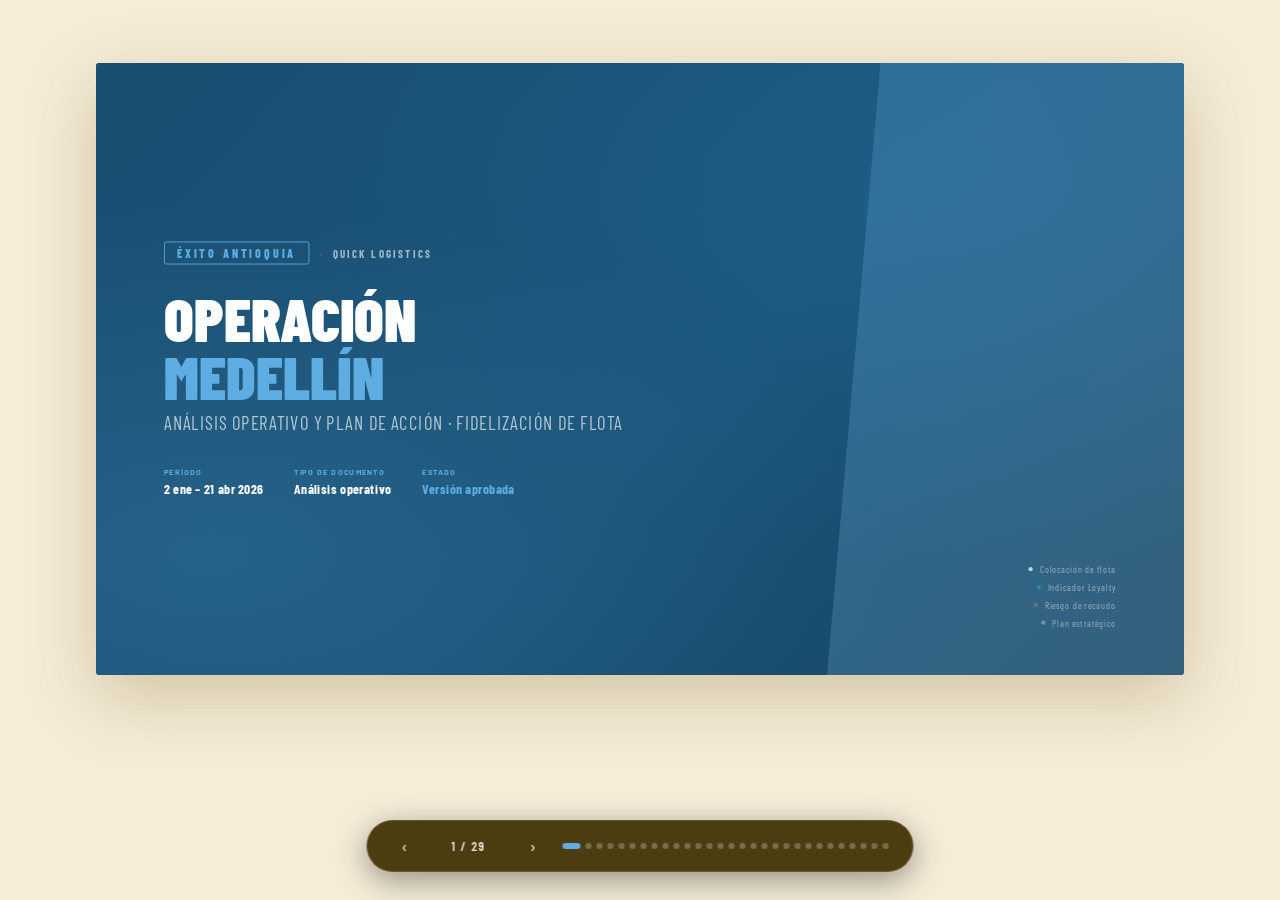
<file: index.html>
<!doctype html>
<html lang="es">
  <head>
    <meta charset="UTF-8" />
    <meta name="viewport" content="width=device-width, initial-scale=1.0" />
    <link rel="stylesheet" href="css/styles.css" />
    <title>QUICK · ÉXITO ANTIOQUIA · Operación Medellín</title>
    <link
      href="https://fonts.googleapis.com/css2?family=Barlow+Condensed:wght@400;600;700;800;900&family=Barlow:wght@300;400;500;600;700&display=swap"
      rel="stylesheet"
    />
  </head>
  <body>
    <div id="slideshow">
      <!-- ══════════════════════════════════════════════
     SLIDE 1 · COVER PRINCIPAL
════════════════════════════════════════════════ -->
      <div class="slide active" id="slide-1">
        <div class="cover-bg"></div>
        <div class="cover-geo"></div>
        <div class="cover-content">
          <div class="cover-eyebrow">
            <span class="exito-logo-text">Éxito Antioquia</span>
            <span style="color: rgba(255, 255, 255, 0.2); font-size: 18px"
              >·</span
            >
            <span class="quick-logo-text">Quick Logistics</span>
          </div>
          <div class="cover-title-main">
            OPERACIÓN<br /><span class="cover-title-accent">MEDELLÍN</span>
          </div>
          <div class="cover-subtitle">
            Análisis operativo y plan de acción · Fidelización de flota
          </div>
          <div class="cover-meta">
            <div class="cover-meta-item">
              <div class="cover-meta-label">Período</div>
              <div class="cover-meta-value">2 ene – 21 abr 2026</div>
            </div>
            <div class="cover-meta-item">
              <div class="cover-meta-label">Tipo de documento</div>
              <div class="cover-meta-value">Análisis operativo</div>
            </div>
            <div class="cover-meta-item">
              <div class="cover-meta-label">Estado</div>
              <div class="cover-meta-value" style="color: #5dade2">
                Versión aprobada
              </div>
            </div>
          </div>
        </div>
        <div class="cover-tags">
          <div class="cover-tag">
            <span class="cover-tag-dot" style="background: #aed6f1"></span
            >Colocación de flota
          </div>
          <div class="cover-tag">
            <span class="cover-tag-dot" style="background: #2e86c1"></span
            >Indicador Loyalty
          </div>
          <div class="cover-tag">
            <span class="cover-tag-dot" style="background: #6b7280"></span
            >Riesgo de recaudo
          </div>
          <div class="cover-tag">
            <span
              class="cover-tag-dot"
              style="background: rgba(255, 255, 255, 0.3)"
            ></span
            >Plan estratégico
          </div>
        </div>
      </div>

      <!-- ══════════════════════════════════════════════
     SLIDE 2 · COLOCACIÓN COVER
════════════════════════════════════════════════ -->
      <div class="slide" id="slide-2">
        <div class="slide-header-bar"></div>
        <div class="section-cover" style="height: 100%">
          <div class="section-cover-left">
            <div
              class="section-label"
              style="color: #5dade2; margin-bottom: 20px"
            >
              Módulo 1 · Colocación
            </div>
            <div
              style="
                font-family: &quot;Barlow Condensed&quot;, sans-serif;
                font-size: 42px;
                font-weight: 900;
                color: white;
                line-height: 1;
                text-transform: uppercase;
                margin-bottom: 12px;
              "
            >
              Posicionamiento<br />de Flota
            </div>
            <div
              style="
                font-size: 12px;
                color: rgba(255, 255, 255, 0.55);
                line-height: 1.6;
                margin-bottom: 28px;
              "
            >
              Análisis de colocación trimestral Q1 2026 · Desglose mensual y
              semanal
            </div>
            <div class="badge badge-yellow" style="align-self: flex-start">
              2 ene – 21 abr 2026
            </div>
          </div>
          <div class="section-cover-right">
            <div class="section-label">Indicadores clave</div>
            <div
              style="
                font-family: &quot;Barlow Condensed&quot;, sans-serif;
                font-size: 20px;
                font-weight: 800;
                color: #1a5276;
                margin-bottom: 28px;
              "
            >
              Solicitados / Colocados · Q1 2026
            </div>
            <div style="display: flex; gap: 24px; margin-bottom: 28px">
              <div>
                <div class="kpi-label">Solicitados</div>
                <div class="big-number">
                  611
                  <span style="font-size: 28px; color: var(--exito-slate)"
                    >veh</span
                  >
                </div>
              </div>
              <div style="width: 2px; background: var(--exito-border)"></div>
              <div>
                <div class="kpi-label">Colocados</div>
                <div class="big-number" style="color: #1a5276">
                  405
                  <span style="font-size: 28px; color: var(--exito-slate)"
                    >placas</span
                  >
                </div>
              </div>
            </div>
            <div class="kpi-card" style="border-left: 4px solid #5dade2">
              <div class="kpi-label">Colocación promedio Q1</div>
              <div class="kpi-value" style="font-size: 48px; color: #2e86c1">
                66,3%
              </div>
              <div class="kpi-sub">Brecha de −28,7 pp vs. target 95%</div>
            </div>
            <div
              style="
                margin-top: 14px;
                font-size: 10px;
                color: var(--exito-muted);
                line-height: 1.5;
                padding: 10px 14px;
                background: var(--exito-red-soft);
                border-radius: 6px;
                border-left: 3px solid #2e86c1;
              "
            >
              <strong style="color: #2e86c1"
                >Documento de trabajo · Versión aprobada 22-abr-2026</strong
              ><br />
              Reemplaza la metodología anterior basada en listado maestro
              estático
            </div>

            <!-- Tendencia mensual -->
            <div style="margin-top:18px">
              <div style="font-size:9px;font-weight:700;letter-spacing:.1em;color:var(--exito-muted);text-transform:uppercase;margin-bottom:10px">Efectividad mensual · Medellín</div>
              <div style="display:grid;grid-template-columns:repeat(4,1fr);gap:10px">
                <div style="background:var(--exito-light);border:1px solid var(--exito-border);border-radius:8px;padding:12px 14px;text-align:center">
                  <div style="font-size:9px;color:var(--exito-muted);margin-bottom:4px">Enero</div>
                  <div style="font-family:'Barlow Condensed',sans-serif;font-size:30px;font-weight:900;color:#e67e22;line-height:1">87,3%</div>
                  <div style="font-size:8px;color:var(--exito-muted);margin-top:3px">142 sol · 124 pos</div>
                  <div style="margin-top:6px;height:5px;background:#e8edf3;border-radius:3px;overflow:hidden"><div style="width:87.3%;height:100%;background:#e67e22;border-radius:3px"></div></div>
                </div>
                <div style="background:var(--exito-light);border:1px solid var(--exito-border);border-radius:8px;padding:12px 14px;text-align:center">
                  <div style="font-size:9px;color:var(--exito-muted);margin-bottom:4px">Febrero</div>
                  <div style="font-family:'Barlow Condensed',sans-serif;font-size:30px;font-weight:900;color:#e67e22;line-height:1">86,4%</div>
                  <div style="font-size:8px;color:var(--exito-muted);margin-top:3px">118 sol · 102 pos</div>
                  <div style="margin-top:6px;height:5px;background:#e8edf3;border-radius:3px;overflow:hidden"><div style="width:86.4%;height:100%;background:#e67e22;border-radius:3px"></div></div>
                </div>
                <div style="background:var(--exito-light);border:1px solid var(--exito-border);border-radius:8px;padding:12px 14px;text-align:center">
                  <div style="font-size:9px;color:var(--exito-muted);margin-bottom:4px">Marzo</div>
                  <div style="font-family:'Barlow Condensed',sans-serif;font-size:30px;font-weight:900;color:#2e86c1;line-height:1">68,5%</div>
                  <div style="font-size:8px;color:var(--exito-muted);margin-top:3px">143 sol · 98 pos</div>
                  <div style="margin-top:6px;height:5px;background:#e8edf3;border-radius:3px;overflow:hidden"><div style="width:68.5%;height:100%;background:#2e86c1;border-radius:3px"></div></div>
                </div>
                <div style="background:rgba(46,134,193,0.06);border:1px solid rgba(46,134,193,0.3);border-radius:8px;padding:12px 14px;text-align:center">
                  <div style="font-size:9px;color:var(--exito-muted);margin-bottom:4px">Abril</div>
                  <div style="font-family:'Barlow Condensed',sans-serif;font-size:30px;font-weight:900;color:#8e44ad;line-height:1">38,9%</div>
                  <div style="font-size:8px;color:var(--exito-muted);margin-top:3px">208 sol · 81 pos</div>
                  <div style="margin-top:6px;height:5px;background:#e8edf3;border-radius:3px;overflow:hidden"><div style="width:38.9%;height:100%;background:#8e44ad;border-radius:3px"></div></div>
                </div>
              </div>
              <div style="font-size:9px;color:var(--exito-muted);margin-top:8px">Target 95% · Deterioro progresivo · S12 (16 mar) marca el inicio del colapso operativo</div>
            </div>
          </div>
        </div>
      </div>

      <!-- ══════════════════════════════════════════════
     SLIDE 3 · TABLA MENSUAL
════════════════════════════════════════════════ -->
      <div class="slide" id="slide-3">
        <div class="slide-header-bar"></div>
        <div class="slide-content-full">
          <div
            style="
              display: flex;
              align-items: flex-start;
              justify-content: space-between;
              margin-bottom: 16px;
            "
          >
            <div>
              <div class="section-label">
                Indicador Colocación · Desglose Mensual
              </div>
              <div class="slide-title" style="font-size: 26px">
                De 87,3% en enero a 38,9% en abril
              </div>
              <div
                style="
                  font-size: 12px;
                  color: var(--exito-muted);
                  margin-top: 4px;
                "
              >
                Cuatro meses, cuatro niveles de deterioro
              </div>
            </div>
            <div style="display: flex; gap: 10px; align-items: center">
              <div
                class="kpi-card"
                style="text-align: center; padding: 12px 20px"
              >
                <div class="kpi-label">Total período</div>
                <div class="kpi-value" style="color: #2e86c1">66,3%</div>
                <div class="kpi-sub">−28,7pp vs. target 95%</div>
              </div>
            </div>
          </div>

          <div class="table-scroll">
            <table class="data-table">
              <thead>
                <tr>
                  <th>Mes</th>
                  <th>Solicitados</th>
                  <th>Puestos</th>
                  <th>Sin cubrir</th>
                  <th>% Cumpl.</th>
                  <th>Lectura</th>
                </tr>
              </thead>
              <tbody>
                <tr>
                  <td><strong>Enero</strong></td>
                  <td>142</td>
                  <td>124</td>
                  <td style="color: #27ae60; font-weight: 700">−18</td>
                  <td>
                    <span
                      style="
                        background: #ebf5fb;
                        color: #154360;
                        padding: 2px 8px;
                        border-radius: 10px;
                        font-weight: 700;
                        font-size: 11px;
                      "
                      >87,3%</span
                    >
                  </td>
                  <td style="color: var(--exito-slate); font-size: 10px">
                    Aceptable · cerca del target
                  </td>
                </tr>
                <tr>
                  <td><strong>Febrero</strong></td>
                  <td>118</td>
                  <td>102</td>
                  <td style="color: #e67e22; font-weight: 700">−16</td>
                  <td>
                    <span
                      style="
                        background: #ebf5fb;
                        color: #154360;
                        padding: 2px 8px;
                        border-radius: 10px;
                        font-weight: 700;
                        font-size: 11px;
                      "
                      >86,4%</span
                    >
                  </td>
                  <td style="color: var(--exito-slate); font-size: 10px">
                    Mantiene zona amarilla
                  </td>
                </tr>
                <tr>
                  <td><strong>Marzo</strong></td>
                  <td>143</td>
                  <td>98</td>
                  <td style="color: #2e86c1; font-weight: 700">−45</td>
                  <td>
                    <span
                      style="
                        background: #ebf5fb;
                        color: #1a5276;
                        padding: 2px 8px;
                        border-radius: 10px;
                        font-weight: 700;
                        font-size: 11px;
                      "
                      >68,5%</span
                    >
                  </td>
                  <td style="color: #2e86c1; font-size: 10px; font-weight: 600">
                    Punto de quiebre · S12 colapsa
                  </td>
                </tr>
                <tr>
                  <td><strong>Abril (al 21)</strong></td>
                  <td>208</td>
                  <td>81</td>
                  <td style="color: #8e44ad; font-weight: 700">−127</td>
                  <td>
                    <span
                      style="
                        background: #ebf5fb;
                        color: #1a5276;
                        padding: 2px 8px;
                        border-radius: 10px;
                        font-weight: 700;
                        font-size: 11px;
                      "
                      >38,9%</span
                    >
                  </td>
                  <td style="color: #8e44ad; font-size: 10px; font-weight: 600">
                    Crisis · demanda ×2, capacidad cae
                  </td>
                </tr>
                <tr style="background: #1a5276">
                  <td style="color: white; font-weight: 700; border: none">
                    TOTAL
                  </td>
                  <td
                    style="
                      color: white;
                      border: none;
                      font-family: &quot;Barlow Condensed&quot;, sans-serif;
                      font-size: 15px;
                      font-weight: 800;
                    "
                  >
                    611
                  </td>
                  <td
                    style="
                      color: white;
                      border: none;
                      font-family: &quot;Barlow Condensed&quot;, sans-serif;
                      font-size: 15px;
                      font-weight: 800;
                    "
                  >
                    405
                  </td>
                  <td style="color: #5dade2; border: none; font-weight: 700">
                    −206
                  </td>
                  <td style="border: none">
                    <span
                      style="
                        background: #2e86c1;
                        color: white;
                        padding: 2px 10px;
                        border-radius: 10px;
                        font-weight: 800;
                        font-size: 12px;
                      "
                      >66,3%</span
                    >
                  </td>
                  <td
                    style="
                      color: rgba(255, 255, 255, 0.6);
                      border: none;
                      font-size: 10px;
                    "
                  >
                    Brecha −28,7 pp vs. target 95%
                  </td>
                </tr>
              </tbody>
            </table>
          </div>

          <div class="obs-box">
            <div class="obs-box-title">Observación Estructural</div>
            <div class="obs-box-text">
              Las semanas S01–S11 (88,6% promedio) y las semanas S12–S17 (43,9%
              promedio) manejan prácticamente el mismo volumen solicitado (306
              vs. 305 unidades). Lo que cambia no es la demanda, es la capacidad
              de colocación. Por eso el diagnóstico es
              <strong style="color: #5dade2"
                >estructural, no estacional.</strong
              >
            </div>
          </div>

          <!-- Comparativo regional compacto Q1 -->
          <div style="margin-top:10px">
            <div class="section-label" style="margin-bottom:5px;font-size:9px;letter-spacing:.08em">Comparativo Q1 · Todas las regionales</div>
            <div style="display:flex;gap:6px;flex-wrap:wrap;align-items:center">
              <span style="display:inline-flex;align-items:center;gap:4px;background:#d5f5e3;color:#1e8449;border-radius:12px;padding:3px 10px;font-size:10px;font-weight:700">Cali 92,3%</span>
              <span style="display:inline-flex;align-items:center;gap:4px;background:#d5f5e3;color:#1e8449;border-radius:12px;padding:3px 10px;font-size:10px;font-weight:700">Costa 84,7%</span>
              <span style="display:inline-flex;align-items:center;gap:4px;background:#d5f5e3;color:#1e8449;border-radius:12px;padding:3px 10px;font-size:10px;font-weight:700">Eje Cafetero 98,9%</span>
              <span style="display:inline-flex;align-items:center;gap:4px;background:#d5f5e3;color:#1e8449;border-radius:12px;padding:3px 10px;font-size:10px;font-weight:700">Funza 94,9%</span>
              <span style="display:inline-flex;align-items:center;gap:4px;background:#ebf5fb;color:#1a5276;border:1px solid rgba(46,134,193,0.4);border-radius:12px;padding:3px 10px;font-size:10px;font-weight:700">Medellín 66,3% ⚠</span>
              <span style="display:inline-flex;align-items:center;gap:4px;background:var(--exito-light);color:var(--exito-slate);border:1px solid var(--exito-border);border-radius:12px;padding:3px 10px;font-size:10px;font-weight:700">Red total 85,9%</span>
            </div>
            <div style="font-size:9px;color:var(--exito-muted);margin-top:5px">Target 95% · Medellín es la única regional crítica · brecha −29pp vs. red excluyendo Medellín (93,8%)</div>
          </div>
        </div>
        <div class="footer-bar">
          <span class="footer-text"
            >Operación Éxito Antioquia · Análisis consolidado Q1 2026</span
          >
          <span class="footer-right">5 / 7</span>
        </div>
      </div>

      <!-- ══════════════════════════════════════════════
     SLIDE 4 · GRÁFICO SEMANAL
════════════════════════════════════════════════ -->
      <div class="slide" id="slide-4">
        <div class="slide-header-bar"></div>
        <div class="slide-content-full">
          <div style="margin-bottom: 14px">
            <div class="section-label">
              Indicador Colocación · Desglose Semanal
            </div>
            <div class="slide-title" style="font-size: 26px">
              El quiebre de la S12 es nítido
            </div>
            <div
              style="
                font-size: 11px;
                color: var(--exito-muted);
                margin-top: 3px;
              "
            >
              17 semanas operativas · línea de target 95% · semana 12 (16 mar)
              marca el inicio del colapso
            </div>
          </div>

          <div class="chart-container">
            <div class="bar-chart" style="height: 260px">
              <div class="target-line-label">TARGET 95%</div>
              <!-- Bars S01–S17 -->
              <div class="bar-group">
                <div class="bar-value">100%</div>
                <div
                  class="bar"
                  style="height: 100%; background: #27ae60"
                ></div>
                <div class="bar-label">
                  S01
                  <div class="bar-date">29 dic</div>
                </div>
              </div>
              <div class="bar-group">
                <div class="bar-value">93%</div>
                <div class="bar" style="height: 93%; background: #27ae60"></div>
                <div class="bar-label">
                  S02
                  <div class="bar-date">05 ene</div>
                </div>
              </div>
              <div class="bar-group">
                <div class="bar-value">—</div>
                <div class="bar" style="height: 0%; background: #27ae60"></div>
                <div class="bar-label">
                  S03
                  <div class="bar-date">12 ene</div>
                </div>
              </div>
              <div class="bar-group">
                <div class="bar-value">80%</div>
                <div class="bar" style="height: 80%; background: #5dade2"></div>
                <div class="bar-label">
                  S04
                  <div class="bar-date">19 ene</div>
                </div>
              </div>
              <div class="bar-group">
                <div class="bar-value">80%</div>
                <div class="bar" style="height: 80%; background: #5dade2"></div>
                <div class="bar-label">
                  S05
                  <div class="bar-date">26 ene</div>
                </div>
              </div>
              <div class="bar-group">
                <div class="bar-value">93%</div>
                <div class="bar" style="height: 93%; background: #27ae60"></div>
                <div class="bar-label">
                  S06
                  <div class="bar-date">02 feb</div>
                </div>
              </div>
              <div class="bar-group">
                <div class="bar-value">100%</div>
                <div
                  class="bar"
                  style="height: 100%; background: #27ae60"
                ></div>
                <div class="bar-label">
                  S07
                  <div class="bar-date">09 feb</div>
                </div>
              </div>
              <div class="bar-group">
                <div class="bar-value">76%</div>
                <div class="bar" style="height: 76%; background: #5dade2"></div>
                <div class="bar-label">
                  S08
                  <div class="bar-date">16 feb</div>
                </div>
              </div>
              <div class="bar-group">
                <div class="bar-value">80%</div>
                <div class="bar" style="height: 80%; background: #5dade2"></div>
                <div class="bar-label">
                  S09
                  <div class="bar-date">23 feb</div>
                </div>
              </div>
              <div class="bar-group">
                <div class="bar-value">100%</div>
                <div
                  class="bar"
                  style="height: 100%; background: #27ae60"
                ></div>
                <div class="bar-label">
                  S10
                  <div class="bar-date">02 mar</div>
                </div>
              </div>
              <div class="bar-group">
                <div class="bar-value">96%</div>
                <div class="bar" style="height: 96%; background: #27ae60"></div>
                <div class="bar-label">
                  S11
                  <div class="bar-date">09 mar</div>
                </div>
              </div>
              <div class="bar-group">
                <div class="bar-value">77%</div>
                <div class="bar" style="height: 77%; background: #5dade2"></div>
                <div class="bar-label">
                  S12
                  <div class="bar-date">16 mar</div>
                </div>
              </div>
              <div class="bar-group">
                <div class="bar-value">42%</div>
                <div
                  class="bar"
                  style="
                    height: 42%;
                    background: #2e86c1;
                    border: 2px solid #1a5276;
                  "
                ></div>
                <div class="bar-label" style="color: #2e86c1; font-weight: 700">
                  S13
                  <div class="bar-date">23 mar</div>
                </div>
              </div>
              <div class="bar-group">
                <div class="bar-value">32%</div>
                <div class="bar" style="height: 32%; background: #2e86c1"></div>
                <div class="bar-label" style="color: #2e86c1; font-weight: 700">
                  S14
                  <div class="bar-date">30 mar</div>
                </div>
              </div>
              <div class="bar-group">
                <div class="bar-value">30%</div>
                <div class="bar" style="height: 30%; background: #2e86c1"></div>
                <div class="bar-label" style="color: #2e86c1; font-weight: 700">
                  S15
                  <div class="bar-date">06 abr</div>
                </div>
              </div>
              <div class="bar-group">
                <div class="bar-value">40%</div>
                <div class="bar" style="height: 40%; background: #e67e22"></div>
                <div class="bar-label">
                  S16
                  <div class="bar-date">13 abr</div>
                </div>
              </div>
              <div class="bar-group">
                <div class="bar-value">62%</div>
                <div class="bar" style="height: 62%; background: #e67e22"></div>
                <div class="bar-label">
                  S17
                  <div class="bar-date">20 abr</div>
                </div>
              </div>
            </div>

            <div
              style="
                display: flex;
                gap: 10px;
                margin-top: 14px;
                align-items: flex-start;
              "
            >
              <div class="quiebre-marker" style="flex: 1">
                <div>
                  <div class="quiebre-label">
                    ⚡ Punto de quiebre · S12 · 16 mar
                  </div>
                </div>
              </div>
              <div
                style="
                  display: flex;
                  gap: 8px;
                  align-items: center;
                  flex-shrink: 0;
                "
              >
                <span
                  style="
                    display: inline-block;
                    width: 10px;
                    height: 10px;
                    background: #27ae60;
                    border-radius: 2px;
                  "
                ></span
                ><span style="font-size: 9px; color: var(--exito-muted)"
                  >Verde ≥95%</span
                >
                <span
                  style="
                    display: inline-block;
                    width: 10px;
                    height: 10px;
                    background: #5dade2;
                    border-radius: 2px;
                  "
                ></span
                ><span style="font-size: 9px; color: var(--exito-muted)"
                  >Amarillo 70-94%</span
                >
                <span
                  style="
                    display: inline-block;
                    width: 10px;
                    height: 10px;
                    background: #2e86c1;
                    border-radius: 2px;
                  "
                ></span
                ><span style="font-size: 9px; color: var(--exito-muted)"
                  >Rojo &lt;70%</span
                >
              </div>
            </div>

            <div class="chart-reading">
              <strong style="color: #1a5276">26 / 31 · Lectura:</strong> S01–S11
              oscilan en zona amarilla/verde · S12 marca el quiebre · S13–S15
              caen a zona roja sostenida · S17 muestra recuperación parcial pero
              sigue en naranja-rojo. No es un mes malo, son
              <strong>6 semanas continuas en crisis.</strong>
            </div>
          </div>
        </div>
        <div class="footer-bar">
          <span class="footer-text"
            >Operación Éxito Antioquia · Análisis consolidado Q1 2026</span
          >
          <span class="footer-right">5 / 7</span>
        </div>
      </div>

      <!-- SLIDE 5 - COLOCACION DETALLE GRAFICO -->
      <div class="slide" id="slide-5">
        <div class="slide-header-bar"></div>
        <div
          class="slide-content-full"
          style="display: flex; flex-direction: column; padding-bottom: 0"
        >
          <div style="margin-bottom: 6px; flex: 0 0 auto">
            <div class="section-label">
              Indicador Colocacion - Detalle Grafico
            </div>
            <div class="slide-title" style="font-size: 24px">
              Visualizacion complementaria - barras de colocacion
            </div>
          </div>
          <div
            style="
              flex: 1;
              display: grid;
              grid-template-columns: 1fr 1fr;
              gap: 12px;
              min-height: 0;
              padding: 0 8px 8px;
            "
          >
            <div
              style="
                display: flex;
                align-items: center;
                justify-content: center;
                background: #f8fafc;
                border: 1px solid #cbd5e1;
                border-radius: 10px;
                overflow: hidden;
                box-shadow: 0 2px 10px rgba(26, 26, 46, 0.08);
                padding: 6px;
              "
            >
              <img
                src="assets/charts/colocacion_detalle_1.png"
                alt="Detalle 1"
                style="
                  width: 100%;
                  height: 100%;
                  object-fit: contain;
                  display: block;
                "
              />
            </div>
            <div
              style="
                display: flex;
                align-items: center;
                justify-content: center;
                background: #f8fafc;
                border: 1px solid #cbd5e1;
                border-radius: 10px;
                overflow: hidden;
                box-shadow: 0 2px 10px rgba(26, 26, 46, 0.08);
                padding: 6px;
              "
            >
              <img
                src="assets/charts/colocacion_detalle_2.png"
                alt="Detalle 2"
                style="
                  width: 100%;
                  height: 100%;
                  object-fit: contain;
                  display: block;
                "
              />
            </div>
          </div>
        </div>
        <div class="footer-bar">
          <span class="footer-text"
            >Operacion Exito Antioquia - Analisis consolidado Q1 2026</span
          >
          <span class="footer-right">6 / 7</span>
        </div>
      </div>

      <!-- ══════════════════════════════════════════════
     SLIDE 6 · TENDENCIA MENSUAL POR REGIONAL
════════════════════════════════════════════════ -->
      <div class="slide" id="slide-6">
        <div class="slide-header-bar"></div>
        <div class="slide-content-full">

          <!-- Header -->
          <div style="display:flex;align-items:flex-start;justify-content:space-between;margin-bottom:12px">
            <div>
              <div class="section-label">Colocación · Tendencia mensual por regional</div>
              <div class="slide-title" style="font-size:24px">¿Medellín es el único caso o hay un patrón regional?</div>
              <div style="font-size:11px;color:var(--exito-muted);margin-top:3px">5 regionales · enero–abril 2026 · efectividad mensual e indicador Q1</div>
            </div>
            <div style="display:flex;gap:8px;align-items:center">
              <div class="kpi-card" style="text-align:center;padding:8px 16px">
                <div class="kpi-label">Red Q1</div>
                <div class="kpi-value" style="color:#27ae60;font-size:28px">85,9%</div>
                <div class="kpi-sub">excl. MDE: 93,8%</div>
              </div>
              <div class="kpi-card" style="text-align:center;padding:8px 16px;border-left:4px solid #2e86c1">
                <div class="kpi-label">Medellín vs red</div>
                <div class="kpi-value" style="color:#2e86c1;font-size:28px">−27pp</div>
                <div class="kpi-sub">única regional crítica</div>
              </div>
            </div>
          </div>

          <!-- Grid 5 regionales con sparkbars -->
          <div style="display:grid;grid-template-columns:repeat(5,1fr);gap:10px">

            <!-- CALI -->
            <div style="background:var(--exito-light);border:1px solid var(--exito-border);border-top:3px solid #27ae60;border-radius:10px;padding:12px 14px">
              <div style="font-family:'Barlow Condensed',sans-serif;font-size:13px;font-weight:900;color:#1a5276;letter-spacing:.07em;text-transform:uppercase">Cali</div>
              <div style="font-family:'Barlow Condensed',sans-serif;font-size:32px;font-weight:900;color:#27ae60;line-height:1;margin:4px 0 2px">92,3%</div>
              <div style="font-size:8.5px;color:var(--exito-muted);margin-bottom:10px">195 sol · 180 pos</div>
              <div style="display:flex;flex-direction:column;gap:4px">
                <div style="display:flex;align-items:center;gap:5px"><span style="font-size:8px;color:#888;width:10px">E</span><div style="flex:1;height:14px;background:#e8edf3;border-radius:3px;overflow:hidden;position:relative"><div style="position:absolute;left:0;top:0;bottom:0;width:98.1%;background:#27ae60;border-radius:3px"></div></div><span style="font-size:9px;font-weight:700;color:#1e8449;width:34px;text-align:right">98,1%</span></div>
                <div style="display:flex;align-items:center;gap:5px"><span style="font-size:8px;color:#888;width:10px">F</span><div style="flex:1;height:14px;background:#e8edf3;border-radius:3px;overflow:hidden;position:relative"><div style="position:absolute;left:0;top:0;bottom:0;width:100%;background:#27ae60;border-radius:3px"></div></div><span style="font-size:9px;font-weight:700;color:#1e8449;width:34px;text-align:right">100%</span></div>
                <div style="display:flex;align-items:center;gap:5px"><span style="font-size:8px;color:#888;width:10px">M</span><div style="flex:1;height:14px;background:#e8edf3;border-radius:3px;overflow:hidden;position:relative"><div style="position:absolute;left:0;top:0;bottom:0;width:81.8%;background:#e67e22;border-radius:3px"></div></div><span style="font-size:9px;font-weight:700;color:#e67e22;width:34px;text-align:right">81,8%</span></div>
                <div style="display:flex;align-items:center;gap:5px"><span style="font-size:8px;color:#888;width:10px">A</span><div style="flex:1;height:14px;background:#e8edf3;border-radius:3px;overflow:hidden;position:relative"><div style="position:absolute;left:0;top:0;bottom:0;width:100%;background:#27ae60;border-radius:3px"></div></div><span style="font-size:9px;font-weight:700;color:#1e8449;width:34px;text-align:right">100%</span></div>
              </div>
            </div>

            <!-- COSTA -->
            <div style="background:var(--exito-light);border:1px solid var(--exito-border);border-top:3px solid #27ae60;border-radius:10px;padding:12px 14px">
              <div style="font-family:'Barlow Condensed',sans-serif;font-size:13px;font-weight:900;color:#1a5276;letter-spacing:.07em;text-transform:uppercase">Costa</div>
              <div style="font-family:'Barlow Condensed',sans-serif;font-size:32px;font-weight:900;color:#27ae60;line-height:1;margin:4px 0 2px">84,7%</div>
              <div style="font-size:8.5px;color:var(--exito-muted);margin-bottom:10px">346 sol · 293 pos</div>
              <div style="display:flex;flex-direction:column;gap:4px">
                <div style="display:flex;align-items:center;gap:5px"><span style="font-size:8px;color:#888;width:10px">E</span><div style="flex:1;height:14px;background:#e8edf3;border-radius:3px;overflow:hidden;position:relative"><div style="position:absolute;left:0;top:0;bottom:0;width:70.8%;background:#e67e22;border-radius:3px"></div></div><span style="font-size:9px;font-weight:700;color:#e67e22;width:34px;text-align:right">70,8%</span></div>
                <div style="display:flex;align-items:center;gap:5px"><span style="font-size:8px;color:#888;width:10px">F</span><div style="flex:1;height:14px;background:#e8edf3;border-radius:3px;overflow:hidden;position:relative"><div style="position:absolute;left:0;top:0;bottom:0;width:100%;background:#27ae60;border-radius:3px"></div></div><span style="font-size:9px;font-weight:700;color:#1e8449;width:34px;text-align:right">100%</span></div>
                <div style="display:flex;align-items:center;gap:5px"><span style="font-size:8px;color:#888;width:10px">M</span><div style="flex:1;height:14px;background:#e8edf3;border-radius:3px;overflow:hidden;position:relative"><div style="position:absolute;left:0;top:0;bottom:0;width:93.9%;background:#27ae60;border-radius:3px"></div></div><span style="font-size:9px;font-weight:700;color:#1e8449;width:34px;text-align:right">93,9%</span></div>
                <div style="display:flex;align-items:center;gap:5px"><span style="font-size:8px;color:#888;width:10px">A</span><div style="flex:1;height:14px;background:#e8edf3;border-radius:3px;overflow:hidden;position:relative"><div style="position:absolute;left:0;top:0;bottom:0;width:71.6%;background:#e67e22;border-radius:3px"></div></div><span style="font-size:9px;font-weight:700;color:#e67e22;width:34px;text-align:right">71,6%</span></div>
              </div>
            </div>

            <!-- EJE CAFETERO -->
            <div style="background:var(--exito-light);border:1px solid var(--exito-border);border-top:3px solid #27ae60;border-radius:10px;padding:12px 14px">
              <div style="font-family:'Barlow Condensed',sans-serif;font-size:13px;font-weight:900;color:#1a5276;letter-spacing:.07em;text-transform:uppercase">Eje Cafetero</div>
              <div style="font-family:'Barlow Condensed',sans-serif;font-size:32px;font-weight:900;color:#27ae60;line-height:1;margin:4px 0 2px">98,9%</div>
              <div style="font-size:8.5px;color:var(--exito-muted);margin-bottom:10px">190 sol · 188 pos</div>
              <div style="display:flex;flex-direction:column;gap:4px">
                <div style="display:flex;align-items:center;gap:5px"><span style="font-size:8px;color:#888;width:10px">E</span><div style="flex:1;height:14px;background:#e8edf3;border-radius:3px;overflow:hidden;position:relative"><div style="position:absolute;left:0;top:0;bottom:0;width:96.9%;background:#27ae60;border-radius:3px"></div></div><span style="font-size:9px;font-weight:700;color:#1e8449;width:34px;text-align:right">96,9%</span></div>
                <div style="display:flex;align-items:center;gap:5px"><span style="font-size:8px;color:#888;width:10px">F</span><div style="flex:1;height:14px;background:#e8edf3;border-radius:3px;overflow:hidden;position:relative"><div style="position:absolute;left:0;top:0;bottom:0;width:100%;background:#27ae60;border-radius:3px"></div></div><span style="font-size:9px;font-weight:700;color:#1e8449;width:34px;text-align:right">100%</span></div>
                <div style="display:flex;align-items:center;gap:5px"><span style="font-size:8px;color:#888;width:10px">M</span><div style="flex:1;height:14px;background:#e8edf3;border-radius:3px;overflow:hidden;position:relative"><div style="position:absolute;left:0;top:0;bottom:0;width:100%;background:#27ae60;border-radius:3px"></div></div><span style="font-size:9px;font-weight:700;color:#1e8449;width:34px;text-align:right">100%</span></div>
                <div style="display:flex;align-items:center;gap:5px"><span style="font-size:8px;color:#888;width:10px">A</span><div style="flex:1;height:14px;background:#e8edf3;border-radius:3px;overflow:hidden;position:relative"><div style="position:absolute;left:0;top:0;bottom:0;width:100%;background:#27ae60;border-radius:3px"></div></div><span style="font-size:9px;font-weight:700;color:#1e8449;width:34px;text-align:right">100%</span></div>
              </div>
            </div>

            <!-- FUNZA -->
            <div style="background:var(--exito-light);border:1px solid var(--exito-border);border-top:3px solid #27ae60;border-radius:10px;padding:12px 14px">
              <div style="font-family:'Barlow Condensed',sans-serif;font-size:13px;font-weight:900;color:#1a5276;letter-spacing:.07em;text-transform:uppercase">Funza</div>
              <div style="font-family:'Barlow Condensed',sans-serif;font-size:32px;font-weight:900;color:#27ae60;line-height:1;margin:4px 0 2px">94,9%</div>
              <div style="font-size:8.5px;color:var(--exito-muted);margin-bottom:10px">980 sol · 930 pos</div>
              <div style="display:flex;flex-direction:column;gap:4px">
                <div style="display:flex;align-items:center;gap:5px"><span style="font-size:8px;color:#888;width:10px">E</span><div style="flex:1;height:14px;background:#e8edf3;border-radius:3px;overflow:hidden;position:relative"><div style="position:absolute;left:0;top:0;bottom:0;width:97%;background:#27ae60;border-radius:3px"></div></div><span style="font-size:9px;font-weight:700;color:#1e8449;width:34px;text-align:right">97,0%</span></div>
                <div style="display:flex;align-items:center;gap:5px"><span style="font-size:8px;color:#888;width:10px">F</span><div style="flex:1;height:14px;background:#e8edf3;border-radius:3px;overflow:hidden;position:relative"><div style="position:absolute;left:0;top:0;bottom:0;width:100%;background:#27ae60;border-radius:3px"></div></div><span style="font-size:9px;font-weight:700;color:#1e8449;width:34px;text-align:right">101,8%</span></div>
                <div style="display:flex;align-items:center;gap:5px"><span style="font-size:8px;color:#888;width:10px">M</span><div style="flex:1;height:14px;background:#e8edf3;border-radius:3px;overflow:hidden;position:relative"><div style="position:absolute;left:0;top:0;bottom:0;width:88.5%;background:#27ae60;border-radius:3px"></div></div><span style="font-size:9px;font-weight:700;color:#1e8449;width:34px;text-align:right">88,5%</span></div>
                <div style="display:flex;align-items:center;gap:5px"><span style="font-size:8px;color:#888;width:10px">A</span><div style="flex:1;height:14px;background:#e8edf3;border-radius:3px;overflow:hidden;position:relative"><div style="position:absolute;left:0;top:0;bottom:0;width:95.5%;background:#27ae60;border-radius:3px"></div></div><span style="font-size:9px;font-weight:700;color:#1e8449;width:34px;text-align:right">95,5%</span></div>
              </div>
            </div>

            <!-- MEDELLIN crítica -->
            <div style="background:rgba(46,134,193,0.06);border:1px solid rgba(46,134,193,0.35);border-top:3px solid #2e86c1;border-radius:10px;padding:12px 14px;position:relative">
              <div style="position:absolute;top:10px;right:10px;font-size:7px;font-weight:800;letter-spacing:.1em;background:#2e86c1;color:white;border-radius:3px;padding:2px 5px;text-transform:uppercase">Crítica</div>
              <div style="font-family:'Barlow Condensed',sans-serif;font-size:13px;font-weight:900;color:#1a5276;letter-spacing:.07em;text-transform:uppercase">Medellín</div>
              <div style="font-family:'Barlow Condensed',sans-serif;font-size:32px;font-weight:900;color:#2e86c1;line-height:1;margin:4px 0 2px">66,3%</div>
              <div style="font-size:8.5px;color:var(--exito-muted);margin-bottom:10px">611 sol · 405 pos</div>
              <div style="display:flex;flex-direction:column;gap:4px">
                <div style="display:flex;align-items:center;gap:5px"><span style="font-size:8px;color:#888;width:10px">E</span><div style="flex:1;height:14px;background:#e8edf3;border-radius:3px;overflow:hidden;position:relative"><div style="position:absolute;left:0;top:0;bottom:0;width:87.3%;background:#e67e22;border-radius:3px"></div></div><span style="font-size:9px;font-weight:700;color:#e67e22;width:34px;text-align:right">87,3%</span></div>
                <div style="display:flex;align-items:center;gap:5px"><span style="font-size:8px;color:#888;width:10px">F</span><div style="flex:1;height:14px;background:#e8edf3;border-radius:3px;overflow:hidden;position:relative"><div style="position:absolute;left:0;top:0;bottom:0;width:86.4%;background:#e67e22;border-radius:3px"></div></div><span style="font-size:9px;font-weight:700;color:#e67e22;width:34px;text-align:right">86,4%</span></div>
                <div style="display:flex;align-items:center;gap:5px"><span style="font-size:8px;color:#888;width:10px">M</span><div style="flex:1;height:14px;background:#e8edf3;border-radius:3px;overflow:hidden;position:relative"><div style="position:absolute;left:0;top:0;bottom:0;width:68.5%;background:#2e86c1;border-radius:3px"></div></div><span style="font-size:9px;font-weight:700;color:#2e86c1;width:34px;text-align:right">68,5%</span></div>
                <div style="display:flex;align-items:center;gap:5px"><span style="font-size:8px;color:#888;width:10px">A</span><div style="flex:1;height:14px;background:#e8edf3;border-radius:3px;overflow:hidden;position:relative"><div style="position:absolute;left:0;top:0;bottom:0;width:38.9%;background:#8e44ad;border-radius:3px"></div></div><span style="font-size:9px;font-weight:700;color:#8e44ad;width:34px;text-align:right">38,9%</span></div>
              </div>
            </div>
          </div>

          <!-- Total red footer -->
          <div style="margin-top:10px;padding:6px 14px;background:var(--exito-light);border:1px solid var(--exito-border);border-radius:8px;display:flex;align-items:center;gap:14px;flex-wrap:wrap">
            <span style="font-size:9px;font-weight:800;letter-spacing:.06em;color:#1a5276;text-transform:uppercase">Total red Q1</span>
            <span style="font-size:9px;color:var(--exito-muted)">Ene <strong style="color:#1a5276">90,9%</strong></span>
            <span style="font-size:9px;color:var(--exito-muted)">Feb <strong style="color:#27ae60">97,6%</strong></span>
            <span style="font-size:9px;color:var(--exito-muted)">Mar <strong style="color:#e67e22">85,3%</strong></span>
            <span style="font-size:9px;color:var(--exito-muted)">Abr <strong style="color:#2e86c1">68,7%</strong></span>
            <span style="margin-left:auto;font-family:'Barlow Condensed',sans-serif;font-size:20px;font-weight:900;color:#1a5276">85,9% Q1</span>
            <span style="font-size:8px;color:var(--exito-muted)">Target 95% · brecha −9,1pp</span>
          </div>

          <!-- Sparkline semanal Medellín S01–S17 -->
          <div style="margin-top:8px;padding:8px 14px 4px;background:var(--exito-light);border:1px solid var(--exito-border);border-radius:8px">
            <div style="font-size:8px;font-weight:800;letter-spacing:.07em;color:#1a5276;text-transform:uppercase;margin-bottom:2px">Tendencia semanal · Medellín (S01–S17) · quiebre S12</div>
            <svg viewBox="0 0 800 72" width="100%" height="72" style="overflow:visible;display:block">
              <!-- Background zones -->
              <rect x="20" y="23" width="768" height="44" fill="rgba(231,76,60,0.07)" rx="2"/>
              <rect x="20" y="5" width="768" height="18" fill="rgba(230,126,34,0.07)" rx="2"/>
              <rect x="20" y="2" width="768" height="3" fill="rgba(39,174,96,0.12)" rx="2"/>
              <!-- Target 95% line -->
              <line x1="20" y1="5" x2="788" y2="5" stroke="#27ae60" stroke-width="1" stroke-dasharray="4,3" opacity="0.55"/>
              <!-- 70% line -->
              <line x1="20" y1="23" x2="788" y2="23" stroke="#e67e22" stroke-width="0.8" stroke-dasharray="3,3" opacity="0.45"/>
              <!-- S12 breakpoint vertical -->
              <line x1="548" y1="2" x2="548" y2="67" stroke="#2e86c1" stroke-width="1.5" stroke-dasharray="3,2" opacity="0.7"/>
              <!-- Path S01–S02 -->
              <path d="M 20,2 L 68,7" fill="none" stroke="#2e86c1" stroke-width="2" stroke-linejoin="round" stroke-linecap="round"/>
              <!-- Path S04–S11 (green/yellow zone) -->
              <path d="M 164,15 L 212,15 L 260,7 L 308,2 L 356,20 L 404,15 L 452,2 L 500,4" fill="none" stroke="#27ae60" stroke-width="2" stroke-linejoin="round" stroke-linecap="round"/>
              <!-- Path S12–S17 (critical zone) -->
              <path d="M 500,4 L 548,18 L 596,41 L 644,48 L 692,50 L 740,43 L 788,28" fill="none" stroke="#e74c3c" stroke-width="2" stroke-linejoin="round" stroke-linecap="round"/>
              <!-- Dots -->
              <circle cx="20"  cy="2"  r="3.5" fill="#27ae60"/>
              <circle cx="68"  cy="7"  r="3.5" fill="#e67e22"/>
              <circle cx="116" cy="36" r="2.5" fill="#cbd5e0" opacity="0.4"/>
              <circle cx="164" cy="15" r="3.5" fill="#e67e22"/>
              <circle cx="212" cy="15" r="3.5" fill="#e67e22"/>
              <circle cx="260" cy="7"  r="3.5" fill="#e67e22"/>
              <circle cx="308" cy="2"  r="3.5" fill="#27ae60"/>
              <circle cx="356" cy="20" r="3.5" fill="#e67e22"/>
              <circle cx="404" cy="15" r="3.5" fill="#e67e22"/>
              <circle cx="452" cy="2"  r="3.5" fill="#27ae60"/>
              <circle cx="500" cy="4"  r="3.5" fill="#27ae60"/>
              <circle cx="548" cy="18" r="5"   fill="#2e86c1" stroke="white" stroke-width="1.5"/>
              <circle cx="596" cy="41" r="4"   fill="#e74c3c"/>
              <circle cx="644" cy="48" r="4"   fill="#e74c3c"/>
              <circle cx="692" cy="50" r="4"   fill="#e74c3c"/>
              <circle cx="740" cy="43" r="3.5" fill="#e74c3c"/>
              <circle cx="788" cy="28" r="3.5" fill="#e67e22"/>
              <!-- Week labels -->
              <text x="20"  y="64" font-size="7" fill="#888" text-anchor="middle">S01</text>
              <text x="68"  y="64" font-size="7" fill="#888" text-anchor="middle">S02</text>
              <text x="116" y="64" font-size="7" fill="#ccc" text-anchor="middle">—</text>
              <text x="164" y="64" font-size="7" fill="#888" text-anchor="middle">S04</text>
              <text x="212" y="64" font-size="7" fill="#888" text-anchor="middle">S05</text>
              <text x="260" y="64" font-size="7" fill="#888" text-anchor="middle">S06</text>
              <text x="308" y="64" font-size="7" fill="#888" text-anchor="middle">S07</text>
              <text x="356" y="64" font-size="7" fill="#888" text-anchor="middle">S08</text>
              <text x="404" y="64" font-size="7" fill="#888" text-anchor="middle">S09</text>
              <text x="452" y="64" font-size="7" fill="#888" text-anchor="middle">S10</text>
              <text x="500" y="64" font-size="7" fill="#888" text-anchor="middle">S11</text>
              <text x="548" y="64" font-size="7" fill="#2e86c1" text-anchor="middle" font-weight="700">S12⚡</text>
              <text x="596" y="64" font-size="7" fill="#e74c3c" text-anchor="middle">S13</text>
              <text x="644" y="64" font-size="7" fill="#e74c3c" text-anchor="middle">S14</text>
              <text x="692" y="64" font-size="7" fill="#e74c3c" text-anchor="middle">S15</text>
              <text x="740" y="64" font-size="7" fill="#888" text-anchor="middle">S16</text>
              <text x="788" y="64" font-size="7" fill="#888" text-anchor="middle">S17</text>
              <!-- Value labels on key points -->
              <text x="20"  y="0"  font-size="6.5" fill="#27ae60" text-anchor="middle">100%</text>
              <text x="308" y="0"  font-size="6.5" fill="#27ae60" text-anchor="middle">100%</text>
              <text x="548" y="16" font-size="6.5" fill="#2e86c1" text-anchor="middle">77%</text>
              <text x="692" y="48" font-size="6.5" fill="#e74c3c" text-anchor="middle">30%</text>
              <text x="788" y="26" font-size="6.5" fill="#e67e22" text-anchor="middle">62%</text>
            </svg>
          </div>

        </div>
        <div class="footer-bar">
          <span class="footer-text">Operación Éxito Antioquia · Colocación comparativo regional Q1 2026</span>
          <span class="footer-right">7 / 7</span>
        </div>
      </div>

      <!-- ══════════════════════════════════════════════
     SLIDE 8 · LOYALTY CATEGORÍAS
════════════════════════════════════════════════ -->
      <div class="slide" id="slide-8">
        <div class="slide-header-bar"></div>
        <div class="slide-content-full">
          <div style="margin-bottom: 12px">
            <div class="section-label">Indicador Loyalty v2 · Categorías</div>
            <div class="slide-title" style="font-size: 26px">
              Cinco niveles de Loyalty
            </div>
          </div>
          <div class="loyalty-grid">
            <!-- 01 -->
            <div class="loyalty-card lc-1">
              <div class="loyalty-num">01</div>
              <div class="loyalty-cat-name">HISTÓRICA FIJA</div>
              <div class="loyalty-stat">
                <span class="loyalty-stat-num">5</span
                ><span class="loyalty-stat-unit">placas</span>
              </div>
              <div class="loyalty-stat-label">PLACAS</div>
              <div class="loyalty-stat" style="margin-top: 8px">
                <span class="loyalty-stat-num">311</span
                ><span class="loyalty-stat-unit">svc</span>
              </div>
              <div class="loyalty-stat-label">SERVICIOS</div>
              <div class="loyalty-pct">
                70,7%<span class="loyalty-pct-label"> del volumen</span>
              </div>
              <div class="loyalty-criterio">
                <strong>Criterio:</strong> En listado maestro de fijas
                históricas<br /><strong>Lectura:</strong> Núcleo estructural de
                la operación
              </div>
            </div>
            <!-- 02 -->
            <div class="loyalty-card lc-2">
              <div class="loyalty-num">02</div>
              <div class="loyalty-cat-name">NUEVA FIJA</div>
              <div class="loyalty-stat">
                <span class="loyalty-stat-num">2</span
                ><span class="loyalty-stat-unit">placas</span>
              </div>
              <div class="loyalty-stat-label">PLACAS</div>
              <div class="loyalty-stat" style="margin-top: 8px">
                <span class="loyalty-stat-num">20</span
                ><span class="loyalty-stat-unit">svc</span>
              </div>
              <div class="loyalty-stat-label">SERVICIOS</div>
              <div class="loyalty-pct">
                4,5%<span class="loyalty-pct-label"> del volumen</span>
              </div>
              <div class="loyalty-criterio">
                <strong>Criterio:</strong> Vinculada como fija en el período<br /><strong
                  >Lectura:</strong
                >
                Incorporación reciente al núcleo
              </div>
            </div>
            <!-- 03 -->
            <div class="loyalty-card lc-3">
              <div class="loyalty-num">03</div>
              <div class="loyalty-cat-name">APOYO RECURRENTE</div>
              <div class="loyalty-stat">
                <span class="loyalty-stat-num">2</span
                ><span class="loyalty-stat-unit">placas</span>
              </div>
              <div class="loyalty-stat-label">PLACAS</div>
              <div class="loyalty-stat" style="margin-top: 8px">
                <span class="loyalty-stat-num">50</span
                ><span class="loyalty-stat-unit">svc</span>
              </div>
              <div class="loyalty-stat-label">SERVICIOS</div>
              <div class="loyalty-pct">
                11,4%<span class="loyalty-pct-label"> del volumen</span>
              </div>
              <div class="loyalty-criterio">
                <strong>Criterio:</strong> Loyalty ≥ 3 meses · no es fija<br /><strong
                  >Lectura:</strong
                >
                Presencia alta sin ser núcleo
              </div>
            </div>
            <!-- 04 -->
            <div class="loyalty-card lc-4">
              <div class="loyalty-num">04</div>
              <div class="loyalty-cat-name">APOYO INTERMITENTE</div>
              <div class="loyalty-stat">
                <span class="loyalty-stat-num">5</span
                ><span class="loyalty-stat-unit">placas</span>
              </div>
              <div class="loyalty-stat-label">PLACAS</div>
              <div class="loyalty-stat" style="margin-top: 8px">
                <span class="loyalty-stat-num">38</span
                ><span class="loyalty-stat-unit">svc</span>
              </div>
              <div class="loyalty-stat-label">SERVICIOS</div>
              <div class="loyalty-pct">
                8,6%<span class="loyalty-pct-label"> del volumen</span>
              </div>
              <div class="loyalty-criterio">
                <strong>Criterio:</strong> Loyalty = 2 meses<br /><strong
                  >Lectura:</strong
                >
                Dos meses, sin continuidad
              </div>
            </div>
            <!-- 05 -->
            <div class="loyalty-card lc-5">
              <div class="loyalty-num">05</div>
              <div class="loyalty-cat-name">ESPORÁDICA</div>
              <div class="loyalty-stat">
                <span class="loyalty-stat-num">6</span
                ><span class="loyalty-stat-unit">placas</span>
              </div>
              <div class="loyalty-stat-label">PLACAS</div>
              <div class="loyalty-stat" style="margin-top: 8px">
                <span class="loyalty-stat-num">21</span
                ><span class="loyalty-stat-unit">svc</span>
              </div>
              <div class="loyalty-stat-label">SERVICIOS</div>
              <div class="loyalty-pct">
                4,8%<span class="loyalty-pct-label"> del volumen</span>
              </div>
              <div class="loyalty-criterio">
                <strong>Criterio:</strong> Loyalty = 1 mes · no es fija<br /><strong
                  >Lectura:</strong
                >
                Un solo mes de actividad
              </div>
            </div>
          </div>
          <div class="loyalty-nota">
            <strong>Nota:</strong> Una placa con Loyalty alto y volumen bajo no
            es flota núcleo. Caso SAX583 (4 servicios, 4 meses) se clasifica
            como Apoyo recurrente, no como Fija.
          </div>
        </div>
        <div class="footer-bar">
          <span class="footer-text"
            >Operación Éxito Antioquia · Indicador Loyalty v2 · Q1 2026</span
          >
          <span class="footer-right">3 / 7</span>
        </div>
      </div>

      <!-- ══════════════════════════════════════════════
     SLIDE 9 · LOYALTY RETENCIÓN
════════════════════════════════════════════════ -->
      <div class="slide" id="slide-9">
        <div class="slide-header-bar"></div>
        <div class="slide-content-full">
          <div style="margin-bottom: 14px">
            <div class="section-label">
              Indicador Loyalty · Retención Trimestral
            </div>
            <div class="slide-title" style="font-size: 24px">
              Promedio trimestre 80,0% · el quiebre de flota coincide con el
              inicio del quiebre operativo
            </div>
          </div>
          <div class="retention-kpis">
            <div class="ret-card ret-card-green">
              <div class="ret-card-label">
                Promedio Q1 · Promedio aritmético de las tres transiciones
              </div>
              <div class="ret-card-value">80,0%</div>
            </div>
            <div class="ret-card ret-card-red">
              <div class="ret-card-label">Peor transición · Feb → Mar</div>
              <div class="ret-card-value">66,7%</div>
              <div class="ret-card-sub">
                4 placas perdidas. Coincide con el inicio del quiebre operativo
                (S12 · 16 mar).
              </div>
            </div>
          </div>
          <div class="table-scroll">
            <table class="data-table">
              <thead>
                <tr>
                  <th>Transición</th>
                  <th>Activas base</th>
                  <th>Loyalty</th>
                  <th>% Retención</th>
                  <th>Perdidas</th>
                  <th>Nuevas</th>
                  <th>Comentario</th>
                </tr>
              </thead>
              <tbody>
                <tr>
                  <td><strong>Enero → Febrero</strong></td>
                  <td>12</td>
                  <td>10</td>
                  <td>
                    <span
                      style="
                        background: #e8f5e9;
                        color: #2e7d32;
                        padding: 2px 8px;
                        border-radius: 10px;
                        font-weight: 700;
                        font-size: 11px;
                      "
                      >83,3%</span
                    >
                  </td>
                  <td style="color: #2e86c1; font-weight: 700">2</td>
                  <td style="color: #27ae60; font-weight: 700">+2</td>
                  <td style="font-size: 10px; color: var(--exito-slate)">
                    Comportamiento estable
                  </td>
                </tr>
                <tr style="background: rgba(46, 134, 193, 0.05)">
                  <td><strong>Febrero → Marzo</strong></td>
                  <td>12</td>
                  <td>8</td>
                  <td>
                    <span
                      style="
                        background: #ebf5fb;
                        color: #1a5276;
                        padding: 2px 8px;
                        border-radius: 10px;
                        font-weight: 700;
                        font-size: 11px;
                      "
                      >66,7%</span
                    >
                  </td>
                  <td style="color: #2e86c1; font-weight: 700; font-size: 15px">
                    4
                  </td>
                  <td style="color: #27ae60; font-weight: 700">+2</td>
                  <td style="font-size: 10px; color: #2e86c1; font-weight: 600">
                    Pérdida de 4 placas que sostenían volumen
                  </td>
                </tr>
                <tr>
                  <td><strong>Marzo → Abril*</strong></td>
                  <td>10</td>
                  <td>9</td>
                  <td>
                    <span
                      style="
                        background: #e8f5e9;
                        color: #2e7d32;
                        padding: 2px 8px;
                        border-radius: 10px;
                        font-weight: 700;
                        font-size: 11px;
                      "
                      >90,0%</span
                    >
                  </td>
                  <td style="color: #2e86c1; font-weight: 700">3</td>
                  <td style="color: #27ae60; font-weight: 700">+4</td>
                  <td style="font-size: 10px; color: var(--exito-slate)">
                    7 retenidas + 2 nuevas fijas (regla de ajuste)
                  </td>
                </tr>
              </tbody>
            </table>
          </div>
          <div
            style="
              margin-top: 12px;
              font-size: 10px;
              color: var(--exito-muted);
              line-height: 1.6;
              padding: 10px 14px;
              background: var(--exito-light);
              border-radius: 6px;
              border: 1px solid var(--exito-border);
            "
          >
            <strong>* Mar → Abr</strong> aplica regla de ajuste: las 2 nuevas
            fijas (PUN505 + EST515) suman al numerador. Sin ajuste, retención
            natural sería 70%.
          </div>
        </div>
        <div class="footer-bar">
          <span class="footer-text"
            >Operación Éxito Antioquia · Indicador Loyalty v2 · Q1 2026</span
          >
          <span class="footer-right">4 / 7</span>
        </div>
      </div>

      <!-- ══════════════════════════════════════════════
     SLIDE 10 · DETALLE POR PLACA
════════════════════════════════════════════════ -->
      <div class="slide" id="slide-10">
        <div class="slide-header-bar"></div>
        <div class="slide-content-full">
          <div style="margin-bottom: 12px">
            <div class="section-label">
              Indicador Loyalty · Detalle por Placa
            </div>
            <div class="slide-title" style="font-size: 24px">
              Loyalty de las 20 placas del trimestre
            </div>
            <div
              style="
                font-size: 11px;
                color: var(--exito-muted);
                margin-top: 3px;
              "
            >
              Una fila por placa · ordenadas por volumen · categoría asignada
              según metodología v2
            </div>
          </div>
          <div class="placa-two-col">
            <div class="table-scroll" style="max-height: 400px">
              <table class="data-table">
                <thead>
                  <tr>
                    <th>#</th>
                    <th>Placa</th>
                    <th>Svc</th>
                    <th>Loy</th>
                    <th>Últ. mes</th>
                    <th>Categoría</th>
                  </tr>
                </thead>
                <tbody>
                  <tr>
                    <td>1</td>
                    <td><strong>SWX289</strong></td>
                    <td>108</td>
                    <td>4</td>
                    <td>Abril</td>
                    <td><span class="cat-badge cat-hist">Hist. fija</span></td>
                  </tr>
                  <tr>
                    <td>2</td>
                    <td><strong>TRH279</strong></td>
                    <td>69</td>
                    <td>4</td>
                    <td>Abril</td>
                    <td><span class="cat-badge cat-hist">Hist. fija</span></td>
                  </tr>
                  <tr>
                    <td>3</td>
                    <td><strong>PUN256</strong></td>
                    <td>66</td>
                    <td>4</td>
                    <td>Abril</td>
                    <td><span class="cat-badge cat-hist">Hist. fija</span></td>
                  </tr>
                  <tr>
                    <td>4</td>
                    <td><strong>LKP003</strong></td>
                    <td>52</td>
                    <td>4</td>
                    <td>Abril</td>
                    <td><span class="cat-badge cat-hist">Hist. fija</span></td>
                  </tr>
                  <tr>
                    <td>5</td>
                    <td><strong>TFW188</strong></td>
                    <td>46</td>
                    <td>3</td>
                    <td>Marzo</td>
                    <td>
                      <span class="cat-badge cat-recur">Apoyo recur.</span>
                    </td>
                  </tr>
                  <tr>
                    <td>6</td>
                    <td><strong>PXK207</strong></td>
                    <td>16</td>
                    <td>4</td>
                    <td>Abril</td>
                    <td><span class="cat-badge cat-hist">Hist. fija</span></td>
                  </tr>
                  <tr>
                    <td>7</td>
                    <td><strong>PUN505</strong></td>
                    <td>15</td>
                    <td>1</td>
                    <td>Abril</td>
                    <td><span class="cat-badge cat-nueva">Nueva fija</span></td>
                  </tr>
                  <tr>
                    <td>8</td>
                    <td><strong>KTN391</strong></td>
                    <td>12</td>
                    <td>2</td>
                    <td>Febrero</td>
                    <td>
                      <span class="cat-badge cat-interm">Apoyo interm.</span>
                    </td>
                  </tr>
                  <tr>
                    <td>9</td>
                    <td><strong>EQW902</strong></td>
                    <td>11</td>
                    <td>2</td>
                    <td>Febrero</td>
                    <td>
                      <span class="cat-badge cat-interm">Apoyo interm.</span>
                    </td>
                  </tr>
                  <tr>
                    <td>10</td>
                    <td><strong>LKM527</strong></td>
                    <td>11</td>
                    <td>1</td>
                    <td>Enero</td>
                    <td><span class="cat-badge cat-espor">Esporádica</span></td>
                  </tr>
                </tbody>
              </table>
            </div>
            <div class="table-scroll" style="max-height: 400px">
              <table class="data-table">
                <thead>
                  <tr>
                    <th>#</th>
                    <th>Placa</th>
                    <th>Svc</th>
                    <th>Loy</th>
                    <th>Últ. mes</th>
                    <th>Categoría</th>
                  </tr>
                </thead>
                <tbody>
                  <tr>
                    <td>11</td>
                    <td><strong>SNQ930</strong></td>
                    <td>9</td>
                    <td>2</td>
                    <td>Abril</td>
                    <td>
                      <span class="cat-badge cat-interm">Apoyo interm.</span>
                    </td>
                  </tr>
                  <tr>
                    <td>12</td>
                    <td><strong>LGV146</strong></td>
                    <td>6</td>
                    <td>1</td>
                    <td>Enero</td>
                    <td><span class="cat-badge cat-espor">Esporádica</span></td>
                  </tr>
                  <tr>
                    <td>13</td>
                    <td><strong>EST515</strong></td>
                    <td>5</td>
                    <td>1</td>
                    <td>Abril</td>
                    <td><span class="cat-badge cat-nueva">Nueva fija</span></td>
                  </tr>
                  <tr>
                    <td>14</td>
                    <td><strong>SAX583</strong></td>
                    <td>4</td>
                    <td>4</td>
                    <td>Abril</td>
                    <td>
                      <span class="cat-badge cat-recur">Apoyo recur.</span>
                    </td>
                  </tr>
                  <tr>
                    <td>15</td>
                    <td><strong>VCJ342</strong></td>
                    <td>4</td>
                    <td>2</td>
                    <td>Febrero</td>
                    <td>
                      <span class="cat-badge cat-interm">Apoyo interm.</span>
                    </td>
                  </tr>
                  <tr>
                    <td>16</td>
                    <td><strong>VDQ248</strong></td>
                    <td>2</td>
                    <td>2</td>
                    <td>Marzo</td>
                    <td>
                      <span class="cat-badge cat-interm">Apoyo interm.</span>
                    </td>
                  </tr>
                  <tr>
                    <td>17</td>
                    <td><strong>JLL226</strong></td>
                    <td>1</td>
                    <td>1</td>
                    <td>Abril</td>
                    <td><span class="cat-badge cat-espor">Esporádica</span></td>
                  </tr>
                  <tr>
                    <td>18</td>
                    <td><strong>SNY924</strong></td>
                    <td>1</td>
                    <td>1</td>
                    <td>Febrero</td>
                    <td><span class="cat-badge cat-espor">Esporádica</span></td>
                  </tr>
                  <tr>
                    <td>19</td>
                    <td><strong>TSS421</strong></td>
                    <td>1</td>
                    <td>1</td>
                    <td>Marzo</td>
                    <td><span class="cat-badge cat-espor">Esporádica</span></td>
                  </tr>
                  <tr>
                    <td>20</td>
                    <td><strong>WLW453</strong></td>
                    <td>1</td>
                    <td>1</td>
                    <td>Abril</td>
                    <td><span class="cat-badge cat-espor">Esporádica</span></td>
                  </tr>
                </tbody>
              </table>
            </div>
          </div>
        </div>
        <div class="footer-bar">
          <span class="footer-text"
            >Operación Éxito Antioquia · Indicador Loyalty v2 · Q1 2026</span
          >
          <span class="footer-right">5 / 7</span>
        </div>
      </div>

      <!-- ══════════════════════════════════════════════
     SLIDE 11 · LOGRO DE GESTIÓN
════════════════════════════════════════════════ -->
      <div class="slide" id="slide-11">
        <div class="slide-header-bar"></div>
        <div class="slide-content-full">
          <div style="margin-bottom: 12px">
            <div class="section-label">
              Indicador Loyalty · Logro de Gestión
            </div>
            <div class="slide-title" style="font-size: 26px">
              Vinculación de dos placas fijas nuevas en abril
            </div>
            <div
              style="
                font-size: 11px;
                color: var(--exito-muted);
                margin-top: 3px;
              "
            >
              PUN505 y EST515 ingresan al núcleo · la flota fija pasa de 5 a 7
              placas sin interrupción del volumen
            </div>
          </div>
          <div class="logro-hero">
            <div class="placa-card">
              <div class="placa-card-label">Nueva Fija</div>
              <div class="placa-card-name">PUN505</div>
              <div class="placa-card-sub">
                15 servicios en abril · vinculada el 10 de abril
              </div>
            </div>
            <div class="placa-card">
              <div class="placa-card-label">Nueva Fija</div>
              <div class="placa-card-name">EST515</div>
              <div class="placa-card-sub">
                5 servicios en abril · vinculada el 17 de abril
              </div>
            </div>
            <div class="flota-total-card">
              <div
                style="
                  font-size: 9px;
                  font-weight: 700;
                  letter-spacing: 0.15em;
                  text-transform: uppercase;
                  opacity: 0.8;
                  margin-bottom: 4px;
                "
              >
                Flota fija actual
              </div>
              <div class="flota-total-num">7</div>
              <div class="flota-total-label">
                placas<br />5 históricas + 2 nuevas en abril 2026
              </div>
            </div>
          </div>
          <div class="narrativa-box">
            <div class="narrativa-label">Narrativa Ejecutiva</div>
            <div class="narrativa-quote">
              "En abril 2026 se vincularon 2 nuevas placas fijas a la operación
              Éxito Antioquia"
            </div>
            <div class="narrativa-text">
              Aportaron 20 servicios en su primer mes de operación y sostuvieron
              el tamaño de la flota activa de la cuenta en un mes donde las
              esporádicas bajaron a 8 servicios.
            </div>
          </div>
        </div>
        <div class="footer-bar">
          <span class="footer-text"
            >Operación Éxito Antioquia · Análisis consolidado Q1 2026</span
          >
          <span class="footer-right">4 / 7</span>
        </div>
      </div>

      <!-- ══════════════════════════════════════════════
     SLIDE 12 · RIESGO COVER
════════════════════════════════════════════════ -->
      <div
        class="slide"
        id="slide-12"
        style="background: #1a5276; color: white; flex-direction: row"
      >
        <div
          style="
            position: absolute;
            inset: 0;
            background:
              radial-gradient(
                ellipse at 20% 50%,
                rgba(46, 134, 193, 0.2) 0%,
                transparent 60%
              ),
              radial-gradient(
                ellipse at 85% 20%,
                rgba(245, 168, 0, 0.1) 0%,
                transparent 50%
              );
          "
        ></div>
        <div class="slide-header-bar"></div>
        <div class="dark-cover-content" style="position: relative; z-index: 2">
          <div class="dark-cover-left">
            <div
              style="
                font-size: 9px;
                font-weight: 700;
                letter-spacing: 0.2em;
                text-transform: uppercase;
                color: #2e86c1;
                margin-bottom: 16px;
              "
            >
              Módulo 2 · Riesgo de Recaudo
            </div>
            <div class="dark-cover-title">
              RIESGO DE<br />EFECTIVO<br /><span style="color: #5dade2"
                >POR MACROZONA</span
              >
            </div>
            <div class="dark-cover-desc">
              Servicios, recaudo en efectivo (Contado + Contraentrega) y
              clientes top en cada zona de Antioquia. Foco: dinero físico que
              cargan los conductores en zonas con presencia de estructuras
              criminales.
            </div>
            <div class="badge badge-yellow" style="align-self: flex-start">
              Ene – Abr 2026
            </div>
          </div>
          <div class="dark-cover-right">
            <div class="dark-kpi">
              <div class="dark-kpi-label">Período</div>
              <div class="dark-kpi-value" style="font-size: 22px">
                Ene – Abr 2026
              </div>
            </div>
            <div class="dark-kpi">
              <div class="dark-kpi-label">Servicios totales</div>
              <div class="dark-kpi-value">3.246</div>
            </div>
            <div class="dark-kpi">
              <div class="dark-kpi-label">Efectivo expuesto</div>
              <div class="dark-kpi-value" style="color: #5dade2">$1.50MM</div>
              <div class="dark-kpi-sub">COP · Contado + Contraentrega</div>
            </div>
          </div>
        </div>
      </div>

      <!-- SLIDE 13 - MAPA OVERVIEW ANTIOQUIA -->
      <div class="slide" id="slide-13">
        <div class="slide-header-bar"></div>
        <div
          class="slide-content-full"
          style="display: flex; flex-direction: column"
        >
          <div style="margin-bottom: 8px">
            <div class="section-label">
              Riesgo de Efectivo - Mapa Consolidado
            </div>
            <div class="slide-title" style="font-size: 26px">
              Macrozonas de la Operacion Exito Antioquia
            </div>
            <div style="font-size: 11px; color: #64748b; margin-top: 3px">
              Distribucion geografica de las 9 macrozonas que concentran el 87%
              de los servicios con recaudo en efectivo
            </div>
          </div>
          <div
            style="
              flex: 1;
              display: flex;
              align-items: center;
              justify-content: center;
              padding: 6px 36px 16px;
              min-height: 0;
            "
          >
            <img
              src="assets/charts/chart_3.png"
              alt="Mapa overview macrozonas"
              style="
                max-width: 100%;
                max-height: 100%;
                border-radius: 10px;
                border: 1px solid #cbd5e1;
                box-shadow: 0 4px 18px rgba(26, 26, 46, 0.08);
                object-fit: contain;
                display: block;
              "
            />
          </div>
        </div>
        <div class="footer-bar">
          <span class="footer-text"
            >Operacion Exito Antioquia - Riesgo de recaudo en efectivo - Q1
            2026</span
          >
          <span class="footer-right">1 / 13</span>
        </div>
      </div>

      <!-- ══════════════════════════════════════════════
     SLIDE 14 · CLASIFICACIÓN DE RIESGO (tabla unificada)
════════════════════════════════════════════════ -->
      <div class="slide" id="slide-14">
        <div class="slide-header-bar"></div>
        <div class="slide-content-full">
          <div style="margin-bottom: 12px">
            <div class="section-label">
              Clasificación de Riesgo · Tabla completa · Basada en distribución real
            </div>
            <div class="slide-title" style="font-size: 24px">
              Según máximos, P90 y días en zona crítica (&gt;$8M)
            </div>
          </div>
          <div class="table-scroll">
            <table class="data-table">
              <thead>
                <tr>
                  <th>Placa</th>
                  <th>Riesgo</th>
                  <th>Recaudo total</th>
                  <th>Días op.</th>
                  <th>Mediana/día</th>
                  <th>P75</th>
                  <th>P90</th>
                  <th>Máximo</th>
                  <th>Días &gt;$8M</th>
                  <th>Días &gt;$15M</th>
                </tr>
              </thead>
              <tbody>
                <tr>
                  <td><strong>PUN256</strong></td>
                  <td><span class="risk-tag risk-critico">Crítico</span></td>
                  <td>$408M</td><td>47</td><td>$6.3M</td><td>$12.0M</td><td>$18.5M</td>
                  <td style="color:#2e86c1;font-weight:700">$31.2M</td>
                  <td><span style="background:#ebf5fb;color:#1a5276;padding:2px 8px;border-radius:10px;font-weight:700;font-size:11px">17</span></td>
                  <td style="font-weight:700">7</td>
                </tr>
                <tr>
                  <td><strong>SWX289</strong></td>
                  <td><span class="risk-tag risk-alto">Alto</span></td>
                  <td>$358M</td><td>72</td><td>$4.1M</td><td>$6.7M</td><td>$11.2M</td>
                  <td>$16.0M</td>
                  <td><span style="background:#ebf5fb;color:#1a5276;padding:2px 8px;border-radius:10px;font-weight:700;font-size:11px">14</span></td>
                  <td>1</td>
                </tr>
                <tr>
                  <td><strong>TRH279</strong></td>
                  <td><span class="risk-tag risk-critico">Crítico</span></td>
                  <td>$227M</td><td>45</td><td>$4.0M</td><td>$6.0M</td><td>$8.8M</td>
                  <td style="color:#2e86c1;font-weight:700">$28.5M</td>
                  <td><span style="background:#ebf5fb;color:#154360;padding:2px 8px;border-radius:10px;font-weight:700;font-size:11px">8</span></td>
                  <td>3</td>
                </tr>
                <tr>
                  <td><strong>LKP003</strong></td>
                  <td><span class="risk-tag risk-alto">Alto</span></td>
                  <td>$186M</td><td>45</td><td>$3.8M</td><td>$6.1M</td><td>$7.7M</td>
                  <td>$10.5M</td><td>4</td><td>—</td>
                </tr>
                <tr>
                  <td><strong>TFW188</strong></td>
                  <td><span class="risk-tag risk-critico">Crítico</span></td>
                  <td>$143M</td><td>43</td><td>$2.4M</td><td>$4.1M</td><td>$5.0M</td>
                  <td style="color:#2e86c1;font-weight:700">$22.2M</td><td>2</td><td>1</td>
                </tr>
                <tr>
                  <td><strong>EQW902</strong></td>
                  <td><span class="risk-tag risk-alto">Alto</span></td>
                  <td>$43M</td><td>10</td><td>$3.5M</td><td>$5.8M</td><td>$9.1M</td>
                  <td>$11.2M</td><td>2</td><td>—</td>
                </tr>
                <tr>
                  <td><strong>PXK207</strong></td>
                  <td><span class="risk-tag risk-alto">Alto</span></td>
                  <td>$43M</td><td>8</td><td>$5.0M</td><td>$6.2M</td><td>$8.6M</td>
                  <td>$12.9M</td><td>1</td><td>—</td>
                </tr>
                <tr>
                  <td><strong>LKM527</strong></td>
                  <td><span class="risk-tag risk-moderado">Moderado</span></td>
                  <td>$41M</td><td>11</td><td>$2.7M</td><td>$6.1M</td><td>$7.9M</td>
                  <td>$8.7M</td><td>1</td><td>—</td>
                </tr>
              </tbody>
            </table>
          </div>
        </div>
        <div class="footer-bar">
          <span class="footer-text"
            >Operación Éxito Antioquia · Análisis consolidado Q1 2026</span
          >
          <span class="footer-right">4 / 7</span>
        </div>
      </div>

      <!-- ══════════════════════════════════════════════
     SLIDE 16 · DISTRIBUCIÓN DE RIESGO
════════════════════════════════════════════════ -->
      <div class="slide" id="slide-16">
        <div class="slide-header-bar"></div>
        <div class="slide-content-full">
          <div style="margin-bottom: 14px">
            <div class="section-label">
              Distribución de Riesgo · Datos agrupados
            </div>
            <div class="slide-title" style="font-size: 26px">
              Clasificación según máximos, P90 y días en zona crítica (&gt;$8M)
            </div>
          </div>

          <div class="risk-row">
            <div
              class="risk-level-badge"
              style="background: #e8f5e9; color: #2e7d32"
            >
              BAJO
            </div>
            <div class="risk-range">$1K – $2M</div>
            <div class="risk-bar-wrap">
              <div
                class="risk-bar-fill"
                style="width: 29.3%; background: #27ae60"
              ></div>
            </div>
            <div class="risk-stats">
              <div class="risk-stat">
                <div class="risk-stat-val">94 días</div>
                <div class="risk-stat-label">días</div>
              </div>
              <div class="risk-stat">
                <div class="risk-stat-val">29,3%</div>
                <div class="risk-stat-label">% días</div>
              </div>
              <div class="risk-stat">
                <div class="risk-stat-val">5,5%</div>
                <div class="risk-stat-label">% recaudo</div>
              </div>
            </div>
          </div>
          <div class="risk-row">
            <div
              class="risk-level-badge"
              style="background: #e8f5e9; color: #2e7d32"
            >
              BAJO
            </div>
            <div class="risk-range">$2M – $5M</div>
            <div class="risk-bar-wrap">
              <div
                class="risk-bar-fill"
                style="width: 37.4%; background: #52b788"
              ></div>
            </div>
            <div class="risk-stats">
              <div class="risk-stat">
                <div class="risk-stat-val">120 días</div>
                <div class="risk-stat-label">días</div>
              </div>
              <div class="risk-stat">
                <div class="risk-stat-val">37,4%</div>
                <div class="risk-stat-label">% días</div>
              </div>
              <div class="risk-stat">
                <div class="risk-stat-val">27,4%</div>
                <div class="risk-stat-label">% recaudo</div>
              </div>
            </div>
          </div>
          <div class="risk-row">
            <div
              class="risk-level-badge"
              style="background: #ebf5fb; color: #154360"
            >
              MODERADO
            </div>
            <div class="risk-range">$5M – $8M</div>
            <div class="risk-bar-wrap">
              <div
                class="risk-bar-fill"
                style="width: 17.8%; background: #5dade2"
              ></div>
            </div>
            <div class="risk-stats">
              <div class="risk-stat">
                <div class="risk-stat-val">57 días</div>
                <div class="risk-stat-label">días</div>
              </div>
              <div class="risk-stat">
                <div class="risk-stat-val">17,8%</div>
                <div class="risk-stat-label">% días</div>
              </div>
              <div class="risk-stat">
                <div class="risk-stat-val">23,3%</div>
                <div class="risk-stat-label">% recaudo</div>
              </div>
            </div>
          </div>
          <div
            class="risk-row"
            style="
              background: rgba(230, 126, 34, 0.06);
              border-color: rgba(230, 126, 34, 0.2);
            "
          >
            <div
              class="risk-level-badge"
              style="background: #ffe4cc; color: #e67e22"
            >
              ALTO
            </div>
            <div class="risk-range">$8M – $12M</div>
            <div class="risk-bar-wrap">
              <div
                class="risk-bar-fill"
                style="width: 8.7%; background: #e67e22"
              ></div>
            </div>
            <div class="risk-stats">
              <div class="risk-stat">
                <div class="risk-stat-val">28 días</div>
                <div class="risk-stat-label">días</div>
              </div>
              <div class="risk-stat">
                <div class="risk-stat-val">8,7%</div>
                <div class="risk-stat-label">% días</div>
              </div>
              <div class="risk-stat">
                <div class="risk-stat-val">17,7%</div>
                <div class="risk-stat-label">% recaudo</div>
              </div>
            </div>
          </div>
          <div
            class="risk-row"
            style="
              background: rgba(46, 134, 193, 0.06);
              border-color: rgba(46, 134, 193, 0.2);
            "
          >
            <div
              class="risk-level-badge"
              style="background: #ebf5fb; color: #1a5276"
            >
              CRÍTICO
            </div>
            <div class="risk-range">$12M – $20M</div>
            <div class="risk-bar-wrap">
              <div
                class="risk-bar-fill"
                style="width: 5%; background: #2e86c1"
              ></div>
            </div>
            <div class="risk-stats">
              <div class="risk-stat">
                <div class="risk-stat-val">16 días</div>
                <div class="risk-stat-label">días</div>
              </div>
              <div class="risk-stat">
                <div class="risk-stat-val">5,0%</div>
                <div class="risk-stat-label">% días</div>
              </div>
              <div class="risk-stat">
                <div class="risk-stat-val">15,8%</div>
                <div class="risk-stat-label">% recaudo</div>
              </div>
            </div>
          </div>
          <div
            class="risk-row"
            style="
              background: rgba(142, 68, 173, 0.06);
              border-color: rgba(142, 68, 173, 0.2);
            "
          >
            <div
              class="risk-level-badge"
              style="background: #e8d5f5; color: #8e44ad"
            >
              EXTREMO
            </div>
            <div class="risk-range">&gt; $20M</div>
            <div class="risk-bar-wrap">
              <div
                class="risk-bar-fill"
                style="width: 1.9%; background: #8e44ad"
              ></div>
            </div>
            <div class="risk-stats">
              <div class="risk-stat">
                <div class="risk-stat-val">6 días</div>
                <div class="risk-stat-label">días</div>
              </div>
              <div class="risk-stat">
                <div class="risk-stat-val">1,9%</div>
                <div class="risk-stat-label">% días</div>
              </div>
              <div class="risk-stat">
                <div class="risk-stat-val">10,2%</div>
                <div class="risk-stat-label">% recaudo</div>
              </div>
            </div>
          </div>

          <div class="brecha-alert">
            <div class="brecha-icon">⚠️</div>
            <div class="brecha-text">
              50 días (15,6%) superan $8M — representan el
              <strong>43,7% del recaudo total</strong> del período
            </div>
          </div>
        </div>
        <div class="footer-bar">
          <span class="footer-text"
            >Operación Éxito Antioquia · Riesgo de recaudo en efectivo · Q1
            2026</span
          >
          <span class="footer-right"></span>
        </div>
      </div>

      <!-- ══════════════════════════════════════════════
     SLIDE 17 · RESUMEN EJECUTIVO RIESGO
════════════════════════════════════════════════ -->
      <div class="slide" id="slide-17">
        <div class="slide-header-bar"></div>
        <div class="slide-content-full">
          <div style="margin-bottom: 14px">
            <div class="section-label">Resumen Ejecutivo · Éxito Antioquia</div>
            <div class="slide-title" style="font-size: 26px">
              El argumento que abre la conversación
            </div>
            <div
              style="
                font-size: 11px;
                color: var(--exito-muted);
                margin-top: 3px;
              "
            >
              Foco en los recaudos que sí implican riesgo: CONTADO + PAGO
              CONTRAENTREGA (efectivo físico)
            </div>
          </div>
          <div
            style="
              display: grid;
              grid-template-columns: 1fr 1fr 1fr;
              gap: 12px;
              margin-bottom: 14px;
            "
          >
            <div
              style="
                background: #1a5276;
                color: white;
                border-radius: 10px;
                padding: 18px 20px;
                grid-column: 1/2;
              "
            >
              <div
                style="
                  font-size: 9px;
                  font-weight: 700;
                  letter-spacing: 0.15em;
                  text-transform: uppercase;
                  color: #5dade2;
                  margin-bottom: 4px;
                "
              >
                Efectivo en zonas de riesgo
              </div>
              <div
                style="
                  font-family: &quot;Barlow Condensed&quot;, sans-serif;
                  font-size: 40px;
                  font-weight: 900;
                  color: white;
                  line-height: 1;
                "
              >
                $1.50MM
              </div>
              <div
                style="
                  font-size: 10px;
                  color: rgba(255, 255, 255, 0.6);
                  margin-top: 6px;
                  line-height: 1.5;
                "
              >
                en efectivo facturado (Contado + Contraentrega) entró a zonas
                marcadas como riesgo durante el Q1 2026.
              </div>
              <div
                style="
                  font-size: 9.5px;
                  color: rgba(255, 255, 255, 0.5);
                  margin-top: 8px;
                  border-top: 1px solid rgba(255, 255, 255, 0.1);
                  padding-top: 8px;
                "
              >
                Equivalente al 82% del recaudo en efectivo total ($1.84MM COP) y
                al 87% de los 1.643 servicios que recaudan efectivo.
              </div>
            </div>
            <div style="display: flex; flex-direction: column; gap: 10px">
              <div class="kpi-card">
                <div class="kpi-label">Servicios totales</div>
                <div class="kpi-value">3.246</div>
              </div>
              <div class="kpi-card">
                <div class="kpi-label">Servicios con efectivo</div>
                <div class="kpi-value">
                  1.643
                  <span style="font-size: 16px; color: var(--exito-muted)"
                    >(51%)</span
                  >
                </div>
              </div>
              <div class="kpi-card" style="border-left: 3px solid #2e86c1">
                <div class="kpi-label">Servicios efectivo en riesgo</div>
                <div class="kpi-value" style="color: #2e86c1">
                  1.434 <span style="font-size: 16px">(87%)</span>
                </div>
              </div>
            </div>
            <div style="display: flex; flex-direction: column; gap: 10px">
              <div class="kpi-card">
                <div class="kpi-label">Recaudo efectivo total</div>
                <div class="kpi-value">$1.84MM</div>
              </div>
              <div class="kpi-card" style="border-left: 3px solid #2e86c1">
                <div class="kpi-label">Recaudo efectivo en riesgo</div>
                <div class="kpi-value" style="color: #2e86c1">$1.50MM</div>
              </div>
            </div>
          </div>
          <div
            style="
              font-size: 11px;
              color: var(--exito-slate);
              line-height: 1.6;
              padding: 12px 16px;
              background: var(--exito-light);
              border-radius: 8px;
              border: 1px solid var(--exito-border);
            "
          >
            Lo que sigue son 9 fichas — una por cada macrozona del Valle. Cada
            ficha muestra el mapa de la zona, los servicios totales, el recaudo
            en efectivo, los 3 clientes que más servicios reciben y los 3 que
            más recaudan en efectivo.
          </div>
        </div>
        <div class="footer-bar">
          <span class="footer-text"
            >Operación Éxito Antioquia · Riesgo de recaudo en efectivo · Q1
            2026</span
          >
          <span class="footer-right">2 / 12</span>
        </div>
      </div>

      <!-- ══════════════════════════════════════════════
     SLIDES 18–26 · FICHAS DE ZONA (template)
════════════════════════════════════════════════ -->

      <!-- helper macro via JS generation below -->

      <!-- SLIDE 18 · ABURRÁ NORTE -->
      <div class="slide" id="slide-18" data-map="slide-18">
        <div class="slide-header-bar"></div>
        <div class="zona-header">
          <div>
            <div
              style="
                font-size: 9px;
                font-weight: 700;
                letter-spacing: 0.15em;
                text-transform: uppercase;
                color: #5dade2;
                margin-bottom: 4px;
              "
            >
              Ficha 2 de 9 · Operación Éxito Antioquia
            </div>
            <div class="zona-name">Aburrá Norte</div>
          </div>
          <div class="zona-ficha">
            Riesgo de recaudo en efectivo · Q1 2026 · 4 / 12
          </div>
        </div>
        <div class="zona-body">
          <div class="zona-kpi-col">
            <div class="zona-card zona-card-red">
              <div class="zona-card-label">Servicios totales</div>
              <div class="zona-card-value">538</div>
              <div class="zona-card-sub">
                88% Asignado a zona de Riesgo (474)
              </div>
            </div>
            <div class="zona-card zona-card-yellow">
              <div class="zona-card-label">Recaudo en efectivo</div>
              <div class="zona-card-value">$275M</div>
              <div class="zona-card-sub">
                296 servicios · Contado + Contraentrega
              </div>
            </div>
            <div class="zona-card">
              <div class="zona-card-label">Distribución del efectivo</div>
              <div class="distrib-bar">
                <div class="distrib-bar-a" style="width: 49%"></div>
                <div class="distrib-bar-b" style="width: 51%"></div>
              </div>
              <div class="distrib-legend">
                <span
                  ><span class="distrib-dot" style="background: #2e86c1"></span
                  ><span class="distrib-legend-text"
                    >Contado: 145 svc (49%)</span
                  ></span
                >
                <span
                  ><span class="distrib-dot" style="background: #aed6f1"></span
                  ><span class="distrib-legend-text"
                    >Contraentrega: 151 svc (51%)</span
                  ></span
                >
              </div>
            </div>
          </div>
          <div class="zona-card" style="padding: 16px 18px">
            <div class="zona-card-label" style="margin-bottom: 10px">
              Top 3 clientes por # servicios a la zona
            </div>
            <ul class="top3-list">
              <li class="top3-item">
                <span class="top3-rank">1</span
                ><span class="top3-name">Ciro Noreña Martin Andres</span
                ><span class="top3-val">22 svc</span>
              </li>
              <li class="top3-item">
                <span class="top3-rank">2</span
                ><span class="top3-name">Ruiz Wiliam</span
                ><span class="top3-val">16 svc</span>
              </li>
              <li class="top3-item">
                <span class="top3-rank">3</span
                ><span class="top3-name">Hernandez Toro Ana Lucia</span
                ><span class="top3-val">13 svc</span>
              </li>
            </ul>
          </div>
          <div class="zona-card" style="padding: 16px 18px">
            <div class="zona-card-label" style="margin-bottom: 10px">
              Top 3 clientes por valor recaudado en efectivo
            </div>
            <ul class="top3-list">
              <li class="top3-item">
                <span class="top3-rank">1</span
                ><span class="top3-name">Ciro Noreña Martin Andres</span
                ><span class="top3-val" style="color: #2e86c1">$30.5M</span>
              </li>
              <li class="top3-item">
                <span class="top3-rank">2</span
                ><span class="top3-name">Supermercado Comercial SAS</span
                ><span class="top3-val" style="color: #2e86c1">$17.3M</span>
              </li>
              <li class="top3-item">
                <span class="top3-rank">3</span
                ><span class="top3-name">Herrera Ortiz Albeiro</span
                ><span class="top3-val" style="color: #2e86c1">$16.0M</span>
              </li>
            </ul>
          </div>
        </div>
        <div class="footer-bar">
          <span class="footer-text"
            >Operación Éxito Antioquia · Riesgo de recaudo en efectivo · Q1
            2026</span
          ><span class="footer-right">4 / 12</span>
        </div>
      </div>

      <!-- SLIDE 19 · ABURRÁ SUR -->
      <div class="slide" id="slide-19" data-map="slide-19">
        <div class="slide-header-bar"></div>
        <div class="zona-header">
          <div>
            <div
              style="
                font-size: 9px;
                font-weight: 700;
                letter-spacing: 0.15em;
                text-transform: uppercase;
                color: #5dade2;
                margin-bottom: 4px;
              "
            >
              Ficha 1 de 9 · Operación Éxito Antioquia
            </div>
            <div class="zona-name">Aburrá Sur</div>
          </div>
          <div class="zona-ficha">
            Riesgo de recaudo en efectivo · Q1 2026 · 3 / 12
          </div>
        </div>
        <div class="zona-body">
          <div class="zona-kpi-col">
            <div class="zona-card zona-card-red">
              <div class="zona-card-label">Servicios totales</div>
              <div class="zona-card-value">636</div>
              <div class="zona-card-sub">92% en zona de riesgo</div>
            </div>
            <div class="zona-card zona-card-yellow">
              <div class="zona-card-label">Recaudo en efectivo</div>
              <div class="zona-card-value">$364M</div>
              <div class="zona-card-sub">
                379 servicios · Contado + Contraentrega
              </div>
            </div>
            <div class="zona-card">
              <div class="zona-card-label">Distribución del efectivo</div>
              <div class="distrib-bar">
                <div class="distrib-bar-a" style="width: 46%"></div>
                <div class="distrib-bar-b" style="width: 54%"></div>
              </div>
              <div class="distrib-legend">
                <span
                  ><span class="distrib-dot" style="background: #2e86c1"></span
                  ><span class="distrib-legend-text"
                    >Contado: 174 svc (46%)</span
                  ></span
                ><span
                  ><span class="distrib-dot" style="background: #aed6f1"></span
                  ><span class="distrib-legend-text"
                    >Contraentrega: 205 svc (54%)</span
                  ></span
                >
              </div>
            </div>
          </div>
          <div class="zona-card" style="padding: 16px 18px">
            <div class="zona-card-label" style="margin-bottom: 10px">
              Top 3 clientes por # servicios a la zona
            </div>
            <ul class="top3-list">
              <li class="top3-item">
                <span class="top3-rank">1</span
                ><span class="top3-name">Rojas Agudelo Fernando</span
                ><span class="top3-val">20 svc</span>
              </li>
              <li class="top3-item">
                <span class="top3-rank">2</span
                ><span class="top3-name">Morales Marco</span
                ><span class="top3-val">15 svc</span>
              </li>
              <li class="top3-item">
                <span class="top3-rank">3</span
                ><span class="top3-name">Ramirez Jhon</span
                ><span class="top3-val">15 svc</span>
              </li>
            </ul>
          </div>
          <div class="zona-card" style="padding: 16px 18px">
            <div class="zona-card-label" style="margin-bottom: 10px">
              Top 3 clientes por valor recaudado en efectivo
            </div>
            <ul class="top3-list">
              <li class="top3-item">
                <span class="top3-rank">1</span
                ><span class="top3-name">Rojas Agudelo Fernando</span
                ><span class="top3-val" style="color: #2e86c1">$31.9M</span>
              </li>
              <li class="top3-item">
                <span class="top3-rank">2</span
                ><span class="top3-name">Perez Gonzalez Diana Girlesa</span
                ><span class="top3-val" style="color: #2e86c1">$25.5M</span>
              </li>
              <li class="top3-item">
                <span class="top3-rank">3</span
                ><span class="top3-name">Perez Taborda Albeiro de Jesus</span
                ><span class="top3-val" style="color: #2e86c1">$20.3M</span>
              </li>
            </ul>
          </div>
        </div>
        <div class="footer-bar">
          <span class="footer-text"
            >Operación Éxito Antioquia · Riesgo de recaudo en efectivo · Q1
            2026</span
          ><span class="footer-right">3 / 12</span>
        </div>
      </div>

      <!-- SLIDE 20 · NOROCCIDENTE -->
      <div class="slide" id="slide-20" data-map="slide-20">
        <div class="slide-header-bar"></div>
        <div class="zona-header">
          <div>
            <div
              style="
                font-size: 9px;
                font-weight: 700;
                letter-spacing: 0.15em;
                text-transform: uppercase;
                color: #5dade2;
                margin-bottom: 4px;
              "
            >
              Ficha 3 de 9 · Operación Éxito Antioquia
            </div>
            <div class="zona-name">Medellín – Noroccidente (C5-7)</div>
          </div>
          <div class="zona-ficha">
            Riesgo de recaudo en efectivo · Q1 2026 · 5 / 12
          </div>
        </div>
        <div class="zona-body">
          <div class="zona-kpi-col">
            <div class="zona-card zona-card-red">
              <div class="zona-card-label">Servicios totales</div>
              <div class="zona-card-value">608</div>
              <div class="zona-card-sub">75% en zona de riesgo</div>
            </div>
            <div class="zona-card zona-card-yellow">
              <div class="zona-card-label">Recaudo en efectivo</div>
              <div class="zona-card-value">$282M</div>
              <div class="zona-card-sub">
                270 servicios · Contado + Contraentrega
              </div>
            </div>
            <div class="zona-card">
              <div class="zona-card-label">Distribución del efectivo</div>
              <div class="distrib-bar">
                <div class="distrib-bar-a" style="width: 51%"></div>
                <div class="distrib-bar-b" style="width: 49%"></div>
              </div>
              <div class="distrib-legend">
                <span
                  ><span class="distrib-dot" style="background: #2e86c1"></span
                  ><span class="distrib-legend-text"
                    >Contado: 139 svc (51%)</span
                  ></span
                ><span
                  ><span class="distrib-dot" style="background: #aed6f1"></span
                  ><span class="distrib-legend-text"
                    >Contraentrega: 131 svc (49%)</span
                  ></span
                >
              </div>
            </div>
          </div>
          <div class="zona-card" style="padding: 16px 18px">
            <div class="zona-card-label" style="margin-bottom: 10px">
              Top 3 clientes por # servicios a la zona
            </div>
            <ul class="top3-list">
              <li class="top3-item">
                <span class="top3-rank">1</span
                ><span class="top3-name">Segura Marmol Juan David</span
                ><span class="top3-val">29 svc</span>
              </li>
              <li class="top3-item">
                <span class="top3-rank">2</span
                ><span class="top3-name">Arango Montoya Alirio</span
                ><span class="top3-val">17 svc</span>
              </li>
              <li class="top3-item">
                <span class="top3-rank">3</span
                ><span class="top3-name">Loaiza Arango Sorani</span
                ><span class="top3-val">16 svc</span>
              </li>
            </ul>
          </div>
          <div class="zona-card" style="padding: 16px 18px">
            <div class="zona-card-label" style="margin-bottom: 10px">
              Top 3 clientes por valor recaudado en efectivo
            </div>
            <ul class="top3-list">
              <li class="top3-item">
                <span class="top3-rank">1</span
                ><span class="top3-name">Posada Ricardo</span
                ><span class="top3-val" style="color: #2e86c1">$27.5M</span>
              </li>
              <li class="top3-item">
                <span class="top3-rank">2</span
                ><span class="top3-name">Ciro Noreña Nancy Carolina</span
                ><span class="top3-val" style="color: #2e86c1">$18.6M</span>
              </li>
              <li class="top3-item">
                <span class="top3-rank">3</span
                ><span class="top3-name">Lopez Noreña Lina Marcela</span
                ><span class="top3-val" style="color: #2e86c1">$14.2M</span>
              </li>
            </ul>
          </div>
        </div>
        <div class="footer-bar">
          <span class="footer-text"
            >Operación Éxito Antioquia · Riesgo de recaudo en efectivo · Q1
            2026</span
          ><span class="footer-right">5 / 12</span>
        </div>
      </div>

      <!-- SLIDE 21 · NORORIENTE -->
      <div class="slide" id="slide-21" data-map="slide-21">
        <div class="slide-header-bar"></div>
        <div class="zona-header">
          <div>
            <div
              style="
                font-size: 9px;
                font-weight: 700;
                letter-spacing: 0.15em;
                text-transform: uppercase;
                color: #5dade2;
                margin-bottom: 4px;
              "
            >
              Ficha 4 de 9 · Operación Éxito Antioquia
            </div>
            <div class="zona-name">Medellín – Nororiente (C1-4)</div>
          </div>
          <div class="zona-ficha">
            Riesgo de recaudo en efectivo · Q1 2026 · 6 / 12
          </div>
        </div>
        <div class="zona-body">
          <div class="zona-kpi-col">
            <div class="zona-card zona-card-red">
              <div class="zona-card-label">Servicios totales</div>
              <div class="zona-card-value">459</div>
              <div class="zona-card-sub">96% en zona de riesgo</div>
            </div>
            <div class="zona-card zona-card-yellow">
              <div class="zona-card-label">Recaudo en efectivo</div>
              <div class="zona-card-value">$167M</div>
              <div class="zona-card-sub">
                237 servicios · Contado + Contraentrega
              </div>
            </div>
            <div class="zona-card">
              <div class="zona-card-label">Distribución del efectivo</div>
              <div class="distrib-bar">
                <div class="distrib-bar-a" style="width: 58%"></div>
                <div class="distrib-bar-b" style="width: 42%"></div>
              </div>
              <div class="distrib-legend">
                <span
                  ><span class="distrib-dot" style="background: #2e86c1"></span
                  ><span class="distrib-legend-text"
                    >Contado: 137 svc (58%)</span
                  ></span
                ><span
                  ><span class="distrib-dot" style="background: #aed6f1"></span
                  ><span class="distrib-legend-text"
                    >Contraentrega: 100 svc (42%)</span
                  ></span
                >
              </div>
            </div>
          </div>
          <div class="zona-card" style="padding: 16px 18px">
            <div class="zona-card-label" style="margin-bottom: 10px">
              Top 3 clientes por # servicios a la zona
            </div>
            <ul class="top3-list">
              <li class="top3-item">
                <span class="top3-rank">1</span
                ><span class="top3-name">Supermercado Merca Ahorro S.A.S.</span
                ><span class="top3-val">16 svc</span>
              </li>
              <li class="top3-item">
                <span class="top3-rank">2</span
                ><span class="top3-name">Villegas Vargas Juan David</span
                ><span class="top3-val">16 svc</span>
              </li>
              <li class="top3-item">
                <span class="top3-rank">3</span
                ><span class="top3-name">Yineth Polania</span
                ><span class="top3-val">13 svc</span>
              </li>
            </ul>
          </div>
          <div class="zona-card" style="padding: 16px 18px">
            <div class="zona-card-label" style="margin-bottom: 10px">
              Top 3 clientes por valor recaudado en efectivo
            </div>
            <ul class="top3-list">
              <li class="top3-item">
                <span class="top3-rank">1</span
                ><span class="top3-name">Castaño Wilson de Jesús</span
                ><span class="top3-val" style="color: #2e86c1">$13.1M</span>
              </li>
              <li class="top3-item">
                <span class="top3-rank">2</span
                ><span class="top3-name">Thejais SAS</span
                ><span class="top3-val" style="color: #2e86c1">$8.5M</span>
              </li>
              <li class="top3-item">
                <span class="top3-rank">3</span
                ><span class="top3-name">Arias Holguin Claudia Yaned</span
                ><span class="top3-val" style="color: #2e86c1">$7.1M</span>
              </li>
            </ul>
          </div>
        </div>
        <div class="footer-bar">
          <span class="footer-text"
            >Operación Éxito Antioquia · Riesgo de recaudo en efectivo · Q1
            2026</span
          ><span class="footer-right">6 / 12</span>
        </div>
      </div>

      <!-- SLIDE 22 · CENTRORIENTE -->
      <div class="slide" id="slide-22" data-map="slide-22">
        <div class="slide-header-bar"></div>
        <div class="zona-header">
          <div>
            <div
              style="
                font-size: 9px;
                font-weight: 700;
                letter-spacing: 0.15em;
                text-transform: uppercase;
                color: #5dade2;
                margin-bottom: 4px;
              "
            >
              Ficha 5 de 9 · Operación Éxito Antioquia
            </div>
            <div class="zona-name">Medellín – Centroriente (C8-10)</div>
          </div>
          <div class="zona-ficha">
            Riesgo de recaudo en efectivo · Q1 2026 · 7 / 12
          </div>
        </div>
        <div class="zona-body">
          <div class="zona-kpi-col">
            <div class="zona-card zona-card-red">
              <div class="zona-card-label">Servicios totales</div>
              <div class="zona-card-value">264</div>
              <div class="zona-card-sub">77% en zona de riesgo</div>
            </div>
            <div class="zona-card zona-card-yellow">
              <div class="zona-card-label">Recaudo en efectivo</div>
              <div class="zona-card-value">$255M</div>
              <div class="zona-card-sub">
                112 servicios · Contado + Contraentrega
              </div>
            </div>
            <div class="zona-card">
              <div class="zona-card-label">Distribución del efectivo</div>
              <div class="distrib-bar">
                <div class="distrib-bar-a" style="width: 51%"></div>
                <div class="distrib-bar-b" style="width: 49%"></div>
              </div>
              <div class="distrib-legend">
                <span
                  ><span class="distrib-dot" style="background: #2e86c1"></span
                  ><span class="distrib-legend-text"
                    >Contado: 57 svc (51%)</span
                  ></span
                ><span
                  ><span class="distrib-dot" style="background: #aed6f1"></span
                  ><span class="distrib-legend-text"
                    >Contraentrega: 55 svc (49%)</span
                  ></span
                >
              </div>
            </div>
          </div>
          <div class="zona-card" style="padding: 16px 18px">
            <div class="zona-card-label" style="margin-bottom: 10px">
              Top 3 clientes por # servicios a la zona
            </div>
            <ul class="top3-list">
              <li class="top3-item">
                <span class="top3-rank">1</span
                ><span class="top3-name">Henao Loaiza Manuela</span
                ><span class="top3-val">10 svc</span>
              </li>
              <li class="top3-item">
                <span class="top3-rank">2</span
                ><span class="top3-name">Gomez Mejia Ana Lucia</span
                ><span class="top3-val">8 svc</span>
              </li>
              <li class="top3-item">
                <span class="top3-rank">3</span
                ><span class="top3-name">Montoya Edgar Alberto</span
                ><span class="top3-val">8 svc</span>
              </li>
            </ul>
          </div>
          <div class="zona-card" style="padding: 16px 18px">
            <div class="zona-card-label" style="margin-bottom: 10px">
              Top 3 clientes por valor recaudado en efectivo
            </div>
            <ul class="top3-list">
              <li class="top3-item">
                <span class="top3-rank">1</span
                ><span class="top3-name">Lescano Juan Pablo</span
                ><span class="top3-val" style="color: #2e86c1">$29.4M</span>
              </li>
              <li class="top3-item">
                <span class="top3-rank">2</span
                ><span class="top3-name">Jhоana Henao Loaiza</span
                ><span class="top3-val" style="color: #2e86c1">$17.7M</span>
              </li>
              <li class="top3-item">
                <span class="top3-rank">3</span
                ><span class="top3-name">Inversiones Diyanvima SAS</span
                ><span class="top3-val" style="color: #2e86c1">$15.9M</span>
              </li>
            </ul>
          </div>
        </div>
        <div class="footer-bar">
          <span class="footer-text"
            >Operación Éxito Antioquia · Riesgo de recaudo en efectivo · Q1
            2026</span
          ><span class="footer-right">7 / 12</span>
        </div>
      </div>

      <!-- SLIDE 23 · CENTROCCIDENTE -->
      <div class="slide" id="slide-23" data-map="slide-23">
        <div class="slide-header-bar"></div>
        <div class="zona-header">
          <div>
            <div
              style="
                font-size: 9px;
                font-weight: 700;
                letter-spacing: 0.15em;
                text-transform: uppercase;
                color: #5dade2;
                margin-bottom: 4px;
              "
            >
              Ficha 6 de 9 · Operación Éxito Antioquia
            </div>
            <div class="zona-name">Medellín – Centroccidente (C11-13)</div>
          </div>
          <div class="zona-ficha">
            Riesgo de recaudo en efectivo · Q1 2026 · 8 / 12
          </div>
        </div>
        <div class="zona-body">
          <div class="zona-kpi-col">
            <div class="zona-card zona-card-red">
              <div class="zona-card-label">Servicios totales</div>
              <div class="zona-card-value">172</div>
              <div class="zona-card-sub">65% en zona de riesgo</div>
            </div>
            <div class="zona-card zona-card-yellow">
              <div class="zona-card-label">Recaudo en efectivo</div>
              <div class="zona-card-value">$83.8M</div>
              <div class="zona-card-sub">
                79 servicios · Contado + Contraentrega
              </div>
            </div>
            <div class="zona-card">
              <div class="zona-card-label">Distribución del efectivo</div>
              <div class="distrib-bar">
                <div class="distrib-bar-a" style="width: 56%"></div>
                <div class="distrib-bar-b" style="width: 44%"></div>
              </div>
              <div class="distrib-legend">
                <span
                  ><span class="distrib-dot" style="background: #2e86c1"></span
                  ><span class="distrib-legend-text"
                    >Contado: 44 svc (56%)</span
                  ></span
                ><span
                  ><span class="distrib-dot" style="background: #aed6f1"></span
                  ><span class="distrib-legend-text"
                    >Contraentrega: 35 svc (44%)</span
                  ></span
                >
              </div>
            </div>
          </div>
          <div class="zona-card" style="padding: 16px 18px">
            <div class="zona-card-label" style="margin-bottom: 10px">
              Top 3 clientes por # servicios a la zona
            </div>
            <ul class="top3-list">
              <li class="top3-item">
                <span class="top3-rank">1</span
                ><span class="top3-name">Torres Martinez Jesus Eduardo</span
                ><span class="top3-val">9 svc</span>
              </li>
              <li class="top3-item">
                <span class="top3-rank">2</span
                ><span class="top3-name">Jimenez Janneth</span
                ><span class="top3-val">8 svc</span>
              </li>
              <li class="top3-item">
                <span class="top3-rank">3</span
                ><span class="top3-name">Castaño Giraldo Mario de Jesus</span
                ><span class="top3-val">8 svc</span>
              </li>
            </ul>
          </div>
          <div class="zona-card" style="padding: 16px 18px">
            <div class="zona-card-label" style="margin-bottom: 10px">
              Top 3 clientes por valor recaudado en efectivo
            </div>
            <ul class="top3-list">
              <li class="top3-item">
                <span class="top3-rank">1</span
                ><span class="top3-name">Gomez Julian</span
                ><span class="top3-val" style="color: #2e86c1">$8.5M</span>
              </li>
              <li class="top3-item">
                <span class="top3-rank">2</span
                ><span class="top3-name">Salazar Alzate Efrain Onesimo</span
                ><span class="top3-val" style="color: #2e86c1">$8.0M</span>
              </li>
              <li class="top3-item">
                <span class="top3-rank">3</span
                ><span class="top3-name">Lopez Velasquez Maria Jose</span
                ><span class="top3-val" style="color: #2e86c1">$7.2M</span>
              </li>
            </ul>
          </div>
        </div>
        <div class="footer-bar">
          <span class="footer-text"
            >Operación Éxito Antioquia · Riesgo de recaudo en efectivo · Q1
            2026</span
          ><span class="footer-right">8 / 12</span>
        </div>
      </div>

      <!-- SLIDE 24 · SUROCCIDENTE -->
      <div class="slide" id="slide-24" data-map="slide-24">
        <div class="slide-header-bar"></div>
        <div class="zona-header">
          <div>
            <div
              style="
                font-size: 9px;
                font-weight: 700;
                letter-spacing: 0.15em;
                text-transform: uppercase;
                color: #5dade2;
                margin-bottom: 4px;
              "
            >
              Ficha 7 de 9 · Operación Éxito Antioquia
            </div>
            <div class="zona-name">Medellín – Suroccidente (C15-16)</div>
          </div>
          <div class="zona-ficha">
            Riesgo de recaudo en efectivo · Q1 2026 · 9 / 12
          </div>
        </div>
        <div class="zona-body">
          <div class="zona-kpi-col">
            <div class="zona-card zona-card-red">
              <div class="zona-card-label">Servicios totales</div>
              <div class="zona-card-value">218</div>
              <div class="zona-card-sub">83% en zona de riesgo</div>
            </div>
            <div class="zona-card zona-card-yellow">
              <div class="zona-card-label">Recaudo en efectivo</div>
              <div class="zona-card-value">$141M</div>
              <div class="zona-card-sub">
                92 servicios · Contado + Contraentrega
              </div>
            </div>
            <div class="zona-card">
              <div class="zona-card-label">Distribución del efectivo</div>
              <div class="distrib-bar">
                <div class="distrib-bar-a" style="width: 51%"></div>
                <div class="distrib-bar-b" style="width: 49%"></div>
              </div>
              <div class="distrib-legend">
                <span
                  ><span class="distrib-dot" style="background: #2e86c1"></span
                  ><span class="distrib-legend-text"
                    >Contado: 47 svc (51%)</span
                  ></span
                ><span
                  ><span class="distrib-dot" style="background: #aed6f1"></span
                  ><span class="distrib-legend-text"
                    >Contraentrega: 45 svc (49%)</span
                  ></span
                >
              </div>
            </div>
          </div>
          <div class="zona-card" style="padding: 16px 18px">
            <div class="zona-card-label" style="margin-bottom: 10px">
              Top 3 clientes por # servicios a la zona
            </div>
            <ul class="top3-list">
              <li class="top3-item">
                <span class="top3-rank">1</span
                ><span class="top3-name">Merka Rey SAS</span
                ><span class="top3-val">9 svc</span>
              </li>
              <li class="top3-item">
                <span class="top3-rank">2</span
                ><span class="top3-name">Garcia Daniel</span
                ><span class="top3-val">8 svc</span>
              </li>
              <li class="top3-item">
                <span class="top3-rank">3</span
                ><span class="top3-name">Duque Damian</span
                ><span class="top3-val">8 svc</span>
              </li>
            </ul>
          </div>
          <div class="zona-card" style="padding: 16px 18px">
            <div class="zona-card-label" style="margin-bottom: 10px">
              Top 3 clientes por valor recaudado en efectivo
            </div>
            <ul class="top3-list">
              <li class="top3-item">
                <span class="top3-rank">1</span
                ><span class="top3-name">Garcia Daniel</span
                ><span class="top3-val" style="color: #2e86c1">$17.1M</span>
              </li>
              <li class="top3-item">
                <span class="top3-rank">2</span
                ><span class="top3-name">Ramirez Quintero Juan David</span
                ><span class="top3-val" style="color: #2e86c1">$12.9M</span>
              </li>
              <li class="top3-item">
                <span class="top3-rank">3</span
                ><span class="top3-name">Maloka Autoservicio S.A.S</span
                ><span class="top3-val" style="color: #2e86c1">$12.6M</span>
              </li>
            </ul>
          </div>
        </div>
        <div class="footer-bar">
          <span class="footer-text"
            >Operación Éxito Antioquia · Riesgo de recaudo en efectivo · Q1
            2026</span
          ><span class="footer-right">9 / 12</span>
        </div>
      </div>

      <!-- SLIDE 25 · CORREGIMIENTOS -->
      <div class="slide" id="slide-25" data-map="slide-25">
        <div class="slide-header-bar"></div>
        <div class="zona-header">
          <div>
            <div
              style="
                font-size: 9px;
                font-weight: 700;
                letter-spacing: 0.15em;
                text-transform: uppercase;
                color: #5dade2;
                margin-bottom: 4px;
              "
            >
              Ficha 8 de 9 · Operación Éxito Antioquia
            </div>
            <div class="zona-name">Medellín – Corregimientos</div>
          </div>
          <div class="zona-ficha">
            Riesgo de recaudo en efectivo · Q1 2026 · 10 / 12
          </div>
        </div>
        <div class="zona-body">
          <div class="zona-kpi-col">
            <div class="zona-card zona-card-red">
              <div class="zona-card-label">Servicios totales</div>
              <div class="zona-card-value">185</div>
              <div class="zona-card-sub">100% en zona de riesgo</div>
            </div>
            <div class="zona-card zona-card-yellow">
              <div class="zona-card-label">Recaudo en efectivo</div>
              <div class="zona-card-value">$139M</div>
              <div class="zona-card-sub">
                112 servicios · Contado + Contraentrega
              </div>
            </div>
            <div class="zona-card">
              <div class="zona-card-label">Distribución del efectivo</div>
              <div class="distrib-bar">
                <div class="distrib-bar-a" style="width: 50%"></div>
                <div class="distrib-bar-b" style="width: 50%"></div>
              </div>
              <div class="distrib-legend">
                <span
                  ><span class="distrib-dot" style="background: #2e86c1"></span
                  ><span class="distrib-legend-text"
                    >Contado: 56 svc (50%)</span
                  ></span
                ><span
                  ><span class="distrib-dot" style="background: #aed6f1"></span
                  ><span class="distrib-legend-text"
                    >Contraentrega: 56 svc (50%)</span
                  ></span
                >
              </div>
            </div>
          </div>
          <div class="zona-card" style="padding: 16px 18px">
            <div class="zona-card-label" style="margin-bottom: 10px">
              Top 3 clientes por # servicios a la zona
            </div>
            <ul class="top3-list">
              <li class="top3-item">
                <span class="top3-rank">1</span
                ><span class="top3-name">Cardona Alex</span
                ><span class="top3-val">13 svc</span>
              </li>
              <li class="top3-item">
                <span class="top3-rank">2</span
                ><span class="top3-name">Zuluaga Martinez Maria Alejandra</span
                ><span class="top3-val">11 svc</span>
              </li>
              <li class="top3-item">
                <span class="top3-rank">3</span
                ><span class="top3-name">Cardona Orozco Henry</span
                ><span class="top3-val">10 svc</span>
              </li>
            </ul>
          </div>
          <div class="zona-card" style="padding: 16px 18px">
            <div class="zona-card-label" style="margin-bottom: 10px">
              Top 3 clientes por valor recaudado en efectivo
            </div>
            <ul class="top3-list">
              <li class="top3-item">
                <span class="top3-rank">1</span
                ><span class="top3-name">Giraldo Marin Liliana Maria</span
                ><span class="top3-val" style="color: #2e86c1">$44.5M</span>
              </li>
              <li class="top3-item">
                <span class="top3-rank">2</span
                ><span class="top3-name">Vélez Zapata Miguel Ángel</span
                ><span class="top3-val" style="color: #2e86c1">$10.8M</span>
              </li>
              <li class="top3-item">
                <span class="top3-rank">3</span
                ><span class="top3-name">Ceballos Giraldo de Jesus</span
                ><span class="top3-val" style="color: #2e86c1">$10.0M</span>
              </li>
            </ul>
          </div>
        </div>
        <div class="footer-bar">
          <span class="footer-text"
            >Operación Éxito Antioquia · Riesgo de recaudo en efectivo · Q1
            2026</span
          ><span class="footer-right">10 / 12</span>
        </div>
      </div>

      <!-- SLIDE 26 · OTROS MUNICIPIOS -->
      <div class="slide" id="slide-26" data-map="slide-26">
        <div class="slide-header-bar"></div>
        <div class="zona-header">
          <div>
            <div
              style="
                font-size: 9px;
                font-weight: 700;
                letter-spacing: 0.15em;
                text-transform: uppercase;
                color: #5dade2;
                margin-bottom: 4px;
              "
            >
              Ficha 9 de 9 · Operación Éxito Antioquia
            </div>
            <div class="zona-name">
              Otros Municipios y Medellín No Clasificado
            </div>
          </div>
          <div class="zona-ficha">
            Riesgo de recaudo en efectivo · Q1 2026 · 11 / 12
          </div>
        </div>
        <div class="zona-body">
          <div class="zona-kpi-col">
            <div class="zona-card zona-card-red">
              <div class="zona-card-label">Servicios totales</div>
              <div class="zona-card-value">101</div>
              <div class="zona-card-sub">61% en zona de riesgo</div>
            </div>
            <div class="zona-card zona-card-yellow">
              <div class="zona-card-label">Recaudo en efectivo</div>
              <div class="zona-card-value">$105M</div>
              <div class="zona-card-sub">
                50 servicios · Contado + Contraentrega
              </div>
            </div>
            <div class="zona-card">
              <div class="zona-card-label">Distribución del efectivo</div>
              <div class="distrib-bar">
                <div class="distrib-bar-a" style="width: 26%"></div>
                <div class="distrib-bar-b" style="width: 74%"></div>
              </div>
              <div class="distrib-legend">
                <span
                  ><span class="distrib-dot" style="background: #2e86c1"></span
                  ><span class="distrib-legend-text"
                    >Contado: 13 svc (26%)</span
                  ></span
                ><span
                  ><span class="distrib-dot" style="background: #aed6f1"></span
                  ><span class="distrib-legend-text"
                    >Contraentrega: 37 svc (74%)</span
                  ></span
                >
              </div>
            </div>
          </div>
          <div class="zona-card" style="padding: 16px 18px">
            <div class="zona-card-label" style="margin-bottom: 10px">
              Top 3 clientes por # servicios a la zona
            </div>
            <ul class="top3-list">
              <li class="top3-item">
                <span class="top3-rank">1</span
                ><span class="top3-name">Jesus Alberto Usuga Sanchez</span
                ><span class="top3-val">11 svc</span>
              </li>
              <li class="top3-item">
                <span class="top3-rank">2</span
                ><span class="top3-name"
                  >Maximax Supermercados Asociados ZOM</span
                ><span class="top3-val">8 svc</span>
              </li>
              <li class="top3-item">
                <span class="top3-rank">3</span
                ><span class="top3-name">Valderrama Ramirez Juan Diego</span
                ><span class="top3-val">6 svc</span>
              </li>
            </ul>
          </div>
          <div class="zona-card" style="padding: 16px 18px">
            <div class="zona-card-label" style="margin-bottom: 10px">
              Top 3 clientes por valor recaudado en efectivo
            </div>
            <ul class="top3-list">
              <li class="top3-item">
                <span class="top3-rank">1</span
                ><span class="top3-name">Valderrama Ramirez Juan Diego</span
                ><span class="top3-val" style="color: #2e86c1">$26.2M</span>
              </li>
              <li class="top3-item">
                <span class="top3-rank">2</span
                ><span class="top3-name">Jesus Alberto Usuga Sanchez</span
                ><span class="top3-val" style="color: #2e86c1">$12.3M</span>
              </li>
              <li class="top3-item">
                <span class="top3-rank">3</span
                ><span class="top3-name"
                  >Velasquez Atehortua Dannover de Jesús</span
                ><span class="top3-val" style="color: #2e86c1">$10.4M</span>
              </li>
            </ul>
          </div>
        </div>
        <div class="footer-bar">
          <span class="footer-text"
            >Operación Éxito Antioquia · Riesgo de recaudo en efectivo · Q1
            2026</span
          ><span class="footer-right">11 / 12</span>
        </div>
      </div>

      <!-- ══════════════════════════════════════════════
     SLIDE 27 · CONCLUSIONES
════════════════════════════════════════════════ -->
      <div class="slide" id="slide-27">
        <div class="slide-header-bar"></div>
        <div class="slide-content-full">
          <div style="margin-bottom: 12px">
            <div class="section-label">Conclusiones · Riesgo de efectivo</div>
            <div class="slide-title" style="font-size: 26px">
              Lo que estos datos sostienen y lo que sigue
            </div>
            <div
              style="
                font-size: 11px;
                color: var(--exito-muted);
                margin-top: 3px;
              "
            >
              Cierre del primer corte y puente con la base de incidencias
            </div>
          </div>
          <div class="conclusiones-layout">
            <div>
              <div
                style="
                  font-family: &quot;Barlow Condensed&quot;, sans-serif;
                  font-size: 11px;
                  font-weight: 800;
                  letter-spacing: 0.12em;
                  text-transform: uppercase;
                  color: #1a5276;
                  margin-bottom: 10px;
                  padding: 6px 12px;
                  background: #1a5276;
                  color: white;
                  border-radius: 6px;
                "
              >
                Lo que los datos sostienen
              </div>
              <ul class="conclusion-list">
                <li class="conclusion-item">
                  <span class="conclusion-num">1.</span
                  ><span class="conclusion-text"
                    >$1.36MM en efectivo viajan por zonas de riesgo en el Q1 —
                    el 81% del recaudo en efectivo total.</span
                  >
                </li>
                <li class="conclusion-item">
                  <span class="conclusion-num">2.</span
                  ><span class="conclusion-text"
                    >87% de los servicios con recaudo en efectivo entran a zonas
                    marcadas — no es percepción del conductor, es geografía
                    operativa.</span
                  >
                </li>
                <li class="conclusion-item">
                  <span class="conclusion-num">3.</span
                  ><span class="conclusion-text"
                    >La concentración tiene nombre y apellido: las 9 fichas
                    anteriores muestran exactamente qué zona, qué clientes y qué
                    tipo de recaudo predomina (Contado vs Contraentrega).</span
                  >
                </li>
              </ul>
              <div class="cita-box" style="margin-top: 14px">
                <div class="cita-text">
                  "No es que no estemos colocando vehículos. Estamos
                  colocándolos en zonas donde $1.36MM en efectivo cruzan la
                  ciudad expuestos a estructuras criminales documentadas. La
                  conversación con el cliente ya no es sobre disponibilidad — es
                  sobre cómo proteger el recaudo en cada zona."
                </div>
                <div class="cita-followup">
                  Próxima entrega: cruce con base de incidencias + propuesta de
                  protocolo por cliente.
                </div>
              </div>
            </div>
            <div>
              <div
                style="
                  font-family: &quot;Barlow Condensed&quot;, sans-serif;
                  font-size: 11px;
                  font-weight: 800;
                  letter-spacing: 0.12em;
                  text-transform: uppercase;
                  background: #2e86c1;
                  color: white;
                  border-radius: 6px;
                  padding: 6px 12px;
                  margin-bottom: 10px;
                "
              >
                Siguientes pasos
              </div>
              <div class="siguiente-item">
                <div class="siguiente-letter">A</div>
                <div class="siguiente-text">
                  Cruzar esta zonificación con la base de incidencias de otras
                  operaciones — sustentar con eventos reales por qué los
                  conductores se niegan.
                </div>
              </div>
              <div class="siguiente-item">
                <div class="siguiente-letter">B</div>
                <div class="siguiente-text">
                  Convocar al cliente con los clientes top de cada zona y
                  plantear protocolos diferenciados (transferencia, punto
                  seguro, escolta, tope de efectivo).
                </div>
              </div>
              <div class="siguiente-item">
                <div class="siguiente-letter">C</div>
                <div class="siguiente-text">
                  Construir un score de riesgo por servicio que combine zona +
                  tipo de recaudo + recurrencia, para priorizar la asignación de
                  placas.
                </div>
              </div>
            </div>
          </div>
        </div>
        <div class="footer-bar">
          <span class="footer-text"
            >Operación Éxito Antioquia · Riesgo de recaudo en efectivo · Q1
            2026</span
          ><span class="footer-right">12 / 12</span>
        </div>
      </div>

      <!-- ══════════════════════════════════════════════
     SLIDE 28 · ESCOLTAS COVER
════════════════════════════════════════════════ -->
      <div class="slide" id="slide-28" style="flex-direction: row">
        <div
          style="
            position: absolute;
            inset: 0;
            background:
              radial-gradient(
                ellipse at 30% 60%,
                rgba(93, 173, 226, 0.2) 0%,
                transparent 60%
              ),
              linear-gradient(135deg, #0f1117, #1a1a2e);
          "
        ></div>
        <div class="slide-header-bar"></div>
        <div class="dark-cover-content" style="position: relative; z-index: 2">
          <div class="dark-cover-left">
            <div
              style="
                font-size: 9px;
                font-weight: 700;
                letter-spacing: 0.2em;
                text-transform: uppercase;
                color: #5dade2;
                margin-bottom: 16px;
              "
            >
              Módulo 3 · Escoltas operativos
            </div>
            <div class="dark-cover-title">
              ESCOLTAS<br />OPERATIVOS<br /><span style="color: #aed6f1"
                >COBERTURA Y BRECHA</span
              >
            </div>
            <div class="dark-cover-desc">
              Cobertura, inversión y brecha vs. zonas de riesgo. Distribución de
              jornadas de escolta por macrozona y análisis de brechas
              estructurales.
            </div>
            <div class="badge badge-yellow" style="align-self: flex-start">
              Ene – Mar 2026
            </div>
          </div>
          <div class="dark-cover-right">
            <div class="dark-kpi">
              <div class="dark-kpi-label">Jornadas de escolta</div>
              <div class="dark-kpi-value">111</div>
              <div class="dark-kpi-sub">849 svc cubiertos</div>
            </div>
            <div class="dark-kpi">
              <div class="dark-kpi-label">Inversión trimestre</div>
              <div class="dark-kpi-value" style="color: #5dade2">$26.8M</div>
            </div>
          </div>
        </div>
      </div>

      <!-- ══════════════════════════════════════════════
     SLIDE 29 · ESCOLTAS RESUMEN
════════════════════════════════════════════════ -->
      <div class="slide" id="slide-29">
        <div class="slide-header-bar"></div>
        <div class="slide-content-full">
          <div style="margin-bottom: 12px">
            <div class="section-label">Escoltas · Resumen Ejecutivo</div>
            <div class="slide-title" style="font-size: 26px">
              La escolta cubre 31% del riesgo
            </div>
            <div
              style="
                font-size: 11px;
                color: var(--exito-muted);
                margin-top: 3px;
              "
            >
              Inversión actual de $26,8M en 111 jornadas · 849 servicios
              cubiertos de 2.743 servicios en zonas de riesgo
            </div>
          </div>
          <div
            style="
              display: grid;
              grid-template-columns: 1fr 1fr 1fr;
              gap: 12px;
              margin-bottom: 14px;
            "
          >
            <div
              style="
                background: #1a5276;
                color: white;
                border-radius: 10px;
                padding: 18px 20px;
                display: flex;
                flex-direction: column;
                justify-content: center;
              "
            >
              <div
                style="
                  font-size: 9px;
                  font-weight: 700;
                  letter-spacing: 0.15em;
                  text-transform: uppercase;
                  color: #5dade2;
                  margin-bottom: 4px;
                "
              >
                Inversión total en escoltas
              </div>
              <div
                style="
                  font-family: &quot;Barlow Condensed&quot;, sans-serif;
                  font-size: 36px;
                  font-weight: 900;
                  color: white;
                  line-height: 1;
                "
              >
                $26.8M
              </div>
              <div
                style="
                  font-size: 10px;
                  color: rgba(255, 255, 255, 0.55);
                  margin-top: 6px;
                  line-height: 1.5;
                "
              >
                Para proteger recaudo en 8 de cada 10 entregas a zonas de riesgo
                del trimestre.
              </div>
            </div>
            <div style="display: flex; flex-direction: column; gap: 10px">
              <div class="kpi-card">
                <div class="kpi-label">Jornadas de escolta</div>
                <div class="kpi-value">111</div>
              </div>
              <div class="kpi-card">
                <div class="kpi-label">Servicios cubiertos</div>
                <div class="kpi-value">
                  849
                  <span style="font-size: 15px; color: var(--exito-muted)"
                    >(26%)</span
                  >
                </div>
              </div>
              <div class="kpi-card" style="border-left: 3px solid #2e86c1">
                <div class="kpi-label">Svc en riesgo sin escolta</div>
                <div class="kpi-value" style="color: #2e86c1">
                  1.894 <span style="font-size: 14px">(69%)</span>
                </div>
              </div>
            </div>
            <div style="display: flex; flex-direction: column; gap: 10px">
              <div class="kpi-card">
                <div class="kpi-label">Costo promedio / jornada</div>
                <div class="kpi-value" style="font-size: 22px">$241.527</div>
              </div>
              <div class="kpi-card" style="border-left: 3px solid #5dade2">
                <div class="kpi-label">Cobertura del riesgo</div>
                <div class="kpi-value" style="color: #5dade2; font-size: 36px">
                  31%
                </div>
              </div>
            </div>
          </div>
          <div
            style="
              font-size: 11px;
              color: var(--exito-charcoal);
              line-height: 1.6;
              padding: 12px 16px;
              background: rgba(46, 134, 193, 0.06);
              border-left: 3px solid #2e86c1;
              border-radius: 0 8px 8px 0;
            "
          >
            <strong>Relación protección / exposición:</strong> $26.8M invertidos
            para proteger $1.36MM en efectivo expuesto → ~2,0%<br />
            Las zonas con mayor exposición (Aburrá Sur y Corregimientos) son las
            que menos escolta reciben — <strong>brecha estructural.</strong>
          </div>
        </div>
        <div class="footer-bar">
          <span class="footer-text"
            >Operación Éxito Antioquia · Análisis de escoltas Q1 2026</span
          ><span class="footer-right">2 / 7</span>
        </div>
      </div>

      <!-- ══════════════════════════════════════════════
     SLIDE 30 · ESCOLTAS POR ZONA
════════════════════════════════════════════════ -->
      <div class="slide" id="slide-30">
        <div class="slide-header-bar"></div>
        <div class="slide-content-full">
          <div style="margin-bottom: 14px">
            <div class="section-label">Escoltas · Inversión por Zona</div>
            <div class="slide-title" style="font-size: 26px">
              Dónde se está invirtiendo la protección
            </div>
            <div
              style="
                font-size: 11px;
                color: var(--exito-muted);
                margin-top: 3px;
              "
            >
              Valor total de escoltas distribuido por macrozona del Valle ·
              total $26,8M COP
            </div>
          </div>
          <div class="escolta-bars">
            <div class="escolta-bar-row">
              <div class="escolta-zona-name">Aburrá Norte (municipios)</div>
              <div class="escolta-bar-outer">
                <div class="escolta-bar-inner" style="width: 100%">
                  <span class="escolta-bar-label">$7.118.457</span>
                </div>
              </div>
              <div class="escolta-val">$7,1M</div>
            </div>
            <div class="escolta-bar-row">
              <div class="escolta-zona-name">Medellín – Nororiente (C1-4)</div>
              <div class="escolta-bar-outer">
                <div class="escolta-bar-inner" style="width: 91%">
                  <span class="escolta-bar-label">$6.462.052</span>
                </div>
              </div>
              <div class="escolta-val">$6,5M</div>
            </div>
            <div class="escolta-bar-row">
              <div class="escolta-zona-name">
                Medellín – Suroccidente (C15-16)
              </div>
              <div class="escolta-bar-outer">
                <div class="escolta-bar-inner" style="width: 50%">
                  <span class="escolta-bar-label">$3.562.940</span>
                </div>
              </div>
              <div class="escolta-val">$3,6M</div>
            </div>
            <div class="escolta-bar-row">
              <div class="escolta-zona-name">
                Medellín – Centroriente (C8-10)
              </div>
              <div class="escolta-bar-outer">
                <div class="escolta-bar-inner" style="width: 47%">
                  <span class="escolta-bar-label">$3.340.825</span>
                </div>
              </div>
              <div class="escolta-val">$3,3M</div>
            </div>
            <div class="escolta-bar-row">
              <div class="escolta-zona-name">
                Medellín – Noroccidente (C5-7)
              </div>
              <div class="escolta-bar-outer">
                <div class="escolta-bar-inner" style="width: 42%">
                  <span class="escolta-bar-label">$2.968.355</span>
                </div>
              </div>
              <div class="escolta-val">$3,0M</div>
            </div>
            <div class="escolta-bar-row">
              <div class="escolta-zona-name">
                Medellín – Centroccidente (C11-13)
              </div>
              <div class="escolta-bar-outer">
                <div class="escolta-bar-inner" style="width: 28%">
                  <span class="escolta-bar-label">$1.967.375</span>
                </div>
              </div>
              <div class="escolta-val">$2,0M</div>
            </div>
            <div class="escolta-bar-row">
              <div class="escolta-zona-name">Aburrá Sur (municipios)</div>
              <div class="escolta-bar-outer">
                <div
                  class="escolta-bar-inner"
                  style="width: 8%; min-width: 30px"
                ></div>
              </div>
              <div class="escolta-val">$578.648</div>
            </div>
            <div class="escolta-bar-row">
              <div class="escolta-zona-name">Medellín – Corregimientos</div>
              <div class="escolta-bar-outer">
                <div
                  class="escolta-bar-inner"
                  style="width: 7%; min-width: 28px"
                ></div>
              </div>
              <div class="escolta-val">$529.774</div>
            </div>
            <div class="escolta-bar-row">
              <div class="escolta-zona-name">
                Otros municipios y zonas menores
              </div>
              <div class="escolta-bar-outer">
                <div
                  class="escolta-bar-inner"
                  style="width: 4%; min-width: 20px"
                ></div>
              </div>
              <div class="escolta-val">$281.072</div>
            </div>
          </div>
          <div style="display: flex; gap: 16px; margin-top: 14px">
            <div class="kpi-card" style="flex: 1">
              <div class="kpi-label">Inversión total</div>
              <div class="kpi-value">$26.8M</div>
              <div class="kpi-sub">111 jornadas de escolta contratadas</div>
            </div>
            <div
              class="kpi-card"
              style="flex: 2; border-left: 3px solid #5dade2"
            >
              <div class="kpi-label">Zona con más inversión</div>
              <div class="kpi-value" style="font-size: 20px">
                Aburrá Norte · $7.118.457
              </div>
              <div class="kpi-sub">
                236 svc cubiertos · 50% cobertura · Aburrá Norte y Nororiente
                concentran más del 50% de la inversión — GDO y estructuras
                identificadas.
              </div>
            </div>
          </div>
        </div>
        <div class="footer-bar">
          <span class="footer-text"
            >Operación Éxito Antioquia · Análisis de escoltas Q1 2026</span
          ><span class="footer-right">3 / 7</span>
        </div>
      </div>

      <!-- ══════════════════════════════════════════════
     SLIDE 31 · PLAN ESTRATÉGICO
════════════════════════════════════════════════ -->
      <div class="slide" id="slide-31">
        <div class="slide-header-bar"></div>
        <div class="slide-content-full" style="padding-top: 28px">
          <div style="margin-bottom: 10px">
            <div class="section-label">
              Estrategia Operativa · Operación Éxito Antioquia
            </div>
            <div class="slide-title" style="font-size: 22px">
              Plan de Acción Estratégico · Hoja de Ruta Q2 2026
            </div>
            <div
              style="
                font-size: 11px;
                color: var(--exito-muted);
                margin-top: 2px;
              "
            >
              Compromisos internos de Quick y agenda de negociación con el
              cliente
            </div>
          </div>
          <div class="plan-kpis">
            <div class="plan-kpi dark-bg">
              <div class="plan-kpi-label">Colocación Q1 · Base</div>
              <div class="plan-kpi-value">66,3%</div>
              <div style="font-size: 9px; opacity: 0.6; margin-top: 2px">
                brecha −28,7pp vs target
              </div>
            </div>
            <div class="plan-kpi red-bg">
              <div class="plan-kpi-label">Punto de inflexión · Abr 2026</div>
              <div class="plan-kpi-value">+8.25pp</div>
              <div style="font-size: 9px; opacity: 0.75; margin-top: 2px">
                81,56% → 89,81%
              </div>
            </div>
            <div class="plan-kpi light-bg">
              <div class="plan-kpi-label plan-kpi-light-label">
                Meta Q2 2026 · Objetivo Loyalty
              </div>
              <div
                class="plan-kpi-value plan-kpi-light-value"
                style="color: #2e86c1; font-size: 28px"
              >
                95%
              </div>
            </div>
          </div>
          <div class="plan-layout">
            <div>
              <div class="plan-col-title quick">
                ▸ Compromisos Quick · Lo que ejecutamos
              </div>
              <div class="eje-card">
                <div class="eje-number">Eje 1</div>
                <div class="eje-title">Efectividad Operativa</div>
                <ul class="eje-bullets">
                  <li class="eje-bullet">
                    Control diario del indicador de colocación
                  </li>
                  <li class="eje-bullet">
                    Control de peso y salidas vehiculares
                  </li>
                  <li class="eje-bullet">
                    Seguimiento de tráfico vía TMS SmartQuick
                  </li>
                  <li class="eje-bullet done">
                    Planeación de rutas + salidas tempranas (5-8 am)
                  </li>
                </ul>
              </div>
              <div class="eje-card">
                <div class="eje-number">Eje 2</div>
                <div class="eje-title">Gestión de Flota</div>
                <ul class="eje-bullets">
                  <li class="eje-bullet">
                    Proceso de vinculación de VH por contrato
                  </li>
                  <li class="eje-bullet">
                    Incremento de límite mínimo a 8 VH/día
                  </li>
                  <li class="eje-bullet">
                    Iniciativa pagos semanales (impacto medio)
                  </li>
                  <li class="eje-bullet done">
                    PUN505 + EST515 vinculadas · flota fija = 7 placas
                  </li>
                </ul>
              </div>
              <div class="eje-card">
                <div class="eje-number">Eje 3</div>
                <div class="eje-title">Bienestar y Fidelización</div>
                <ul class="eje-bullets">
                  <li class="eje-bullet">
                    Bono mensual por posicionamiento + efectividad
                  </li>
                  <li class="eje-bullet">Programa de fidelización de flota</li>
                  <li class="eje-bullet done">
                    Contratación y recursos del equipo
                  </li>
                  <li class="eje-bullet done">Equipo completo y operativo</li>
                </ul>
              </div>
            </div>
            <div>
              <div class="plan-col-title cliente">▸ Agenda con el cliente</div>
              <div class="agenda-item">
                <div class="agenda-num">1</div>
                <div class="agenda-content">
                  <div class="agenda-title">Quick Pay</div>
                  <div class="agenda-desc">
                    Implementación como herramienta de control del recaudo,
                    seguridad y bienestar del transportador.
                  </div>
                </div>
              </div>
              <div class="agenda-item">
                <div class="agenda-num">2</div>
                <div class="agenda-content">
                  <div class="agenda-title">
                    Tope máximo de recaudo por ruta
                  </div>
                  <div class="agenda-desc">
                    $5.000.000 en efectivo por ruta para mitigar riesgo y
                    fidelizar al transportador.
                  </div>
                </div>
              </div>
              <div class="agenda-item">
                <div class="agenda-num">3</div>
                <div class="agenda-content">
                  <div class="agenda-title">
                    Volumen mínimo mensual por placa
                  </div>
                  <div class="agenda-desc">
                    Garantizar 8 vehículos/día con equidad entre zonas (sur y
                    norte en igual proporción).
                  </div>
                </div>
              </div>
              <div class="agenda-item">
                <div class="agenda-num">4</div>
                <div class="agenda-content">
                  <div class="agenda-title">
                    Reporte diario de posicionamiento
                  </div>
                  <div class="agenda-desc">
                    Reporte Quick-Cliente por placa y cierre con cumplimiento de
                    entregas · visibilidad compartida.
                  </div>
                </div>
              </div>
              <div class="agenda-item">
                <div class="agenda-num">5</div>
                <div class="agenda-content">
                  <div class="agenda-title">
                    Pago de escoltas en rutas de alto riesgo
                  </div>
                  <div class="agenda-desc">
                    Esquema de seguridad sobre rutas con recaudo en efectivo en
                    zonas identificadas.
                  </div>
                </div>
              </div>
              <div class="transversal-box" style="margin-top: 8px">
                <div class="transversal-star">★</div>
                <div class="transversal-text">
                  <strong>Iniciativa transversal:</strong> Nivelación de tarifas
                  y fletes — clave para mejorar loyalty y reducir rotación de
                  flota. <strong>Impacto crítico · En proceso.</strong>
                </div>
              </div>
            </div>
          </div>
        </div>
        <div class="footer-bar">
          <span class="footer-text"
            >Estrategia Operativa · Éxito Antioquia · Q2 2026</span
          ><span class="footer-right"></span>
        </div>
      </div>
    </div>
    <!-- /slideshow -->

    <!-- NAVIGATION -->
    <div id="nav">
      <button onclick="prevSlide()">‹</button>
      <span id="slide-counter">1 / 22</span>
      <button onclick="nextSlide()">›</button>
      <div id="dot-nav"></div>
    </div>

    <script src="js/slides.js"></script>
  </body>
</html>
</file>
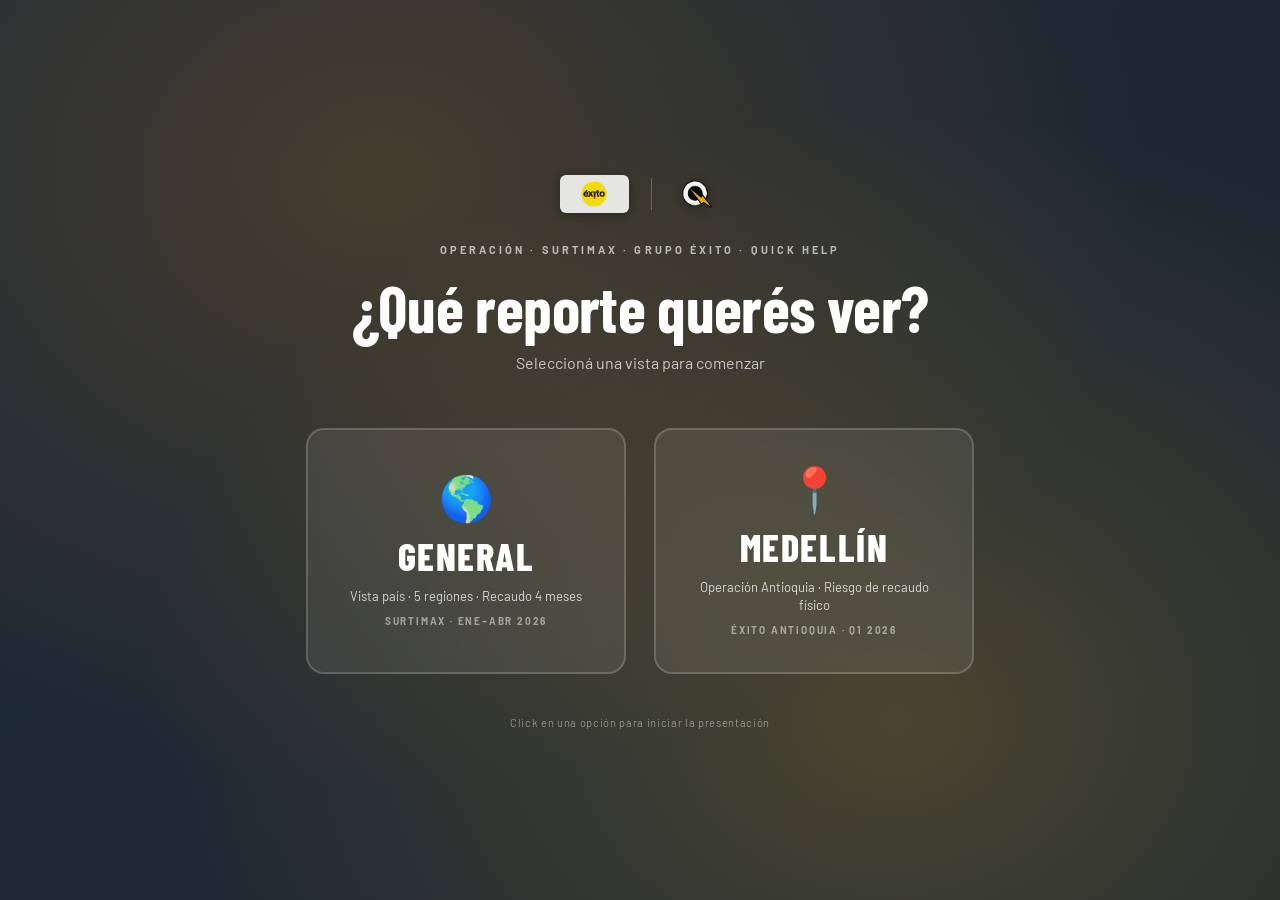
<file: docs/index.html>
<!doctype html>
<html lang="es">
  <head>
    <meta charset="UTF-8" />
    <meta name="viewport" content="width=device-width, initial-scale=1.0" />
    <link rel="stylesheet" href="css/styles.css" />
    <title>QUICK · ÉXITO ANTIOQUIA · Operación Medellín</title>
    <link
      href="https://fonts.googleapis.com/css2?family=Barlow+Condensed:wght@400;600;700;800;900&family=Barlow:wght@300;400;500;600;700&display=swap"
      rel="stylesheet"
    />
    <!-- ArcGIS Embeddable Components 5.0 (mapa interactivo de regionales en slide-G7) -->
    <script
      type="module"
      src="https://js.arcgis.com/5.0/embeddable-components/"
    ></script>
    <!-- ArcGIS Maps SDK 4.31 (mapa interactivo full SDK con markers en slide-13 Medellín) -->
    <link
      rel="stylesheet"
      href="https://js.arcgis.com/4.31/esri/themes/light/main.css"
    />
    <script defer src="https://js.arcgis.com/4.31/"></script>
  </head>
  <body>
    <!-- LANDING MENU · primera pantalla -->
    <div id="landing-menu" class="visible">
      <div class="landing-content">
        <div class="landing-cobrand">
          <img
            src="images/logo_exito.png"
            alt="Éxito · Surtimax"
            class="landing-logo landing-logo--exito"
          />
          <span class="landing-cobrand-sep"></span>
          <img
            src="images/logo_quick.png"
            alt="Quick Help"
            class="landing-logo landing-logo--quick"
          />
        </div>
        <div class="landing-eyebrow">
          Operación · Surtimax · Grupo Éxito · Quick Help
        </div>
        <h1 class="landing-title">¿Qué reporte querés ver?</h1>
        <div class="landing-subtitle">Seleccioná una vista para comenzar</div>

        <div class="landing-buttons">
          <button class="landing-btn" data-section="general">
            <div class="landing-btn-icon">🌎</div>
            <div class="landing-btn-label">GENERAL</div>
            <div class="landing-btn-desc">
              Vista país · 5 regiones · Recaudo 4 meses
            </div>
            <div class="landing-btn-meta">Surtimax · ene–abr 2026</div>
          </button>
          <button class="landing-btn" data-section="medellin">
            <div class="landing-btn-icon">📍</div>
            <div class="landing-btn-label">MEDELLÍN</div>
            <div class="landing-btn-desc">
              Operación Antioquia · Riesgo de recaudo físico
            </div>
            <div class="landing-btn-meta">Éxito Antioquia · Q1 2026</div>
          </button>
        </div>

        <div class="landing-footer">
          Click en una opción para iniciar la presentación
        </div>
      </div>
    </div>

    <!-- TAB NAV (oculta hasta que se elige una sección desde el landing) -->
    <div id="section-tabs" role="tablist" hidden>
      <button
        class="section-tab"
        role="tab"
        data-section="general"
        aria-selected="false"
      >
        GENERAL
      </button>
      <button
        class="section-tab"
        role="tab"
        data-section="medellin"
        aria-selected="false"
      >
        MEDELLÍN
      </button>
      <button
        class="section-tab section-tab--menu"
        role="button"
        id="back-to-menu"
        title="Volver al menú"
      >
        ☰
      </button>
    </div>

    <div id="slideshow">
      <!-- ══════════════════════════════════════════════
     SECTION: GENERAL — País / Surtimax (datos mock placeholder)
════════════════════════════════════════════════ -->
      <section class="section-block active" data-section="general">
        <!-- SLIDE G1 · COVER GENERAL -->
        <div class="slide active" id="slide-G1">
          <div class="cover-bg"></div>
          <div class="cover-geo"></div>
          <div class="cover-content">
            <div class="cover-logo-row">
              <img
                src="images/logo_exito.png"
                alt="Éxito · Surtimax"
                style="
                  background: rgba(255, 255, 255, 0.92);
                  padding: 4px 10px;
                  border-radius: 4px;
                  height: 24px;
                "
              />
              <span class="cover-logo-sep"></span>
              <img
                src="images/logo_quick.png"
                alt="Quick Help"
                style="height: 30px"
              />
            </div>
            <div class="cover-eyebrow">
              <span class="exito-logo-text">Surtimax · Grupo Éxito</span>
              <span style="color: rgba(255, 255, 255, 0.2); font-size: 18px"
                >·</span
              >
              <span
                style="
                  font-size: 11px;
                  color: rgba(255, 255, 255, 0.7);
                  letter-spacing: 0.15em;
                "
                >RECAUDO PAÍS · 6 MESES · OPERADO POR QUICK HELP</span
              >
            </div>
            <h1 class="cover-title" style="font-size: 56px; line-height: 1.05">
              Operación de Recaudo · Vista País
            </h1>
            <div class="cover-subtitle" style="font-size: 16px">
              Cobertura nacional Quick Help para Surtimax · enero — abril 2026
            </div>
            <div class="cover-meta" style="margin-top: 54px; color: #fff">
              <span class="cover-meta-item"
                ><strong>5</strong> regiones país</span
              >
              <span class="cover-meta-item"
                ><strong>3.453</strong> clientes activos</span
              >
              <span class="cover-meta-item"
                ><strong>$23.919.000.000</strong> recaudo</span
              >
            </div>
          </div>
          <div class="footer-bar">
            <span class="footer-text"
              >Surtimax · Recaudo país · Reunión 2026-04-29</span
            >
            <span class="footer-right">1 / 7</span>
          </div>
        </div>

        <!-- SLIDE G2 · TENDENCIA MENSUAL POR REGIÓN (banda KPIs país arriba) -->
        <div class="slide" id="slide-G2">
          <div class="slide-header-bar"></div>
          <div
            class="slide-content-full"
            style="display: flex; flex-direction: column; gap: 14px"
          >
            <!-- Header -->
            <div>
              <div class="section-label">Tendencia · 4 meses · 5 regiones</div>
              <div class="slide-title" style="font-size: 26px">
                Evolución mensual del recaudo por región
              </div>
              <div
                id="gen-g2-sub"
                style="
                  font-size: 11px;
                  color: var(--exito-muted);
                  margin-top: 3px;
                "
              >
                Recaudo total país: <strong>$23.919.000.000</strong> · enero —
                abril 2026 · datos reales · barras mensuales en millones ($M)
              </div>
            </div>

            <!-- Banda compacta de KPIs país (absorbida del antiguo G2) -->
            <div
              id="gen-kpi-band"
              style="
                display: grid;
                grid-template-columns: repeat(4, 1fr);
                gap: 10px;
              "
            >
              <div class="zona-card zona-card-red" style="padding: 10px 14px">
                <div class="zona-card-label" style="font-size: 10px">
                  Servicios totales
                </div>
                <div class="zona-card-value" style="font-size: 22px">
                  17.176
                </div>
                <div class="zona-card-sub" style="font-size: 10px">
                  5 regiones · 4 meses
                </div>
              </div>
              <div
                class="zona-card zona-card-yellow"
                style="padding: 10px 14px"
              >
                <div class="zona-card-label" style="font-size: 10px">
                  Recaudo total país
                </div>
                <div class="zona-card-value" style="font-size: 22px">
                  $23.919.000.000
                </div>
                <div class="zona-card-sub" style="font-size: 10px">
                  Todos los tipos · efectivo + crédito + aliados
                </div>
              </div>
              <div class="zona-card" style="padding: 10px 14px">
                <div class="zona-card-label" style="font-size: 10px">
                  Clientes activos
                </div>
                <div class="zona-card-value" style="font-size: 22px">3.453</div>
                <div class="zona-card-sub" style="font-size: 10px">
                  Top 10 concentra ~5,7%
                </div>
              </div>
              <div class="zona-card" style="padding: 10px 14px">
                <div class="zona-card-label" style="font-size: 10px">
                  Vehículos en operación
                </div>
                <div class="zona-card-value" style="font-size: 22px">131</div>
                <div class="zona-card-sub" style="font-size: 10px">
                  $182.000.000 / VH (4 meses)
                </div>
              </div>
            </div>

            <!-- Sparkbars por región (visualización principal) -->
            <div
              id="gen-trend-grid"
              style="
                display: grid;
                grid-template-columns: repeat(5, 1fr);
                gap: 10px;
              "
            >
              <!-- Bogotá-Sabana -->
              <div class="trend-card trend-card--leader">
                <div class="trend-card-label">Bogotá-Sabana</div>
                <div class="trend-card-total">$10.259.000.000</div>
                <div class="trend-card-share">42,9% del país</div>
                <div class="trend-bars">
                  <div class="trend-bar">
                    <span>E</span>
                    <div class="trend-bar-fill" style="height: 100%"></div>
                    <b>$2.840M</b>
                  </div>
                  <div class="trend-bar">
                    <span>F</span>
                    <div class="trend-bar-fill" style="height: 77%"></div>
                    <b>$2.180M</b>
                  </div>
                  <div class="trend-bar">
                    <span>M</span>
                    <div class="trend-bar-fill" style="height: 99%"></div>
                    <b>$2.834M</b>
                  </div>
                  <div class="trend-bar">
                    <span>A</span>
                    <div class="trend-bar-fill" style="height: 85%"></div>
                    <b>$2.405M</b>
                  </div>
                </div>
              </div>
              <!-- Antioquia -->
              <div class="trend-card">
                <div class="trend-card-label">Antioquia</div>
                <div class="trend-card-total">$5.497.000.000</div>
                <div class="trend-card-share">23,0% del país</div>
                <div class="trend-bars">
                  <div class="trend-bar">
                    <span>E</span>
                    <div class="trend-bar-fill" style="height: 100%"></div>
                    <b>$1.708M</b>
                  </div>
                  <div class="trend-bar">
                    <span>F</span>
                    <div class="trend-bar-fill" style="height: 88%"></div>
                    <b>$1.508M</b>
                  </div>
                  <div class="trend-bar">
                    <span>M</span>
                    <div class="trend-bar-fill" style="height: 71%"></div>
                    <b>$1.207M</b>
                  </div>
                  <div class="trend-bar">
                    <span>A</span>
                    <div
                      class="trend-bar-fill trend-bar-fill--down"
                      style="height: 63%"
                    ></div>
                    <b>$1.075M</b>
                  </div>
                </div>
              </div>
              <!-- Costa Atlántica -->
              <div class="trend-card">
                <div class="trend-card-label">Costa Atlántica</div>
                <div class="trend-card-total">$4.454.000.000</div>
                <div class="trend-card-share">18,6% del país</div>
                <div class="trend-bars">
                  <div class="trend-bar">
                    <span>E</span>
                    <div class="trend-bar-fill" style="height: 70%"></div>
                    <b>$1.101M</b>
                  </div>
                  <div class="trend-bar">
                    <span>F</span>
                    <div class="trend-bar-fill" style="height: 85%"></div>
                    <b>$1.332M</b>
                  </div>
                  <div class="trend-bar">
                    <span>M</span>
                    <div class="trend-bar-fill" style="height: 100%"></div>
                    <b>$1.571M</b>
                  </div>
                  <div class="trend-bar">
                    <span>A</span>
                    <div
                      class="trend-bar-fill trend-bar-fill--down"
                      style="height: 29%"
                    ></div>
                    <b>$451M</b>
                  </div>
                </div>
              </div>
              <!-- Eje Cafetero -->
              <div class="trend-card">
                <div class="trend-card-label">Eje Cafetero</div>
                <div class="trend-card-total">$2.135.000.000</div>
                <div class="trend-card-share">8,9% del país</div>
                <div class="trend-bars">
                  <div class="trend-bar">
                    <span>E</span>
                    <div class="trend-bar-fill" style="height: 97%"></div>
                    <b>$558M</b>
                  </div>
                  <div class="trend-bar">
                    <span>F</span>
                    <div class="trend-bar-fill" style="height: 86%"></div>
                    <b>$495M</b>
                  </div>
                  <div class="trend-bar">
                    <span>M</span>
                    <div class="trend-bar-fill" style="height: 100%"></div>
                    <b>$575M</b>
                  </div>
                  <div class="trend-bar">
                    <span>A</span>
                    <div class="trend-bar-fill" style="height: 88%"></div>
                    <b>$507M</b>
                  </div>
                </div>
              </div>
              <!-- Valle del Cauca -->
              <div class="trend-card">
                <div class="trend-card-label">Valle del Cauca</div>
                <div class="trend-card-total">$1.573.000.000</div>
                <div class="trend-card-share">6,6% del país</div>
                <div class="trend-bars">
                  <div class="trend-bar">
                    <span>E</span>
                    <div class="trend-bar-fill" style="height: 67%"></div>
                    <b>$377M</b>
                  </div>
                  <div class="trend-bar">
                    <span>F</span>
                    <div class="trend-bar-fill" style="height: 61%"></div>
                    <b>$345M</b>
                  </div>
                  <div class="trend-bar">
                    <span>M</span>
                    <div class="trend-bar-fill" style="height: 100%"></div>
                    <b>$564M</b>
                  </div>
                  <div class="trend-bar">
                    <span>A</span>
                    <div
                      class="trend-bar-fill trend-bar-fill--down"
                      style="height: 51%"
                    ></div>
                    <b>$288M</b>
                  </div>
                </div>
              </div>
            </div>

            <!-- Total país por mes (banda inferior) -->
            <div class="trend-country" id="gen-trend-country">
              <div class="trend-country-label">Total país por mes</div>
              <div class="trend-country-bars">
                <div class="trend-country-month">
                  <span class="m-label">Enero</span
                  ><strong>$6.584.000.000</strong>
                </div>
                <div class="trend-country-month">
                  <span class="m-label">Febrero</span
                  ><strong>$5.860.000.000</strong>
                </div>
                <div class="trend-country-month trend-country-month--peak">
                  <span class="m-label">Marzo · pico</span
                  ><strong>$6.751.000.000</strong>
                </div>
                <div class="trend-country-month trend-country-month--low">
                  <span class="m-label">Abril · bajo</span
                  ><strong>$4.726.000.000</strong>
                </div>
              </div>
            </div>

            <!-- Insight -->
            <div
              style="
                font-size: 11px;
                color: var(--exito-slate);
                background: var(--exito-light);
                padding: 10px 14px;
                border-radius: 6px;
                border-left: 4px solid var(--exito-red);
                line-height: 1.5;
              "
            >
              <strong>Lectura clave:</strong> Costa Atlántica cae −71% entre
              marzo y abril; Antioquia mantiene tendencia descendente sostenida
              (−37% vs. enero). Bogotá-Sabana concentra 42,9% del recaudo país.
            </div>
          </div>
          <div class="footer-bar">
            <span class="footer-text"
              >Surtimax · Tendencia mensual · ene–abr 2026</span
            >
            <span class="footer-right">2 / 7</span>
          </div>
        </div>

        <!-- SLIDE G3 · TOP 10 CLIENTES + DETALLE CLIENTE × MES × VH -->
        <div class="slide" id="slide-G3">
          <div class="slide-header-bar"></div>
          <div class="slide-content-full">
            <div class="section-label">Top clientes · Recaudo 4 meses</div>
            <div class="slide-title" style="font-size: 26px">
              ¿Quiénes concentran el recaudo país?
            </div>
            <div
              id="gen-g3-sub"
              style="
                font-size: 11px;
                color: var(--exito-muted);
                margin-top: 3px;
              "
            >
              Top 10 clientes nacional · recaudo total + evolución mensual + día
              pico + ticket promedio · enero — abril 2026
            </div>

            <table
              id="gen-top10-table"
              class="general-table"
              style="margin-top: 18px; font-size: 11px"
            >
              <thead>
                <tr>
                  <th rowspan="2" style="width: 32px">#</th>
                  <th rowspan="2">Cliente</th>
                  <th rowspan="2">Región</th>
                  <th rowspan="2" style="text-align: right">Svc</th>
                  <th rowspan="2" style="text-align: right">
                    Recaudo total ($M)
                  </th>
                  <th
                    colspan="4"
                    style="
                      text-align: center;
                      background: var(--exito-yellow-soft);
                    "
                  >
                    Total mes ($M)
                  </th>
                  <th rowspan="2" style="text-align: center">
                    Día mayor recaudo
                  </th>
                  <th rowspan="2" style="text-align: right">Rec. día ($M)</th>
                  <th rowspan="2" style="text-align: right">
                    Ticket prom día ($M)
                  </th>
                </tr>
                <tr>
                  <th
                    style="
                      text-align: right;
                      background: var(--exito-yellow-soft);
                    "
                  >
                    Ene
                  </th>
                  <th
                    style="
                      text-align: right;
                      background: var(--exito-yellow-soft);
                    "
                  >
                    Feb
                  </th>
                  <th
                    style="
                      text-align: right;
                      background: var(--exito-yellow-soft);
                    "
                  >
                    Mar
                  </th>
                  <th
                    style="
                      text-align: right;
                      background: var(--exito-yellow-soft);
                    "
                  >
                    Abr
                  </th>
                </tr>
              </thead>
              <tbody>
                <tr>
                  <td>1</td>
                  <td>INVERSIONES GRUPO ROAL SAS</td>
                  <td>Bogotá-Sabana</td>
                  <td style="text-align: right">60</td>
                  <td style="text-align: right"><strong>$314,2</strong></td>
                  <td
                    style="
                      text-align: right;
                      background: var(--exito-yellow-soft);
                    "
                  >
                    $93,1
                  </td>
                  <td
                    style="
                      text-align: right;
                      background: var(--exito-yellow-soft);
                    "
                  >
                    $61,3
                  </td>
                  <td
                    style="
                      text-align: right;
                      background: var(--exito-yellow-soft);
                    "
                  >
                    $103,4
                  </td>
                  <td
                    style="
                      text-align: right;
                      background: var(--exito-yellow-soft);
                    "
                  >
                    $56,3
                  </td>
                  <td style="text-align: center">17/03/2026</td>
                  <td style="text-align: right">$47,1</td>
                  <td style="text-align: right">$11,77</td>
                </tr>
                <tr>
                  <td>2</td>
                  <td>INVERSIONES LA CENTRAL DE CLEMENCIA</td>
                  <td>Costa Atlántica</td>
                  <td style="text-align: right">29</td>
                  <td style="text-align: right"><strong>$134,0</strong></td>
                  <td
                    style="
                      text-align: right;
                      background: var(--exito-yellow-soft);
                    "
                  >
                    $38,6
                  </td>
                  <td
                    style="
                      text-align: right;
                      background: var(--exito-yellow-soft);
                    "
                  >
                    $36,1
                  </td>
                  <td
                    style="
                      text-align: right;
                      background: var(--exito-yellow-soft);
                    "
                  >
                    $44,0
                  </td>
                  <td
                    style="
                      text-align: right;
                      background: var(--exito-yellow-soft);
                    "
                  >
                    $15,2
                  </td>
                  <td style="text-align: center">27/02/2026</td>
                  <td style="text-align: right">$18,9</td>
                  <td style="text-align: right">$6,31</td>
                </tr>
                <tr>
                  <td>3</td>
                  <td>GUTIERREZ GIL JOSE JAIRO</td>
                  <td>Bogotá-Sabana</td>
                  <td style="text-align: right">15</td>
                  <td style="text-align: right"><strong>$95,6</strong></td>
                  <td
                    style="
                      text-align: right;
                      background: var(--exito-yellow-soft);
                    "
                  >
                    $25,3
                  </td>
                  <td
                    style="
                      text-align: right;
                      background: var(--exito-yellow-soft);
                    "
                  >
                    $20,6
                  </td>
                  <td
                    style="
                      text-align: right;
                      background: var(--exito-yellow-soft);
                    "
                  >
                    $23,3
                  </td>
                  <td
                    style="
                      text-align: right;
                      background: var(--exito-yellow-soft);
                    "
                  >
                    $26,4
                  </td>
                  <td style="text-align: center">08/01/2026</td>
                  <td style="text-align: right">$11,3</td>
                  <td style="text-align: right">$11,27</td>
                </tr>
                <tr>
                  <td>4</td>
                  <td>ALYAN UNIDOS S.A.S</td>
                  <td>Valle del Cauca</td>
                  <td style="text-align: right">13</td>
                  <td style="text-align: right"><strong>$93,2</strong></td>
                  <td
                    style="
                      text-align: right;
                      background: var(--exito-yellow-soft);
                    "
                  >
                    $15,2
                  </td>
                  <td
                    style="
                      text-align: right;
                      background: var(--exito-yellow-soft);
                    "
                  >
                    $30,5
                  </td>
                  <td
                    style="
                      text-align: right;
                      background: var(--exito-yellow-soft);
                    "
                  >
                    $25,0
                  </td>
                  <td
                    style="
                      text-align: right;
                      background: var(--exito-yellow-soft);
                    "
                  >
                    $22,5
                  </td>
                  <td style="text-align: center">15/04/2026</td>
                  <td style="text-align: right">$20,2</td>
                  <td style="text-align: right">$20,22</td>
                </tr>
                <tr>
                  <td>5</td>
                  <td>URREA GARCIA JUAN CAMILO</td>
                  <td>Costa Atlántica</td>
                  <td style="text-align: right">33</td>
                  <td style="text-align: right"><strong>$90,7</strong></td>
                  <td
                    style="
                      text-align: right;
                      background: var(--exito-yellow-soft);
                    "
                  >
                    $22,1
                  </td>
                  <td
                    style="
                      text-align: right;
                      background: var(--exito-yellow-soft);
                    "
                  >
                    $18,8
                  </td>
                  <td
                    style="
                      text-align: right;
                      background: var(--exito-yellow-soft);
                    "
                  >
                    $43,2
                  </td>
                  <td
                    style="
                      text-align: right;
                      background: var(--exito-yellow-soft);
                    "
                  >
                    $6,5
                  </td>
                  <td style="text-align: center">19/03/2026</td>
                  <td style="text-align: right">$8,4</td>
                  <td style="text-align: right">$8,44</td>
                </tr>
                <tr>
                  <td>6</td>
                  <td>BARBOSA GUERRA YOLANDA</td>
                  <td>Bogotá-Sabana</td>
                  <td style="text-align: right">5</td>
                  <td style="text-align: right"><strong>$90,5</strong></td>
                  <td
                    style="
                      text-align: right;
                      background: var(--exito-yellow-soft);
                    "
                  >
                    $35,5
                  </td>
                  <td
                    style="
                      text-align: right;
                      background: var(--exito-yellow-soft);
                    "
                  >
                    $0,0
                  </td>
                  <td
                    style="
                      text-align: right;
                      background: var(--exito-yellow-soft);
                    "
                  >
                    $33,9
                  </td>
                  <td
                    style="
                      text-align: right;
                      background: var(--exito-yellow-soft);
                    "
                  >
                    $21,1
                  </td>
                  <td style="text-align: center">14/03/2026</td>
                  <td style="text-align: right">$25,2</td>
                  <td style="text-align: right">$25,24</td>
                </tr>
                <tr>
                  <td>7</td>
                  <td>CARDENAS VALENCIA SERGIO ANTONIO</td>
                  <td>Antioquia</td>
                  <td style="text-align: right">7</td>
                  <td style="text-align: right"><strong>$86,7</strong></td>
                  <td
                    style="
                      text-align: right;
                      background: var(--exito-yellow-soft);
                    "
                  >
                    $19,8
                  </td>
                  <td
                    style="
                      text-align: right;
                      background: var(--exito-yellow-soft);
                    "
                  >
                    $5,3
                  </td>
                  <td
                    style="
                      text-align: right;
                      background: var(--exito-yellow-soft);
                    "
                  >
                    $42,8
                  </td>
                  <td
                    style="
                      text-align: right;
                      background: var(--exito-yellow-soft);
                    "
                  >
                    $18,7
                  </td>
                  <td style="text-align: center">18/03/2026</td>
                  <td style="text-align: right">$21,7</td>
                  <td style="text-align: right">$10,85</td>
                </tr>
                <tr>
                  <td>8</td>
                  <td>RODRIGUEZ FORERO FRANCISCO</td>
                  <td>Bogotá-Sabana</td>
                  <td style="text-align: right">37</td>
                  <td style="text-align: right"><strong>$86,3</strong></td>
                  <td
                    style="
                      text-align: right;
                      background: var(--exito-yellow-soft);
                    "
                  >
                    $31,0
                  </td>
                  <td
                    style="
                      text-align: right;
                      background: var(--exito-yellow-soft);
                    "
                  >
                    $14,6
                  </td>
                  <td
                    style="
                      text-align: right;
                      background: var(--exito-yellow-soft);
                    "
                  >
                    $26,7
                  </td>
                  <td
                    style="
                      text-align: right;
                      background: var(--exito-yellow-soft);
                    "
                  >
                    $14,0
                  </td>
                  <td style="text-align: center">15/04/2026</td>
                  <td style="text-align: right">$10,0</td>
                  <td style="text-align: right">$4,99</td>
                </tr>
                <tr>
                  <td>9</td>
                  <td>NARANJO DULFARY DEL SOCORRO</td>
                  <td>Eje Cafetero</td>
                  <td style="text-align: right">5</td>
                  <td style="text-align: right"><strong>$85,0</strong></td>
                  <td
                    style="
                      text-align: right;
                      background: var(--exito-yellow-soft);
                    "
                  >
                    $0,3
                  </td>
                  <td
                    style="
                      text-align: right;
                      background: var(--exito-yellow-soft);
                    "
                  >
                    $42,1
                  </td>
                  <td
                    style="
                      text-align: right;
                      background: var(--exito-yellow-soft);
                    "
                  >
                    $42,3
                  </td>
                  <td
                    style="
                      text-align: right;
                      background: var(--exito-yellow-soft);
                    "
                  >
                    $0,3
                  </td>
                  <td style="text-align: center">28/02/2026</td>
                  <td style="text-align: right">$42,1</td>
                  <td style="text-align: right">$42,08</td>
                </tr>
                <tr>
                  <td>10</td>
                  <td>SUPERMERCADOS LOS PAISAS J J SAS</td>
                  <td>Bogotá-Sabana</td>
                  <td style="text-align: right">22</td>
                  <td style="text-align: right"><strong>$84,2</strong></td>
                  <td
                    style="
                      text-align: right;
                      background: var(--exito-yellow-soft);
                    "
                  >
                    $29,1
                  </td>
                  <td
                    style="
                      text-align: right;
                      background: var(--exito-yellow-soft);
                    "
                  >
                    $14,3
                  </td>
                  <td
                    style="
                      text-align: right;
                      background: var(--exito-yellow-soft);
                    "
                  >
                    $24,5
                  </td>
                  <td
                    style="
                      text-align: right;
                      background: var(--exito-yellow-soft);
                    "
                  >
                    $16,3
                  </td>
                  <td style="text-align: center">28/01/2026</td>
                  <td style="text-align: right">$17,0</td>
                  <td style="text-align: right">$8,51</td>
                </tr>
              </tbody>
            </table>
            <div
              style="
                font-size: 10px;
                color: var(--exito-muted);
                margin-top: 8px;
              "
            >
              Fuente: <code>data/db_real/RECAUDO_NACIONAL_LIMPIO.xlsx</code> ·
              17.176 servicios · ene–abr 2026. Día mayor recaudo = fecha en que
              el cliente registró la suma más alta de recaudo. Ticket promedio
              día = recaudo de ese día / servicios de ese día.
            </div>
          </div>
          <div class="footer-bar">
            <span class="footer-text"
              >Surtimax · Top 10 clientes país · evolución mensual y día
              pico</span
            >
            <span class="footer-right">3 / 7</span>
          </div>
        </div>

        <!-- SLIDE G4 · RECAUDO EN RIESGO · efectivo expuesto en flota (CONTADO + CONTRAENTREGA) -->
        <div class="slide" id="slide-G4">
          <div class="slide-header-bar"></div>
          <div class="slide-content-full">
            <div
              style="
                display: flex;
                align-items: flex-start;
                justify-content: space-between;
                gap: 24px;
                margin-bottom: 14px;
              "
            >
              <div>
                <div class="section-label" style="color: #f59e0b">
                  Recaudo en riesgo · Efectivo expuesto en flota
                </div>
                <div class="slide-title" style="font-size: 26px">
                  ¿Cuánto efectivo carga, en promedio, cada vehículo en ruta?
                </div>
                <div
                  style="
                    font-size: 11px;
                    color: var(--exito-muted);
                    margin-top: 3px;
                  "
                >
                  Solo Contado + Contraentrega · ene–abr 2026 · efectivo físico
                  que viaja con el conductor (descontado Crédito y Aliados que
                  son recaudo a plazo)
                </div>
              </div>
              <div
                class="kpi-card"
                style="
                  text-align: center;
                  padding: 10px 18px;
                  flex-shrink: 0;
                  border-left: 4px solid #f59e0b;
                "
              >
                <div class="kpi-label">Total efectivo · país</div>
                <div
                  class="kpi-value"
                  style="color: #f59e0b; font-size: 28px"
                >
                  $8.641 M
                </div>
                <div class="kpi-sub">35,7% del recaudo total</div>
              </div>
            </div>

            <!-- Banda de 2 KPI grandes: ticket promedio + máximo expuesto -->
            <div
              style="
                display: grid;
                grid-template-columns: 1fr 1fr;
                gap: 14px;
                margin-bottom: 16px;
              "
            >
              <div
                class="kpi-card"
                style="
                  border-left: 4px solid #27ae60;
                  padding: 14px 18px;
                "
              >
                <div class="kpi-label">
                  Ticket promedio por único vehículo
                </div>
                <div
                  class="kpi-value"
                  style="font-size: 36px; color: #1e8449"
                >
                  $70.834.610
                </div>
                <div class="kpi-sub">
                  $8.641 M / 122 vehículos con efectivo · Contado +
                  Contraentrega · ene–abr 2026
                </div>
              </div>
              <div
                class="kpi-card"
                style="
                  border-left: 4px solid #c0392b;
                  padding: 14px 18px;
                  background: var(--exito-red-soft);
                "
              >
                <div class="kpi-label" style="color: #92400e">
                  Máximo recaudado por un solo vehículo
                </div>
                <div
                  class="kpi-value"
                  style="font-size: 36px; color: #c0392b"
                >
                  $531.330.224
                </div>
                <div class="kpi-sub" style="color: #92400e">
                  Placa <strong>PUN256</strong> · Antioquia · mayor exposición
                  individual del período
                </div>
              </div>
            </div>

            <!-- Tabla por regional con efectivo, prom/placa, máx/placa, día pico -->
            <table class="general-table" style="font-size: 11px">
              <thead>
                <tr>
                  <th>Región</th>
                  <th style="text-align: right">Vehículos con efectivo</th>
                  <th style="text-align: right">Efectivo total</th>
                  <th style="text-align: right">% del recaudo</th>
                  <th style="text-align: right">
                    Ticket promedio por vehículo
                  </th>
                  <th style="text-align: right">
                    Máximo en un solo vehículo
                  </th>
                  <th style="text-align: center">
                    Día con mayor recaudo físico
                  </th>
                </tr>
              </thead>
              <tbody>
                <tr>
                  <td><strong>Bogotá – Sabana</strong></td>
                  <td style="text-align: right">70</td>
                  <td style="text-align: right">
                    <strong>$4.280,6 M</strong>
                  </td>
                  <td style="text-align: right">42%</td>
                  <td style="text-align: right">$61,2 M</td>
                  <td style="text-align: right">$502,5 M (BJA020)</td>
                  <td style="text-align: center">
                    26/03/2026 · $104,9 M
                  </td>
                </tr>
                <tr>
                  <td><strong>Antioquia</strong></td>
                  <td style="text-align: right">27</td>
                  <td style="text-align: right">
                    <strong>$2.242,6 M</strong>
                  </td>
                  <td style="text-align: right">40%</td>
                  <td style="text-align: right">$83,1 M</td>
                  <td style="text-align: right; color: #c0392b">
                    <strong>$531,3 M (PUN256)</strong>
                  </td>
                  <td style="text-align: center">
                    19/02/2026 · $68,9 M
                  </td>
                </tr>
                <tr>
                  <td><strong>Costa Atlántica</strong></td>
                  <td style="text-align: right">11</td>
                  <td style="text-align: right">
                    <strong>$1.311,8 M</strong>
                  </td>
                  <td style="text-align: right">29%</td>
                  <td style="text-align: right">$119,3 M</td>
                  <td style="text-align: right">$286,2 M (JPP275)</td>
                  <td style="text-align: center">
                    31/03/2026 · $78,7 M
                  </td>
                </tr>
                <tr>
                  <td><strong>Eje Cafetero</strong></td>
                  <td style="text-align: right">5</td>
                  <td style="text-align: right">
                    <strong>$586,5 M</strong>
                  </td>
                  <td style="text-align: right">27%</td>
                  <td style="text-align: right">$117,3 M</td>
                  <td style="text-align: right">$409,7 M (VDK973)</td>
                  <td style="text-align: center">
                    28/02/2026 · $44,8 M
                  </td>
                </tr>
                <tr>
                  <td><strong>Valle del Cauca</strong></td>
                  <td style="text-align: right">10</td>
                  <td style="text-align: right">
                    <strong>$220,3 M</strong>
                  </td>
                  <td style="text-align: right">13%</td>
                  <td style="text-align: right">$22,0 M</td>
                  <td style="text-align: right">$54,5 M (TJW625)</td>
                  <td style="text-align: center">
                    09/03/2026 · $26,3 M
                  </td>
                </tr>
                <tr
                  style="
                    border-top: 2px solid var(--exito-border);
                    font-weight: 700;
                    background: var(--exito-light);
                  "
                >
                  <td>País</td>
                  <td style="text-align: right">122</td>
                  <td style="text-align: right">$8.641,8 M</td>
                  <td style="text-align: right">35,7%</td>
                  <td style="text-align: right">$70,8 M</td>
                  <td style="text-align: right">$531,3 M</td>
                  <td style="text-align: center">
                    20/03/2026 · $176,0 M
                  </td>
                </tr>
              </tbody>
            </table>

            <!-- Insight box con framing de riesgo (sin mencionar Quick Pay) -->
            <div
              style="
                margin-top: 14px;
                font-size: 11px;
                color: var(--exito-slate);
                background: var(--exito-red-soft);
                padding: 12px 16px;
                border-radius: 6px;
                border-left: 4px solid #c0392b;
                line-height: 1.55;
              "
            >
              <strong style="color: #c0392b"
                >Lectura clave · Riesgo latente del recaudo físico:</strong
              >
              122 vehículos cargan, en promedio, $70,8 M en efectivo a lo largo
              del período; un solo vehículo (PUN256, Antioquia) acumula
              <strong>$531,3 M</strong> en 4 meses. El día más expuesto del
              país (20/03/2026) movió <strong>$176 M</strong> físicos en una
              sola jornada operativa. Este es el dinero que viaja con el
              conductor en ruta — la misma exposición que ya estamos viendo en
              Antioquia, donde la concentración por placa supera a cualquier
              otra regional.
            </div>
          </div>
          <div class="footer-bar">
            <span class="footer-text"
              >Surtimax · Recaudo en riesgo · Contado + Contraentrega ·
              ene–abr 2026</span
            >
            <span class="footer-right">4 / 7</span>
          </div>
        </div>

        <!-- SLIDE G5 · EFECTIVIDAD COMPARATIVA POR REGIÓN -->
        <div class="slide" id="slide-G5">
          <div class="slide-header-bar"></div>
          <div
            class="slide-content-full"
            style="display: flex; flex-direction: column; gap: 14px"
          >
            <!-- Header + KPI principal -->
            <div
              style="
                display: flex;
                align-items: flex-start;
                justify-content: space-between;
                gap: 24px;
              "
            >
              <div>
                <div class="section-label">Calidad de gestión · 5 regiones</div>
                <div class="slide-title" style="font-size: 26px">
                  % Servicios sin riesgo por región
                </div>
                <div
                  style="
                    font-size: 11px;
                    color: var(--exito-muted);
                    margin-top: 3px;
                  "
                >
                  Proxy temporal de efectividad · ene–abr 2026 · ajustar fórmula
                  al recibir asignados
                </div>
              </div>
              <div
                class="kpi-card"
                style="text-align: center; padding: 12px 22px; flex-shrink: 0"
              >
                <div class="kpi-label">Promedio país</div>
                <div
                  id="gen-g5-prom"
                  class="kpi-value"
                  style="color: var(--exito-dark); font-size: 32px"
                >
                  70,5%
                </div>
                <div class="kpi-sub" id="gen-g5-prom-sub">12.055 sin riesgo / 17.176</div>
              </div>
            </div>

            <!-- Ranking visual con barras horizontales -->
            <div class="risk-rank" id="gen-risk-rank">
              <div class="risk-row risk-row--good">
                <div class="risk-region">Bogotá-Sabana</div>
                <div class="risk-bar-track">
                  <div class="risk-bar-fill" style="width: 74.2%">74,2%</div>
                </div>
                <div class="risk-counts"><strong>5.595</strong> / 7.543</div>
              </div>
              <div class="risk-row risk-row--good">
                <div class="risk-region">Costa Atlántica</div>
                <div class="risk-bar-track">
                  <div class="risk-bar-fill" style="width: 72.9%">72,9%</div>
                </div>
                <div class="risk-counts"><strong>2.307</strong> / 3.166</div>
              </div>
              <div class="risk-row risk-row--mid">
                <div class="risk-region">Antioquia</div>
                <div class="risk-bar-track">
                  <div class="risk-bar-fill" style="width: 68.2%">68,2%</div>
                </div>
                <div class="risk-counts"><strong>2.431</strong> / 3.563</div>
              </div>
              <div class="risk-row risk-row--mid">
                <div class="risk-region">Valle del Cauca</div>
                <div class="risk-bar-track">
                  <div class="risk-bar-fill" style="width: 65%">65,0%</div>
                </div>
                <div class="risk-counts"><strong>869</strong> / 1.337</div>
              </div>
              <div class="risk-row risk-row--bad">
                <div class="risk-region">Eje Cafetero</div>
                <div class="risk-bar-track">
                  <div class="risk-bar-fill" style="width: 54.4%">54,4%</div>
                </div>
                <div class="risk-counts">
                  <strong>853</strong> / 1.567 · crítica
                </div>
              </div>
              <div class="risk-row risk-row--empty">
                <div class="risk-region">Santanderes</div>
                <div class="risk-bar-track">
                  <div class="risk-bar-empty">sin operación en el período</div>
                </div>
                <div class="risk-counts">—</div>
              </div>
            </div>

            <!-- Insight box -->
            <div
              style="
                font-size: 11px;
                color: var(--exito-slate);
                background: var(--exito-light);
                padding: 12px 16px;
                border-radius: 6px;
                border-left: 4px solid var(--exito-red);
                line-height: 1.5;
              "
            >
              <strong>Lectura clave:</strong> Eje Cafetero concentra mayor
              proporción de servicios en riesgo (45,6%); brecha de −20pp vs.
              Bogotá-Sabana.
              <em
                >Métrica temporal — al recibir base de servicios asignados se
                recalculará como cobrados/asignados real.</em
              >
            </div>
          </div>
          <div class="footer-bar">
            <span class="footer-text">Surtimax · Efectividad comparativa</span>
            <span class="footer-right">5 / 7</span>
          </div>
        </div>

        <!-- SLIDE G7 · MAPA INTERACTIVO PAÍS (full SDK + panel cards dinamico) -->
        <div class="slide" id="slide-G7">
          <div class="slide-header-bar"></div>
          <div
            class="slide-content-full"
            style="display: flex; flex-direction: column"
          >
            <div style="margin-bottom: 8px; padding: 0 28px">
              <div class="section-label">
                Mapa interactivo · 5 regiones país
              </div>
              <div class="slide-title" style="font-size: 24px">
                Click sobre cada región para ver KPIs y alerta de concentración
              </div>
              <div
                style="
                  font-size: 11px;
                  color: var(--exito-muted);
                  margin-top: 3px;
                "
              >
                Cobertura nacional Surtimax · enero–abril 2026 · datos de
                RECAUDO_NACIONAL_LIMPIO.xlsx
              </div>
            </div>
            <div class="gen-layout">
              <!-- Mapa interactivo (izquierda) -->
              <div class="gen-map-wrap">
                <div id="general-map"></div>
                <div class="gen-map-hint">
                  <span class="gen-map-hint-dot"></span>
                  Click sobre una región para ver el detalle
                </div>
              </div>
              <!-- Panel cards dinámicas (derecha) -->
              <div class="gen-panel">
                <div class="gen-panel-header">
                  <div class="gen-region-eyebrow">
                    Surtimax Nacional ·
                    <span class="gen-region-capital">Capital: —</span>
                  </div>
                  <div class="gen-region-name">—</div>
                </div>
                <div class="gen-cards">
                  <div class="zona-card zona-card-red gen-card">
                    <div class="zona-card-label">Servicios totales</div>
                    <div class="zona-card-value gen-servicios-totales">—</div>
                    <div class="zona-card-sub gen-servicios-sub">—</div>
                  </div>
                  <div class="zona-card zona-card-yellow gen-card">
                    <div class="zona-card-label">Recaudo total</div>
                    <div class="zona-card-value gen-recaudo-valor">—</div>
                    <div class="zona-card-sub gen-recaudo-sub">—</div>
                  </div>
                  <div class="zona-card gen-card">
                    <div class="zona-card-label">Promedio mensual</div>
                    <div
                      class="zona-card-value gen-prom-mensual"
                      style="color: #1f2937"
                    >
                      —
                    </div>
                    <div class="zona-card-sub">/ 4 meses (ene–abr 2026)</div>
                  </div>
                  <div class="zona-card gen-card">
                    <div class="zona-card-label">Promedio diario</div>
                    <div
                      class="zona-card-value gen-prom-diario"
                      style="color: #1f2937"
                    >
                      —
                    </div>
                    <div class="zona-card-sub">/ días operativos región</div>
                  </div>
                  <div
                    class="zona-card gen-card"
                    style="
                      border-left: 4px solid #c0392b;
                      background: var(--exito-red-soft);
                    "
                  >
                    <div class="zona-card-label" style="color: #92400e">
                      Día con mayor recaudo físico
                    </div>
                    <div
                      class="zona-card-value gen-pico-valor"
                      style="color: #c0392b; font-size: 24px"
                    >
                      —
                    </div>
                    <div
                      class="zona-card-sub gen-pico-fecha"
                      style="color: #92400e; font-weight: 700"
                    >
                      —
                    </div>
                    <div
                      class="zona-card-sub gen-pico-sub"
                      style="margin-top: 4px"
                    >
                      —
                    </div>
                  </div>
                  <div class="zona-card gen-card gen-top3-card">
                    <div class="zona-card-label">
                      Top 3 clientes · valor recaudado
                    </div>
                    <ul class="top3-list gen-top3-recaudo"></ul>
                  </div>
                  <div class="gen-card gen-alert-card">
                    <div class="gen-alert-header">
                      <span class="gen-alert-icon" aria-hidden="true">⚠</span>
                      <div>
                        <div class="gen-alert-title">
                          ALERTA · Días en alto riesgo de recaudo
                        </div>
                        <div class="gen-alert-subtitle">
                          Clientes con días &gt; $5.000.000 recaudo diario ·
                          exposición recurrente Quick Help (robo / incidente)
                        </div>
                      </div>
                    </div>
                    <div class="gen-alert-callout">
                      <div class="gen-alert-headline">—</div>
                      <div class="gen-alert-sub">—</div>
                    </div>
                    <ul class="gen-alert-list"></ul>
                  </div>
                </div>
              </div>
            </div>
          </div>
          <div class="footer-bar">
            <span class="footer-text"
              >Surtimax · Mapa interactivo país · 5 regiones</span
            >
            <span class="footer-right">6 / 7</span>
          </div>
        </div>

        <!-- SLIDE G8 · CIERRE COMERCIAL · QUICK PAY (respuesta al riesgo de efectivo) -->
        <div class="slide" id="slide-G8">
          <div class="slide-header-bar"></div>
          <div
            class="slide-content-full qp-content"
          >
            <!-- ZONA 1 · HEADER -->
            <div class="qp-header">
              <div class="section-label">Cierre · Solución Quick Help</div>
              <div class="slide-title qp-title">
                El recaudo digital que elimina la exposición a efectivo
              </div>
              <div class="qp-subtitle">
                Quick Pay · plataforma propia de Quick Help conectada a Bre-B
                (BanRep) · "dinero digital con la inmediatez del efectivo"
              </div>
            </div>

            <!-- ZONA 2 · BODY · 2 columnas -->
            <div class="qp-body">
              <!-- COLUMNA IZQUIERDA · 60% · beneficios + ciclo -->
              <div class="qp-left">
                <div class="qp-bridge">
                  Los clientes con días recurrentes &gt;$5M concentran el riesgo.
                  <strong>Quick Pay desactiva la causa raíz: el efectivo en ruta.</strong>
                </div>

                <!-- Grid 2x2 de beneficios -->
                <div class="qp-benefits">
                  <div class="qp-benefit">
                    <div class="qp-benefit-icon">🛡</div>
                    <div class="qp-benefit-body">
                      <div class="qp-benefit-title">Reduce efectivo en ruta</div>
                      <div class="qp-benefit-desc">menos seguros, menos exposición a incidente</div>
                    </div>
                  </div>
                  <div class="qp-benefit">
                    <div class="qp-benefit-icon">⚡</div>
                    <div class="qp-benefit-body">
                      <div class="qp-benefit-title">Conciliación 24/7 por placa</div>
                      <div class="qp-benefit-desc">cierre exacto el mismo día, sin Excel manual</div>
                    </div>
                  </div>
                  <div class="qp-benefit">
                    <div class="qp-benefit-icon">🔗</div>
                    <div class="qp-benefit-body">
                      <div class="qp-benefit-title">Token Único</div>
                      <div class="qp-benefit-desc">trazabilidad inalterable factura ↔ pago</div>
                    </div>
                  </div>
                  <div class="qp-benefit">
                    <div class="qp-benefit-icon">💧</div>
                    <div class="qp-benefit-body">
                      <div class="qp-benefit-title">Liquidez T+1</div>
                      <div class="qp-benefit-desc">transferencia consolidada al día hábil siguiente</div>
                    </div>
                  </div>
                </div>

                <!-- Timeline horizontal · 8 pasos -->
                <div class="qp-cycle-wrap">
                  <div class="qp-cycle-label">Ciclo operativo · 8 pasos</div>
                  <div class="qp-cycle">
                    <div class="qp-step"><span class="qp-step-num">01</span><span class="qp-step-text">Sincroniza</span></div>
                    <div class="qp-step-arrow">›</div>
                    <div class="qp-step"><span class="qp-step-num">02</span><span class="qp-step-text">Selecciona</span></div>
                    <div class="qp-step-arrow">›</div>
                    <div class="qp-step"><span class="qp-step-num">03</span><span class="qp-step-text">Ajusta</span></div>
                    <div class="qp-step-arrow">›</div>
                    <div class="qp-step"><span class="qp-step-num">04</span><span class="qp-step-text">QR Bre-B</span></div>
                    <div class="qp-step-arrow">›</div>
                    <div class="qp-step"><span class="qp-step-num">05</span><span class="qp-step-text">Token Único</span></div>
                    <div class="qp-step-arrow">›</div>
                    <div class="qp-step"><span class="qp-step-num">06</span><span class="qp-step-text">Pantalla verde</span></div>
                    <div class="qp-step-arrow">›</div>
                    <div class="qp-step"><span class="qp-step-num">07</span><span class="qp-step-text">Concilia</span></div>
                    <div class="qp-step-arrow">›</div>
                    <div class="qp-step qp-step--end"><span class="qp-step-num">08</span><span class="qp-step-text">Liquida T+1</span></div>
                  </div>
                </div>
              </div>

              <!-- COLUMNA DERECHA · 40% · tarifa + cobranding -->
              <div class="qp-right">
                <div class="qp-fare-card">
                  <div class="qp-fare-eyebrow">Modelo económico</div>
                  <div class="qp-fare-title">Tarifa escalonada por transacción</div>
                  <table class="qp-fare-table">
                    <tbody>
                      <tr>
                        <td class="qp-fare-vol">1 – 5.000</td>
                        <td class="qp-fare-price">$1.500</td>
                      </tr>
                      <tr>
                        <td class="qp-fare-vol">5.001 – 10.000</td>
                        <td class="qp-fare-price">$1.300</td>
                      </tr>
                      <tr class="qp-fare-row--featured">
                        <td class="qp-fare-vol">+10.000</td>
                        <td class="qp-fare-price">$1.000</td>
                      </tr>
                    </tbody>
                  </table>
                  <div class="qp-fare-note">
                    antes IVA 19% · cualquier monto = 1 transacción
                  </div>
                  <div class="qp-cobrand">
                    <span class="qp-cobrand-label">Operado por</span>
                    <img
                      src="images/logo_quick.png"
                      alt="Quick Help"
                      class="qp-cobrand-logo"
                    />
                  </div>
                </div>

                <!-- CTA cierre -->
                <div class="qp-cta">
                  <div class="qp-cta-mark">"</div>
                  <div class="qp-cta-text">
                    ¿Listo para escalar el recaudo contra entrega de
                    Éxito-Surtimax con Quick Pay?
                  </div>
                </div>
              </div>
            </div>
          </div>
          <div class="footer-bar">
            <span class="footer-text"
              >Quick Pay · cierre comercial · Surtimax · Quick Help</span
            >
            <span class="footer-right">7 / 7</span>
          </div>
        </div>
      </section>

      <!-- ══════════════════════════════════════════════
     SECTION: MEDELLÍN — Operación Antioquia (slides existentes)
════════════════════════════════════════════════ -->
      <section class="section-block" data-section="medellin" hidden>
        <!-- ══════════════════════════════════════════════
     SLIDE 1 · COVER PRINCIPAL
════════════════════════════════════════════════ -->
        <div class="slide" id="slide-1">
          <div class="cover-bg"></div>
          <div class="cover-geo"></div>
          <div class="cover-content">
            <div class="cover-logo-row">
              <img
                src="images/logo_exito.png"
                alt="Éxito · Surtimax"
                style="
                  background: rgba(255, 255, 255, 0.92);
                  padding: 4px 10px;
                  border-radius: 4px;
                  height: 24px;
                "
              />
              <span class="cover-logo-sep"></span>
              <img
                src="images/logo_quick.png"
                alt="Quick Help"
                style="height: 30px"
              />
            </div>
            <div class="cover-eyebrow">
              <span class="exito-logo-text">Éxito Antioquia</span>
              <span style="color: rgba(255, 255, 255, 0.2); font-size: 18px"
                >·</span
              >
              <span class="quick-logo-text">Operado por Quick Help</span>
            </div>
            <div class="cover-title-main">
              OPERACIÓN<br /><span class="cover-title-accent">MEDELLÍN</span>
            </div>
            <div class="cover-subtitle">
              Análisis operativo y plan de acción · Fidelización de flota
            </div>
            <div class="cover-meta">
              <div class="cover-meta-item">
                <div class="cover-meta-label">Período</div>
                <div class="cover-meta-value">2 ene – 21 abr 2026</div>
              </div>
              <div class="cover-meta-item">
                <div class="cover-meta-label">Tipo de documento</div>
                <div class="cover-meta-value">Análisis operativo</div>
              </div>
              <div class="cover-meta-item">
                <div class="cover-meta-label">Estado</div>
                <div class="cover-meta-value" style="color: #fbbf24">
                  Versión aprobada
                </div>
              </div>
            </div>
          </div>
          <div class="cover-tags">
            <div class="cover-tag">
              <span class="cover-tag-dot" style="background: #fef3c7"></span
              >Colocación de flota
            </div>
            <!-- TEMPORALMENTE OCULTO para opp Éxito-Surtimax 2026-04 -->
            <div class="cover-tag" style="display: none">
              <span class="cover-tag-dot" style="background: #f59e0b"></span
              >Indicador Loyalty
            </div>
            <div class="cover-tag">
              <span class="cover-tag-dot" style="background: #6b7280"></span
              >Riesgo de recaudo
            </div>
            <div class="cover-tag">
              <span
                class="cover-tag-dot"
                style="background: rgba(255, 255, 255, 0.3)"
              ></span
              >Plan estratégico
            </div>
          </div>
        </div>

        <!-- ══════════════════════════════════════════════
     SLIDE 2 · COLOCACIÓN COVER
════════════════════════════════════════════════ -->
        <div class="slide" id="slide-2">
          <div class="slide-header-bar"></div>
          <div class="section-cover" style="height: 100%">
            <div class="section-cover-left">
              <div
                class="section-label"
                style="color: #fbbf24; margin-bottom: 20px"
              >
                Módulo 1 · Colocación
              </div>
              <div
                style="
                  font-family: &quot;Barlow Condensed&quot;, sans-serif;
                  font-size: 42px;
                  font-weight: 900;
                  color: white;
                  line-height: 1;
                  text-transform: uppercase;
                  margin-bottom: 12px;
                "
              >
                Posicionamiento<br />de Flota
              </div>
              <div
                style="
                  font-size: 12px;
                  color: rgba(255, 255, 255, 0.55);
                  line-height: 1.6;
                  margin-bottom: 28px;
                "
              >
                Análisis de colocación trimestral Q1 2026 · Desglose mensual y
                semanal
              </div>
              <div class="badge badge-yellow" style="align-self: flex-start">
                2 ene – 21 abr 2026
              </div>
            </div>
            <div class="section-cover-right">
              <div class="section-label">Indicadores clave</div>
              <div
                style="
                  font-family: &quot;Barlow Condensed&quot;, sans-serif;
                  font-size: 20px;
                  font-weight: 800;
                  color: #1f2937;
                  margin-bottom: 28px;
                "
              >
                Solicitados / Colocados · Q1 2026
              </div>
              <div style="display: flex; gap: 24px; margin-bottom: 28px">
                <div>
                  <div class="kpi-label">Solicitados</div>
                  <div class="big-number">
                    <span id="coloc-sol">636</span>
                    <span style="font-size: 28px; color: var(--exito-slate)"
                      >veh</span
                    >
                  </div>
                </div>
                <div style="width: 2px; background: var(--exito-border)"></div>
                <div>
                  <div class="kpi-label">Colocados</div>
                  <div class="big-number" style="color: #1f2937">
                    <span id="coloc-pos">427</span>
                    <span style="font-size: 28px; color: var(--exito-slate)"
                      >placas</span
                    >
                  </div>
                </div>
              </div>
              <div class="kpi-card" style="border-left: 4px solid #fbbf24">
                <div class="kpi-label">Colocación promedio Q1</div>
                <div class="kpi-value" style="font-size: 48px; color: #f59e0b" id="coloc-prom-pct">
                  67,1%
                </div>
                <div class="kpi-sub" id="coloc-prom-sub">Brecha de −27,9 pp vs. target 95%</div>
              </div>

              <!-- Tendencia mensual -->
              <!-- Desglose mensual MEDELLIN actualizado con corte 2026-04: 142/124, 118/102, 143/98, 233/103 = 636/427 (67,1%). -->
              <div style="margin-top: 18px">
                <div
                  style="
                    font-size: 9px;
                    font-weight: 700;
                    letter-spacing: 0.1em;
                    color: var(--exito-muted);
                    text-transform: uppercase;
                    margin-bottom: 10px;
                  "
                >
                  Efectividad mensual · Posicionamiento Medellín
                </div>
                <div
                  id="coloc-efect-grid"
                  style="
                    display: grid;
                    grid-template-columns: repeat(4, 1fr);
                    gap: 10px;
                  "
                >
                  <div
                    style="
                      background: var(--exito-light);
                      border: 1px solid var(--exito-border);
                      border-radius: 8px;
                      padding: 12px 14px;
                      text-align: center;
                    "
                  >
                    <div
                      style="
                        font-size: 9px;
                        color: var(--exito-muted);
                        margin-bottom: 4px;
                      "
                    >
                      Enero
                    </div>
                    <div
                      style="
                        font-family: &quot;Barlow Condensed&quot;, sans-serif;
                        font-size: 30px;
                        font-weight: 900;
                        color: #e67e22;
                        line-height: 1;
                      "
                    >
                      87,3%
                    </div>
                    <div
                      style="
                        font-size: 8px;
                        color: var(--exito-muted);
                        margin-top: 3px;
                      "
                    >
                      142 sol · 124 pos
                    </div>
                    <div
                      style="
                        margin-top: 6px;
                        height: 5px;
                        background: #fef3c7;
                        border-radius: 3px;
                        overflow: hidden;
                      "
                    >
                      <div
                        style="
                          width: 87.3%;
                          height: 100%;
                          background: #e67e22;
                          border-radius: 3px;
                        "
                      ></div>
                    </div>
                  </div>
                  <div
                    style="
                      background: var(--exito-light);
                      border: 1px solid var(--exito-border);
                      border-radius: 8px;
                      padding: 12px 14px;
                      text-align: center;
                    "
                  >
                    <div
                      style="
                        font-size: 9px;
                        color: var(--exito-muted);
                        margin-bottom: 4px;
                      "
                    >
                      Febrero
                    </div>
                    <div
                      style="
                        font-family: &quot;Barlow Condensed&quot;, sans-serif;
                        font-size: 30px;
                        font-weight: 900;
                        color: #e67e22;
                        line-height: 1;
                      "
                    >
                      86,4%
                    </div>
                    <div
                      style="
                        font-size: 8px;
                        color: var(--exito-muted);
                        margin-top: 3px;
                      "
                    >
                      118 sol · 102 pos
                    </div>
                    <div
                      style="
                        margin-top: 6px;
                        height: 5px;
                        background: #fef3c7;
                        border-radius: 3px;
                        overflow: hidden;
                      "
                    >
                      <div
                        style="
                          width: 86.4%;
                          height: 100%;
                          background: #e67e22;
                          border-radius: 3px;
                        "
                      ></div>
                    </div>
                  </div>
                  <div
                    style="
                      background: var(--exito-light);
                      border: 1px solid var(--exito-border);
                      border-radius: 8px;
                      padding: 12px 14px;
                      text-align: center;
                    "
                  >
                    <div
                      style="
                        font-size: 9px;
                        color: var(--exito-muted);
                        margin-bottom: 4px;
                      "
                    >
                      Marzo
                    </div>
                    <div
                      style="
                        font-family: &quot;Barlow Condensed&quot;, sans-serif;
                        font-size: 30px;
                        font-weight: 900;
                        color: #f59e0b;
                        line-height: 1;
                      "
                    >
                      68,5%
                    </div>
                    <div
                      style="
                        font-size: 8px;
                        color: var(--exito-muted);
                        margin-top: 3px;
                      "
                    >
                      143 sol · 98 pos
                    </div>
                    <div
                      style="
                        margin-top: 6px;
                        height: 5px;
                        background: #fef3c7;
                        border-radius: 3px;
                        overflow: hidden;
                      "
                    >
                      <div
                        style="
                          width: 68.5%;
                          height: 100%;
                          background: #f59e0b;
                          border-radius: 3px;
                        "
                      ></div>
                    </div>
                  </div>
                  <div
                    style="
                      background: rgba(245, 158, 11, 0.06);
                      border: 1px solid rgba(245, 158, 11, 0.3);
                      border-radius: 8px;
                      padding: 12px 14px;
                      text-align: center;
                    "
                  >
                    <div
                      style="
                        font-size: 9px;
                        color: var(--exito-muted);
                        margin-bottom: 4px;
                      "
                    >
                      Abril
                    </div>
                    <div
                      style="
                        font-family: &quot;Barlow Condensed&quot;, sans-serif;
                        font-size: 30px;
                        font-weight: 900;
                        color: #8e44ad;
                        line-height: 1;
                      "
                    >
                      44,2%
                    </div>
                    <div
                      style="
                        font-size: 8px;
                        color: var(--exito-muted);
                        margin-top: 3px;
                      "
                    >
                      233 sol · 103 pos
                    </div>
                    <div
                      style="
                        margin-top: 6px;
                        height: 5px;
                        background: #fef3c7;
                        border-radius: 3px;
                        overflow: hidden;
                      "
                    >
                      <div
                        style="
                          width: 44.2%;
                          height: 100%;
                          background: #8e44ad;
                          border-radius: 3px;
                        "
                      ></div>
                    </div>
                  </div>
                </div>
                <div
                  style="
                    font-size: 9px;
                    color: var(--exito-muted);
                    margin-top: 8px;
                  "
                >
                  Target 95% · Deterioro progresivo · S12 (16 mar) marca el
                  inicio del colapso operativo
                </div>
              </div>
            </div>
          </div>
        </div>

        <!-- ══════════════════════════════════════════════
     SLIDE 3 · TABLA MENSUAL
════════════════════════════════════════════════ -->
        <div class="slide" id="slide-3">
          <div class="slide-header-bar"></div>
          <div class="slide-content-full">
            <div
              style="
                display: flex;
                align-items: center;
                justify-content: space-between;
                margin-bottom: 16px;
              "
            >
              <div>
                <div class="section-label">
                  Indicador Colocación · Desglose Mensual
                </div>
                <div class="slide-title" style="font-size: 26px">
                  De 87,3% en enero a 44,2% en abril
                </div>
                <div
                  style="
                    font-size: 12px;
                    color: var(--exito-muted);
                    margin-top: 4px;
                  "
                >
                  Cuatro meses, cuatro niveles de deterioro
                </div>
              </div>
              <div style="display: flex; gap: 10px; align-items: center">
                <div
                  class="kpi-card"
                  style="text-align: center; padding: 12px 20px"
                >
                  <div class="kpi-label">Total período</div>
                  <div class="kpi-value" style="color: #f59e0b" id="coloc-total-pct">
                    67,1%
                  </div>
                  <div class="kpi-sub" id="coloc-total-sub">−27,9pp vs. target 95%</div>
                </div>
              </div>
            </div>

            <!-- Filas mensuales MEDELLIN actualizadas al corte 2026-04: 142/124, 118/102, 143/98, 233/103 = 636/427 (67,1%). -->
            <div class="table-scroll">
              <table class="data-table">
                <thead>
                  <tr>
                    <th>Mes</th>
                    <th>Solicitados</th>
                    <th>Puestos</th>
                    <th>Sin cubrir</th>
                    <th>% Cumpl.</th>
                    <th>Lectura</th>
                  </tr>
                </thead>
                <tbody id="coloc-mensual-tbody">
                  <tr>
                    <td><strong>Enero</strong></td>
                    <td>142</td>
                    <td>124</td>
                    <td style="color: #27ae60; font-weight: 700">−18</td>
                    <td>
                      <span
                        style="
                          background: #fef3c7;
                          color: #0f172a;
                          padding: 2px 8px;
                          border-radius: 10px;
                          font-weight: 700;
                          font-size: 11px;
                        "
                        >87,3%</span
                      >
                    </td>
                    <td style="color: var(--exito-slate); font-size: 10px">
                      Aceptable · cerca del target
                    </td>
                  </tr>
                  <tr>
                    <td><strong>Febrero</strong></td>
                    <td>118</td>
                    <td>102</td>
                    <td style="color: #e67e22; font-weight: 700">−16</td>
                    <td>
                      <span
                        style="
                          background: #fef3c7;
                          color: #0f172a;
                          padding: 2px 8px;
                          border-radius: 10px;
                          font-weight: 700;
                          font-size: 11px;
                        "
                        >86,4%</span
                      >
                    </td>
                    <td style="color: var(--exito-slate); font-size: 10px">
                      Mantiene zona amarilla
                    </td>
                  </tr>
                  <tr>
                    <td><strong>Marzo</strong></td>
                    <td>143</td>
                    <td>98</td>
                    <td style="color: #f59e0b; font-weight: 700">−45</td>
                    <td>
                      <span
                        style="
                          background: #fef3c7;
                          color: #1f2937;
                          padding: 2px 8px;
                          border-radius: 10px;
                          font-weight: 700;
                          font-size: 11px;
                        "
                        >68,5%</span
                      >
                    </td>
                    <td
                      style="color: #f59e0b; font-size: 10px; font-weight: 600"
                    >
                      Punto de quiebre · S12 colapsa
                    </td>
                  </tr>
                  <tr>
                    <td><strong>Abril (al 21)</strong></td>
                    <td>233</td>
                    <td>103</td>
                    <td style="color: #8e44ad; font-weight: 700">−130</td>
                    <td>
                      <span
                        style="
                          background: #fef3c7;
                          color: #1f2937;
                          padding: 2px 8px;
                          border-radius: 10px;
                          font-weight: 700;
                          font-size: 11px;
                        "
                        >44,2%</span
                      >
                    </td>
                    <td
                      style="color: #8e44ad; font-size: 10px; font-weight: 600"
                    >
                      Crisis · demanda ×2, capacidad cae
                    </td>
                  </tr>
                  <tr style="background: #1f2937">
                    <td style="color: white; font-weight: 700; border: none">
                      TOTAL
                    </td>
                    <td
                      style="
                        color: white;
                        border: none;
                        font-family: &quot;Barlow Condensed&quot;, sans-serif;
                        font-size: 15px;
                        font-weight: 800;
                      "
                    >
                      <!-- COLOCACION_NACIONAL.xlsx 2026-04 -->636
                    </td>
                    <td
                      style="
                        color: white;
                        border: none;
                        font-family: &quot;Barlow Condensed&quot;, sans-serif;
                        font-size: 15px;
                        font-weight: 800;
                      "
                    >
                      <!-- COLOCACION_NACIONAL.xlsx 2026-04 -->427
                    </td>
                    <td style="color: #fbbf24; border: none; font-weight: 700">
                      −209
                    </td>
                    <td style="border: none">
                      <span
                        style="
                          background: #f59e0b;
                          color: white;
                          padding: 2px 10px;
                          border-radius: 10px;
                          font-weight: 800;
                          font-size: 12px;
                        "
                        ><!-- COLOCACION_NACIONAL.xlsx 2026-04 -->67,1%</span
                      >
                    </td>
                    <td
                      style="
                        color: rgba(255, 255, 255, 0.6);
                        border: none;
                        font-size: 10px;
                      "
                    >
                      Brecha −27,9 pp vs. target 95%
                    </td>
                  </tr>
                </tbody>
              </table>
            </div>

            <div class="obs-box">
              <div class="obs-box-title">Observación Estructural</div>
              <div class="obs-box-text">
                Las semanas S01–S11 (88,6% promedio) y las semanas S12–S17
                (43,9% promedio) manejan prácticamente el mismo volumen
                solicitado (306 vs. 305 unidades). Lo que cambia no es la
                demanda, es la capacidad de colocación. Por eso el diagnóstico
                es
                <strong style="color: #fbbf24"
                  >estructural, no estacional.</strong
                >
              </div>
            </div>

            <!-- Comparativo regional compacto Q1 -->
            <div style="margin-top: 10px">
              <div
                class="section-label"
                style="
                  margin-bottom: 5px;
                  font-size: 9px;
                  letter-spacing: 0.08em;
                "
              >
                Comparativo Q1 · Todas las regionales
              </div>
              <div
                id="coloc-regional-chips"
                style="
                  display: flex;
                  gap: 6px;
                  flex-wrap: wrap;
                  align-items: center;
                "
              >
                <!-- COLOCACION_NACIONAL.xlsx 2026-04 -->
                <span
                  style="
                    display: inline-flex;
                    align-items: center;
                    gap: 4px;
                    background: #d5f5e3;
                    color: #1e8449;
                    border-radius: 12px;
                    padding: 3px 10px;
                    font-size: 10px;
                    font-weight: 700;
                  "
                  >Cali 98,4%</span
                >
                <span
                  style="
                    display: inline-flex;
                    align-items: center;
                    gap: 4px;
                    background: #d5f5e3;
                    color: #1e8449;
                    border-radius: 12px;
                    padding: 3px 10px;
                    font-size: 10px;
                    font-weight: 700;
                  "
                  >Costa 86,6%</span
                >
                <span
                  style="
                    display: inline-flex;
                    align-items: center;
                    gap: 4px;
                    background: #d5f5e3;
                    color: #1e8449;
                    border-radius: 12px;
                    padding: 3px 10px;
                    font-size: 10px;
                    font-weight: 700;
                  "
                  >Eje Cafetero 99,0%</span
                >
                <span
                  style="
                    display: inline-flex;
                    align-items: center;
                    gap: 4px;
                    background: #d5f5e3;
                    color: #1e8449;
                    border-radius: 12px;
                    padding: 3px 10px;
                    font-size: 10px;
                    font-weight: 700;
                  "
                  >Funza 100,9%</span
                >
                <span
                  style="
                    display: inline-flex;
                    align-items: center;
                    gap: 4px;
                    background: #fef3c7;
                    color: #1f2937;
                    border: 1px solid rgba(245, 158, 11, 0.4);
                    border-radius: 12px;
                    padding: 3px 10px;
                    font-size: 10px;
                    font-weight: 700;
                  "
                  >Medellín 67,1% ⚠</span
                >
                <span
                  style="
                    display: inline-flex;
                    align-items: center;
                    gap: 4px;
                    background: var(--exito-light);
                    color: var(--exito-slate);
                    border: 1px solid var(--exito-border);
                    border-radius: 12px;
                    padding: 3px 10px;
                    font-size: 10px;
                    font-weight: 700;
                  "
                  >Red total 86,1%</span
                >
              </div>
              <div
                id="coloc-regional-nota"
                style="
                  font-size: 9px;
                  color: var(--exito-muted);
                  margin-top: 5px;
                "
              >
                Target 95% · Medellín es la única regional crítica · brecha
                −29pp vs. red excluyendo Medellín (~95,4%)
              </div>
            </div>
          </div>
          <div class="footer-bar">
            <span class="footer-text"
              >Operación Éxito Antioquia · Análisis consolidado Q1 2026</span
            >
            <span class="footer-right">5 / 7</span>
          </div>
        </div>

        <!-- ══════════════════════════════════════════════
     SLIDE 4 · GRÁFICO SEMANAL
════════════════════════════════════════════════ -->
        <div class="slide" id="slide-4">
          <div class="slide-header-bar"></div>
          <div class="slide-content-full">
            <div style="margin-bottom: 14px">
              <div class="section-label">
                Indicador Colocación · Desglose Semanal
              </div>
              <div class="slide-title" style="font-size: 26px">
                El quiebre de la S12 es nítido
              </div>
              <div
                style="
                  font-size: 11px;
                  color: var(--exito-muted);
                  margin-top: 3px;
                "
              >
                17 semanas operativas · línea de target 95% · semana 12 (16 mar)
                marca el inicio del colapso
              </div>
            </div>

            <div class="chart-container">
              <div class="bar-chart" style="height: 260px" id="coloc-semanal-bars">
                <div class="target-line-label">TARGET 95%</div>
                <!-- Bars S01–S17 -->
                <div class="bar-group">
                  <div class="bar-value">100%</div>
                  <div
                    class="bar"
                    style="height: 100%; background: #27ae60"
                  ></div>
                  <div class="bar-label">
                    S01
                    <div class="bar-date">29 dic</div>
                  </div>
                </div>
                <div class="bar-group">
                  <div class="bar-value">93%</div>
                  <div
                    class="bar"
                    style="height: 93%; background: #27ae60"
                  ></div>
                  <div class="bar-label">
                    S02
                    <div class="bar-date">05 ene</div>
                  </div>
                </div>
                <div class="bar-group">
                  <div class="bar-value">—</div>
                  <div
                    class="bar"
                    style="height: 0%; background: #27ae60"
                  ></div>
                  <div class="bar-label">
                    S03
                    <div class="bar-date">12 ene</div>
                  </div>
                </div>
                <div class="bar-group">
                  <div class="bar-value">80%</div>
                  <div
                    class="bar"
                    style="height: 80%; background: #fbbf24"
                  ></div>
                  <div class="bar-label">
                    S04
                    <div class="bar-date">19 ene</div>
                  </div>
                </div>
                <div class="bar-group">
                  <div class="bar-value">80%</div>
                  <div
                    class="bar"
                    style="height: 80%; background: #fbbf24"
                  ></div>
                  <div class="bar-label">
                    S05
                    <div class="bar-date">26 ene</div>
                  </div>
                </div>
                <div class="bar-group">
                  <div class="bar-value">93%</div>
                  <div
                    class="bar"
                    style="height: 93%; background: #27ae60"
                  ></div>
                  <div class="bar-label">
                    S06
                    <div class="bar-date">02 feb</div>
                  </div>
                </div>
                <div class="bar-group">
                  <div class="bar-value">100%</div>
                  <div
                    class="bar"
                    style="height: 100%; background: #27ae60"
                  ></div>
                  <div class="bar-label">
                    S07
                    <div class="bar-date">09 feb</div>
                  </div>
                </div>
                <div class="bar-group">
                  <div class="bar-value">76%</div>
                  <div
                    class="bar"
                    style="height: 76%; background: #fbbf24"
                  ></div>
                  <div class="bar-label">
                    S08
                    <div class="bar-date">16 feb</div>
                  </div>
                </div>
                <div class="bar-group">
                  <div class="bar-value">80%</div>
                  <div
                    class="bar"
                    style="height: 80%; background: #fbbf24"
                  ></div>
                  <div class="bar-label">
                    S09
                    <div class="bar-date">23 feb</div>
                  </div>
                </div>
                <div class="bar-group">
                  <div class="bar-value">100%</div>
                  <div
                    class="bar"
                    style="height: 100%; background: #27ae60"
                  ></div>
                  <div class="bar-label">
                    S10
                    <div class="bar-date">02 mar</div>
                  </div>
                </div>
                <div class="bar-group">
                  <div class="bar-value">96%</div>
                  <div
                    class="bar"
                    style="height: 96%; background: #27ae60"
                  ></div>
                  <div class="bar-label">
                    S11
                    <div class="bar-date">09 mar</div>
                  </div>
                </div>
                <div class="bar-group">
                  <div class="bar-value">77%</div>
                  <div
                    class="bar"
                    style="height: 77%; background: #fbbf24"
                  ></div>
                  <div class="bar-label">
                    S12
                    <div class="bar-date">16 mar</div>
                  </div>
                </div>
                <div class="bar-group">
                  <div class="bar-value">42%</div>
                  <div
                    class="bar"
                    style="
                      height: 42%;
                      background: #f59e0b;
                      border: 2px solid #1f2937;
                    "
                  ></div>
                  <div
                    class="bar-label"
                    style="color: #f59e0b; font-weight: 700"
                  >
                    S13
                    <div class="bar-date">23 mar</div>
                  </div>
                </div>
                <div class="bar-group">
                  <div class="bar-value">32%</div>
                  <div
                    class="bar"
                    style="height: 32%; background: #f59e0b"
                  ></div>
                  <div
                    class="bar-label"
                    style="color: #f59e0b; font-weight: 700"
                  >
                    S14
                    <div class="bar-date">30 mar</div>
                  </div>
                </div>
                <div class="bar-group">
                  <div class="bar-value">30%</div>
                  <div
                    class="bar"
                    style="height: 30%; background: #f59e0b"
                  ></div>
                  <div
                    class="bar-label"
                    style="color: #f59e0b; font-weight: 700"
                  >
                    S15
                    <div class="bar-date">06 abr</div>
                  </div>
                </div>
                <div class="bar-group">
                  <div class="bar-value">40%</div>
                  <div
                    class="bar"
                    style="height: 40%; background: #e67e22"
                  ></div>
                  <div class="bar-label">
                    S16
                    <div class="bar-date">13 abr</div>
                  </div>
                </div>
                <div class="bar-group">
                  <div class="bar-value">62%</div>
                  <div
                    class="bar"
                    style="height: 62%; background: #e67e22"
                  ></div>
                  <div class="bar-label">
                    S17
                    <div class="bar-date">20 abr</div>
                  </div>
                </div>
              </div>

              <div
                style="
                  display: flex;
                  gap: 10px;
                  margin-top: 14px;
                  align-items: flex-start;
                "
              >
                <div class="quiebre-marker" style="flex: 1">
                  <div>
                    <div class="quiebre-label">
                      ⚡ Punto de quiebre · S12 · 16 mar
                    </div>
                  </div>
                </div>
                <div
                  style="
                    display: flex;
                    gap: 8px;
                    align-items: center;
                    flex-shrink: 0;
                  "
                >
                  <span
                    style="
                      display: inline-block;
                      width: 10px;
                      height: 10px;
                      background: #27ae60;
                      border-radius: 2px;
                    "
                  ></span
                  ><span style="font-size: 9px; color: var(--exito-muted)"
                    >Verde ≥95%</span
                  >
                  <span
                    style="
                      display: inline-block;
                      width: 10px;
                      height: 10px;
                      background: #fbbf24;
                      border-radius: 2px;
                    "
                  ></span
                  ><span style="font-size: 9px; color: var(--exito-muted)"
                    >Amarillo 70-94%</span
                  >
                  <span
                    style="
                      display: inline-block;
                      width: 10px;
                      height: 10px;
                      background: #f59e0b;
                      border-radius: 2px;
                    "
                  ></span
                  ><span style="font-size: 9px; color: var(--exito-muted)"
                    >Rojo &lt;70%</span
                  >
                </div>
              </div>

              <div class="chart-reading">
                <strong style="color: #1f2937">26 / 31 · Lectura:</strong>
                S01–S11 oscilan en zona amarilla/verde · S12 marca el quiebre ·
                S13–S15 caen a zona roja sostenida · S17 muestra recuperación
                parcial pero sigue en naranja-rojo. No es un mes malo, son
                <strong>6 semanas continuas en crisis.</strong>
              </div>
            </div>
          </div>
          <div class="footer-bar">
            <span class="footer-text"
              >Operación Éxito Antioquia · Análisis consolidado Q1 2026</span
            >
            <span class="footer-right">5 / 7</span>
          </div>
        </div>

        <!-- SLIDE 5 - COLOCACION DETALLE GRAFICO -->
        <div class="slide" id="slide-5">
          <div class="slide-header-bar"></div>
          <div
            class="slide-content-full"
            style="display: flex; flex-direction: column; padding-bottom: 0"
          >
            <div style="margin-bottom: 6px; flex: 0 0 auto">
              <div class="section-label">
                Indicador Colocacion - Detalle Grafico
              </div>
              <div class="slide-title" style="font-size: 24px">
                Visualizacion complementaria - barras de colocacion
              </div>
            </div>
            <div class="slide-5-charts">
              <div class="slide-5-chart-card">
                <img
                  src="images/charts/colocacion_detalle_1.png"
                  alt="Detalle colocacion 1"
                />
              </div>
              <div class="slide-5-chart-card">
                <img
                  src="images/charts/colocacion_detalle_2.png"
                  alt="Detalle colocacion 2"
                />
              </div>
            </div>
          </div>
          <div class="footer-bar">
            <span class="footer-text"
              >Operacion Exito Antioquia - Analisis consolidado Q1 2026</span
            >
            <span class="footer-right">6 / 7</span>
          </div>
        </div>

        <!-- ══════════════════════════════════════════════
     SLIDE 6 · TENDENCIA MENSUAL POR REGIONAL
════════════════════════════════════════════════ -->
        <div class="slide" id="slide-6">
          <div class="slide-header-bar"></div>
          <div class="slide-content-full">
            <!-- Header -->
            <div
              style="
                display: flex;
                align-items: center;
                justify-content: space-between;
                margin-bottom: 18px;
                gap: 20px;
              "
            >
              <div style="flex: 1">
                <div class="section-label">
                  Colocación · Tendencia mensual por regional
                </div>
                <div class="slide-title" style="font-size: 24px">
                  ¿Medellín es el único caso o hay un patrón regional?
                </div>
                <div
                  id="coloc-s6-sub"
                  style="
                    font-size: 11px;
                    color: var(--exito-muted);
                    margin-top: 4px;
                  "
                >
                  5 regionales · enero–abril 2026 · efectividad mensual e
                  indicador Q1
                </div>
              </div>
              <div
                style="
                  display: flex;
                  gap: 10px;
                  align-items: center;
                  flex-shrink: 0;
                "
              >
                <div
                  class="kpi-card"
                  style="text-align: center; padding: 10px 18px"
                >
                  <div class="kpi-label">Red Q1</div>
                  <div
                    class="kpi-value"
                    style="color: #27ae60; font-size: 28px"
                    id="coloc-red-pct"
                  >
                    86,1%
                  </div>
                  <div class="kpi-sub" id="coloc-red-sub">excl. MDE: ~95,4%</div>
                </div>
                <div
                  class="kpi-card"
                  style="
                    text-align: center;
                    padding: 10px 18px;
                    border-left: 4px solid #f59e0b;
                  "
                >
                  <div class="kpi-label">Medellín vs red</div>
                  <div
                    class="kpi-value"
                    style="color: #f59e0b; font-size: 28px"
                    id="coloc-mde-gap"
                  >
                    −28pp
                  </div>
                  <div class="kpi-sub">única regional crítica</div>
                </div>
              </div>
            </div>

            <!-- Grid 5 regionales con sparkbars · dinámico desde colocacion_data.js -->
            <div
              id="coloc-regional-grid"
              style="
                display: grid;
                grid-template-columns: repeat(5, 1fr);
                gap: 14px;
              "
            >
              <!-- CALI -->
              <div
                style="
                  background: var(--exito-light);
                  border: 1px solid var(--exito-border);
                  border-top: 3px solid #27ae60;
                  border-radius: 10px;
                  padding: 12px 14px;
                "
              >
                <div
                  style="
                    font-family: &quot;Barlow Condensed&quot;, sans-serif;
                    font-size: 13px;
                    font-weight: 900;
                    color: #1f2937;
                    letter-spacing: 0.07em;
                    text-transform: uppercase;
                  "
                >
                  Cali
                </div>
                <div
                  style="
                    font-family: &quot;Barlow Condensed&quot;, sans-serif;
                    font-size: 32px;
                    font-weight: 900;
                    color: #27ae60;
                    line-height: 1;
                    margin: 4px 0 2px;
                  "
                >
                  <!-- COLOCACION_NACIONAL.xlsx 2026-04 -->98,4%
                </div>
                <div
                  style="
                    font-size: 8.5px;
                    color: var(--exito-muted);
                    margin-bottom: 10px;
                  "
                >
                  195 sol · 180 pos
                </div>
                <div style="display: flex; flex-direction: column; gap: 4px">
                  <div style="display: flex; align-items: center; gap: 5px">
                    <span style="font-size: 8px; color: #888; width: 10px"
                      >E</span
                    >
                    <div
                      style="
                        flex: 1;
                        height: 14px;
                        background: #fef3c7;
                        border-radius: 3px;
                        overflow: hidden;
                        position: relative;
                      "
                    >
                      <div
                        style="
                          position: absolute;
                          left: 0;
                          top: 0;
                          bottom: 0;
                          width: 98.1%;
                          background: #27ae60;
                          border-radius: 3px;
                        "
                      ></div>
                    </div>
                    <span
                      style="
                        font-size: 9px;
                        font-weight: 700;
                        color: #1e8449;
                        width: 34px;
                        text-align: right;
                      "
                      >98,1%</span
                    >
                  </div>
                  <div style="display: flex; align-items: center; gap: 5px">
                    <span style="font-size: 8px; color: #888; width: 10px"
                      >F</span
                    >
                    <div
                      style="
                        flex: 1;
                        height: 14px;
                        background: #fef3c7;
                        border-radius: 3px;
                        overflow: hidden;
                        position: relative;
                      "
                    >
                      <div
                        style="
                          position: absolute;
                          left: 0;
                          top: 0;
                          bottom: 0;
                          width: 100%;
                          background: #27ae60;
                          border-radius: 3px;
                        "
                      ></div>
                    </div>
                    <span
                      style="
                        font-size: 9px;
                        font-weight: 700;
                        color: #1e8449;
                        width: 34px;
                        text-align: right;
                      "
                      >100%</span
                    >
                  </div>
                  <div style="display: flex; align-items: center; gap: 5px">
                    <span style="font-size: 8px; color: #888; width: 10px"
                      >M</span
                    >
                    <div
                      style="
                        flex: 1;
                        height: 14px;
                        background: #fef3c7;
                        border-radius: 3px;
                        overflow: hidden;
                        position: relative;
                      "
                    >
                      <div
                        style="
                          position: absolute;
                          left: 0;
                          top: 0;
                          bottom: 0;
                          width: 81.8%;
                          background: #e67e22;
                          border-radius: 3px;
                        "
                      ></div>
                    </div>
                    <span
                      style="
                        font-size: 9px;
                        font-weight: 700;
                        color: #e67e22;
                        width: 34px;
                        text-align: right;
                      "
                      >81,8%</span
                    >
                  </div>
                  <div style="display: flex; align-items: center; gap: 5px">
                    <span style="font-size: 8px; color: #888; width: 10px"
                      >A</span
                    >
                    <div
                      style="
                        flex: 1;
                        height: 14px;
                        background: #fef3c7;
                        border-radius: 3px;
                        overflow: hidden;
                        position: relative;
                      "
                    >
                      <div
                        style="
                          position: absolute;
                          left: 0;
                          top: 0;
                          bottom: 0;
                          width: 100%;
                          background: #27ae60;
                          border-radius: 3px;
                        "
                      ></div>
                    </div>
                    <span
                      style="
                        font-size: 9px;
                        font-weight: 700;
                        color: #1e8449;
                        width: 34px;
                        text-align: right;
                      "
                      >100%</span
                    >
                  </div>
                </div>
              </div>

              <!-- COSTA -->
              <div
                style="
                  background: var(--exito-light);
                  border: 1px solid var(--exito-border);
                  border-top: 3px solid #27ae60;
                  border-radius: 10px;
                  padding: 12px 14px;
                "
              >
                <div
                  style="
                    font-family: &quot;Barlow Condensed&quot;, sans-serif;
                    font-size: 13px;
                    font-weight: 900;
                    color: #1f2937;
                    letter-spacing: 0.07em;
                    text-transform: uppercase;
                  "
                >
                  Costa
                </div>
                <div
                  style="
                    font-family: &quot;Barlow Condensed&quot;, sans-serif;
                    font-size: 32px;
                    font-weight: 900;
                    color: #27ae60;
                    line-height: 1;
                    margin: 4px 0 2px;
                  "
                >
                  <!-- COLOCACION_NACIONAL.xlsx 2026-04 -->86,6%
                </div>
                <div
                  style="
                    font-size: 8.5px;
                    color: var(--exito-muted);
                    margin-bottom: 10px;
                  "
                >
                  388 sol · 323 pos
                </div>
                <div style="display: flex; flex-direction: column; gap: 4px">
                  <div style="display: flex; align-items: center; gap: 5px">
                    <span style="font-size: 8px; color: #888; width: 10px"
                      >E</span
                    >
                    <div
                      style="
                        flex: 1;
                        height: 14px;
                        background: #fef3c7;
                        border-radius: 3px;
                        overflow: hidden;
                        position: relative;
                      "
                    >
                      <div
                        style="
                          position: absolute;
                          left: 0;
                          top: 0;
                          bottom: 0;
                          width: 70.8%;
                          background: #e67e22;
                          border-radius: 3px;
                        "
                      ></div>
                    </div>
                    <span
                      style="
                        font-size: 9px;
                        font-weight: 700;
                        color: #e67e22;
                        width: 34px;
                        text-align: right;
                      "
                      >70,8%</span
                    >
                  </div>
                  <div style="display: flex; align-items: center; gap: 5px">
                    <span style="font-size: 8px; color: #888; width: 10px"
                      >F</span
                    >
                    <div
                      style="
                        flex: 1;
                        height: 14px;
                        background: #fef3c7;
                        border-radius: 3px;
                        overflow: hidden;
                        position: relative;
                      "
                    >
                      <div
                        style="
                          position: absolute;
                          left: 0;
                          top: 0;
                          bottom: 0;
                          width: 100%;
                          background: #27ae60;
                          border-radius: 3px;
                        "
                      ></div>
                    </div>
                    <span
                      style="
                        font-size: 9px;
                        font-weight: 700;
                        color: #1e8449;
                        width: 34px;
                        text-align: right;
                      "
                      >100%</span
                    >
                  </div>
                  <div style="display: flex; align-items: center; gap: 5px">
                    <span style="font-size: 8px; color: #888; width: 10px"
                      >M</span
                    >
                    <div
                      style="
                        flex: 1;
                        height: 14px;
                        background: #fef3c7;
                        border-radius: 3px;
                        overflow: hidden;
                        position: relative;
                      "
                    >
                      <div
                        style="
                          position: absolute;
                          left: 0;
                          top: 0;
                          bottom: 0;
                          width: 93.9%;
                          background: #27ae60;
                          border-radius: 3px;
                        "
                      ></div>
                    </div>
                    <span
                      style="
                        font-size: 9px;
                        font-weight: 700;
                        color: #1e8449;
                        width: 34px;
                        text-align: right;
                      "
                      >93,9%</span
                    >
                  </div>
                  <div style="display: flex; align-items: center; gap: 5px">
                    <span style="font-size: 8px; color: #888; width: 10px"
                      >A</span
                    >
                    <div
                      style="
                        flex: 1;
                        height: 14px;
                        background: #fef3c7;
                        border-radius: 3px;
                        overflow: hidden;
                        position: relative;
                      "
                    >
                      <div
                        style="
                          position: absolute;
                          left: 0;
                          top: 0;
                          bottom: 0;
                          width: 71.6%;
                          background: #e67e22;
                          border-radius: 3px;
                        "
                      ></div>
                    </div>
                    <span
                      style="
                        font-size: 9px;
                        font-weight: 700;
                        color: #e67e22;
                        width: 34px;
                        text-align: right;
                      "
                      >71,6%</span
                    >
                  </div>
                </div>
              </div>

              <!-- EJE CAFETERO -->
              <div
                style="
                  background: var(--exito-light);
                  border: 1px solid var(--exito-border);
                  border-top: 3px solid #27ae60;
                  border-radius: 10px;
                  padding: 12px 14px;
                "
              >
                <div
                  style="
                    font-family: &quot;Barlow Condensed&quot;, sans-serif;
                    font-size: 13px;
                    font-weight: 900;
                    color: #1f2937;
                    letter-spacing: 0.07em;
                    text-transform: uppercase;
                  "
                >
                  Eje Cafetero
                </div>
                <div
                  style="
                    font-family: &quot;Barlow Condensed&quot;, sans-serif;
                    font-size: 32px;
                    font-weight: 900;
                    color: #27ae60;
                    line-height: 1;
                    margin: 4px 0 2px;
                  "
                >
                  <!-- COLOCACION_NACIONAL.xlsx 2026-04 -->99,0%
                </div>
                <div
                  style="
                    font-size: 8.5px;
                    color: var(--exito-muted);
                    margin-bottom: 10px;
                  "
                >
                  208 sol · 206 pos
                </div>
                <div style="display: flex; flex-direction: column; gap: 4px">
                  <div style="display: flex; align-items: center; gap: 5px">
                    <span style="font-size: 8px; color: #888; width: 10px"
                      >E</span
                    >
                    <div
                      style="
                        flex: 1;
                        height: 14px;
                        background: #fef3c7;
                        border-radius: 3px;
                        overflow: hidden;
                        position: relative;
                      "
                    >
                      <div
                        style="
                          position: absolute;
                          left: 0;
                          top: 0;
                          bottom: 0;
                          width: 96.9%;
                          background: #27ae60;
                          border-radius: 3px;
                        "
                      ></div>
                    </div>
                    <span
                      style="
                        font-size: 9px;
                        font-weight: 700;
                        color: #1e8449;
                        width: 34px;
                        text-align: right;
                      "
                      >96,9%</span
                    >
                  </div>
                  <div style="display: flex; align-items: center; gap: 5px">
                    <span style="font-size: 8px; color: #888; width: 10px"
                      >F</span
                    >
                    <div
                      style="
                        flex: 1;
                        height: 14px;
                        background: #fef3c7;
                        border-radius: 3px;
                        overflow: hidden;
                        position: relative;
                      "
                    >
                      <div
                        style="
                          position: absolute;
                          left: 0;
                          top: 0;
                          bottom: 0;
                          width: 100%;
                          background: #27ae60;
                          border-radius: 3px;
                        "
                      ></div>
                    </div>
                    <span
                      style="
                        font-size: 9px;
                        font-weight: 700;
                        color: #1e8449;
                        width: 34px;
                        text-align: right;
                      "
                      >100%</span
                    >
                  </div>
                  <div style="display: flex; align-items: center; gap: 5px">
                    <span style="font-size: 8px; color: #888; width: 10px"
                      >M</span
                    >
                    <div
                      style="
                        flex: 1;
                        height: 14px;
                        background: #fef3c7;
                        border-radius: 3px;
                        overflow: hidden;
                        position: relative;
                      "
                    >
                      <div
                        style="
                          position: absolute;
                          left: 0;
                          top: 0;
                          bottom: 0;
                          width: 100%;
                          background: #27ae60;
                          border-radius: 3px;
                        "
                      ></div>
                    </div>
                    <span
                      style="
                        font-size: 9px;
                        font-weight: 700;
                        color: #1e8449;
                        width: 34px;
                        text-align: right;
                      "
                      >100%</span
                    >
                  </div>
                  <div style="display: flex; align-items: center; gap: 5px">
                    <span style="font-size: 8px; color: #888; width: 10px"
                      >A</span
                    >
                    <div
                      style="
                        flex: 1;
                        height: 14px;
                        background: #fef3c7;
                        border-radius: 3px;
                        overflow: hidden;
                        position: relative;
                      "
                    >
                      <div
                        style="
                          position: absolute;
                          left: 0;
                          top: 0;
                          bottom: 0;
                          width: 100%;
                          background: #27ae60;
                          border-radius: 3px;
                        "
                      ></div>
                    </div>
                    <span
                      style="
                        font-size: 9px;
                        font-weight: 700;
                        color: #1e8449;
                        width: 34px;
                        text-align: right;
                      "
                      >100%</span
                    >
                  </div>
                </div>
              </div>

              <!-- FUNZA -->
              <div
                style="
                  background: var(--exito-light);
                  border: 1px solid var(--exito-border);
                  border-top: 3px solid #27ae60;
                  border-radius: 10px;
                  padding: 12px 14px;
                "
              >
                <div
                  style="
                    font-family: &quot;Barlow Condensed&quot;, sans-serif;
                    font-size: 13px;
                    font-weight: 900;
                    color: #1f2937;
                    letter-spacing: 0.07em;
                    text-transform: uppercase;
                  "
                >
                  Funza
                </div>
                <div
                  style="
                    font-family: &quot;Barlow Condensed&quot;, sans-serif;
                    font-size: 32px;
                    font-weight: 900;
                    color: #27ae60;
                    line-height: 1;
                    margin: 4px 0 2px;
                  "
                >
                  <!-- COLOCACION_NACIONAL.xlsx 2026-04 -->100,9%
                </div>
                <div
                  style="
                    font-size: 8.5px;
                    color: var(--exito-muted);
                    margin-bottom: 10px;
                  "
                >
                  1.098 sol · 1.038 pos
                </div>
                <div style="display: flex; flex-direction: column; gap: 4px">
                  <div style="display: flex; align-items: center; gap: 5px">
                    <span style="font-size: 8px; color: #888; width: 10px"
                      >E</span
                    >
                    <div
                      style="
                        flex: 1;
                        height: 14px;
                        background: #fef3c7;
                        border-radius: 3px;
                        overflow: hidden;
                        position: relative;
                      "
                    >
                      <div
                        style="
                          position: absolute;
                          left: 0;
                          top: 0;
                          bottom: 0;
                          width: 97%;
                          background: #27ae60;
                          border-radius: 3px;
                        "
                      ></div>
                    </div>
                    <span
                      style="
                        font-size: 9px;
                        font-weight: 700;
                        color: #1e8449;
                        width: 34px;
                        text-align: right;
                      "
                      >97,0%</span
                    >
                  </div>
                  <div style="display: flex; align-items: center; gap: 5px">
                    <span style="font-size: 8px; color: #888; width: 10px"
                      >F</span
                    >
                    <div
                      style="
                        flex: 1;
                        height: 14px;
                        background: #fef3c7;
                        border-radius: 3px;
                        overflow: hidden;
                        position: relative;
                      "
                    >
                      <div
                        style="
                          position: absolute;
                          left: 0;
                          top: 0;
                          bottom: 0;
                          width: 100%;
                          background: #27ae60;
                          border-radius: 3px;
                        "
                      ></div>
                    </div>
                    <span
                      style="
                        font-size: 9px;
                        font-weight: 700;
                        color: #1e8449;
                        width: 34px;
                        text-align: right;
                      "
                      >101,8%</span
                    >
                  </div>
                  <div style="display: flex; align-items: center; gap: 5px">
                    <span style="font-size: 8px; color: #888; width: 10px"
                      >M</span
                    >
                    <div
                      style="
                        flex: 1;
                        height: 14px;
                        background: #fef3c7;
                        border-radius: 3px;
                        overflow: hidden;
                        position: relative;
                      "
                    >
                      <div
                        style="
                          position: absolute;
                          left: 0;
                          top: 0;
                          bottom: 0;
                          width: 88.5%;
                          background: #27ae60;
                          border-radius: 3px;
                        "
                      ></div>
                    </div>
                    <span
                      style="
                        font-size: 9px;
                        font-weight: 700;
                        color: #1e8449;
                        width: 34px;
                        text-align: right;
                      "
                      >88,5%</span
                    >
                  </div>
                  <div style="display: flex; align-items: center; gap: 5px">
                    <span style="font-size: 8px; color: #888; width: 10px"
                      >A</span
                    >
                    <div
                      style="
                        flex: 1;
                        height: 14px;
                        background: #fef3c7;
                        border-radius: 3px;
                        overflow: hidden;
                        position: relative;
                      "
                    >
                      <div
                        style="
                          position: absolute;
                          left: 0;
                          top: 0;
                          bottom: 0;
                          width: 95.5%;
                          background: #27ae60;
                          border-radius: 3px;
                        "
                      ></div>
                    </div>
                    <span
                      style="
                        font-size: 9px;
                        font-weight: 700;
                        color: #1e8449;
                        width: 34px;
                        text-align: right;
                      "
                      >95,5%</span
                    >
                  </div>
                </div>
              </div>

              <!-- MEDELLIN crítica -->
              <div
                style="
                  background: rgba(245, 158, 11, 0.06);
                  border: 1px solid rgba(245, 158, 11, 0.35);
                  border-top: 3px solid #f59e0b;
                  border-radius: 10px;
                  padding: 12px 14px;
                  position: relative;
                "
              >
                <div
                  style="
                    position: absolute;
                    top: 10px;
                    right: 10px;
                    font-size: 7px;
                    font-weight: 800;
                    letter-spacing: 0.1em;
                    background: #f59e0b;
                    color: white;
                    border-radius: 3px;
                    padding: 2px 5px;
                    text-transform: uppercase;
                  "
                >
                  Crítica
                </div>
                <div
                  style="
                    font-family: &quot;Barlow Condensed&quot;, sans-serif;
                    font-size: 13px;
                    font-weight: 900;
                    color: #1f2937;
                    letter-spacing: 0.07em;
                    text-transform: uppercase;
                  "
                >
                  Medellín
                </div>
                <div
                  style="
                    font-family: &quot;Barlow Condensed&quot;, sans-serif;
                    font-size: 32px;
                    font-weight: 900;
                    color: #f59e0b;
                    line-height: 1;
                    margin: 4px 0 2px;
                  "
                >
                  <!-- COLOCACION_NACIONAL.xlsx 2026-04 -->67,1%
                </div>
                <div
                  style="
                    font-size: 8.5px;
                    color: var(--exito-muted);
                    margin-bottom: 10px;
                  "
                >
                  636 sol · 427 pos
                </div>
                <div style="display: flex; flex-direction: column; gap: 4px">
                  <div style="display: flex; align-items: center; gap: 5px">
                    <span style="font-size: 8px; color: #888; width: 10px"
                      >E</span
                    >
                    <div
                      style="
                        flex: 1;
                        height: 14px;
                        background: #fef3c7;
                        border-radius: 3px;
                        overflow: hidden;
                        position: relative;
                      "
                    >
                      <div
                        style="
                          position: absolute;
                          left: 0;
                          top: 0;
                          bottom: 0;
                          width: 87.3%;
                          background: #e67e22;
                          border-radius: 3px;
                        "
                      ></div>
                    </div>
                    <span
                      style="
                        font-size: 9px;
                        font-weight: 700;
                        color: #e67e22;
                        width: 34px;
                        text-align: right;
                      "
                      >87,3%</span
                    >
                  </div>
                  <div style="display: flex; align-items: center; gap: 5px">
                    <span style="font-size: 8px; color: #888; width: 10px"
                      >F</span
                    >
                    <div
                      style="
                        flex: 1;
                        height: 14px;
                        background: #fef3c7;
                        border-radius: 3px;
                        overflow: hidden;
                        position: relative;
                      "
                    >
                      <div
                        style="
                          position: absolute;
                          left: 0;
                          top: 0;
                          bottom: 0;
                          width: 86.4%;
                          background: #e67e22;
                          border-radius: 3px;
                        "
                      ></div>
                    </div>
                    <span
                      style="
                        font-size: 9px;
                        font-weight: 700;
                        color: #e67e22;
                        width: 34px;
                        text-align: right;
                      "
                      >86,4%</span
                    >
                  </div>
                  <div style="display: flex; align-items: center; gap: 5px">
                    <span style="font-size: 8px; color: #888; width: 10px"
                      >M</span
                    >
                    <div
                      style="
                        flex: 1;
                        height: 14px;
                        background: #fef3c7;
                        border-radius: 3px;
                        overflow: hidden;
                        position: relative;
                      "
                    >
                      <div
                        style="
                          position: absolute;
                          left: 0;
                          top: 0;
                          bottom: 0;
                          width: 68.5%;
                          background: #f59e0b;
                          border-radius: 3px;
                        "
                      ></div>
                    </div>
                    <span
                      style="
                        font-size: 9px;
                        font-weight: 700;
                        color: #f59e0b;
                        width: 34px;
                        text-align: right;
                      "
                      >68,5%</span
                    >
                  </div>
                  <div style="display: flex; align-items: center; gap: 5px">
                    <span style="font-size: 8px; color: #888; width: 10px"
                      >A</span
                    >
                    <div
                      style="
                        flex: 1;
                        height: 14px;
                        background: #fef3c7;
                        border-radius: 3px;
                        overflow: hidden;
                        position: relative;
                      "
                    >
                      <div
                        style="
                          position: absolute;
                          left: 0;
                          top: 0;
                          bottom: 0;
                          width: 44.2%;
                          background: #8e44ad;
                          border-radius: 3px;
                        "
                      ></div>
                    </div>
                    <span
                      style="
                        font-size: 9px;
                        font-weight: 700;
                        color: #8e44ad;
                        width: 34px;
                        text-align: right;
                      "
                      >44,2%</span
                    >
                  </div>
                </div>
              </div>
            </div>

            <!-- Total red footer -->
            <!-- COLOCACION_NACIONAL.xlsx 2026-04 -->
            <div
              style="
                margin-top: 18px;
                padding: 10px 18px;
                background: var(--exito-light);
                border: 1px solid var(--exito-border);
                border-radius: 8px;
                display: flex;
                align-items: center;
                gap: 18px;
                flex-wrap: wrap;
              "
            >
              <span
                style="
                  font-size: 10px;
                  font-weight: 800;
                  letter-spacing: 0.08em;
                  color: #1f2937;
                  text-transform: uppercase;
                "
                >Total red Q1</span
              >
              <span style="font-size: 11px; color: var(--exito-muted)"
                >Ene <strong style="color: #27ae60">93,2%</strong></span
              >
              <span style="font-size: 11px; color: var(--exito-muted)"
                >Feb <strong style="color: #27ae60">98,4%</strong></span
              >
              <span style="font-size: 11px; color: var(--exito-muted)"
                >Mar <strong style="color: #27ae60">92,3%</strong></span
              >
              <span style="font-size: 11px; color: var(--exito-muted)"
                >Abr <strong style="color: #e67e22">84,2%</strong></span
              >
              <span
                style="
                  margin-left: auto;
                  font-family: &quot;Barlow Condensed&quot;, sans-serif;
                  font-size: 22px;
                  font-weight: 900;
                  color: #1f2937;
                "
                >86,1% Q1</span
              >
              <span style="font-size: 9px; color: var(--exito-muted)"
                >Target 95% · brecha −8,9pp · caída en abril</span
              >
            </div>

            <!-- Sparkline semanal Medellín · dinámico desde colocacion_data.js (S01–SNN) -->
            <div
              id="coloc-sparkline-card"
              style="
                margin-top: 16px;
                padding: 16px 22px 14px;
                background: var(--exito-light);
                border: 1px solid var(--exito-border);
                border-radius: 8px;
              "
            >
              <div
                style="
                  font-size: 11px;
                  font-weight: 800;
                  letter-spacing: 0.08em;
                  color: #1f2937;
                  text-transform: uppercase;
                  margin-bottom: 18px;
                "
              >
                Tendencia semanal · Medellín (S01–S17) · quiebre S12
              </div>
              <svg
                viewBox="0 0 800 72"
                width="100%"
                height="140"
                preserveAspectRatio="none"
                style="overflow: visible; display: block"
              >
                <!-- Background zones -->
                <rect
                  x="20"
                  y="23"
                  width="768"
                  height="44"
                  fill="rgba(231,76,60,0.07)"
                  rx="2"
                />
                <rect
                  x="20"
                  y="5"
                  width="768"
                  height="18"
                  fill="rgba(230,126,34,0.07)"
                  rx="2"
                />
                <rect
                  x="20"
                  y="2"
                  width="768"
                  height="3"
                  fill="rgba(39,174,96,0.12)"
                  rx="2"
                />
                <!-- Target 95% line -->
                <line
                  x1="20"
                  y1="5"
                  x2="788"
                  y2="5"
                  stroke="#27ae60"
                  stroke-width="1"
                  stroke-dasharray="4,3"
                  opacity="0.55"
                />
                <!-- 70% line -->
                <line
                  x1="20"
                  y1="23"
                  x2="788"
                  y2="23"
                  stroke="#e67e22"
                  stroke-width="0.8"
                  stroke-dasharray="3,3"
                  opacity="0.45"
                />
                <!-- S12 breakpoint vertical -->
                <line
                  x1="548"
                  y1="2"
                  x2="548"
                  y2="67"
                  stroke="#F59E0B"
                  stroke-width="1.5"
                  stroke-dasharray="3,2"
                  opacity="0.7"
                />
                <!-- Path S01–S02 -->
                <path
                  d="M 20,2 L 68,7"
                  fill="none"
                  stroke="#F59E0B"
                  stroke-width="2"
                  stroke-linejoin="round"
                  stroke-linecap="round"
                />
                <!-- Path S04–S11 (green/yellow zone) -->
                <path
                  d="M 164,15 L 212,15 L 260,7 L 308,2 L 356,20 L 404,15 L 452,2 L 500,4"
                  fill="none"
                  stroke="#27ae60"
                  stroke-width="2"
                  stroke-linejoin="round"
                  stroke-linecap="round"
                />
                <!-- Path S12–S17 (critical zone) -->
                <path
                  d="M 500,4 L 548,18 L 596,41 L 644,48 L 692,50 L 740,43 L 788,28"
                  fill="none"
                  stroke="#e74c3c"
                  stroke-width="2"
                  stroke-linejoin="round"
                  stroke-linecap="round"
                />
                <!-- Dots -->
                <circle cx="20" cy="2" r="4" fill="#27ae60" />
                <circle cx="68" cy="7" r="4" fill="#e67e22" />
                <circle cx="116" cy="36" r="3" fill="#cbd5e0" opacity="0.4" />
                <circle cx="164" cy="15" r="4" fill="#e67e22" />
                <circle cx="212" cy="15" r="4" fill="#e67e22" />
                <circle cx="260" cy="7" r="4" fill="#e67e22" />
                <circle cx="308" cy="2" r="4" fill="#27ae60" />
                <circle cx="356" cy="20" r="4" fill="#e67e22" />
                <circle cx="404" cy="15" r="4" fill="#e67e22" />
                <circle cx="452" cy="2" r="4" fill="#27ae60" />
                <circle cx="500" cy="4" r="4" fill="#27ae60" />
                <circle
                  cx="548"
                  cy="18"
                  r="6"
                  fill="#F59E0B"
                  stroke="white"
                  stroke-width="1.8"
                />
                <circle cx="596" cy="41" r="4.8" fill="#e74c3c" />
                <circle cx="644" cy="48" r="4.8" fill="#e74c3c" />
                <circle cx="692" cy="50" r="4.8" fill="#e74c3c" />
                <circle cx="740" cy="43" r="4" fill="#e74c3c" />
                <circle cx="788" cy="28" r="4" fill="#e67e22" />
                <!-- Week labels -->
                <text
                  x="20"
                  y="64"
                  font-size="8.5"
                  fill="#888"
                  text-anchor="middle"
                >
                  S01
                </text>
                <text
                  x="68"
                  y="64"
                  font-size="8.5"
                  fill="#888"
                  text-anchor="middle"
                >
                  S02
                </text>
                <text
                  x="116"
                  y="64"
                  font-size="8.5"
                  fill="#ccc"
                  text-anchor="middle"
                >
                  —
                </text>
                <text
                  x="164"
                  y="64"
                  font-size="8.5"
                  fill="#888"
                  text-anchor="middle"
                >
                  S04
                </text>
                <text
                  x="212"
                  y="64"
                  font-size="8.5"
                  fill="#888"
                  text-anchor="middle"
                >
                  S05
                </text>
                <text
                  x="260"
                  y="64"
                  font-size="8.5"
                  fill="#888"
                  text-anchor="middle"
                >
                  S06
                </text>
                <text
                  x="308"
                  y="64"
                  font-size="8.5"
                  fill="#888"
                  text-anchor="middle"
                >
                  S07
                </text>
                <text
                  x="356"
                  y="64"
                  font-size="8.5"
                  fill="#888"
                  text-anchor="middle"
                >
                  S08
                </text>
                <text
                  x="404"
                  y="64"
                  font-size="8.5"
                  fill="#888"
                  text-anchor="middle"
                >
                  S09
                </text>
                <text
                  x="452"
                  y="64"
                  font-size="8.5"
                  fill="#888"
                  text-anchor="middle"
                >
                  S10
                </text>
                <text
                  x="500"
                  y="64"
                  font-size="8.5"
                  fill="#888"
                  text-anchor="middle"
                >
                  S11
                </text>
                <text
                  x="548"
                  y="64"
                  font-size="9"
                  fill="#F59E0B"
                  text-anchor="middle"
                  font-weight="700"
                >
                  S12⚡
                </text>
                <text
                  x="596"
                  y="64"
                  font-size="8.5"
                  fill="#e74c3c"
                  text-anchor="middle"
                >
                  S13
                </text>
                <text
                  x="644"
                  y="64"
                  font-size="8.5"
                  fill="#e74c3c"
                  text-anchor="middle"
                >
                  S14
                </text>
                <text
                  x="692"
                  y="64"
                  font-size="8.5"
                  fill="#e74c3c"
                  text-anchor="middle"
                >
                  S15
                </text>
                <text
                  x="740"
                  y="64"
                  font-size="8.5"
                  fill="#888"
                  text-anchor="middle"
                >
                  S16
                </text>
                <text
                  x="788"
                  y="64"
                  font-size="8.5"
                  fill="#888"
                  text-anchor="middle"
                >
                  S17
                </text>
                <!-- Value labels on key points -->
                <text
                  x="20"
                  y="0"
                  font-size="8"
                  font-weight="700"
                  fill="#27ae60"
                  text-anchor="middle"
                >
                  100%
                </text>
                <text
                  x="308"
                  y="0"
                  font-size="8"
                  font-weight="700"
                  fill="#27ae60"
                  text-anchor="middle"
                >
                  100%
                </text>
                <text
                  x="548"
                  y="16"
                  font-size="8"
                  font-weight="700"
                  fill="#F59E0B"
                  text-anchor="middle"
                >
                  77%
                </text>
                <text
                  x="692"
                  y="48"
                  font-size="8"
                  font-weight="700"
                  fill="#e74c3c"
                  text-anchor="middle"
                >
                  30%
                </text>
                <text
                  x="788"
                  y="26"
                  font-size="8"
                  font-weight="700"
                  fill="#e67e22"
                  text-anchor="middle"
                >
                  62%
                </text>
              </svg>
            </div>
          </div>
          <div class="footer-bar">
            <span class="footer-text"
              >Operación Éxito Antioquia · Colocación comparativo regional Q1
              2026</span
            >
            <span class="footer-right">7 / 7</span>
          </div>
        </div>

        <!-- ══════════════════════════════════════════════
     SLIDE 8 · LOYALTY CATEGORÍAS
════════════════════════════════════════════════ -->
        <!-- SLIDE 8 · FIDELIZACIÓN DE FLOTA (loyalty regional · dinámico desde Data_Exto_Loyalti.csv) -->
        <div class="slide" id="slide-8">
          <div class="slide-header-bar"></div>
          <div class="slide-content-full" style="display:flex;flex-direction:column;gap:14px">
            <div>
              <div class="section-label">Fidelización de Flota · Loyalty por regional</div>
              <div class="slide-title" style="font-size:24px">Fidelización de flota por regional</div>
              <div style="font-size:11px;color:var(--exito-muted);margin-top:3px" id="loy-sub">—</div>
            </div>
            <div id="loy-national"></div>
            <div id="loy-regionales"></div>
            <div id="loy-nota" style="font-size:10px;color:var(--exito-muted);line-height:1.5;background:var(--exito-light);padding:10px 14px;border-radius:6px;border:1px solid var(--exito-border)">—</div>
            <div hidden>
            <div class="loyalty-grid">
              <!-- 01 -->
              <div class="loyalty-card lc-1">
                <div class="loyalty-num">01</div>
                <div class="loyalty-cat-name">HISTÓRICA FIJA</div>
                <div class="loyalty-stat">
                  <span class="loyalty-stat-num">5</span
                  ><span class="loyalty-stat-unit">placas</span>
                </div>
                <div class="loyalty-stat-label">PLACAS</div>
                <div class="loyalty-stat" style="margin-top: 8px">
                  <span class="loyalty-stat-num">311</span
                  ><span class="loyalty-stat-unit">svc</span>
                </div>
                <div class="loyalty-stat-label">SERVICIOS</div>
                <div class="loyalty-pct">
                  70,7%<span class="loyalty-pct-label"> del volumen</span>
                </div>
                <div class="loyalty-criterio">
                  <strong>Criterio:</strong> En listado maestro de fijas
                  históricas<br /><strong>Lectura:</strong> Núcleo estructural
                  de la operación
                </div>
              </div>
              <!-- 02 -->
              <div class="loyalty-card lc-2">
                <div class="loyalty-num">02</div>
                <div class="loyalty-cat-name">NUEVA FIJA</div>
                <div class="loyalty-stat">
                  <span class="loyalty-stat-num">2</span
                  ><span class="loyalty-stat-unit">placas</span>
                </div>
                <div class="loyalty-stat-label">PLACAS</div>
                <div class="loyalty-stat" style="margin-top: 8px">
                  <span class="loyalty-stat-num">20</span
                  ><span class="loyalty-stat-unit">svc</span>
                </div>
                <div class="loyalty-stat-label">SERVICIOS</div>
                <div class="loyalty-pct">
                  4,5%<span class="loyalty-pct-label"> del volumen</span>
                </div>
                <div class="loyalty-criterio">
                  <strong>Criterio:</strong> Vinculada como fija en el
                  período<br /><strong>Lectura:</strong>
                  Incorporación reciente al núcleo
                </div>
              </div>
              <!-- 03 -->
              <div class="loyalty-card lc-3">
                <div class="loyalty-num">03</div>
                <div class="loyalty-cat-name">APOYO RECURRENTE</div>
                <div class="loyalty-stat">
                  <span class="loyalty-stat-num">2</span
                  ><span class="loyalty-stat-unit">placas</span>
                </div>
                <div class="loyalty-stat-label">PLACAS</div>
                <div class="loyalty-stat" style="margin-top: 8px">
                  <span class="loyalty-stat-num">50</span
                  ><span class="loyalty-stat-unit">svc</span>
                </div>
                <div class="loyalty-stat-label">SERVICIOS</div>
                <div class="loyalty-pct">
                  11,4%<span class="loyalty-pct-label"> del volumen</span>
                </div>
                <div class="loyalty-criterio">
                  <strong>Criterio:</strong> Loyalty ≥ 3 meses · no es fija<br /><strong
                    >Lectura:</strong
                  >
                  Presencia alta sin ser núcleo
                </div>
              </div>
              <!-- 04 -->
              <div class="loyalty-card lc-4">
                <div class="loyalty-num">04</div>
                <div class="loyalty-cat-name">APOYO INTERMITENTE</div>
                <div class="loyalty-stat">
                  <span class="loyalty-stat-num">5</span
                  ><span class="loyalty-stat-unit">placas</span>
                </div>
                <div class="loyalty-stat-label">PLACAS</div>
                <div class="loyalty-stat" style="margin-top: 8px">
                  <span class="loyalty-stat-num">38</span
                  ><span class="loyalty-stat-unit">svc</span>
                </div>
                <div class="loyalty-stat-label">SERVICIOS</div>
                <div class="loyalty-pct">
                  8,6%<span class="loyalty-pct-label"> del volumen</span>
                </div>
                <div class="loyalty-criterio">
                  <strong>Criterio:</strong> Loyalty = 2 meses<br /><strong
                    >Lectura:</strong
                  >
                  Dos meses, sin continuidad
                </div>
              </div>
              <!-- 05 -->
              <div class="loyalty-card lc-5">
                <div class="loyalty-num">05</div>
                <div class="loyalty-cat-name">ESPORÁDICA</div>
                <div class="loyalty-stat">
                  <span class="loyalty-stat-num">6</span
                  ><span class="loyalty-stat-unit">placas</span>
                </div>
                <div class="loyalty-stat-label">PLACAS</div>
                <div class="loyalty-stat" style="margin-top: 8px">
                  <span class="loyalty-stat-num">21</span
                  ><span class="loyalty-stat-unit">svc</span>
                </div>
                <div class="loyalty-stat-label">SERVICIOS</div>
                <div class="loyalty-pct">
                  4,8%<span class="loyalty-pct-label"> del volumen</span>
                </div>
                <div class="loyalty-criterio">
                  <strong>Criterio:</strong> Loyalty = 1 mes · no es fija<br /><strong
                    >Lectura:</strong
                  >
                  Un solo mes de actividad
                </div>
              </div>
            </div>
            <div class="loyalty-nota">
              <strong>Nota:</strong> Una placa con Loyalty alto y volumen bajo
              no es flota núcleo. Caso SAX583 (4 servicios, 4 meses) se
              clasifica como Apoyo recurrente, no como Fija.
            </div>
            </div>
          </div>
          <div class="footer-bar">
            <span class="footer-text"
              >Operación Éxito Antioquia · Fidelización de flota · ene–may 2026</span
            >
            <span class="footer-right">Loyalty</span>
          </div>
        </div>

        <!-- ══════════════════════════════════════════════
     SLIDE 9 · LOYALTY RETENCIÓN
════════════════════════════════════════════════ -->
        <!-- TEMPORALMENTE OCULTO para opp Éxito-Surtimax 2026-04 -->
        <div class="slide" id="slide-9" hidden style="display: none">
          <div class="slide-header-bar"></div>
          <div
            class="slide-content-full"
            style="display: flex; flex-direction: column; gap: 14px"
          >
            <!-- Header -->
            <div>
              <div class="section-label">
                Indicador Loyalty · Retención Trimestral
              </div>
              <div class="slide-title" style="font-size: 24px">
                Promedio trimestre 80,0% · el quiebre de flota coincide con el
                inicio del quiebre operativo
              </div>
            </div>

            <!-- Layout 2 columnas: KPIs prominentes (izq) + tabla detallada (der) -->
            <div
              style="
                display: grid;
                grid-template-columns: 300px 1fr;
                gap: 18px;
                align-items: stretch;
              "
            >
              <!-- COLUMNA IZQUIERDA: 2 KPIs grandes apilados -->
              <div style="display: flex; flex-direction: column; gap: 12px">
                <div
                  class="ret-card ret-card-green"
                  style="padding: 18px 20px; text-align: center"
                >
                  <div
                    class="ret-card-label"
                    style="font-size: 10px; letter-spacing: 0.08em"
                  >
                    Promedio Q1
                  </div>
                  <div
                    class="ret-card-value"
                    style="font-size: 54px; line-height: 1.05; margin: 6px 0"
                  >
                    80,0%
                  </div>
                  <div
                    class="ret-card-sub"
                    style="
                      font-size: 10px;
                      color: var(--exito-muted);
                      margin-top: 4px;
                    "
                  >
                    Aritmético de las tres transiciones
                  </div>
                </div>
                <div
                  class="ret-card ret-card-red"
                  style="padding: 18px 20px; text-align: center"
                >
                  <div
                    class="ret-card-label"
                    style="font-size: 10px; letter-spacing: 0.08em"
                  >
                    Peor transición · Feb → Mar
                  </div>
                  <div
                    class="ret-card-value"
                    style="font-size: 48px; line-height: 1.05; margin: 6px 0"
                  >
                    66,7%
                  </div>
                  <div
                    class="ret-card-sub"
                    style="font-size: 10px; line-height: 1.4; margin-top: 6px"
                  >
                    4 placas perdidas · coincide con S12 (16-mar), inicio del
                    quiebre operativo
                  </div>
                </div>
              </div>

              <!-- COLUMNA DERECHA: tabla -->
              <div class="table-scroll" style="margin: 0">
                <table class="data-table" style="margin: 0">
                  <thead>
                    <tr>
                      <th>Transición</th>
                      <th style="text-align: center">Activas</th>
                      <th style="text-align: center">Loyalty</th>
                      <th style="text-align: center">% Retención</th>
                      <th style="text-align: center">Perdidas</th>
                      <th style="text-align: center">Nuevas</th>
                      <th>Comentario</th>
                    </tr>
                  </thead>
                  <tbody>
                    <tr>
                      <td><strong>Ene → Feb</strong></td>
                      <td style="text-align: center">12</td>
                      <td style="text-align: center">10</td>
                      <td style="text-align: center">
                        <span
                          style="
                            background: #e8f5e9;
                            color: #2e7d32;
                            padding: 2px 8px;
                            border-radius: 10px;
                            font-weight: 700;
                            font-size: 11px;
                          "
                          >83,3%</span
                        >
                      </td>
                      <td
                        style="
                          text-align: center;
                          color: #f59e0b;
                          font-weight: 700;
                        "
                      >
                        2
                      </td>
                      <td
                        style="
                          text-align: center;
                          color: #27ae60;
                          font-weight: 700;
                        "
                      >
                        +2
                      </td>
                      <td style="font-size: 10px; color: var(--exito-slate)">
                        Comportamiento estable
                      </td>
                    </tr>
                    <tr style="background: rgba(245, 158, 11, 0.05)">
                      <td><strong>Feb → Mar</strong></td>
                      <td style="text-align: center">12</td>
                      <td style="text-align: center">8</td>
                      <td style="text-align: center">
                        <span
                          style="
                            background: #fef3c7;
                            color: #1f2937;
                            padding: 2px 8px;
                            border-radius: 10px;
                            font-weight: 700;
                            font-size: 11px;
                          "
                          >66,7%</span
                        >
                      </td>
                      <td
                        style="
                          text-align: center;
                          color: #f59e0b;
                          font-weight: 700;
                          font-size: 15px;
                        "
                      >
                        4
                      </td>
                      <td
                        style="
                          text-align: center;
                          color: #27ae60;
                          font-weight: 700;
                        "
                      >
                        +2
                      </td>
                      <td
                        style="
                          font-size: 10px;
                          color: #f59e0b;
                          font-weight: 600;
                        "
                      >
                        Pérdida de 4 placas que sostenían volumen
                      </td>
                    </tr>
                    <tr>
                      <td><strong>Mar → Abr*</strong></td>
                      <td style="text-align: center">10</td>
                      <td style="text-align: center">9</td>
                      <td style="text-align: center">
                        <span
                          style="
                            background: #e8f5e9;
                            color: #2e7d32;
                            padding: 2px 8px;
                            border-radius: 10px;
                            font-weight: 700;
                            font-size: 11px;
                          "
                          >90,0%</span
                        >
                      </td>
                      <td
                        style="
                          text-align: center;
                          color: #f59e0b;
                          font-weight: 700;
                        "
                      >
                        3
                      </td>
                      <td
                        style="
                          text-align: center;
                          color: #27ae60;
                          font-weight: 700;
                        "
                      >
                        +4
                      </td>
                      <td style="font-size: 10px; color: var(--exito-slate)">
                        7 retenidas + 2 nuevas fijas (regla)
                      </td>
                    </tr>
                  </tbody>
                </table>
              </div>
            </div>

            <!-- Nota al pie (full width) -->
            <div
              style="
                font-size: 10px;
                color: var(--exito-muted);
                line-height: 1.6;
                padding: 10px 14px;
                background: var(--exito-light);
                border-radius: 6px;
                border: 1px solid var(--exito-border);
              "
            >
              <strong>* Mar → Abr</strong> aplica regla de ajuste: las 2 nuevas
              fijas (PUN505 + EST515) suman al numerador. Sin ajuste, retención
              natural sería 70%.
            </div>
          </div>
          <div class="footer-bar">
            <span class="footer-text"
              >Operación Éxito Antioquia · Indicador Loyalty v2 · Q1 2026</span
            >
            <span class="footer-right">4 / 7</span>
          </div>
        </div>

        <!-- ══════════════════════════════════════════════
     SLIDE 10 · DETALLE POR PLACA
════════════════════════════════════════════════ -->
        <!-- TEMPORALMENTE OCULTO para opp Éxito-Surtimax 2026-04 -->
        <div class="slide" id="slide-10" hidden style="display: none">
          <div class="slide-header-bar"></div>
          <div class="slide-content-full">
            <div style="margin-bottom: 12px">
              <div class="section-label">
                Indicador Loyalty · Detalle por Placa
              </div>
              <div class="slide-title" style="font-size: 24px">
                Loyalty de las 20 placas del trimestre
              </div>
              <div
                style="
                  font-size: 11px;
                  color: var(--exito-muted);
                  margin-top: 3px;
                "
              >
                Una fila por placa · ordenadas por volumen · categoría asignada
                según metodología v2
              </div>
            </div>
            <div class="placa-two-col">
              <div class="table-scroll" style="max-height: 400px">
                <table class="data-table">
                  <thead>
                    <tr>
                      <th>#</th>
                      <th>Placa</th>
                      <th>Svc</th>
                      <th>Loy</th>
                      <th>Últ. mes</th>
                      <th>Categoría</th>
                    </tr>
                  </thead>
                  <tbody>
                    <tr>
                      <td>1</td>
                      <td><strong>SWX289</strong></td>
                      <td>108</td>
                      <td>4</td>
                      <td>Abril</td>
                      <td>
                        <span class="cat-badge cat-hist">Hist. fija</span>
                      </td>
                    </tr>
                    <tr>
                      <td>2</td>
                      <td><strong>TRH279</strong></td>
                      <td>69</td>
                      <td>4</td>
                      <td>Abril</td>
                      <td>
                        <span class="cat-badge cat-hist">Hist. fija</span>
                      </td>
                    </tr>
                    <tr>
                      <td>3</td>
                      <td><strong>PUN256</strong></td>
                      <td>66</td>
                      <td>4</td>
                      <td>Abril</td>
                      <td>
                        <span class="cat-badge cat-hist">Hist. fija</span>
                      </td>
                    </tr>
                    <tr>
                      <td>4</td>
                      <td><strong>LKP003</strong></td>
                      <td>52</td>
                      <td>4</td>
                      <td>Abril</td>
                      <td>
                        <span class="cat-badge cat-hist">Hist. fija</span>
                      </td>
                    </tr>
                    <tr>
                      <td>5</td>
                      <td><strong>TFW188</strong></td>
                      <td>46</td>
                      <td>3</td>
                      <td>Marzo</td>
                      <td>
                        <span class="cat-badge cat-recur">Apoyo recur.</span>
                      </td>
                    </tr>
                    <tr>
                      <td>6</td>
                      <td><strong>PXK207</strong></td>
                      <td>16</td>
                      <td>4</td>
                      <td>Abril</td>
                      <td>
                        <span class="cat-badge cat-hist">Hist. fija</span>
                      </td>
                    </tr>
                    <tr>
                      <td>7</td>
                      <td><strong>PUN505</strong></td>
                      <td>15</td>
                      <td>1</td>
                      <td>Abril</td>
                      <td>
                        <span class="cat-badge cat-nueva">Nueva fija</span>
                      </td>
                    </tr>
                    <tr>
                      <td>8</td>
                      <td><strong>KTN391</strong></td>
                      <td>12</td>
                      <td>2</td>
                      <td>Febrero</td>
                      <td>
                        <span class="cat-badge cat-interm">Apoyo interm.</span>
                      </td>
                    </tr>
                    <tr>
                      <td>9</td>
                      <td><strong>EQW902</strong></td>
                      <td>11</td>
                      <td>2</td>
                      <td>Febrero</td>
                      <td>
                        <span class="cat-badge cat-interm">Apoyo interm.</span>
                      </td>
                    </tr>
                    <tr>
                      <td>10</td>
                      <td><strong>LKM527</strong></td>
                      <td>11</td>
                      <td>1</td>
                      <td>Enero</td>
                      <td>
                        <span class="cat-badge cat-espor">Esporádica</span>
                      </td>
                    </tr>
                  </tbody>
                </table>
              </div>
              <div class="table-scroll" style="max-height: 400px">
                <table class="data-table">
                  <thead>
                    <tr>
                      <th>#</th>
                      <th>Placa</th>
                      <th>Svc</th>
                      <th>Loy</th>
                      <th>Últ. mes</th>
                      <th>Categoría</th>
                    </tr>
                  </thead>
                  <tbody>
                    <tr>
                      <td>11</td>
                      <td><strong>SNQ930</strong></td>
                      <td>9</td>
                      <td>2</td>
                      <td>Abril</td>
                      <td>
                        <span class="cat-badge cat-interm">Apoyo interm.</span>
                      </td>
                    </tr>
                    <tr>
                      <td>12</td>
                      <td><strong>LGV146</strong></td>
                      <td>6</td>
                      <td>1</td>
                      <td>Enero</td>
                      <td>
                        <span class="cat-badge cat-espor">Esporádica</span>
                      </td>
                    </tr>
                    <tr>
                      <td>13</td>
                      <td><strong>EST515</strong></td>
                      <td>5</td>
                      <td>1</td>
                      <td>Abril</td>
                      <td>
                        <span class="cat-badge cat-nueva">Nueva fija</span>
                      </td>
                    </tr>
                    <tr>
                      <td>14</td>
                      <td><strong>SAX583</strong></td>
                      <td>4</td>
                      <td>4</td>
                      <td>Abril</td>
                      <td>
                        <span class="cat-badge cat-recur">Apoyo recur.</span>
                      </td>
                    </tr>
                    <tr>
                      <td>15</td>
                      <td><strong>VCJ342</strong></td>
                      <td>4</td>
                      <td>2</td>
                      <td>Febrero</td>
                      <td>
                        <span class="cat-badge cat-interm">Apoyo interm.</span>
                      </td>
                    </tr>
                    <tr>
                      <td>16</td>
                      <td><strong>VDQ248</strong></td>
                      <td>2</td>
                      <td>2</td>
                      <td>Marzo</td>
                      <td>
                        <span class="cat-badge cat-interm">Apoyo interm.</span>
                      </td>
                    </tr>
                    <tr>
                      <td>17</td>
                      <td><strong>JLL226</strong></td>
                      <td>1</td>
                      <td>1</td>
                      <td>Abril</td>
                      <td>
                        <span class="cat-badge cat-espor">Esporádica</span>
                      </td>
                    </tr>
                    <tr>
                      <td>18</td>
                      <td><strong>SNY924</strong></td>
                      <td>1</td>
                      <td>1</td>
                      <td>Febrero</td>
                      <td>
                        <span class="cat-badge cat-espor">Esporádica</span>
                      </td>
                    </tr>
                    <tr>
                      <td>19</td>
                      <td><strong>TSS421</strong></td>
                      <td>1</td>
                      <td>1</td>
                      <td>Marzo</td>
                      <td>
                        <span class="cat-badge cat-espor">Esporádica</span>
                      </td>
                    </tr>
                    <tr>
                      <td>20</td>
                      <td><strong>WLW453</strong></td>
                      <td>1</td>
                      <td>1</td>
                      <td>Abril</td>
                      <td>
                        <span class="cat-badge cat-espor">Esporádica</span>
                      </td>
                    </tr>
                  </tbody>
                </table>
              </div>
            </div>
          </div>
          <div class="footer-bar">
            <span class="footer-text"
              >Operación Éxito Antioquia · Indicador Loyalty v2 · Q1 2026</span
            >
            <span class="footer-right">5 / 7</span>
          </div>
        </div>

        <!-- ══════════════════════════════════════════════
     SLIDE 11 · LOGRO DE GESTIÓN
════════════════════════════════════════════════ -->
        <!-- TEMPORALMENTE OCULTO para opp Éxito-Surtimax 2026-04 -->
        <div class="slide" id="slide-11" hidden style="display: none">
          <div class="slide-header-bar"></div>
          <div class="slide-content-full">
            <div style="margin-bottom: 12px">
              <div class="section-label">
                Indicador Loyalty · Logro de Gestión
              </div>
              <div class="slide-title" style="font-size: 26px">
                Vinculación de dos placas fijas nuevas en abril
              </div>
              <div
                style="
                  font-size: 11px;
                  color: var(--exito-muted);
                  margin-top: 3px;
                "
              >
                PUN505 y EST515 ingresan al núcleo · la flota fija pasa de 5 a 7
                placas sin interrupción del volumen
              </div>
            </div>
            <div class="logro-hero">
              <div class="placa-card">
                <div class="placa-card-label">Nueva Fija</div>
                <div class="placa-card-name">PUN505</div>
                <div class="placa-card-sub">
                  15 servicios en abril · vinculada el 10 de abril
                </div>
              </div>
              <div class="placa-card">
                <div class="placa-card-label">Nueva Fija</div>
                <div class="placa-card-name">EST515</div>
                <div class="placa-card-sub">
                  5 servicios en abril · vinculada el 17 de abril
                </div>
              </div>
              <div class="flota-total-card">
                <div
                  style="
                    font-size: 9px;
                    font-weight: 700;
                    letter-spacing: 0.15em;
                    text-transform: uppercase;
                    opacity: 0.8;
                    margin-bottom: 4px;
                  "
                >
                  Flota fija actual
                </div>
                <div class="flota-total-num">7</div>
                <div class="flota-total-label">
                  placas<br />5 históricas + 2 nuevas en abril 2026
                </div>
              </div>
            </div>
            <div class="narrativa-box">
              <div class="narrativa-label">Narrativa Ejecutiva</div>
              <div class="narrativa-quote">
                "En abril 2026 se vincularon 2 nuevas placas fijas a la
                operación Éxito Antioquia"
              </div>
              <div class="narrativa-text">
                Aportaron 20 servicios en su primer mes de operación y
                sostuvieron el tamaño de la flota activa de la cuenta en un mes
                donde las esporádicas bajaron a 8 servicios.
              </div>
            </div>
          </div>
          <div class="footer-bar">
            <span class="footer-text"
              >Operación Éxito Antioquia · Análisis consolidado Q1 2026</span
            >
            <span class="footer-right">4 / 7</span>
          </div>
        </div>

        <!-- ══════════════════════════════════════════════
     SLIDE 12 · RIESGO COVER
════════════════════════════════════════════════ -->
        <div
          class="slide"
          id="slide-12"
          style="background: #1f2937; color: white; flex-direction: row"
        >
          <div
            style="
              position: absolute;
              inset: 0;
              background:
                radial-gradient(
                  ellipse at 20% 50%,
                  rgba(245, 158, 11, 0.2) 0%,
                  transparent 60%
                ),
                radial-gradient(
                  ellipse at 85% 20%,
                  rgba(245, 168, 0, 0.1) 0%,
                  transparent 50%
                );
            "
          ></div>
          <div class="slide-header-bar"></div>
          <div
            class="dark-cover-content"
            style="position: relative; z-index: 2"
          >
            <div class="dark-cover-left">
              <div
                style="
                  font-size: 9px;
                  font-weight: 700;
                  letter-spacing: 0.2em;
                  text-transform: uppercase;
                  color: #f59e0b;
                  margin-bottom: 16px;
                "
              >
                Módulo 2 · Riesgo de Recaudo
              </div>
              <div class="dark-cover-title">
                RIESGO DE<br />EFECTIVO<br /><span style="color: #fbbf24"
                  >POR MACROZONA</span
                >
              </div>
              <div class="dark-cover-desc">
                Servicios, recaudo en efectivo (Contado + Contraentrega) y
                clientes top en cada zona de Antioquia. Foco: dinero físico que
                cargan los conductores en zonas con presencia de estructuras
                criminales.
              </div>
              <div class="badge badge-yellow" style="align-self: flex-start">
                Ene – Abr 2026
              </div>
            </div>
            <div class="dark-cover-right">
              <div class="dark-kpi">
                <div class="dark-kpi-label">Período</div>
                <div class="dark-kpi-value" style="font-size: 22px" id="med-s12-periodo">
                  Ene – Abr 2026
                </div>
              </div>
              <div class="dark-kpi">
                <div class="dark-kpi-label">Servicios totales</div>
                <div class="dark-kpi-value" id="med-s12-servicios">3.246</div>
              </div>
              <div class="dark-kpi">
                <div class="dark-kpi-label">Efectivo expuesto</div>
                <div class="dark-kpi-value" style="color: #fbbf24; font-size: 24px" id="med-s12-efectivo">$1,500,000,000</div>
                <div class="dark-kpi-sub" id="med-s12-efectivo-sub">COP · Contado + Contraentrega</div>
              </div>
            </div>
          </div>
        </div>

        <!-- SLIDE 13 - MAPA INTERACTIVO ANTIOQUIA + FICHA DINAMICA -->
        <div class="slide" id="slide-13">
          <div class="slide-header-bar"></div>
          <div
            class="slide-content-full"
            style="display: flex; flex-direction: column"
          >
            <div style="margin-bottom: 8px">
                <div class="section-label">
                  Riesgo de Efectivo · Mapa Interactivo
                </div>
                <div class="slide-title" style="font-size: 24px">
                  Macrozonas de la Operación Éxito Antioquia
                </div>
                <div style="font-size: 11px; color: #64748b; margin-top: 3px">
                  Click sobre un punto del mapa para ver el detalle de la
                  macrozona · 9 macrozonas que concentran el 87% del recaudo
                  físico en riesgo
                </div>
            </div>
            <div class="med-layout">
              <!-- Mapa interactivo (izquierda) -->
              <div class="med-map-wrap">
                <div id="medellin-map"></div>
                <div class="med-map-hint">
                  <span class="med-map-hint-dot"></span>
                  Click sobre una zona del mapa para ver el detalle
                </div>
              </div>
              <!-- Panel de cards dinamicas (derecha) -->
              <div class="med-panel">
                <div class="med-panel-header">
                  <div class="med-zona-eyebrow">
                    Operación Éxito Antioquia ·
                    <span class="med-zona-ficha">Ficha 1 de 9</span>
                  </div>
                  <div class="med-zona-name">—</div>
                </div>
                <div class="med-cards">
                  <div class="zona-card zona-card-red med-card">
                    <div class="zona-card-label">Servicios totales</div>
                    <div class="zona-card-value med-servicios-totales">—</div>
                    <div class="zona-card-sub med-servicios-sub">—</div>
                  </div>
                  <div class="zona-card zona-card-yellow med-card">
                    <div class="zona-card-label">Recaudo físico en riesgo</div>
                    <div class="zona-card-value med-recaudo-valor">—</div>
                    <div class="zona-card-sub med-recaudo-sub">—</div>
                  </div>
                  <div
                    class="zona-card med-card"
                    style="
                      border-left: 4px solid #c0392b;
                      background: var(--exito-red-soft);
                    "
                  >
                    <div class="zona-card-label" style="color: #92400e">
                      Día con mayor recaudo físico
                    </div>
                    <div
                      class="zona-card-value med-pico-fisico"
                      style="color: #c0392b; font-size: 18px; line-height: 1.25"
                    >
                      —
                    </div>
                  </div>
                  <div class="zona-card med-card">
                    <div class="zona-card-label">Tipo de recaudo en riesgo</div>
                    <div class="distrib-bar">
                      <div
                        class="distrib-bar-a med-bar-contado"
                        style="width: 50%"
                      ></div>
                      <div
                        class="distrib-bar-b med-bar-contraentrega"
                        style="width: 50%"
                      ></div>
                    </div>
                    <div class="distrib-legend">
                      <span
                        ><span
                          class="distrib-dot"
                          style="background: #f59e0b"
                        ></span
                        ><span class="distrib-legend-text med-leg-contado"
                          >Contado: —</span
                        ></span
                      >
                      <span
                        ><span
                          class="distrib-dot"
                          style="background: #fef3c7"
                        ></span
                        ><span class="distrib-legend-text med-leg-contraentrega"
                          >Contraentrega: —</span
                        ></span
                      >
                    </div>
                  </div>
                  <div class="zona-card med-card med-top3-card">
                    <div class="zona-card-label">
                      Top 3 clientes · # servicios
                    </div>
                    <ul class="top3-list med-top3-servicios"></ul>
                  </div>
                  <div class="zona-card med-card med-top3-card">
                    <div class="zona-card-label">
                      Top 3 clientes · valor recaudado
                    </div>
                    <ul class="top3-list med-top3-recaudo"></ul>
                  </div>
                </div>
              </div>
            </div>
          </div>
          <div class="footer-bar">
            <span class="footer-text"
              >Operación Éxito Antioquia · Riesgo de recaudo en efectivo · Q1
              2026</span
            >
            <span class="footer-right">1 / 5</span>
          </div>
        </div>

        <!-- ══════════════════════════════════════════════
     SLIDE 14 · CLASIFICACIÓN DE RIESGO (tabla unificada)
════════════════════════════════════════════════ -->
        <div class="slide" id="slide-14">
          <div class="slide-header-bar"></div>
          <div class="slide-content-full">
            <div style="margin-bottom: 12px">
              <div class="section-label">
                Clasificación de Riesgo · Tabla completa · Basada en
                distribución real
              </div>
              <div class="slide-title" style="font-size: 24px">
                Según máximos, P90 y días en zona crítica (&gt;$8.000.000)
              </div>
            </div>
            <div class="table-scroll">
              <table class="data-table">
                <thead>
                  <tr>
                    <th>Placa</th>
                    <th>Riesgo</th>
                    <th>Recaudo total</th>
                    <th>Días op.</th>
                    <th>Mediana/día</th>
                    <th>P75</th>
                    <th>P90</th>
                    <th>Máximo</th>
                    <th>Días &gt;$8.000.000</th>
                    <th>Días &gt;$15.000.000</th>
                  </tr>
                </thead>
                <tbody id="med-placas-tbody">
                  <tr>
                    <td><strong>PUN256</strong></td>
                    <td><span class="risk-tag risk-critico">Crítico</span></td>
                    <td>$408.000.000</td>
                    <td>47</td>
                    <td>$6.300.000</td>
                    <td>$12.000.000</td>
                    <td>$18.500.000</td>
                    <td style="color: #f59e0b; font-weight: 700">
                      $31.200.000
                    </td>
                    <td>
                      <span
                        style="
                          background: #fef3c7;
                          color: #1f2937;
                          padding: 2px 8px;
                          border-radius: 10px;
                          font-weight: 700;
                          font-size: 11px;
                        "
                        >17</span
                      >
                    </td>
                    <td style="font-weight: 700">7</td>
                  </tr>
                  <tr>
                    <td><strong>SWX289</strong></td>
                    <td><span class="risk-tag risk-alto">Alto</span></td>
                    <td>$358.000.000</td>
                    <td>72</td>
                    <td>$4.100.000</td>
                    <td>$6.700.000</td>
                    <td>$11.200.000</td>
                    <td>$16.000.000</td>
                    <td>
                      <span
                        style="
                          background: #fef3c7;
                          color: #1f2937;
                          padding: 2px 8px;
                          border-radius: 10px;
                          font-weight: 700;
                          font-size: 11px;
                        "
                        >14</span
                      >
                    </td>
                    <td>1</td>
                  </tr>
                  <tr>
                    <td><strong>TRH279</strong></td>
                    <td><span class="risk-tag risk-critico">Crítico</span></td>
                    <td>$227.000.000</td>
                    <td>45</td>
                    <td>$4.000.000</td>
                    <td>$6.000.000</td>
                    <td>$8.800.000</td>
                    <td style="color: #f59e0b; font-weight: 700">
                      $28.500.000
                    </td>
                    <td>
                      <span
                        style="
                          background: #fef3c7;
                          color: #0f172a;
                          padding: 2px 8px;
                          border-radius: 10px;
                          font-weight: 700;
                          font-size: 11px;
                        "
                        >8</span
                      >
                    </td>
                    <td>3</td>
                  </tr>
                  <tr>
                    <td><strong>LKP003</strong></td>
                    <td><span class="risk-tag risk-alto">Alto</span></td>
                    <td>$186.000.000</td>
                    <td>45</td>
                    <td>$3.800.000</td>
                    <td>$6.100.000</td>
                    <td>$7.700.000</td>
                    <td>$10.500.000</td>
                    <td>4</td>
                    <td>—</td>
                  </tr>
                  <tr>
                    <td><strong>TFW188</strong></td>
                    <td><span class="risk-tag risk-critico">Crítico</span></td>
                    <td>$143.000.000</td>
                    <td>43</td>
                    <td>$2.400.000</td>
                    <td>$4.100.000</td>
                    <td>$5.000.000</td>
                    <td style="color: #f59e0b; font-weight: 700">
                      $22.200.000
                    </td>
                    <td>2</td>
                    <td>1</td>
                  </tr>
                  <tr>
                    <td><strong>EQW902</strong></td>
                    <td><span class="risk-tag risk-alto">Alto</span></td>
                    <td>$43.000.000</td>
                    <td>10</td>
                    <td>$3.500.000</td>
                    <td>$5.800.000</td>
                    <td>$9.100.000</td>
                    <td>$11.200.000</td>
                    <td>2</td>
                    <td>—</td>
                  </tr>
                  <tr>
                    <td><strong>PXK207</strong></td>
                    <td><span class="risk-tag risk-alto">Alto</span></td>
                    <td>$43.000.000</td>
                    <td>8</td>
                    <td>$5.000.000</td>
                    <td>$6.200.000</td>
                    <td>$8.600.000</td>
                    <td>$12.900.000</td>
                    <td>1</td>
                    <td>—</td>
                  </tr>
                  <tr>
                    <td><strong>LKM527</strong></td>
                    <td>
                      <span class="risk-tag risk-moderado">Moderado</span>
                    </td>
                    <td>$41.000.000</td>
                    <td>11</td>
                    <td>$2.700.000</td>
                    <td>$6.100.000</td>
                    <td>$7.900.000</td>
                    <td>$8.700.000</td>
                    <td>1</td>
                    <td>—</td>
                  </tr>
                </tbody>
              </table>
            </div>
          </div>
          <div class="footer-bar">
            <span class="footer-text"
              >Operación Éxito Antioquia · Riesgo de recaudo en efectivo · Q1
              2026</span
            >
            <span class="footer-right">2 / 5</span>
          </div>
        </div>

        <!-- ══════════════════════════════════════════════
     SLIDE 16 · DISTRIBUCIÓN DE RIESGO
════════════════════════════════════════════════ -->
        <div class="slide" id="slide-16">
          <div class="slide-header-bar"></div>
          <div class="slide-content-full">
            <div style="margin-bottom: 14px">
              <div class="section-label">
                Distribución de Riesgo · Operación Éxito Antioquia
              </div>
              <div class="slide-title" style="font-size: 26px">
                Clasificación según máximos, P90 y días en zona crítica
                (&gt;$8.000.000)
              </div>
              <div id="med-s16-sub" style="font-size: 11px; color: #64748b; margin-top: 3px">
                321 días operativos · clasificación por umbrales de recaudo diario · ene–abr 2026
              </div>
            </div>

            <div id="med-distrib">
            <div class="risk-row">
              <div
                class="risk-level-badge"
                style="background: #e8f5e9; color: #2e7d32"
              >
                BAJO
              </div>
              <div class="risk-range">$1K – $2.000.000</div>
              <div class="risk-bar-wrap">
                <div
                  class="risk-bar-fill"
                  style="width: 29.3%; background: #27ae60"
                >29,3%</div>
              </div>
              <div class="risk-stats">
                <div class="risk-stat">
                  <div class="risk-stat-val">94 días</div>
                  <div class="risk-stat-label">días</div>
                </div>
                <div class="risk-stat">
                  <div class="risk-stat-val">29,3%</div>
                  <div class="risk-stat-label">% días</div>
                </div>
                <div class="risk-stat">
                  <div class="risk-stat-val">5,5%</div>
                  <div class="risk-stat-label">% recaudo</div>
                </div>
              </div>
            </div>
            <div class="risk-row">
              <div
                class="risk-level-badge"
                style="background: #e8f5e9; color: #2e7d32"
              >
                BAJO+
              </div>
              <div class="risk-range">$2.000.000 – $5.000.000</div>
              <div class="risk-bar-wrap">
                <div
                  class="risk-bar-fill"
                  style="width: 37.4%; background: #52b788"
                >37,4%</div>
              </div>
              <div class="risk-stats">
                <div class="risk-stat">
                  <div class="risk-stat-val">120 días</div>
                  <div class="risk-stat-label">días</div>
                </div>
                <div class="risk-stat">
                  <div class="risk-stat-val">37,4%</div>
                  <div class="risk-stat-label">% días</div>
                </div>
                <div class="risk-stat">
                  <div class="risk-stat-val">27,4%</div>
                  <div class="risk-stat-label">% recaudo</div>
                </div>
              </div>
            </div>
            <div class="risk-row">
              <div
                class="risk-level-badge"
                style="background: #fef3c7; color: #0f172a"
              >
                MODERADO
              </div>
              <div class="risk-range">$5.000.000 – $8.000.000</div>
              <div class="risk-bar-wrap">
                <div
                  class="risk-bar-fill"
                  style="width: 17.8%; background: #fbbf24"
                >17,8%</div>
              </div>
              <div class="risk-stats">
                <div class="risk-stat">
                  <div class="risk-stat-val">57 días</div>
                  <div class="risk-stat-label">días</div>
                </div>
                <div class="risk-stat">
                  <div class="risk-stat-val">17,8%</div>
                  <div class="risk-stat-label">% días</div>
                </div>
                <div class="risk-stat">
                  <div class="risk-stat-val">23,3%</div>
                  <div class="risk-stat-label">% recaudo</div>
                </div>
              </div>
            </div>
            <div
              class="risk-row"
              style="
                background: rgba(230, 126, 34, 0.06);
                border-color: rgba(230, 126, 34, 0.2);
              "
            >
              <div
                class="risk-level-badge"
                style="background: #ffe4cc; color: #e67e22"
              >
                ALTO
              </div>
              <div class="risk-range">$8.000.000 – $12.000.000</div>
              <div class="risk-bar-wrap">
                <div
                  class="risk-bar-fill"
                  style="width: 8.7%; background: #e67e22"
                >8,7%</div>
              </div>
              <div class="risk-stats">
                <div class="risk-stat">
                  <div class="risk-stat-val">28 días</div>
                  <div class="risk-stat-label">días</div>
                </div>
                <div class="risk-stat">
                  <div class="risk-stat-val">8,7%</div>
                  <div class="risk-stat-label">% días</div>
                </div>
                <div class="risk-stat">
                  <div class="risk-stat-val">17,7%</div>
                  <div class="risk-stat-label">% recaudo</div>
                </div>
              </div>
            </div>
            <div
              class="risk-row"
              style="
                background: rgba(245, 158, 11, 0.06);
                border-color: rgba(245, 158, 11, 0.2);
              "
            >
              <div
                class="risk-level-badge"
                style="background: #fde68a; color: #92400e"
              >
                ALTO+
              </div>
              <div class="risk-range">$12.000.000 – $20.000.000</div>
              <div class="risk-bar-wrap">
                <div
                  class="risk-bar-fill"
                  style="width: 5%; background: #f59e0b"
                >5,0%</div>
              </div>
              <div class="risk-stats">
                <div class="risk-stat">
                  <div class="risk-stat-val">16 días</div>
                  <div class="risk-stat-label">días</div>
                </div>
                <div class="risk-stat">
                  <div class="risk-stat-val">5,0%</div>
                  <div class="risk-stat-label">% días</div>
                </div>
                <div class="risk-stat">
                  <div class="risk-stat-val">15,8%</div>
                  <div class="risk-stat-label">% recaudo</div>
                </div>
              </div>
            </div>
            <div
              class="risk-row"
              style="
                background: rgba(142, 68, 173, 0.06);
                border-color: rgba(142, 68, 173, 0.2);
              "
            >
              <div
                class="risk-level-badge"
                style="background: #e8d5f5; color: #8e44ad"
              >
                CRÍTICO
              </div>
              <div class="risk-range">&gt; $20.000.000</div>
              <div class="risk-bar-wrap">
                <div
                  class="risk-bar-fill"
                  style="width: 1.9%; background: #8e44ad"
                >1,9%</div>
              </div>
              <div class="risk-stats">
                <div class="risk-stat">
                  <div class="risk-stat-val">6 días</div>
                  <div class="risk-stat-label">días</div>
                </div>
                <div class="risk-stat">
                  <div class="risk-stat-val">1,9%</div>
                  <div class="risk-stat-label">% días</div>
                </div>
                <div class="risk-stat">
                  <div class="risk-stat-val">10,2%</div>
                  <div class="risk-stat-label">% recaudo</div>
                </div>
              </div>
            </div>

            <div class="brecha-alert">
              <div class="brecha-icon">⚠️</div>
              <div class="brecha-text">
                50 días (15,6%) superan $8.000.000 — representan el
                <strong>43,7% del recaudo total</strong> del período
              </div>
            </div>
            </div>
          </div>
          <div class="footer-bar">
            <span class="footer-text"
              >Operación Éxito Antioquia · Riesgo de recaudo en efectivo · Q1
              2026</span
            >
            <span class="footer-right">3 / 5</span>
          </div>
        </div>

        <!-- ══════════════════════════════════════════════
     SLIDE 17 · RESUMEN EJECUTIVO RIESGO
════════════════════════════════════════════════ -->
        <div class="slide" id="slide-17">
          <div class="slide-header-bar"></div>
          <div class="slide-content-full">
            <div style="margin-bottom: 14px">
              <div class="section-label">
                Resumen Ejecutivo · Éxito Antioquia
              </div>
              <div class="slide-title" style="font-size: 26px">
                El argumento que abre la conversación
              </div>
              <div
                style="
                  font-size: 11px;
                  color: var(--exito-muted);
                  margin-top: 3px;
                "
                >
                  Foco en lo que sí implica riesgo: CONTADO + CONTRAENTREGA
                  (efectivo físico). Aliados / Crédito queda fuera de este
                  cálculo.
                </div>
            </div>
            <div
              style="
                display: grid;
                grid-template-columns: 1fr 1fr 1fr;
                gap: 12px;
                margin-bottom: 14px;
              "
            >
              <div
                style="
                  background: #1f2937;
                  color: white;
                  border-radius: 10px;
                  padding: 18px 20px;
                  grid-column: 1/2;
                "
              >
                <div
                  style="
                    font-size: 9px;
                    font-weight: 700;
                    letter-spacing: 0.15em;
                    text-transform: uppercase;
                    color: #fbbf24;
                    margin-bottom: 4px;
                  "
                >
                  Recaudo físico en zonas de riesgo
                </div>
                <div
                  style="
                    font-family: &quot;Barlow Condensed&quot;, sans-serif;
                    font-size: 30px;
                    font-weight: 900;
                    color: white;
                    line-height: 1;
                  "
                >
                  $1,500,000,000
                </div>
                <div
                  style="
                    font-size: 10px;
                    color: rgba(255, 255, 255, 0.6);
                    margin-top: 6px;
                    line-height: 1.5;
                  "
                >
                  de contado y contraentrega entró a zonas
                  marcadas como riesgo durante el Q1 2026.
                </div>
                <div
                  style="
                    font-size: 9.5px;
                    color: rgba(255, 255, 255, 0.5);
                    margin-top: 8px;
                    border-top: 1px solid rgba(255, 255, 255, 0.1);
                    padding-top: 8px;
                  "
                >
                  Equivalente al 82% del recaudo físico total ($1,840,000,000
                  COP) y al 87% de los 1.643 servicios que recaudan efectivo.
                </div>
              </div>
              <div style="display: flex; flex-direction: column; gap: 10px">
                <div class="kpi-card">
                  <div class="kpi-label">Servicios totales</div>
                  <div class="kpi-value">3.246</div>
                </div>
                <div class="kpi-card">
                  <div class="kpi-label">Servicios con efectivo</div>
                  <div class="kpi-value">
                    1.643
                    <span style="font-size: 16px; color: var(--exito-muted)"
                      >(51%)</span
                    >
                  </div>
                </div>
                <div class="kpi-card" style="border-left: 3px solid #f59e0b">
                  <div class="kpi-label">Servicios efectivo en riesgo</div>
                  <div class="kpi-value" style="color: #f59e0b">
                    1.434 <span style="font-size: 16px">(87%)</span>
                  </div>
                </div>
              </div>
              <div style="display: flex; flex-direction: column; gap: 10px">
                <div class="kpi-card">
                  <div class="kpi-label">Recaudo físico total</div>
                  <div class="kpi-value" style="font-size: 22px">
                    $1,840,000,000
                  </div>
                </div>
                <div class="kpi-card" style="border-left: 3px solid #f59e0b">
                  <div class="kpi-label">Recaudo físico en riesgo</div>
                  <div
                    class="kpi-value"
                    style="color: #f59e0b; font-size: 22px"
                  >
                    $1,500,000,000
                  </div>
                </div>
              </div>
            </div>
            <div
              style="
                font-size: 11px;
                color: var(--exito-slate);
                line-height: 1.6;
                padding: 12px 16px;
                background: var(--exito-light);
                border-radius: 8px;
                border: 1px solid var(--exito-border);
              "
            >
              Las 9 macrozonas de Antioquia se consolidan en el mapa interactivo
              (primera lámina del módulo). Click sobre un marker para ver, por
              zona, los servicios totales, el recaudo físico en riesgo y los 3
              clientes que más servicios reciben y más recaudan en efectivo.
            </div>
          </div>
          <div class="footer-bar">
            <span class="footer-text"
              >Operación Éxito Antioquia · Riesgo de recaudo en efectivo · Q1
              2026</span
            >
            <span class="footer-right">4 / 5</span>
          </div>
        </div>

        <!-- ══════════════════════════════════════════════
     SLIDE 27 · CONCLUSIONES
════════════════════════════════════════════════ -->
        <div class="slide" id="slide-27">
          <div class="slide-header-bar"></div>
          <div class="slide-content-full">
            <div style="margin-bottom: 12px">
              <div class="section-label">Conclusiones · Riesgo de efectivo</div>
              <div class="slide-title" style="font-size: 26px">
                Lo que estos datos sostienen y lo que sigue
              </div>
              <div
                style="
                  font-size: 11px;
                  color: var(--exito-muted);
                  margin-top: 3px;
                "
              >
                Cierre del primer corte y puente con la base de incidencias
              </div>
            </div>
            <div class="conclusiones-layout">
              <div>
                <div
                  style="
                    font-family: &quot;Barlow Condensed&quot;, sans-serif;
                    font-size: 11px;
                    font-weight: 800;
                    letter-spacing: 0.12em;
                    text-transform: uppercase;
                    color: #1f2937;
                    margin-bottom: 10px;
                    padding: 6px 12px;
                    background: #1f2937;
                    color: white;
                    border-radius: 6px;
                  "
                >
                  Lo que los datos sostienen
                </div>
                <ul class="conclusion-list">
                  <li class="conclusion-item">
                    <span class="conclusion-num">1.</span
                    ><span class="conclusion-text"
                      >$1,360,000,000 en efectivo viajan por zonas de riesgo en el Q1 —
                      el 81% del recaudo en efectivo total.</span
                    >
                  </li>
                  <li class="conclusion-item">
                    <span class="conclusion-num">2.</span
                    ><span class="conclusion-text"
                      >87% de los servicios con recaudo en efectivo entran a
                      zonas marcadas — no es percepción del conductor, es
                      geografía operativa.</span
                    >
                  </li>
                  <li class="conclusion-item">
                    <span class="conclusion-num">3.</span
                    ><span class="conclusion-text"
                      >La concentración tiene nombre y apellido: las 9 fichas
                      anteriores muestran exactamente qué zona, qué clientes y
                      qué tipo de recaudo predomina (Contado vs
                      Contraentrega).</span
                    >
                  </li>
                </ul>
                <div class="cita-box" style="margin-top: 14px">
                  <div class="cita-text">
                    "No es que no estemos colocando vehículos. Estamos
                    colocándolos en zonas donde $1,360,000,000 en efectivo cruzan la
                    ciudad expuestos a estructuras criminales documentadas. La
                    conversación con el cliente ya no es sobre disponibilidad —
                    es sobre cómo proteger el recaudo en cada zona."
                  </div>
                  <div class="cita-followup">
                    Próxima entrega: cruce con base de incidencias + propuesta
                    de protocolo por cliente.
                  </div>
                </div>
              </div>
              <div>
                <div
                  style="
                    font-family: &quot;Barlow Condensed&quot;, sans-serif;
                    font-size: 11px;
                    font-weight: 800;
                    letter-spacing: 0.12em;
                    text-transform: uppercase;
                    background: #f59e0b;
                    color: white;
                    border-radius: 6px;
                    padding: 6px 12px;
                    margin-bottom: 10px;
                  "
                >
                  Siguientes pasos
                </div>
                <div class="siguiente-item">
                  <div class="siguiente-letter">A</div>
                  <div class="siguiente-text">
                    Cruzar esta zonificación con la base de incidencias de otras
                    operaciones — sustentar con eventos reales por qué los
                    conductores se niegan.
                  </div>
                </div>
                <div class="siguiente-item">
                  <div class="siguiente-letter">B</div>
                  <div class="siguiente-text">
                    Convocar al cliente con los clientes top de cada zona y
                    plantear protocolos diferenciados (transferencia, punto
                    seguro, escolta, tope de efectivo).
                  </div>
                </div>
                <div class="siguiente-item">
                  <div class="siguiente-letter">C</div>
                  <div class="siguiente-text">
                    Construir un score de riesgo por servicio que combine zona +
                    tipo de recaudo + recurrencia, para priorizar la asignación
                    de placas.
                  </div>
                </div>
              </div>
            </div>
          </div>
          <div class="footer-bar">
            <span class="footer-text"
              >Operación Éxito Antioquia · Riesgo de recaudo en efectivo · Q1
              2026</span
            ><span class="footer-right">5 / 5</span>
          </div>
        </div>

        <!-- ══════════════════════════════════════════════
     SLIDE 28 · ESCOLTAS COVER
════════════════════════════════════════════════ -->
        <div class="slide" id="slide-28" style="flex-direction: row">
          <div
            style="
              position: absolute;
              inset: 0;
              background:
                radial-gradient(
                  ellipse at 30% 60%,
                  rgba(251, 191, 36, 0.2) 0%,
                  transparent 60%
                ),
                linear-gradient(135deg, #0f1117, #1a1a2e);
            "
          ></div>
          <div class="slide-header-bar"></div>
          <div
            class="dark-cover-content"
            style="position: relative; z-index: 2"
          >
            <div class="dark-cover-left">
              <div
                style="
                  font-size: 9px;
                  font-weight: 700;
                  letter-spacing: 0.2em;
                  text-transform: uppercase;
                  color: #fbbf24;
                  margin-bottom: 16px;
                "
              >
                Módulo 3 · Escoltas operativos
              </div>
              <div class="dark-cover-title">
                ESCOLTAS<br />OPERATIVOS<br /><span style="color: #fef3c7"
                  >COBERTURA Y BRECHA</span
                >
              </div>
              <div class="dark-cover-desc">
                Cobertura, inversión y brecha vs. zonas de riesgo. Distribución
                de jornadas de escolta por macrozona y análisis de brechas
                estructurales.
              </div>
              <div class="badge badge-yellow" style="align-self: flex-start">
                Ene – Mar 2026
              </div>
            </div>
            <div class="dark-cover-right">
              <div class="dark-kpi">
                <div class="dark-kpi-label">Jornadas de escolta</div>
                <div class="dark-kpi-value">111</div>
                <div class="dark-kpi-sub">849 svc cubiertos</div>
              </div>
              <div class="dark-kpi">
                <div class="dark-kpi-label">Inversión trimestre</div>
                <div class="dark-kpi-value" style="color: #fbbf24">
                  $26.800.000
                </div>
              </div>
            </div>
          </div>
        </div>

        <!-- ══════════════════════════════════════════════
     SLIDE 29 · ESCOLTAS RESUMEN
════════════════════════════════════════════════ -->
        <div class="slide" id="slide-29">
          <div class="slide-header-bar"></div>
          <div class="slide-content-full">
            <div style="margin-bottom: 12px">
              <div class="section-label">Escoltas · Resumen Ejecutivo</div>
              <div class="slide-title" style="font-size: 26px">
                La escolta cubre 31% del riesgo
              </div>
              <div
                style="
                  font-size: 11px;
                  color: var(--exito-muted);
                  margin-top: 3px;
                "
              >
                Inversión actual de $26.800.000 en 111 jornadas · 849 servicios
                cubiertos de 2.743 servicios en zonas de riesgo
              </div>
            </div>
            <div
              style="
                display: grid;
                grid-template-columns: 1fr 1fr 1fr;
                gap: 12px;
                margin-bottom: 14px;
              "
            >
              <div
                style="
                  background: #1f2937;
                  color: white;
                  border-radius: 10px;
                  padding: 18px 20px;
                  display: flex;
                  flex-direction: column;
                  justify-content: center;
                "
              >
                <div
                  style="
                    font-size: 9px;
                    font-weight: 700;
                    letter-spacing: 0.15em;
                    text-transform: uppercase;
                    color: #fbbf24;
                    margin-bottom: 4px;
                  "
                >
                  Inversión total en escoltas
                </div>
                <div
                  style="
                    font-family: &quot;Barlow Condensed&quot;, sans-serif;
                    font-size: 36px;
                    font-weight: 900;
                    color: white;
                    line-height: 1;
                  "
                >
                  $26.800.000
                </div>
                <div
                  style="
                    font-size: 10px;
                    color: rgba(255, 255, 255, 0.55);
                    margin-top: 6px;
                    line-height: 1.5;
                  "
                >
                  Para proteger recaudo en 8 de cada 10 entregas a zonas de
                  riesgo del trimestre.
                </div>
              </div>
              <div style="display: flex; flex-direction: column; gap: 10px">
                <div class="kpi-card">
                  <div class="kpi-label">Jornadas de escolta</div>
                  <div class="kpi-value">111</div>
                </div>
                <div class="kpi-card">
                  <div class="kpi-label">Servicios cubiertos</div>
                  <div class="kpi-value">
                    849
                    <span style="font-size: 15px; color: var(--exito-muted)"
                      >(26%)</span
                    >
                  </div>
                </div>
                <div class="kpi-card" style="border-left: 3px solid #f59e0b">
                  <div class="kpi-label">Svc en riesgo sin escolta</div>
                  <div class="kpi-value" style="color: #f59e0b">
                    1.894 <span style="font-size: 14px">(69%)</span>
                  </div>
                </div>
              </div>
              <div style="display: flex; flex-direction: column; gap: 10px">
                <div class="kpi-card">
                  <div class="kpi-label">Costo promedio / jornada</div>
                  <div class="kpi-value" style="font-size: 22px">$241.527</div>
                </div>
                <div class="kpi-card" style="border-left: 3px solid #fbbf24">
                  <div class="kpi-label">Cobertura del riesgo</div>
                  <div
                    class="kpi-value"
                    style="color: #fbbf24; font-size: 36px"
                  >
                    31%
                  </div>
                </div>
              </div>
            </div>
            <div
              style="
                font-size: 11px;
                color: var(--exito-charcoal);
                line-height: 1.6;
                padding: 12px 16px;
                background: rgba(245, 158, 11, 0.08);
                border-left: 3px solid #f59e0b;
                border-radius: 0 8px 8px 0;
              "
            >
              <strong>Relación protección / exposición:</strong> $26.800.000
              invertidos para proteger $1,360,000,000 en efectivo expuesto → ~2,0%<br />
              Las zonas con mayor exposición (Aburrá Sur y Corregimientos) son
              las que menos escolta reciben —
              <strong>brecha estructural.</strong>
            </div>
          </div>
          <div class="footer-bar">
            <span class="footer-text"
              >Operación Éxito Antioquia · Análisis de escoltas Q1 2026</span
            ><span class="footer-right">2 / 7</span>
          </div>
        </div>

        <!-- ══════════════════════════════════════════════
     SLIDE 30 · ESCOLTAS POR ZONA
════════════════════════════════════════════════ -->
        <div class="slide" id="slide-30">
          <div class="slide-header-bar"></div>
          <div class="slide-content-full">
            <div style="margin-bottom: 14px">
              <div class="section-label">Escoltas · Inversión por Zona</div>
              <div class="slide-title" style="font-size: 26px">
                Dónde se está invirtiendo la protección
              </div>
              <div
                style="
                  font-size: 11px;
                  color: var(--exito-muted);
                  margin-top: 3px;
                "
              >
                Valor total de escoltas distribuido por macrozona del Valle ·
                total $26.800.000 COP
              </div>
            </div>
            <div class="escolta-bars">
              <div class="escolta-bar-row">
                <div class="escolta-zona-name">Aburrá Norte (municipios)</div>
                <div class="escolta-bar-outer">
                  <div class="escolta-bar-inner" style="width: 100%">
                    <span class="escolta-bar-label">$7.118.457</span>
                  </div>
                </div>
                <div class="escolta-val">$7.100.000</div>
              </div>
              <div class="escolta-bar-row">
                <div class="escolta-zona-name">
                  Medellín – Nororiente (C1-4)
                </div>
                <div class="escolta-bar-outer">
                  <div class="escolta-bar-inner" style="width: 91%">
                    <span class="escolta-bar-label">$6.462.052</span>
                  </div>
                </div>
                <div class="escolta-val">$6.500.000</div>
              </div>
              <div class="escolta-bar-row">
                <div class="escolta-zona-name">
                  Medellín – Suroccidente (C15-16)
                </div>
                <div class="escolta-bar-outer">
                  <div class="escolta-bar-inner" style="width: 50%">
                    <span class="escolta-bar-label">$3.562.940</span>
                  </div>
                </div>
                <div class="escolta-val">$3.600.000</div>
              </div>
              <div class="escolta-bar-row">
                <div class="escolta-zona-name">
                  Medellín – Centroriente (C8-10)
                </div>
                <div class="escolta-bar-outer">
                  <div class="escolta-bar-inner" style="width: 47%">
                    <span class="escolta-bar-label">$3.340.825</span>
                  </div>
                </div>
                <div class="escolta-val">$3.300.000</div>
              </div>
              <div class="escolta-bar-row">
                <div class="escolta-zona-name">
                  Medellín – Noroccidente (C5-7)
                </div>
                <div class="escolta-bar-outer">
                  <div class="escolta-bar-inner" style="width: 42%">
                    <span class="escolta-bar-label">$2.968.355</span>
                  </div>
                </div>
                <div class="escolta-val">$3.000.000</div>
              </div>
              <div class="escolta-bar-row">
                <div class="escolta-zona-name">
                  Medellín – Centroccidente (C11-13)
                </div>
                <div class="escolta-bar-outer">
                  <div class="escolta-bar-inner" style="width: 28%">
                    <span class="escolta-bar-label">$1.967.375</span>
                  </div>
                </div>
                <div class="escolta-val">$2.000.000</div>
              </div>
              <div class="escolta-bar-row">
                <div class="escolta-zona-name">Aburrá Sur (municipios)</div>
                <div class="escolta-bar-outer">
                  <div
                    class="escolta-bar-inner"
                    style="width: 8%; min-width: 30px"
                  ></div>
                </div>
                <div class="escolta-val">$578.648</div>
              </div>
              <div class="escolta-bar-row">
                <div class="escolta-zona-name">Medellín – Corregimientos</div>
                <div class="escolta-bar-outer">
                  <div
                    class="escolta-bar-inner"
                    style="width: 7%; min-width: 28px"
                  ></div>
                </div>
                <div class="escolta-val">$529.774</div>
              </div>
              <div class="escolta-bar-row">
                <div class="escolta-zona-name">
                  Otros municipios y zonas menores
                </div>
                <div class="escolta-bar-outer">
                  <div
                    class="escolta-bar-inner"
                    style="width: 4%; min-width: 20px"
                  ></div>
                </div>
                <div class="escolta-val">$281.072</div>
              </div>
            </div>
            <div style="display: flex; gap: 16px; margin-top: 14px">
              <div class="kpi-card" style="flex: 1">
                <div class="kpi-label">Inversión total</div>
                <div class="kpi-value">$26.800.000</div>
                <div class="kpi-sub">111 jornadas de escolta contratadas</div>
              </div>
              <div
                class="kpi-card"
                style="flex: 2; border-left: 3px solid #fbbf24"
              >
                <div class="kpi-label">Zona con más inversión</div>
                <div class="kpi-value" style="font-size: 20px">
                  Aburrá Norte · $7.118.457
                </div>
                <div class="kpi-sub">
                  236 svc cubiertos · 50% cobertura · Aburrá Norte y Nororiente
                  concentran más del 50% de la inversión — GDO y estructuras
                  identificadas.
                </div>
              </div>
            </div>
          </div>
          <div class="footer-bar">
            <span class="footer-text"
              >Operación Éxito Antioquia · Análisis de escoltas Q1 2026</span
            ><span class="footer-right">3 / 7</span>
          </div>
        </div>

        <!-- ══════════════════════════════════════════════
     SLIDE 31 · PLAN ESTRATÉGICO
════════════════════════════════════════════════ -->
        <div class="slide" id="slide-31">
          <div class="slide-header-bar"></div>
          <div class="slide-content-full" style="padding-top: 28px">
            <div style="margin-bottom: 10px">
              <div class="section-label">
                Estrategia Operativa · Operación Éxito Antioquia
              </div>
              <div class="slide-title" style="font-size: 22px">
                Plan de Acción Estratégico · Hoja de Ruta Q2 2026
              </div>
              <div
                style="
                  font-size: 11px;
                  color: var(--exito-muted);
                  margin-top: 2px;
                "
              >
                Compromisos internos de Quick y agenda de negociación con el
                cliente
              </div>
            </div>
            <div class="plan-kpis">
              <div class="plan-kpi dark-bg">
                <div class="plan-kpi-label">Colocación Q1 · Base</div>
                <div class="plan-kpi-value">66,3%</div>
                <div style="font-size: 9px; opacity: 0.6; margin-top: 2px">
                  brecha −28,7pp vs target
                </div>
              </div>
              <div class="plan-kpi red-bg">
                <div class="plan-kpi-label">Punto de inflexión · Abr 2026</div>
                <div class="plan-kpi-value">+8.25pp</div>
                <div style="font-size: 9px; opacity: 0.75; margin-top: 2px">
                  81,56% → 89,81%
                </div>
              </div>
              <div class="plan-kpi light-bg">
                <div class="plan-kpi-label plan-kpi-light-label">
                  Meta Q2 2026 · Objetivo Loyalty
                </div>
                <div
                  class="plan-kpi-value plan-kpi-light-value"
                  style="color: #f59e0b; font-size: 28px"
                >
                  95%
                </div>
              </div>
            </div>
            <div class="plan-layout">
              <div>
                <div class="plan-col-title quick">
                  ▸ Compromisos Quick · Lo que ejecutamos
                </div>
                <div class="eje-card">
                  <div class="eje-number">Eje 1</div>
                  <div class="eje-title">Efectividad Operativa</div>
                  <ul class="eje-bullets">
                    <li class="eje-bullet">
                      Control diario del indicador de colocación
                    </li>
                    <li class="eje-bullet">
                      Control de peso y salidas vehiculares
                    </li>
                    <li class="eje-bullet">
                      Seguimiento de tráfico vía TMS SmartQuick
                    </li>
                    <li class="eje-bullet done">
                      Planeación de rutas + salidas tempranas (5-8 am)
                    </li>
                  </ul>
                </div>
                <div class="eje-card">
                  <div class="eje-number">Eje 2</div>
                  <div class="eje-title">Gestión de Flota</div>
                  <ul class="eje-bullets">
                    <li class="eje-bullet">
                      Proceso de vinculación de VH por contrato
                    </li>
                    <li class="eje-bullet">
                      Incremento de límite mínimo a 8 VH/día
                    </li>
                    <li class="eje-bullet">
                      Iniciativa pagos semanales (impacto medio)
                    </li>
                    <li class="eje-bullet done">
                      PUN505 + EST515 vinculadas · flota fija = 7 placas
                    </li>
                  </ul>
                </div>
                <div class="eje-card">
                  <div class="eje-number">Eje 3</div>
                  <div class="eje-title">Bienestar y Fidelización</div>
                  <ul class="eje-bullets">
                    <li class="eje-bullet">
                      Bono mensual por posicionamiento + efectividad
                    </li>
                    <li class="eje-bullet">
                      Programa de fidelización de flota
                    </li>
                    <li class="eje-bullet done">
                      Contratación y recursos del equipo
                    </li>
                    <li class="eje-bullet done">Equipo completo y operativo</li>
                  </ul>
                </div>
              </div>
              <div>
                <div class="plan-col-title cliente">
                  ▸ Agenda con el cliente
                </div>
                <div class="agenda-item">
                  <div class="agenda-num">1</div>
                  <div class="agenda-content">
                    <div class="agenda-title">
                      Tope máximo de recaudo por ruta
                    </div>
                    <div class="agenda-desc">
                      $5.000.000 en efectivo por ruta para mitigar riesgo y
                      fidelizar al transportador.
                    </div>
                  </div>
                </div>
                <div class="agenda-item">
                  <div class="agenda-num">2</div>
                  <div class="agenda-content">
                    <div class="agenda-title">
                      Volumen mínimo mensual por placa
                    </div>
                    <div class="agenda-desc">
                      Garantizar 8 vehículos/día con equidad entre zonas (sur y
                      norte en igual proporción).
                    </div>
                  </div>
                </div>
                <div class="agenda-item">
                  <div class="agenda-num">3</div>
                  <div class="agenda-content">
                    <div class="agenda-title">
                      Reporte diario de posicionamiento de flota
                    </div>
                    <div class="agenda-desc">
                      Reporte Quick-Cliente por placa y cierre con cumplimiento
                      de entregas · visibilidad compartida.
                    </div>
                  </div>
                </div>
                <div class="agenda-item">
                  <div class="agenda-num">4</div>
                  <div class="agenda-content">
                    <div class="agenda-title">
                      Pago de escoltas en rutas de alto riesgo
                    </div>
                    <div class="agenda-desc">
                      Esquema de seguridad sobre rutas con recaudo en efectivo
                      en zonas identificadas.
                    </div>
                  </div>
                </div>
                <div class="agenda-item">
                  <div class="agenda-num">5</div>
                  <div class="agenda-content">
                    <div class="agenda-title">Quick Pay</div>
                    <div class="agenda-desc">
                      Implementación como herramienta de control del recaudo,
                      seguridad y bienestar del transportador.
                    </div>
                  </div>
                </div>
                <div class="transversal-box" style="margin-top: 8px">
                  <div class="transversal-star">★</div>
                  <div class="transversal-text">
                    <strong>Iniciativa transversal:</strong> Nivelación de
                    tarifas y fletes — clave para mejorar loyalty y reducir
                    rotación de flota.
                    <strong>Impacto crítico · En proceso.</strong>
                  </div>
                </div>
              </div>
            </div>
          </div>
          <div class="footer-bar">
            <span class="footer-text"
              >Estrategia Operativa · Éxito Antioquia · Q2 2026</span
            ><span class="footer-right"></span>
          </div>
        </div>

        <!-- ══════════════════════════════════════════════
     SLIDE ROBOS · DATA NACIONAL QUICK · INCIDENTES
════════════════════════════════════════════════ -->
        <div class="slide" id="slide-robos">
          <div class="slide-header-bar"></div>
          <div
            class="slide-content-full"
            style="display: flex; flex-direction: column"
          >
            <div style="margin-bottom: 8px">
              <div class="section-label">
                Sensibilización · Riesgo operativo · Data nacional Quick
              </div>
              <div class="slide-title" style="font-size: 26px">
                Incidentes registrados — operación nacional Quick Help
              </div>
              <div
                style="
                  font-size: 11px;
                  color: var(--exito-muted);
                  margin-top: 3px;
                "
              >
                Histórico nacional · contexto del riesgo de manejo de efectivo.
                Justifica el control de tope de efectivo, escoltas y cobertura
                preventiva propuestos por Quick Help para Éxito-Surtimax.
              </div>
            </div>
            <div
              style="
                flex: 1;
                display: flex;
                align-items: center;
                justify-content: center;
                padding: 6px 36px 16px;
                min-height: 0;
              "
            >
              <img
                src="images/charts/robos_quick_nacional.jpeg"
                alt="Data nacional Quick · Incidentes"
                style="
                  max-width: 100%;
                  max-height: 100%;
                  border-radius: 10px;
                  border: 1px solid #cbd5e1;
                  box-shadow: 0 4px 18px rgba(26, 26, 46, 0.08);
                  object-fit: contain;
                "
              />
            </div>
          </div>
          <div class="footer-bar">
            <span class="footer-text"
              >Quick Help · Riesgo operativo nacional</span
            >
            <span class="footer-right">— / —</span>
          </div>
        </div>
      </section>
      <!-- /SECTION MEDELLÍN -->
    </div>
    <!-- /slideshow -->

    <!-- NAVIGATION -->
    <div id="nav">
      <button onclick="prevSlide()">‹</button>
      <span id="slide-counter">1 / 22</span>
      <button onclick="nextSlide()">›</button>
      <div id="dot-nav"></div>
    </div>

    <script src="js/dashboard_data.js"></script>
    <script src="js/loyalty_data.js"></script>
    <script src="js/colocacion_data.js"></script>
    <script src="js/medellin_data.js"></script>
    <script src="js/slides.js"></script>
    <script src="js/medellin_map.js"></script>
    <script src="js/general_map.js"></script>
    <script src="js/dashboard_dynamic.js"></script>
    <script src="js/loyalty_render.js"></script>
    <script src="js/colocacion_render.js"></script>
    <script src="js/medellin_render.js"></script>
  </body>
</html>
</file>
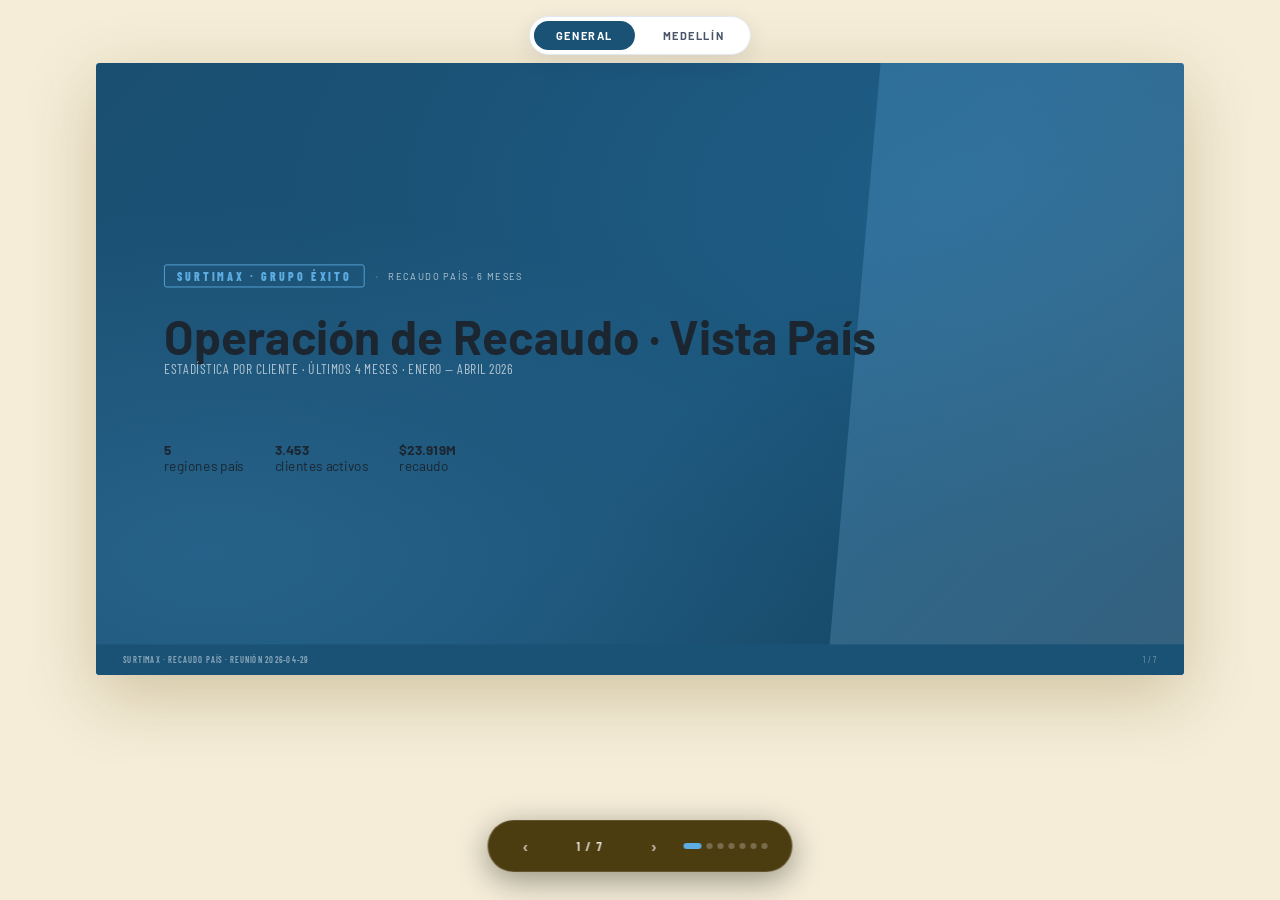
<file: web/index.html>
<!doctype html>
<html lang="es">
  <head>
    <meta charset="UTF-8" />
    <meta name="viewport" content="width=device-width, initial-scale=1.0" />
    <link rel="stylesheet" href="css/styles.css" />
    <title>QUICK · ÉXITO ANTIOQUIA · Operación Medellín</title>
    <link
      href="https://fonts.googleapis.com/css2?family=Barlow+Condensed:wght@400;600;700;800;900&family=Barlow:wght@300;400;500;600;700&display=swap"
      rel="stylesheet"
    />
    <!-- ArcGIS Maps SDK for JS 4.x (mapa interactivo de regionales en slide-13) -->
    <link rel="stylesheet" href="https://js.arcgis.com/4.30/esri/themes/light/main.css" />
    <script defer src="https://js.arcgis.com/4.30/"></script>
  </head>
  <body>
    <!-- TAB NAV país vs Medellín -->
    <div id="section-tabs" role="tablist">
      <button class="section-tab active" role="tab" data-section="general" aria-selected="true">GENERAL</button>
      <button class="section-tab" role="tab" data-section="medellin" aria-selected="false">MEDELLÍN</button>
    </div>

    <div id="slideshow">
      <!-- ══════════════════════════════════════════════
     SECTION: GENERAL — País / Surtimax (datos mock placeholder)
════════════════════════════════════════════════ -->
      <section class="section-block active" data-section="general">
        <!-- SLIDE G1 · COVER GENERAL -->
        <div class="slide active" id="slide-G1">
          <div class="cover-bg"></div>
          <div class="cover-geo"></div>
          <div class="cover-content">
            <div class="cover-eyebrow">
              <span class="exito-logo-text">Surtimax · Grupo Éxito</span>
              <span style="color: rgba(255, 255, 255, 0.2); font-size: 18px">·</span>
              <span style="font-size: 11px; color: rgba(255,255,255,.7); letter-spacing:.15em">RECAUDO PAÍS · 6 MESES</span>
            </div>
            <h1 class="cover-title" style="font-size:56px;line-height:1.05">Operación de Recaudo · Vista País</h1>
            <div class="cover-subtitle" style="font-size:16px">Estadística por cliente · últimos 4 meses · enero — abril 2026</div>
            <div class="cover-meta" style="margin-top:36px">
              <span class="cover-meta-item"><strong>5</strong> regiones país</span>
              <span class="cover-meta-item"><strong>3.453</strong> clientes activos</span>
              <span class="cover-meta-item"><strong>$23.919M</strong> recaudo</span>
            </div>
          </div>
          <div class="footer-bar">
            <span class="footer-text">Surtimax · Recaudo país · Reunión 2026-04-29</span>
            <span class="footer-right">1 / 7</span>
          </div>
        </div>

        <!-- SLIDE G2 · KPIs PAÍS -->
        <div class="slide" id="slide-G2">
          <div class="slide-header-bar"></div>
          <div class="slide-content-full">
            <div class="section-label">Resumen ejecutivo · País</div>
            <div class="slide-title" style="font-size:28px">¿Cómo se distribuye el recaudo en Surtimax país?</div>
            <div style="font-size:11px;color:var(--exito-muted);margin-top:3px">Últimos 4 meses · enero — abril 2026 · datos reales <code>RECAUDO_NACIONAL_LIMPIO.xlsx</code></div>

            <div style="display:grid;grid-template-columns:repeat(4,1fr);gap:14px;margin-top:22px">
              <div class="zona-card zona-card-red">
                <div class="zona-card-label">Servicios totales</div>
                <div class="zona-card-value">17.176</div>
                <div class="zona-card-sub">5 regiones · 4 meses</div>
              </div>
              <div class="zona-card zona-card-yellow">
                <div class="zona-card-label">Recaudo en efectivo</div>
                <div class="zona-card-value">$23.919M</div>
                <div class="zona-card-sub">$5.980M promedio mensual</div>
              </div>
              <div class="zona-card">
                <div class="zona-card-label">Clientes activos</div>
                <div class="zona-card-value">3.453</div>
                <div class="zona-card-sub">Top 10 concentra ~5,7%</div>
              </div>
              <div class="zona-card">
                <div class="zona-card-label">Vehículos en operación</div>
                <div class="zona-card-value">131</div>
                <div class="zona-card-sub">$182M / VH (4 meses)</div>
              </div>
            </div>

            <div style="margin-top:26px;display:grid;grid-template-columns:1fr 1fr;gap:16px">
              <div class="zona-card" style="padding:16px 18px">
                <div class="zona-card-label" style="margin-bottom:8px">Concentración por región (recaudo $M)</div>
                <ul class="top3-list">
                  <li class="top3-item"><span class="top3-rank">1</span><span class="top3-name">Bogotá-Sabana</span><span class="top3-val">$10.259M (42,9%)</span></li>
                  <li class="top3-item"><span class="top3-rank">2</span><span class="top3-name">Antioquia</span><span class="top3-val">$5.497M (23,0%)</span></li>
                  <li class="top3-item"><span class="top3-rank">3</span><span class="top3-name">Costa Atlántica</span><span class="top3-val">$4.454M (18,6%)</span></li>
                </ul>
              </div>
              <div class="zona-card" style="padding:16px 18px">
                <div class="zona-card-label" style="margin-bottom:8px">Comportamiento mensual (4 meses)</div>
                <ul class="top3-list">
                  <li class="top3-item"><span class="top3-rank">↑</span><span class="top3-name">Mes con mayor recaudo</span><span class="top3-val">Marzo · $6.751M</span></li>
                  <li class="top3-item"><span class="top3-rank">↓</span><span class="top3-name">Mes más bajo</span><span class="top3-val">Abril · $4.726M</span></li>
                  <li class="top3-item"><span class="top3-rank">μ</span><span class="top3-name">Promedio mensual</span><span class="top3-val">$5.980M / mes</span></li>
                </ul>
              </div>
            </div>
          </div>
          <div class="footer-bar">
            <span class="footer-text">Surtimax · Recaudo país · ene–abr 2026</span>
            <span class="footer-right">2 / 7</span>
          </div>
        </div>

        <!-- SLIDE G3 · TOP 10 CLIENTES (recaudo 6 meses) -->
        <div class="slide" id="slide-G3">
          <div class="slide-header-bar"></div>
          <div class="slide-content-full">
            <div class="section-label">Top clientes · Recaudo 4 meses</div>
            <div class="slide-title" style="font-size:26px">¿Quiénes concentran el recaudo país?</div>
            <div style="font-size:11px;color:var(--exito-muted);margin-top:3px">Top 10 clientes ordenados por recaudo total enero — abril 2026</div>

            <table class="general-table" style="margin-top:18px">
              <thead>
                <tr>
                  <th style="width:36px">#</th>
                  <th>Cliente</th>
                  <th>Región</th>
                  <th style="text-align:right">Servicios</th>
                  <th style="text-align:right">Recaudo total ($M)</th>
                  <th style="text-align:right">Por VH ($M)</th>
                  <th style="text-align:right">VH activos</th>
                </tr>
              </thead>
              <tbody>
                <tr><td>1</td><td>INVERSIONES GRUPO ROAL SAS</td><td>Bogotá-Sabana</td><td style="text-align:right">60</td><td style="text-align:right"><strong>$314,2</strong></td><td style="text-align:right">$11,6</td><td style="text-align:right">27</td></tr>
                <tr><td>2</td><td>INVERSIONES LA CENTRAL DE CLEMENCIA</td><td>Costa Atlántica</td><td style="text-align:right">27</td><td style="text-align:right"><strong>$132,1</strong></td><td style="text-align:right">$44,0</td><td style="text-align:right">3</td></tr>
                <tr><td>3</td><td>GUTIERREZ GIL JOSE JAIRO</td><td>Bogotá-Sabana</td><td style="text-align:right">15</td><td style="text-align:right"><strong>$95,6</strong></td><td style="text-align:right">$8,7</td><td style="text-align:right">11</td></tr>
                <tr><td>4</td><td>ALYAN UNIDOS S.A.S</td><td>Valle del Cauca</td><td style="text-align:right">13</td><td style="text-align:right"><strong>$93,2</strong></td><td style="text-align:right">$15,5</td><td style="text-align:right">6</td></tr>
                <tr><td>5</td><td>URREA GARCIA JUAN CAMILO</td><td>Costa Atlántica</td><td style="text-align:right">33</td><td style="text-align:right"><strong>$90,7</strong></td><td style="text-align:right">$13,0</td><td style="text-align:right">7</td></tr>
                <tr><td>6</td><td>BARBOSA GUERRA YOLANDA</td><td>Bogotá-Sabana</td><td style="text-align:right">5</td><td style="text-align:right"><strong>$90,5</strong></td><td style="text-align:right">$30,2</td><td style="text-align:right">3</td></tr>
                <tr><td>7</td><td>CARDENAS VALENCIA SERGIO ANTONIO</td><td>Antioquia</td><td style="text-align:right">7</td><td style="text-align:right"><strong>$86,7</strong></td><td style="text-align:right">$86,7</td><td style="text-align:right">1</td></tr>
                <tr><td>8</td><td>RODRIGUEZ FORERO FRANCISCO</td><td>Bogotá-Sabana</td><td style="text-align:right">37</td><td style="text-align:right"><strong>$86,3</strong></td><td style="text-align:right">$10,8</td><td style="text-align:right">8</td></tr>
                <tr><td>9</td><td>NARANJO DULFARY DEL SOCORRO</td><td>Eje Cafetero</td><td style="text-align:right">5</td><td style="text-align:right"><strong>$85,0</strong></td><td style="text-align:right">$42,5</td><td style="text-align:right">2</td></tr>
                <tr><td>10</td><td>SUPERMERCADOS LOS PAISAS J J SAS</td><td>Bogotá-Sabana</td><td style="text-align:right">22</td><td style="text-align:right"><strong>$84,2</strong></td><td style="text-align:right">$12,0</td><td style="text-align:right">7</td></tr>
              </tbody>
            </table>
            <div style="font-size:10px;color:var(--exito-muted);margin-top:12px">Fuente: <code>data/db_real_clean_v1.csv</code> · 17.176 servicios · ene–abr 2026.</div>
          </div>
          <div class="footer-bar">
            <span class="footer-text">Surtimax · Top clientes · Recaudo 4 meses</span>
            <span class="footer-right">3 / 7</span>
          </div>
        </div>

        <!-- SLIDE G4 · TENDENCIA MENSUAL POR REGIÓN -->
        <div class="slide" id="slide-G4">
          <div class="slide-header-bar"></div>
          <div class="slide-content-full">
            <div class="section-label">Tendencia · 4 meses · 5 regiones</div>
            <div class="slide-title" style="font-size:26px">Evolución mensual del recaudo por región</div>
            <div style="font-size:11px;color:var(--exito-muted);margin-top:3px">Recaudo $M · enero — abril 2026 · datos reales</div>

            <table class="general-table" style="margin-top:18px">
              <thead>
                <tr>
                  <th>Región</th>
                  <th style="text-align:right">Ene</th>
                  <th style="text-align:right">Feb</th>
                  <th style="text-align:right">Mar</th>
                  <th style="text-align:right">Abr</th>
                  <th style="text-align:right">Total</th>
                </tr>
              </thead>
              <tbody>
                <tr><td>Bogotá-Sabana</td><td style="text-align:right">$2.840</td><td style="text-align:right">$2.180</td><td style="text-align:right">$2.834</td><td style="text-align:right">$2.405</td><td style="text-align:right"><strong>$10.259</strong></td></tr>
                <tr><td>Antioquia</td><td style="text-align:right">$1.708</td><td style="text-align:right">$1.508</td><td style="text-align:right">$1.207</td><td style="text-align:right">$1.075</td><td style="text-align:right"><strong>$5.497</strong></td></tr>
                <tr><td>Costa Atlántica</td><td style="text-align:right">$1.101</td><td style="text-align:right">$1.332</td><td style="text-align:right">$1.571</td><td style="text-align:right">$451</td><td style="text-align:right"><strong>$4.454</strong></td></tr>
                <tr><td>Eje Cafetero</td><td style="text-align:right">$558</td><td style="text-align:right">$495</td><td style="text-align:right">$575</td><td style="text-align:right">$507</td><td style="text-align:right"><strong>$2.135</strong></td></tr>
                <tr><td>Valle del Cauca</td><td style="text-align:right">$377</td><td style="text-align:right">$345</td><td style="text-align:right">$564</td><td style="text-align:right">$288</td><td style="text-align:right"><strong>$1.573</strong></td></tr>
                <tr style="border-top:2px solid var(--exito-border);font-weight:700">
                  <td>País</td>
                  <td style="text-align:right">$6.584</td>
                  <td style="text-align:right">$5.860</td>
                  <td style="text-align:right">$6.751</td>
                  <td style="text-align:right">$4.726</td>
                  <td style="text-align:right">$23.919</td>
                </tr>
              </tbody>
            </table>
            <div style="font-size:10px;color:var(--exito-muted);margin-top:10px">Nota: Costa Atlántica muestra caída fuerte en abril; Antioquia en descenso sostenido. Bogotá-Sabana lidera con 42,9% del recaudo país.</div>
          </div>
          <div class="footer-bar">
            <span class="footer-text">Surtimax · Tendencia mensual · ene–abr 2026</span>
            <span class="footer-right">4 / 7</span>
          </div>
        </div>

        <!-- SLIDE G5 · EFECTIVIDAD COMPARATIVA POR REGIÓN -->
        <div class="slide" id="slide-G5">
          <div class="slide-header-bar"></div>
          <div class="slide-content-full">
            <div class="section-label">Calidad de gestión · 5 regiones</div>
            <div class="slide-title" style="font-size:26px">% Servicios sin riesgo por región</div>
            <div style="font-size:11px;color:var(--exito-muted);margin-top:3px">Proxy temporal de efectividad · % Sin riesgo / total · ene–abr 2026 (TODO: ajustar a fórmula real al recibir asignados)</div>

            <div style="display:grid;grid-template-columns:repeat(3,1fr);gap:14px;margin-top:22px">
              <div class="zona-card">
                <div class="zona-card-label">Bogotá-Sabana</div>
                <div class="zona-card-value">74,2%</div>
                <div class="zona-card-sub">5.595 sin riesgo / 7.543 totales</div>
              </div>
              <div class="zona-card">
                <div class="zona-card-label">Costa Atlántica</div>
                <div class="zona-card-value">72,9%</div>
                <div class="zona-card-sub">2.307 sin riesgo / 3.166 totales</div>
              </div>
              <div class="zona-card">
                <div class="zona-card-label">Antioquia</div>
                <div class="zona-card-value">68,2%</div>
                <div class="zona-card-sub">2.431 sin riesgo / 3.563 totales</div>
              </div>
              <div class="zona-card">
                <div class="zona-card-label">Valle del Cauca</div>
                <div class="zona-card-value">65,0%</div>
                <div class="zona-card-sub">869 sin riesgo / 1.337 totales</div>
              </div>
              <div class="zona-card">
                <div class="zona-card-label">Eje Cafetero</div>
                <div class="zona-card-value" style="color:#c0392b">54,4%</div>
                <div class="zona-card-sub" style="color:#c0392b">853 sin riesgo / 1.567 · región más crítica</div>
              </div>
              <div class="zona-card" style="background:var(--exito-light);border-style:dashed">
                <div class="zona-card-label">Santanderes</div>
                <div class="zona-card-value" style="color:var(--exito-muted);font-size:14px">sin datos</div>
                <div class="zona-card-sub">Sin operación en este período</div>
              </div>
            </div>

            <div style="margin-top:22px;font-size:11px;color:var(--exito-slate);background:var(--exito-light);padding:12px 16px;border-radius:6px;border-left:4px solid var(--exito-red)">
              <strong>Observación:</strong> Eje Cafetero es la región con mayor proporción de servicios en riesgo (45,6%). Bogotá-Sabana es la mejor gestionada con 74,2% sin riesgo. <em>Métrica temporal — pendiente recalcular como cobrados/asignados al recibir base de servicios pendientes.</em>
            </div>
          </div>
          <div class="footer-bar">
            <span class="footer-text">Surtimax · Efectividad comparativa</span>
            <span class="footer-right">5 / 7</span>
          </div>
        </div>

        <!-- SLIDE G6 · DETALLE CLIENTE × MES × VH -->
        <div class="slide" id="slide-G6">
          <div class="slide-header-bar"></div>
          <div class="slide-content-full">
            <div class="section-label">Detalle por cliente · mes · VH</div>
            <div class="slide-title" style="font-size:24px">Top 5 clientes · evolución mensual y por vehículo</div>
            <div style="font-size:11px;color:var(--exito-muted);margin-top:3px">Total mes ($M) y total por VH ($M) · 4 meses · datos reales ene–abr 2026</div>

            <table class="general-table" style="margin-top:16px;font-size:11px">
              <thead>
                <tr>
                  <th rowspan="2">Cliente</th>
                  <th colspan="4" style="text-align:center">Total mes ($M)</th>
                  <th colspan="4" style="text-align:center;background:var(--exito-yellow-soft)">Total por VH ($M)</th>
                </tr>
                <tr>
                  <th style="text-align:right">Ene</th><th style="text-align:right">Feb</th><th style="text-align:right">Mar</th><th style="text-align:right">Abr</th>
                  <th style="text-align:right;background:var(--exito-yellow-soft)">Ene</th><th style="text-align:right;background:var(--exito-yellow-soft)">Feb</th><th style="text-align:right;background:var(--exito-yellow-soft)">Mar</th><th style="text-align:right;background:var(--exito-yellow-soft)">Abr</th>
                </tr>
              </thead>
              <tbody>
                <tr><td><strong>INVERSIONES GRUPO ROAL SAS</strong></td>
                    <td style="text-align:right">$93,1</td><td style="text-align:right">$61,3</td><td style="text-align:right">$103,4</td><td style="text-align:right">$56,3</td>
                    <td style="text-align:right;background:var(--exito-yellow-soft)">$10,3</td><td style="text-align:right;background:var(--exito-yellow-soft)">$8,8</td><td style="text-align:right;background:var(--exito-yellow-soft)">$9,4</td><td style="text-align:right;background:var(--exito-yellow-soft)">$7,0</td></tr>
                <tr><td><strong>INVERSIONES LA CENTRAL DE CLEMENCIA</strong></td>
                    <td style="text-align:right">$38,6</td><td style="text-align:right">$36,1</td><td style="text-align:right">$42,1</td><td style="text-align:right">$15,2</td>
                    <td style="text-align:right;background:var(--exito-yellow-soft)">$19,3</td><td style="text-align:right;background:var(--exito-yellow-soft)">$36,1</td><td style="text-align:right;background:var(--exito-yellow-soft)">$21,1</td><td style="text-align:right;background:var(--exito-yellow-soft)">$7,6</td></tr>
                <tr><td><strong>GUTIERREZ GIL JOSE JAIRO</strong></td>
                    <td style="text-align:right">$25,3</td><td style="text-align:right">$20,6</td><td style="text-align:right">$23,3</td><td style="text-align:right">$26,4</td>
                    <td style="text-align:right;background:var(--exito-yellow-soft)">$5,1</td><td style="text-align:right;background:var(--exito-yellow-soft)">$10,3</td><td style="text-align:right;background:var(--exito-yellow-soft)">$7,8</td><td style="text-align:right;background:var(--exito-yellow-soft)">$13,2</td></tr>
                <tr><td><strong>ALYAN UNIDOS S.A.S</strong></td>
                    <td style="text-align:right">$15,2</td><td style="text-align:right">$30,5</td><td style="text-align:right">$25,0</td><td style="text-align:right">$22,5</td>
                    <td style="text-align:right;background:var(--exito-yellow-soft)">$7,6</td><td style="text-align:right;background:var(--exito-yellow-soft)">$15,3</td><td style="text-align:right;background:var(--exito-yellow-soft)">$12,5</td><td style="text-align:right;background:var(--exito-yellow-soft)">$11,3</td></tr>
                <tr><td><strong>URREA GARCIA JUAN CAMILO</strong></td>
                    <td style="text-align:right">$22,1</td><td style="text-align:right">$18,8</td><td style="text-align:right">$43,2</td><td style="text-align:right">$6,5</td>
                    <td style="text-align:right;background:var(--exito-yellow-soft)">$5,5</td><td style="text-align:right;background:var(--exito-yellow-soft)">$3,8</td><td style="text-align:right;background:var(--exito-yellow-soft)">$6,2</td><td style="text-align:right;background:var(--exito-yellow-soft)">$1,3</td></tr>
              </tbody>
            </table>
            <div style="font-size:10px;color:var(--exito-muted);margin-top:10px">Formato según solicitud: cliente · mes · total mes vs. total por VH. Fuente: <code>data/db_real_clean_v1.csv</code>.</div>
          </div>
          <div class="footer-bar">
            <span class="footer-text">Surtimax · Detalle cliente · mes · VH</span>
            <span class="footer-right">6 / 7</span>
          </div>
        </div>

        <!-- SLIDE G7 · MAPA INTERACTIVO PAÍS -->
        <div class="slide" id="slide-G7">
          <div class="slide-header-bar"></div>
          <div class="slide-content-full" style="display:flex;flex-direction:column">
            <div style="margin-bottom:8px">
              <div class="section-label">Mapa interactivo · 6 regiones país</div>
              <div class="slide-title" style="font-size:26px">Click sobre cada región para ver KPIs</div>
              <div style="font-size:11px;color:var(--exito-muted);margin-top:3px">Cobertura nacional Surtimax · centroides aproximados (ajustar con shapefile oficial)</div>
            </div>
            <div style="flex:1;display:flex;align-items:center;justify-content:center;padding:6px 36px 16px;min-height:0">
              <div class="arcgis-map-wrapper">
                <div id="arcgis-map" role="region" aria-label="Mapa interactivo de regiones país"></div>
                <div class="arcgis-map-fallback" aria-hidden="true">
                  <img src="../images/maps/overview_antioquia.png" alt="Mapa de fallback" />
                </div>
              </div>
            </div>
          </div>
          <div class="footer-bar">
            <span class="footer-text">Surtimax · Mapa interactivo país · 6 regiones</span>
            <span class="footer-right">7 / 7</span>
          </div>
        </div>
      </section>

      <!-- ══════════════════════════════════════════════
     SECTION: MEDELLÍN — Operación Antioquia (slides existentes)
════════════════════════════════════════════════ -->
      <section class="section-block" data-section="medellin" hidden>
      <!-- ══════════════════════════════════════════════
     SLIDE 1 · COVER PRINCIPAL
════════════════════════════════════════════════ -->
      <div class="slide" id="slide-1">
        <div class="cover-bg"></div>
        <div class="cover-geo"></div>
        <div class="cover-content">
          <div class="cover-eyebrow">
            <span class="exito-logo-text">Éxito Antioquia</span>
            <span style="color: rgba(255, 255, 255, 0.2); font-size: 18px"
              >·</span
            >
            <span class="quick-logo-text">Quick Logistics</span>
          </div>
          <div class="cover-title-main">
            OPERACIÓN<br /><span class="cover-title-accent">MEDELLÍN</span>
          </div>
          <div class="cover-subtitle">
            Análisis operativo y plan de acción · Fidelización de flota
          </div>
          <div class="cover-meta">
            <div class="cover-meta-item">
              <div class="cover-meta-label">Período</div>
              <div class="cover-meta-value">2 ene – 21 abr 2026</div>
            </div>
            <div class="cover-meta-item">
              <div class="cover-meta-label">Tipo de documento</div>
              <div class="cover-meta-value">Análisis operativo</div>
            </div>
            <div class="cover-meta-item">
              <div class="cover-meta-label">Estado</div>
              <div class="cover-meta-value" style="color: #5dade2">
                Versión aprobada
              </div>
            </div>
          </div>
        </div>
        <div class="cover-tags">
          <div class="cover-tag">
            <span class="cover-tag-dot" style="background: #aed6f1"></span
            >Colocación de flota
          </div>
          <div class="cover-tag">
            <span class="cover-tag-dot" style="background: #2e86c1"></span
            >Indicador Loyalty
          </div>
          <div class="cover-tag">
            <span class="cover-tag-dot" style="background: #6b7280"></span
            >Riesgo de recaudo
          </div>
          <div class="cover-tag">
            <span
              class="cover-tag-dot"
              style="background: rgba(255, 255, 255, 0.3)"
            ></span
            >Plan estratégico
          </div>
        </div>
      </div>

      <!-- ══════════════════════════════════════════════
     SLIDE 2 · COLOCACIÓN COVER
════════════════════════════════════════════════ -->
      <div class="slide" id="slide-2">
        <div class="slide-header-bar"></div>
        <div class="section-cover" style="height: 100%">
          <div class="section-cover-left">
            <div
              class="section-label"
              style="color: #5dade2; margin-bottom: 20px"
            >
              Módulo 1 · Colocación
            </div>
            <div
              style="
                font-family: &quot;Barlow Condensed&quot;, sans-serif;
                font-size: 42px;
                font-weight: 900;
                color: white;
                line-height: 1;
                text-transform: uppercase;
                margin-bottom: 12px;
              "
            >
              Posicionamiento<br />de Flota
            </div>
            <div
              style="
                font-size: 12px;
                color: rgba(255, 255, 255, 0.55);
                line-height: 1.6;
                margin-bottom: 28px;
              "
            >
              Análisis de colocación trimestral Q1 2026 · Desglose mensual y
              semanal
            </div>
            <div class="badge badge-yellow" style="align-self: flex-start">
              2 ene – 21 abr 2026
            </div>
          </div>
          <div class="section-cover-right">
            <div class="section-label">Indicadores clave</div>
            <div
              style="
                font-family: &quot;Barlow Condensed&quot;, sans-serif;
                font-size: 20px;
                font-weight: 800;
                color: #1a5276;
                margin-bottom: 28px;
              "
            >
              Solicitados / Colocados · Q1 2026
            </div>
            <div style="display: flex; gap: 24px; margin-bottom: 28px">
              <div>
                <div class="kpi-label">Solicitados</div>
                <div class="big-number">
                  611
                  <span style="font-size: 28px; color: var(--exito-slate)"
                    >veh</span
                  >
                </div>
              </div>
              <div style="width: 2px; background: var(--exito-border)"></div>
              <div>
                <div class="kpi-label">Colocados</div>
                <div class="big-number" style="color: #1a5276">
                  405
                  <span style="font-size: 28px; color: var(--exito-slate)"
                    >placas</span
                  >
                </div>
              </div>
            </div>
            <div class="kpi-card" style="border-left: 4px solid #5dade2">
              <div class="kpi-label">Colocación promedio Q1</div>
              <div class="kpi-value" style="font-size: 48px; color: #2e86c1">
                66,3%
              </div>
              <div class="kpi-sub">Brecha de −28,7 pp vs. target 95%</div>
            </div>
            <div
              style="
                margin-top: 14px;
                font-size: 10px;
                color: var(--exito-muted);
                line-height: 1.5;
                padding: 10px 14px;
                background: var(--exito-red-soft);
                border-radius: 6px;
                border-left: 3px solid #2e86c1;
              "
            >
              <strong style="color: #2e86c1"
                >Documento de trabajo · Versión aprobada 22-abr-2026</strong
              ><br />
              Reemplaza la metodología anterior basada en listado maestro
              estático
            </div>

            <!-- Tendencia mensual -->
            <div style="margin-top:18px">
              <div style="font-size:9px;font-weight:700;letter-spacing:.1em;color:var(--exito-muted);text-transform:uppercase;margin-bottom:10px">Efectividad mensual · Medellín</div>
              <div style="display:grid;grid-template-columns:repeat(4,1fr);gap:10px">
                <div style="background:var(--exito-light);border:1px solid var(--exito-border);border-radius:8px;padding:12px 14px;text-align:center">
                  <div style="font-size:9px;color:var(--exito-muted);margin-bottom:4px">Enero</div>
                  <div style="font-family:'Barlow Condensed',sans-serif;font-size:30px;font-weight:900;color:#e67e22;line-height:1">87,3%</div>
                  <div style="font-size:8px;color:var(--exito-muted);margin-top:3px">142 sol · 124 pos</div>
                  <div style="margin-top:6px;height:5px;background:#e8edf3;border-radius:3px;overflow:hidden"><div style="width:87.3%;height:100%;background:#e67e22;border-radius:3px"></div></div>
                </div>
                <div style="background:var(--exito-light);border:1px solid var(--exito-border);border-radius:8px;padding:12px 14px;text-align:center">
                  <div style="font-size:9px;color:var(--exito-muted);margin-bottom:4px">Febrero</div>
                  <div style="font-family:'Barlow Condensed',sans-serif;font-size:30px;font-weight:900;color:#e67e22;line-height:1">86,4%</div>
                  <div style="font-size:8px;color:var(--exito-muted);margin-top:3px">118 sol · 102 pos</div>
                  <div style="margin-top:6px;height:5px;background:#e8edf3;border-radius:3px;overflow:hidden"><div style="width:86.4%;height:100%;background:#e67e22;border-radius:3px"></div></div>
                </div>
                <div style="background:var(--exito-light);border:1px solid var(--exito-border);border-radius:8px;padding:12px 14px;text-align:center">
                  <div style="font-size:9px;color:var(--exito-muted);margin-bottom:4px">Marzo</div>
                  <div style="font-family:'Barlow Condensed',sans-serif;font-size:30px;font-weight:900;color:#2e86c1;line-height:1">68,5%</div>
                  <div style="font-size:8px;color:var(--exito-muted);margin-top:3px">143 sol · 98 pos</div>
                  <div style="margin-top:6px;height:5px;background:#e8edf3;border-radius:3px;overflow:hidden"><div style="width:68.5%;height:100%;background:#2e86c1;border-radius:3px"></div></div>
                </div>
                <div style="background:rgba(46,134,193,0.06);border:1px solid rgba(46,134,193,0.3);border-radius:8px;padding:12px 14px;text-align:center">
                  <div style="font-size:9px;color:var(--exito-muted);margin-bottom:4px">Abril</div>
                  <div style="font-family:'Barlow Condensed',sans-serif;font-size:30px;font-weight:900;color:#8e44ad;line-height:1">38,9%</div>
                  <div style="font-size:8px;color:var(--exito-muted);margin-top:3px">208 sol · 81 pos</div>
                  <div style="margin-top:6px;height:5px;background:#e8edf3;border-radius:3px;overflow:hidden"><div style="width:38.9%;height:100%;background:#8e44ad;border-radius:3px"></div></div>
                </div>
              </div>
              <div style="font-size:9px;color:var(--exito-muted);margin-top:8px">Target 95% · Deterioro progresivo · S12 (16 mar) marca el inicio del colapso operativo</div>
            </div>
          </div>
        </div>
      </div>

      <!-- ══════════════════════════════════════════════
     SLIDE 3 · TABLA MENSUAL
════════════════════════════════════════════════ -->
      <div class="slide" id="slide-3">
        <div class="slide-header-bar"></div>
        <div class="slide-content-full">
          <div
            style="
              display: flex;
              align-items: flex-start;
              justify-content: space-between;
              margin-bottom: 16px;
            "
          >
            <div>
              <div class="section-label">
                Indicador Colocación · Desglose Mensual
              </div>
              <div class="slide-title" style="font-size: 26px">
                De 87,3% en enero a 38,9% en abril
              </div>
              <div
                style="
                  font-size: 12px;
                  color: var(--exito-muted);
                  margin-top: 4px;
                "
              >
                Cuatro meses, cuatro niveles de deterioro
              </div>
            </div>
            <div style="display: flex; gap: 10px; align-items: center">
              <div
                class="kpi-card"
                style="text-align: center; padding: 12px 20px"
              >
                <div class="kpi-label">Total período</div>
                <div class="kpi-value" style="color: #2e86c1">66,3%</div>
                <div class="kpi-sub">−28,7pp vs. target 95%</div>
              </div>
            </div>
          </div>

          <div class="table-scroll">
            <table class="data-table">
              <thead>
                <tr>
                  <th>Mes</th>
                  <th>Solicitados</th>
                  <th>Puestos</th>
                  <th>Sin cubrir</th>
                  <th>% Cumpl.</th>
                  <th>Lectura</th>
                </tr>
              </thead>
              <tbody>
                <tr>
                  <td><strong>Enero</strong></td>
                  <td>142</td>
                  <td>124</td>
                  <td style="color: #27ae60; font-weight: 700">−18</td>
                  <td>
                    <span
                      style="
                        background: #ebf5fb;
                        color: #154360;
                        padding: 2px 8px;
                        border-radius: 10px;
                        font-weight: 700;
                        font-size: 11px;
                      "
                      >87,3%</span
                    >
                  </td>
                  <td style="color: var(--exito-slate); font-size: 10px">
                    Aceptable · cerca del target
                  </td>
                </tr>
                <tr>
                  <td><strong>Febrero</strong></td>
                  <td>118</td>
                  <td>102</td>
                  <td style="color: #e67e22; font-weight: 700">−16</td>
                  <td>
                    <span
                      style="
                        background: #ebf5fb;
                        color: #154360;
                        padding: 2px 8px;
                        border-radius: 10px;
                        font-weight: 700;
                        font-size: 11px;
                      "
                      >86,4%</span
                    >
                  </td>
                  <td style="color: var(--exito-slate); font-size: 10px">
                    Mantiene zona amarilla
                  </td>
                </tr>
                <tr>
                  <td><strong>Marzo</strong></td>
                  <td>143</td>
                  <td>98</td>
                  <td style="color: #2e86c1; font-weight: 700">−45</td>
                  <td>
                    <span
                      style="
                        background: #ebf5fb;
                        color: #1a5276;
                        padding: 2px 8px;
                        border-radius: 10px;
                        font-weight: 700;
                        font-size: 11px;
                      "
                      >68,5%</span
                    >
                  </td>
                  <td style="color: #2e86c1; font-size: 10px; font-weight: 600">
                    Punto de quiebre · S12 colapsa
                  </td>
                </tr>
                <tr>
                  <td><strong>Abril (al 21)</strong></td>
                  <td>208</td>
                  <td>81</td>
                  <td style="color: #8e44ad; font-weight: 700">−127</td>
                  <td>
                    <span
                      style="
                        background: #ebf5fb;
                        color: #1a5276;
                        padding: 2px 8px;
                        border-radius: 10px;
                        font-weight: 700;
                        font-size: 11px;
                      "
                      >38,9%</span
                    >
                  </td>
                  <td style="color: #8e44ad; font-size: 10px; font-weight: 600">
                    Crisis · demanda ×2, capacidad cae
                  </td>
                </tr>
                <tr style="background: #1a5276">
                  <td style="color: white; font-weight: 700; border: none">
                    TOTAL
                  </td>
                  <td
                    style="
                      color: white;
                      border: none;
                      font-family: &quot;Barlow Condensed&quot;, sans-serif;
                      font-size: 15px;
                      font-weight: 800;
                    "
                  >
                    611
                  </td>
                  <td
                    style="
                      color: white;
                      border: none;
                      font-family: &quot;Barlow Condensed&quot;, sans-serif;
                      font-size: 15px;
                      font-weight: 800;
                    "
                  >
                    405
                  </td>
                  <td style="color: #5dade2; border: none; font-weight: 700">
                    −206
                  </td>
                  <td style="border: none">
                    <span
                      style="
                        background: #2e86c1;
                        color: white;
                        padding: 2px 10px;
                        border-radius: 10px;
                        font-weight: 800;
                        font-size: 12px;
                      "
                      >66,3%</span
                    >
                  </td>
                  <td
                    style="
                      color: rgba(255, 255, 255, 0.6);
                      border: none;
                      font-size: 10px;
                    "
                  >
                    Brecha −28,7 pp vs. target 95%
                  </td>
                </tr>
              </tbody>
            </table>
          </div>

          <div class="obs-box">
            <div class="obs-box-title">Observación Estructural</div>
            <div class="obs-box-text">
              Las semanas S01–S11 (88,6% promedio) y las semanas S12–S17 (43,9%
              promedio) manejan prácticamente el mismo volumen solicitado (306
              vs. 305 unidades). Lo que cambia no es la demanda, es la capacidad
              de colocación. Por eso el diagnóstico es
              <strong style="color: #5dade2"
                >estructural, no estacional.</strong
              >
            </div>
          </div>

          <!-- Comparativo regional compacto Q1 -->
          <div style="margin-top:10px">
            <div class="section-label" style="margin-bottom:5px;font-size:9px;letter-spacing:.08em">Comparativo Q1 · Todas las regionales</div>
            <div style="display:flex;gap:6px;flex-wrap:wrap;align-items:center">
              <span style="display:inline-flex;align-items:center;gap:4px;background:#d5f5e3;color:#1e8449;border-radius:12px;padding:3px 10px;font-size:10px;font-weight:700">Cali 92,3%</span>
              <span style="display:inline-flex;align-items:center;gap:4px;background:#d5f5e3;color:#1e8449;border-radius:12px;padding:3px 10px;font-size:10px;font-weight:700">Costa 84,7%</span>
              <span style="display:inline-flex;align-items:center;gap:4px;background:#d5f5e3;color:#1e8449;border-radius:12px;padding:3px 10px;font-size:10px;font-weight:700">Eje Cafetero 98,9%</span>
              <span style="display:inline-flex;align-items:center;gap:4px;background:#d5f5e3;color:#1e8449;border-radius:12px;padding:3px 10px;font-size:10px;font-weight:700">Funza 94,9%</span>
              <span style="display:inline-flex;align-items:center;gap:4px;background:#ebf5fb;color:#1a5276;border:1px solid rgba(46,134,193,0.4);border-radius:12px;padding:3px 10px;font-size:10px;font-weight:700">Medellín 66,3% ⚠</span>
              <span style="display:inline-flex;align-items:center;gap:4px;background:var(--exito-light);color:var(--exito-slate);border:1px solid var(--exito-border);border-radius:12px;padding:3px 10px;font-size:10px;font-weight:700">Red total 85,9%</span>
            </div>
            <div style="font-size:9px;color:var(--exito-muted);margin-top:5px">Target 95% · Medellín es la única regional crítica · brecha −29pp vs. red excluyendo Medellín (93,8%)</div>
          </div>
        </div>
        <div class="footer-bar">
          <span class="footer-text"
            >Operación Éxito Antioquia · Análisis consolidado Q1 2026</span
          >
          <span class="footer-right">5 / 7</span>
        </div>
      </div>

      <!-- ══════════════════════════════════════════════
     SLIDE 4 · GRÁFICO SEMANAL
════════════════════════════════════════════════ -->
      <div class="slide" id="slide-4">
        <div class="slide-header-bar"></div>
        <div class="slide-content-full">
          <div style="margin-bottom: 14px">
            <div class="section-label">
              Indicador Colocación · Desglose Semanal
            </div>
            <div class="slide-title" style="font-size: 26px">
              El quiebre de la S12 es nítido
            </div>
            <div
              style="
                font-size: 11px;
                color: var(--exito-muted);
                margin-top: 3px;
              "
            >
              17 semanas operativas · línea de target 95% · semana 12 (16 mar)
              marca el inicio del colapso
            </div>
          </div>

          <div class="chart-container">
            <div class="bar-chart" style="height: 260px">
              <div class="target-line-label">TARGET 95%</div>
              <!-- Bars S01–S17 -->
              <div class="bar-group">
                <div class="bar-value">100%</div>
                <div
                  class="bar"
                  style="height: 100%; background: #27ae60"
                ></div>
                <div class="bar-label">
                  S01
                  <div class="bar-date">29 dic</div>
                </div>
              </div>
              <div class="bar-group">
                <div class="bar-value">93%</div>
                <div class="bar" style="height: 93%; background: #27ae60"></div>
                <div class="bar-label">
                  S02
                  <div class="bar-date">05 ene</div>
                </div>
              </div>
              <div class="bar-group">
                <div class="bar-value">—</div>
                <div class="bar" style="height: 0%; background: #27ae60"></div>
                <div class="bar-label">
                  S03
                  <div class="bar-date">12 ene</div>
                </div>
              </div>
              <div class="bar-group">
                <div class="bar-value">80%</div>
                <div class="bar" style="height: 80%; background: #5dade2"></div>
                <div class="bar-label">
                  S04
                  <div class="bar-date">19 ene</div>
                </div>
              </div>
              <div class="bar-group">
                <div class="bar-value">80%</div>
                <div class="bar" style="height: 80%; background: #5dade2"></div>
                <div class="bar-label">
                  S05
                  <div class="bar-date">26 ene</div>
                </div>
              </div>
              <div class="bar-group">
                <div class="bar-value">93%</div>
                <div class="bar" style="height: 93%; background: #27ae60"></div>
                <div class="bar-label">
                  S06
                  <div class="bar-date">02 feb</div>
                </div>
              </div>
              <div class="bar-group">
                <div class="bar-value">100%</div>
                <div
                  class="bar"
                  style="height: 100%; background: #27ae60"
                ></div>
                <div class="bar-label">
                  S07
                  <div class="bar-date">09 feb</div>
                </div>
              </div>
              <div class="bar-group">
                <div class="bar-value">76%</div>
                <div class="bar" style="height: 76%; background: #5dade2"></div>
                <div class="bar-label">
                  S08
                  <div class="bar-date">16 feb</div>
                </div>
              </div>
              <div class="bar-group">
                <div class="bar-value">80%</div>
                <div class="bar" style="height: 80%; background: #5dade2"></div>
                <div class="bar-label">
                  S09
                  <div class="bar-date">23 feb</div>
                </div>
              </div>
              <div class="bar-group">
                <div class="bar-value">100%</div>
                <div
                  class="bar"
                  style="height: 100%; background: #27ae60"
                ></div>
                <div class="bar-label">
                  S10
                  <div class="bar-date">02 mar</div>
                </div>
              </div>
              <div class="bar-group">
                <div class="bar-value">96%</div>
                <div class="bar" style="height: 96%; background: #27ae60"></div>
                <div class="bar-label">
                  S11
                  <div class="bar-date">09 mar</div>
                </div>
              </div>
              <div class="bar-group">
                <div class="bar-value">77%</div>
                <div class="bar" style="height: 77%; background: #5dade2"></div>
                <div class="bar-label">
                  S12
                  <div class="bar-date">16 mar</div>
                </div>
              </div>
              <div class="bar-group">
                <div class="bar-value">42%</div>
                <div
                  class="bar"
                  style="
                    height: 42%;
                    background: #2e86c1;
                    border: 2px solid #1a5276;
                  "
                ></div>
                <div class="bar-label" style="color: #2e86c1; font-weight: 700">
                  S13
                  <div class="bar-date">23 mar</div>
                </div>
              </div>
              <div class="bar-group">
                <div class="bar-value">32%</div>
                <div class="bar" style="height: 32%; background: #2e86c1"></div>
                <div class="bar-label" style="color: #2e86c1; font-weight: 700">
                  S14
                  <div class="bar-date">30 mar</div>
                </div>
              </div>
              <div class="bar-group">
                <div class="bar-value">30%</div>
                <div class="bar" style="height: 30%; background: #2e86c1"></div>
                <div class="bar-label" style="color: #2e86c1; font-weight: 700">
                  S15
                  <div class="bar-date">06 abr</div>
                </div>
              </div>
              <div class="bar-group">
                <div class="bar-value">40%</div>
                <div class="bar" style="height: 40%; background: #e67e22"></div>
                <div class="bar-label">
                  S16
                  <div class="bar-date">13 abr</div>
                </div>
              </div>
              <div class="bar-group">
                <div class="bar-value">62%</div>
                <div class="bar" style="height: 62%; background: #e67e22"></div>
                <div class="bar-label">
                  S17
                  <div class="bar-date">20 abr</div>
                </div>
              </div>
            </div>

            <div
              style="
                display: flex;
                gap: 10px;
                margin-top: 14px;
                align-items: flex-start;
              "
            >
              <div class="quiebre-marker" style="flex: 1">
                <div>
                  <div class="quiebre-label">
                    ⚡ Punto de quiebre · S12 · 16 mar
                  </div>
                </div>
              </div>
              <div
                style="
                  display: flex;
                  gap: 8px;
                  align-items: center;
                  flex-shrink: 0;
                "
              >
                <span
                  style="
                    display: inline-block;
                    width: 10px;
                    height: 10px;
                    background: #27ae60;
                    border-radius: 2px;
                  "
                ></span
                ><span style="font-size: 9px; color: var(--exito-muted)"
                  >Verde ≥95%</span
                >
                <span
                  style="
                    display: inline-block;
                    width: 10px;
                    height: 10px;
                    background: #5dade2;
                    border-radius: 2px;
                  "
                ></span
                ><span style="font-size: 9px; color: var(--exito-muted)"
                  >Amarillo 70-94%</span
                >
                <span
                  style="
                    display: inline-block;
                    width: 10px;
                    height: 10px;
                    background: #2e86c1;
                    border-radius: 2px;
                  "
                ></span
                ><span style="font-size: 9px; color: var(--exito-muted)"
                  >Rojo &lt;70%</span
                >
              </div>
            </div>

            <div class="chart-reading">
              <strong style="color: #1a5276">26 / 31 · Lectura:</strong> S01–S11
              oscilan en zona amarilla/verde · S12 marca el quiebre · S13–S15
              caen a zona roja sostenida · S17 muestra recuperación parcial pero
              sigue en naranja-rojo. No es un mes malo, son
              <strong>6 semanas continuas en crisis.</strong>
            </div>
          </div>
        </div>
        <div class="footer-bar">
          <span class="footer-text"
            >Operación Éxito Antioquia · Análisis consolidado Q1 2026</span
          >
          <span class="footer-right">5 / 7</span>
        </div>
      </div>

      <!-- SLIDE 5 - COLOCACION DETALLE GRAFICO -->
      <div class="slide" id="slide-5">
        <div class="slide-header-bar"></div>
        <div
          class="slide-content-full"
          style="display: flex; flex-direction: column; padding-bottom: 0"
        >
          <div style="margin-bottom: 6px; flex: 0 0 auto">
            <div class="section-label">
              Indicador Colocacion - Detalle Grafico
            </div>
            <div class="slide-title" style="font-size: 24px">
              Visualizacion complementaria - barras de colocacion
            </div>
          </div>
          <div
            style="
              flex: 1;
              display: grid;
              grid-template-columns: 1fr 1fr;
              gap: 12px;
              min-height: 0;
              padding: 0 8px 8px;
            "
          >
            <div
              style="
                display: flex;
                align-items: center;
                justify-content: center;
                background: #f8fafc;
                border: 1px solid #cbd5e1;
                border-radius: 10px;
                overflow: hidden;
                box-shadow: 0 2px 10px rgba(26, 26, 46, 0.08);
                padding: 6px;
              "
            >
              <img
                src="../images/charts/colocacion_detalle_1.png"
                alt="Detalle 1"
                style="
                  width: 100%;
                  height: 100%;
                  object-fit: contain;
                  display: block;
                "
              />
            </div>
            <div
              style="
                display: flex;
                align-items: center;
                justify-content: center;
                background: #f8fafc;
                border: 1px solid #cbd5e1;
                border-radius: 10px;
                overflow: hidden;
                box-shadow: 0 2px 10px rgba(26, 26, 46, 0.08);
                padding: 6px;
              "
            >
              <img
                src="../images/charts/colocacion_detalle_2.png"
                alt="Detalle 2"
                style="
                  width: 100%;
                  height: 100%;
                  object-fit: contain;
                  display: block;
                "
              />
            </div>
          </div>
        </div>
        <div class="footer-bar">
          <span class="footer-text"
            >Operacion Exito Antioquia - Analisis consolidado Q1 2026</span
          >
          <span class="footer-right">6 / 7</span>
        </div>
      </div>

      <!-- ══════════════════════════════════════════════
     SLIDE 6 · TENDENCIA MENSUAL POR REGIONAL
════════════════════════════════════════════════ -->
      <div class="slide" id="slide-6">
        <div class="slide-header-bar"></div>
        <div class="slide-content-full">

          <!-- Header -->
          <div style="display:flex;align-items:flex-start;justify-content:space-between;margin-bottom:12px">
            <div>
              <div class="section-label">Colocación · Tendencia mensual por regional</div>
              <div class="slide-title" style="font-size:24px">¿Medellín es el único caso o hay un patrón regional?</div>
              <div style="font-size:11px;color:var(--exito-muted);margin-top:3px">5 regionales · enero–abril 2026 · efectividad mensual e indicador Q1</div>
            </div>
            <div style="display:flex;gap:8px;align-items:center">
              <div class="kpi-card" style="text-align:center;padding:8px 16px">
                <div class="kpi-label">Red Q1</div>
                <div class="kpi-value" style="color:#27ae60;font-size:28px">85,9%</div>
                <div class="kpi-sub">excl. MDE: 93,8%</div>
              </div>
              <div class="kpi-card" style="text-align:center;padding:8px 16px;border-left:4px solid #2e86c1">
                <div class="kpi-label">Medellín vs red</div>
                <div class="kpi-value" style="color:#2e86c1;font-size:28px">−27pp</div>
                <div class="kpi-sub">única regional crítica</div>
              </div>
            </div>
          </div>

          <!-- Grid 5 regionales con sparkbars -->
          <div style="display:grid;grid-template-columns:repeat(5,1fr);gap:10px">

            <!-- CALI -->
            <div style="background:var(--exito-light);border:1px solid var(--exito-border);border-top:3px solid #27ae60;border-radius:10px;padding:12px 14px">
              <div style="font-family:'Barlow Condensed',sans-serif;font-size:13px;font-weight:900;color:#1a5276;letter-spacing:.07em;text-transform:uppercase">Cali</div>
              <div style="font-family:'Barlow Condensed',sans-serif;font-size:32px;font-weight:900;color:#27ae60;line-height:1;margin:4px 0 2px">92,3%</div>
              <div style="font-size:8.5px;color:var(--exito-muted);margin-bottom:10px">195 sol · 180 pos</div>
              <div style="display:flex;flex-direction:column;gap:4px">
                <div style="display:flex;align-items:center;gap:5px"><span style="font-size:8px;color:#888;width:10px">E</span><div style="flex:1;height:14px;background:#e8edf3;border-radius:3px;overflow:hidden;position:relative"><div style="position:absolute;left:0;top:0;bottom:0;width:98.1%;background:#27ae60;border-radius:3px"></div></div><span style="font-size:9px;font-weight:700;color:#1e8449;width:34px;text-align:right">98,1%</span></div>
                <div style="display:flex;align-items:center;gap:5px"><span style="font-size:8px;color:#888;width:10px">F</span><div style="flex:1;height:14px;background:#e8edf3;border-radius:3px;overflow:hidden;position:relative"><div style="position:absolute;left:0;top:0;bottom:0;width:100%;background:#27ae60;border-radius:3px"></div></div><span style="font-size:9px;font-weight:700;color:#1e8449;width:34px;text-align:right">100%</span></div>
                <div style="display:flex;align-items:center;gap:5px"><span style="font-size:8px;color:#888;width:10px">M</span><div style="flex:1;height:14px;background:#e8edf3;border-radius:3px;overflow:hidden;position:relative"><div style="position:absolute;left:0;top:0;bottom:0;width:81.8%;background:#e67e22;border-radius:3px"></div></div><span style="font-size:9px;font-weight:700;color:#e67e22;width:34px;text-align:right">81,8%</span></div>
                <div style="display:flex;align-items:center;gap:5px"><span style="font-size:8px;color:#888;width:10px">A</span><div style="flex:1;height:14px;background:#e8edf3;border-radius:3px;overflow:hidden;position:relative"><div style="position:absolute;left:0;top:0;bottom:0;width:100%;background:#27ae60;border-radius:3px"></div></div><span style="font-size:9px;font-weight:700;color:#1e8449;width:34px;text-align:right">100%</span></div>
              </div>
            </div>

            <!-- COSTA -->
            <div style="background:var(--exito-light);border:1px solid var(--exito-border);border-top:3px solid #27ae60;border-radius:10px;padding:12px 14px">
              <div style="font-family:'Barlow Condensed',sans-serif;font-size:13px;font-weight:900;color:#1a5276;letter-spacing:.07em;text-transform:uppercase">Costa</div>
              <div style="font-family:'Barlow Condensed',sans-serif;font-size:32px;font-weight:900;color:#27ae60;line-height:1;margin:4px 0 2px">84,7%</div>
              <div style="font-size:8.5px;color:var(--exito-muted);margin-bottom:10px">346 sol · 293 pos</div>
              <div style="display:flex;flex-direction:column;gap:4px">
                <div style="display:flex;align-items:center;gap:5px"><span style="font-size:8px;color:#888;width:10px">E</span><div style="flex:1;height:14px;background:#e8edf3;border-radius:3px;overflow:hidden;position:relative"><div style="position:absolute;left:0;top:0;bottom:0;width:70.8%;background:#e67e22;border-radius:3px"></div></div><span style="font-size:9px;font-weight:700;color:#e67e22;width:34px;text-align:right">70,8%</span></div>
                <div style="display:flex;align-items:center;gap:5px"><span style="font-size:8px;color:#888;width:10px">F</span><div style="flex:1;height:14px;background:#e8edf3;border-radius:3px;overflow:hidden;position:relative"><div style="position:absolute;left:0;top:0;bottom:0;width:100%;background:#27ae60;border-radius:3px"></div></div><span style="font-size:9px;font-weight:700;color:#1e8449;width:34px;text-align:right">100%</span></div>
                <div style="display:flex;align-items:center;gap:5px"><span style="font-size:8px;color:#888;width:10px">M</span><div style="flex:1;height:14px;background:#e8edf3;border-radius:3px;overflow:hidden;position:relative"><div style="position:absolute;left:0;top:0;bottom:0;width:93.9%;background:#27ae60;border-radius:3px"></div></div><span style="font-size:9px;font-weight:700;color:#1e8449;width:34px;text-align:right">93,9%</span></div>
                <div style="display:flex;align-items:center;gap:5px"><span style="font-size:8px;color:#888;width:10px">A</span><div style="flex:1;height:14px;background:#e8edf3;border-radius:3px;overflow:hidden;position:relative"><div style="position:absolute;left:0;top:0;bottom:0;width:71.6%;background:#e67e22;border-radius:3px"></div></div><span style="font-size:9px;font-weight:700;color:#e67e22;width:34px;text-align:right">71,6%</span></div>
              </div>
            </div>

            <!-- EJE CAFETERO -->
            <div style="background:var(--exito-light);border:1px solid var(--exito-border);border-top:3px solid #27ae60;border-radius:10px;padding:12px 14px">
              <div style="font-family:'Barlow Condensed',sans-serif;font-size:13px;font-weight:900;color:#1a5276;letter-spacing:.07em;text-transform:uppercase">Eje Cafetero</div>
              <div style="font-family:'Barlow Condensed',sans-serif;font-size:32px;font-weight:900;color:#27ae60;line-height:1;margin:4px 0 2px">98,9%</div>
              <div style="font-size:8.5px;color:var(--exito-muted);margin-bottom:10px">190 sol · 188 pos</div>
              <div style="display:flex;flex-direction:column;gap:4px">
                <div style="display:flex;align-items:center;gap:5px"><span style="font-size:8px;color:#888;width:10px">E</span><div style="flex:1;height:14px;background:#e8edf3;border-radius:3px;overflow:hidden;position:relative"><div style="position:absolute;left:0;top:0;bottom:0;width:96.9%;background:#27ae60;border-radius:3px"></div></div><span style="font-size:9px;font-weight:700;color:#1e8449;width:34px;text-align:right">96,9%</span></div>
                <div style="display:flex;align-items:center;gap:5px"><span style="font-size:8px;color:#888;width:10px">F</span><div style="flex:1;height:14px;background:#e8edf3;border-radius:3px;overflow:hidden;position:relative"><div style="position:absolute;left:0;top:0;bottom:0;width:100%;background:#27ae60;border-radius:3px"></div></div><span style="font-size:9px;font-weight:700;color:#1e8449;width:34px;text-align:right">100%</span></div>
                <div style="display:flex;align-items:center;gap:5px"><span style="font-size:8px;color:#888;width:10px">M</span><div style="flex:1;height:14px;background:#e8edf3;border-radius:3px;overflow:hidden;position:relative"><div style="position:absolute;left:0;top:0;bottom:0;width:100%;background:#27ae60;border-radius:3px"></div></div><span style="font-size:9px;font-weight:700;color:#1e8449;width:34px;text-align:right">100%</span></div>
                <div style="display:flex;align-items:center;gap:5px"><span style="font-size:8px;color:#888;width:10px">A</span><div style="flex:1;height:14px;background:#e8edf3;border-radius:3px;overflow:hidden;position:relative"><div style="position:absolute;left:0;top:0;bottom:0;width:100%;background:#27ae60;border-radius:3px"></div></div><span style="font-size:9px;font-weight:700;color:#1e8449;width:34px;text-align:right">100%</span></div>
              </div>
            </div>

            <!-- FUNZA -->
            <div style="background:var(--exito-light);border:1px solid var(--exito-border);border-top:3px solid #27ae60;border-radius:10px;padding:12px 14px">
              <div style="font-family:'Barlow Condensed',sans-serif;font-size:13px;font-weight:900;color:#1a5276;letter-spacing:.07em;text-transform:uppercase">Funza</div>
              <div style="font-family:'Barlow Condensed',sans-serif;font-size:32px;font-weight:900;color:#27ae60;line-height:1;margin:4px 0 2px">94,9%</div>
              <div style="font-size:8.5px;color:var(--exito-muted);margin-bottom:10px">980 sol · 930 pos</div>
              <div style="display:flex;flex-direction:column;gap:4px">
                <div style="display:flex;align-items:center;gap:5px"><span style="font-size:8px;color:#888;width:10px">E</span><div style="flex:1;height:14px;background:#e8edf3;border-radius:3px;overflow:hidden;position:relative"><div style="position:absolute;left:0;top:0;bottom:0;width:97%;background:#27ae60;border-radius:3px"></div></div><span style="font-size:9px;font-weight:700;color:#1e8449;width:34px;text-align:right">97,0%</span></div>
                <div style="display:flex;align-items:center;gap:5px"><span style="font-size:8px;color:#888;width:10px">F</span><div style="flex:1;height:14px;background:#e8edf3;border-radius:3px;overflow:hidden;position:relative"><div style="position:absolute;left:0;top:0;bottom:0;width:100%;background:#27ae60;border-radius:3px"></div></div><span style="font-size:9px;font-weight:700;color:#1e8449;width:34px;text-align:right">101,8%</span></div>
                <div style="display:flex;align-items:center;gap:5px"><span style="font-size:8px;color:#888;width:10px">M</span><div style="flex:1;height:14px;background:#e8edf3;border-radius:3px;overflow:hidden;position:relative"><div style="position:absolute;left:0;top:0;bottom:0;width:88.5%;background:#27ae60;border-radius:3px"></div></div><span style="font-size:9px;font-weight:700;color:#1e8449;width:34px;text-align:right">88,5%</span></div>
                <div style="display:flex;align-items:center;gap:5px"><span style="font-size:8px;color:#888;width:10px">A</span><div style="flex:1;height:14px;background:#e8edf3;border-radius:3px;overflow:hidden;position:relative"><div style="position:absolute;left:0;top:0;bottom:0;width:95.5%;background:#27ae60;border-radius:3px"></div></div><span style="font-size:9px;font-weight:700;color:#1e8449;width:34px;text-align:right">95,5%</span></div>
              </div>
            </div>

            <!-- MEDELLIN crítica -->
            <div style="background:rgba(46,134,193,0.06);border:1px solid rgba(46,134,193,0.35);border-top:3px solid #2e86c1;border-radius:10px;padding:12px 14px;position:relative">
              <div style="position:absolute;top:10px;right:10px;font-size:7px;font-weight:800;letter-spacing:.1em;background:#2e86c1;color:white;border-radius:3px;padding:2px 5px;text-transform:uppercase">Crítica</div>
              <div style="font-family:'Barlow Condensed',sans-serif;font-size:13px;font-weight:900;color:#1a5276;letter-spacing:.07em;text-transform:uppercase">Medellín</div>
              <div style="font-family:'Barlow Condensed',sans-serif;font-size:32px;font-weight:900;color:#2e86c1;line-height:1;margin:4px 0 2px">66,3%</div>
              <div style="font-size:8.5px;color:var(--exito-muted);margin-bottom:10px">611 sol · 405 pos</div>
              <div style="display:flex;flex-direction:column;gap:4px">
                <div style="display:flex;align-items:center;gap:5px"><span style="font-size:8px;color:#888;width:10px">E</span><div style="flex:1;height:14px;background:#e8edf3;border-radius:3px;overflow:hidden;position:relative"><div style="position:absolute;left:0;top:0;bottom:0;width:87.3%;background:#e67e22;border-radius:3px"></div></div><span style="font-size:9px;font-weight:700;color:#e67e22;width:34px;text-align:right">87,3%</span></div>
                <div style="display:flex;align-items:center;gap:5px"><span style="font-size:8px;color:#888;width:10px">F</span><div style="flex:1;height:14px;background:#e8edf3;border-radius:3px;overflow:hidden;position:relative"><div style="position:absolute;left:0;top:0;bottom:0;width:86.4%;background:#e67e22;border-radius:3px"></div></div><span style="font-size:9px;font-weight:700;color:#e67e22;width:34px;text-align:right">86,4%</span></div>
                <div style="display:flex;align-items:center;gap:5px"><span style="font-size:8px;color:#888;width:10px">M</span><div style="flex:1;height:14px;background:#e8edf3;border-radius:3px;overflow:hidden;position:relative"><div style="position:absolute;left:0;top:0;bottom:0;width:68.5%;background:#2e86c1;border-radius:3px"></div></div><span style="font-size:9px;font-weight:700;color:#2e86c1;width:34px;text-align:right">68,5%</span></div>
                <div style="display:flex;align-items:center;gap:5px"><span style="font-size:8px;color:#888;width:10px">A</span><div style="flex:1;height:14px;background:#e8edf3;border-radius:3px;overflow:hidden;position:relative"><div style="position:absolute;left:0;top:0;bottom:0;width:38.9%;background:#8e44ad;border-radius:3px"></div></div><span style="font-size:9px;font-weight:700;color:#8e44ad;width:34px;text-align:right">38,9%</span></div>
              </div>
            </div>
          </div>

          <!-- Total red footer -->
          <div style="margin-top:10px;padding:6px 14px;background:var(--exito-light);border:1px solid var(--exito-border);border-radius:8px;display:flex;align-items:center;gap:14px;flex-wrap:wrap">
            <span style="font-size:9px;font-weight:800;letter-spacing:.06em;color:#1a5276;text-transform:uppercase">Total red Q1</span>
            <span style="font-size:9px;color:var(--exito-muted)">Ene <strong style="color:#1a5276">90,9%</strong></span>
            <span style="font-size:9px;color:var(--exito-muted)">Feb <strong style="color:#27ae60">97,6%</strong></span>
            <span style="font-size:9px;color:var(--exito-muted)">Mar <strong style="color:#e67e22">85,3%</strong></span>
            <span style="font-size:9px;color:var(--exito-muted)">Abr <strong style="color:#2e86c1">68,7%</strong></span>
            <span style="margin-left:auto;font-family:'Barlow Condensed',sans-serif;font-size:20px;font-weight:900;color:#1a5276">85,9% Q1</span>
            <span style="font-size:8px;color:var(--exito-muted)">Target 95% · brecha −9,1pp</span>
          </div>

          <!-- Sparkline semanal Medellín S01–S17 -->
          <div style="margin-top:8px;padding:8px 14px 4px;background:var(--exito-light);border:1px solid var(--exito-border);border-radius:8px">
            <div style="font-size:8px;font-weight:800;letter-spacing:.07em;color:#1a5276;text-transform:uppercase;margin-bottom:2px">Tendencia semanal · Medellín (S01–S17) · quiebre S12</div>
            <svg viewBox="0 0 800 72" width="100%" height="72" style="overflow:visible;display:block">
              <!-- Background zones -->
              <rect x="20" y="23" width="768" height="44" fill="rgba(231,76,60,0.07)" rx="2"/>
              <rect x="20" y="5" width="768" height="18" fill="rgba(230,126,34,0.07)" rx="2"/>
              <rect x="20" y="2" width="768" height="3" fill="rgba(39,174,96,0.12)" rx="2"/>
              <!-- Target 95% line -->
              <line x1="20" y1="5" x2="788" y2="5" stroke="#27ae60" stroke-width="1" stroke-dasharray="4,3" opacity="0.55"/>
              <!-- 70% line -->
              <line x1="20" y1="23" x2="788" y2="23" stroke="#e67e22" stroke-width="0.8" stroke-dasharray="3,3" opacity="0.45"/>
              <!-- S12 breakpoint vertical -->
              <line x1="548" y1="2" x2="548" y2="67" stroke="#2e86c1" stroke-width="1.5" stroke-dasharray="3,2" opacity="0.7"/>
              <!-- Path S01–S02 -->
              <path d="M 20,2 L 68,7" fill="none" stroke="#2e86c1" stroke-width="2" stroke-linejoin="round" stroke-linecap="round"/>
              <!-- Path S04–S11 (green/yellow zone) -->
              <path d="M 164,15 L 212,15 L 260,7 L 308,2 L 356,20 L 404,15 L 452,2 L 500,4" fill="none" stroke="#27ae60" stroke-width="2" stroke-linejoin="round" stroke-linecap="round"/>
              <!-- Path S12–S17 (critical zone) -->
              <path d="M 500,4 L 548,18 L 596,41 L 644,48 L 692,50 L 740,43 L 788,28" fill="none" stroke="#e74c3c" stroke-width="2" stroke-linejoin="round" stroke-linecap="round"/>
              <!-- Dots -->
              <circle cx="20"  cy="2"  r="3.5" fill="#27ae60"/>
              <circle cx="68"  cy="7"  r="3.5" fill="#e67e22"/>
              <circle cx="116" cy="36" r="2.5" fill="#cbd5e0" opacity="0.4"/>
              <circle cx="164" cy="15" r="3.5" fill="#e67e22"/>
              <circle cx="212" cy="15" r="3.5" fill="#e67e22"/>
              <circle cx="260" cy="7"  r="3.5" fill="#e67e22"/>
              <circle cx="308" cy="2"  r="3.5" fill="#27ae60"/>
              <circle cx="356" cy="20" r="3.5" fill="#e67e22"/>
              <circle cx="404" cy="15" r="3.5" fill="#e67e22"/>
              <circle cx="452" cy="2"  r="3.5" fill="#27ae60"/>
              <circle cx="500" cy="4"  r="3.5" fill="#27ae60"/>
              <circle cx="548" cy="18" r="5"   fill="#2e86c1" stroke="white" stroke-width="1.5"/>
              <circle cx="596" cy="41" r="4"   fill="#e74c3c"/>
              <circle cx="644" cy="48" r="4"   fill="#e74c3c"/>
              <circle cx="692" cy="50" r="4"   fill="#e74c3c"/>
              <circle cx="740" cy="43" r="3.5" fill="#e74c3c"/>
              <circle cx="788" cy="28" r="3.5" fill="#e67e22"/>
              <!-- Week labels -->
              <text x="20"  y="64" font-size="7" fill="#888" text-anchor="middle">S01</text>
              <text x="68"  y="64" font-size="7" fill="#888" text-anchor="middle">S02</text>
              <text x="116" y="64" font-size="7" fill="#ccc" text-anchor="middle">—</text>
              <text x="164" y="64" font-size="7" fill="#888" text-anchor="middle">S04</text>
              <text x="212" y="64" font-size="7" fill="#888" text-anchor="middle">S05</text>
              <text x="260" y="64" font-size="7" fill="#888" text-anchor="middle">S06</text>
              <text x="308" y="64" font-size="7" fill="#888" text-anchor="middle">S07</text>
              <text x="356" y="64" font-size="7" fill="#888" text-anchor="middle">S08</text>
              <text x="404" y="64" font-size="7" fill="#888" text-anchor="middle">S09</text>
              <text x="452" y="64" font-size="7" fill="#888" text-anchor="middle">S10</text>
              <text x="500" y="64" font-size="7" fill="#888" text-anchor="middle">S11</text>
              <text x="548" y="64" font-size="7" fill="#2e86c1" text-anchor="middle" font-weight="700">S12⚡</text>
              <text x="596" y="64" font-size="7" fill="#e74c3c" text-anchor="middle">S13</text>
              <text x="644" y="64" font-size="7" fill="#e74c3c" text-anchor="middle">S14</text>
              <text x="692" y="64" font-size="7" fill="#e74c3c" text-anchor="middle">S15</text>
              <text x="740" y="64" font-size="7" fill="#888" text-anchor="middle">S16</text>
              <text x="788" y="64" font-size="7" fill="#888" text-anchor="middle">S17</text>
              <!-- Value labels on key points -->
              <text x="20"  y="0"  font-size="6.5" fill="#27ae60" text-anchor="middle">100%</text>
              <text x="308" y="0"  font-size="6.5" fill="#27ae60" text-anchor="middle">100%</text>
              <text x="548" y="16" font-size="6.5" fill="#2e86c1" text-anchor="middle">77%</text>
              <text x="692" y="48" font-size="6.5" fill="#e74c3c" text-anchor="middle">30%</text>
              <text x="788" y="26" font-size="6.5" fill="#e67e22" text-anchor="middle">62%</text>
            </svg>
          </div>

        </div>
        <div class="footer-bar">
          <span class="footer-text">Operación Éxito Antioquia · Colocación comparativo regional Q1 2026</span>
          <span class="footer-right">7 / 7</span>
        </div>
      </div>

      <!-- ══════════════════════════════════════════════
     SLIDE 8 · LOYALTY CATEGORÍAS
════════════════════════════════════════════════ -->
      <div class="slide" id="slide-8">
        <div class="slide-header-bar"></div>
        <div class="slide-content-full">
          <div style="margin-bottom: 12px">
            <div class="section-label">Indicador Loyalty v2 · Categorías</div>
            <div class="slide-title" style="font-size: 26px">
              Cinco niveles de Loyalty
            </div>
          </div>
          <div class="loyalty-grid">
            <!-- 01 -->
            <div class="loyalty-card lc-1">
              <div class="loyalty-num">01</div>
              <div class="loyalty-cat-name">HISTÓRICA FIJA</div>
              <div class="loyalty-stat">
                <span class="loyalty-stat-num">5</span
                ><span class="loyalty-stat-unit">placas</span>
              </div>
              <div class="loyalty-stat-label">PLACAS</div>
              <div class="loyalty-stat" style="margin-top: 8px">
                <span class="loyalty-stat-num">311</span
                ><span class="loyalty-stat-unit">svc</span>
              </div>
              <div class="loyalty-stat-label">SERVICIOS</div>
              <div class="loyalty-pct">
                70,7%<span class="loyalty-pct-label"> del volumen</span>
              </div>
              <div class="loyalty-criterio">
                <strong>Criterio:</strong> En listado maestro de fijas
                históricas<br /><strong>Lectura:</strong> Núcleo estructural de
                la operación
              </div>
            </div>
            <!-- 02 -->
            <div class="loyalty-card lc-2">
              <div class="loyalty-num">02</div>
              <div class="loyalty-cat-name">NUEVA FIJA</div>
              <div class="loyalty-stat">
                <span class="loyalty-stat-num">2</span
                ><span class="loyalty-stat-unit">placas</span>
              </div>
              <div class="loyalty-stat-label">PLACAS</div>
              <div class="loyalty-stat" style="margin-top: 8px">
                <span class="loyalty-stat-num">20</span
                ><span class="loyalty-stat-unit">svc</span>
              </div>
              <div class="loyalty-stat-label">SERVICIOS</div>
              <div class="loyalty-pct">
                4,5%<span class="loyalty-pct-label"> del volumen</span>
              </div>
              <div class="loyalty-criterio">
                <strong>Criterio:</strong> Vinculada como fija en el período<br /><strong
                  >Lectura:</strong
                >
                Incorporación reciente al núcleo
              </div>
            </div>
            <!-- 03 -->
            <div class="loyalty-card lc-3">
              <div class="loyalty-num">03</div>
              <div class="loyalty-cat-name">APOYO RECURRENTE</div>
              <div class="loyalty-stat">
                <span class="loyalty-stat-num">2</span
                ><span class="loyalty-stat-unit">placas</span>
              </div>
              <div class="loyalty-stat-label">PLACAS</div>
              <div class="loyalty-stat" style="margin-top: 8px">
                <span class="loyalty-stat-num">50</span
                ><span class="loyalty-stat-unit">svc</span>
              </div>
              <div class="loyalty-stat-label">SERVICIOS</div>
              <div class="loyalty-pct">
                11,4%<span class="loyalty-pct-label"> del volumen</span>
              </div>
              <div class="loyalty-criterio">
                <strong>Criterio:</strong> Loyalty ≥ 3 meses · no es fija<br /><strong
                  >Lectura:</strong
                >
                Presencia alta sin ser núcleo
              </div>
            </div>
            <!-- 04 -->
            <div class="loyalty-card lc-4">
              <div class="loyalty-num">04</div>
              <div class="loyalty-cat-name">APOYO INTERMITENTE</div>
              <div class="loyalty-stat">
                <span class="loyalty-stat-num">5</span
                ><span class="loyalty-stat-unit">placas</span>
              </div>
              <div class="loyalty-stat-label">PLACAS</div>
              <div class="loyalty-stat" style="margin-top: 8px">
                <span class="loyalty-stat-num">38</span
                ><span class="loyalty-stat-unit">svc</span>
              </div>
              <div class="loyalty-stat-label">SERVICIOS</div>
              <div class="loyalty-pct">
                8,6%<span class="loyalty-pct-label"> del volumen</span>
              </div>
              <div class="loyalty-criterio">
                <strong>Criterio:</strong> Loyalty = 2 meses<br /><strong
                  >Lectura:</strong
                >
                Dos meses, sin continuidad
              </div>
            </div>
            <!-- 05 -->
            <div class="loyalty-card lc-5">
              <div class="loyalty-num">05</div>
              <div class="loyalty-cat-name">ESPORÁDICA</div>
              <div class="loyalty-stat">
                <span class="loyalty-stat-num">6</span
                ><span class="loyalty-stat-unit">placas</span>
              </div>
              <div class="loyalty-stat-label">PLACAS</div>
              <div class="loyalty-stat" style="margin-top: 8px">
                <span class="loyalty-stat-num">21</span
                ><span class="loyalty-stat-unit">svc</span>
              </div>
              <div class="loyalty-stat-label">SERVICIOS</div>
              <div class="loyalty-pct">
                4,8%<span class="loyalty-pct-label"> del volumen</span>
              </div>
              <div class="loyalty-criterio">
                <strong>Criterio:</strong> Loyalty = 1 mes · no es fija<br /><strong
                  >Lectura:</strong
                >
                Un solo mes de actividad
              </div>
            </div>
          </div>
          <div class="loyalty-nota">
            <strong>Nota:</strong> Una placa con Loyalty alto y volumen bajo no
            es flota núcleo. Caso SAX583 (4 servicios, 4 meses) se clasifica
            como Apoyo recurrente, no como Fija.
          </div>
        </div>
        <div class="footer-bar">
          <span class="footer-text"
            >Operación Éxito Antioquia · Indicador Loyalty v2 · Q1 2026</span
          >
          <span class="footer-right">3 / 7</span>
        </div>
      </div>

      <!-- ══════════════════════════════════════════════
     SLIDE 9 · LOYALTY RETENCIÓN
════════════════════════════════════════════════ -->
      <div class="slide" id="slide-9">
        <div class="slide-header-bar"></div>
        <div class="slide-content-full">
          <div style="margin-bottom: 14px">
            <div class="section-label">
              Indicador Loyalty · Retención Trimestral
            </div>
            <div class="slide-title" style="font-size: 24px">
              Promedio trimestre 80,0% · el quiebre de flota coincide con el
              inicio del quiebre operativo
            </div>
          </div>
          <div class="retention-kpis">
            <div class="ret-card ret-card-green">
              <div class="ret-card-label">
                Promedio Q1 · Promedio aritmético de las tres transiciones
              </div>
              <div class="ret-card-value">80,0%</div>
            </div>
            <div class="ret-card ret-card-red">
              <div class="ret-card-label">Peor transición · Feb → Mar</div>
              <div class="ret-card-value">66,7%</div>
              <div class="ret-card-sub">
                4 placas perdidas. Coincide con el inicio del quiebre operativo
                (S12 · 16 mar).
              </div>
            </div>
          </div>
          <div class="table-scroll">
            <table class="data-table">
              <thead>
                <tr>
                  <th>Transición</th>
                  <th>Activas base</th>
                  <th>Loyalty</th>
                  <th>% Retención</th>
                  <th>Perdidas</th>
                  <th>Nuevas</th>
                  <th>Comentario</th>
                </tr>
              </thead>
              <tbody>
                <tr>
                  <td><strong>Enero → Febrero</strong></td>
                  <td>12</td>
                  <td>10</td>
                  <td>
                    <span
                      style="
                        background: #e8f5e9;
                        color: #2e7d32;
                        padding: 2px 8px;
                        border-radius: 10px;
                        font-weight: 700;
                        font-size: 11px;
                      "
                      >83,3%</span
                    >
                  </td>
                  <td style="color: #2e86c1; font-weight: 700">2</td>
                  <td style="color: #27ae60; font-weight: 700">+2</td>
                  <td style="font-size: 10px; color: var(--exito-slate)">
                    Comportamiento estable
                  </td>
                </tr>
                <tr style="background: rgba(46, 134, 193, 0.05)">
                  <td><strong>Febrero → Marzo</strong></td>
                  <td>12</td>
                  <td>8</td>
                  <td>
                    <span
                      style="
                        background: #ebf5fb;
                        color: #1a5276;
                        padding: 2px 8px;
                        border-radius: 10px;
                        font-weight: 700;
                        font-size: 11px;
                      "
                      >66,7%</span
                    >
                  </td>
                  <td style="color: #2e86c1; font-weight: 700; font-size: 15px">
                    4
                  </td>
                  <td style="color: #27ae60; font-weight: 700">+2</td>
                  <td style="font-size: 10px; color: #2e86c1; font-weight: 600">
                    Pérdida de 4 placas que sostenían volumen
                  </td>
                </tr>
                <tr>
                  <td><strong>Marzo → Abril*</strong></td>
                  <td>10</td>
                  <td>9</td>
                  <td>
                    <span
                      style="
                        background: #e8f5e9;
                        color: #2e7d32;
                        padding: 2px 8px;
                        border-radius: 10px;
                        font-weight: 700;
                        font-size: 11px;
                      "
                      >90,0%</span
                    >
                  </td>
                  <td style="color: #2e86c1; font-weight: 700">3</td>
                  <td style="color: #27ae60; font-weight: 700">+4</td>
                  <td style="font-size: 10px; color: var(--exito-slate)">
                    7 retenidas + 2 nuevas fijas (regla de ajuste)
                  </td>
                </tr>
              </tbody>
            </table>
          </div>
          <div
            style="
              margin-top: 12px;
              font-size: 10px;
              color: var(--exito-muted);
              line-height: 1.6;
              padding: 10px 14px;
              background: var(--exito-light);
              border-radius: 6px;
              border: 1px solid var(--exito-border);
            "
          >
            <strong>* Mar → Abr</strong> aplica regla de ajuste: las 2 nuevas
            fijas (PUN505 + EST515) suman al numerador. Sin ajuste, retención
            natural sería 70%.
          </div>
        </div>
        <div class="footer-bar">
          <span class="footer-text"
            >Operación Éxito Antioquia · Indicador Loyalty v2 · Q1 2026</span
          >
          <span class="footer-right">4 / 7</span>
        </div>
      </div>

      <!-- ══════════════════════════════════════════════
     SLIDE 10 · DETALLE POR PLACA
════════════════════════════════════════════════ -->
      <div class="slide" id="slide-10">
        <div class="slide-header-bar"></div>
        <div class="slide-content-full">
          <div style="margin-bottom: 12px">
            <div class="section-label">
              Indicador Loyalty · Detalle por Placa
            </div>
            <div class="slide-title" style="font-size: 24px">
              Loyalty de las 20 placas del trimestre
            </div>
            <div
              style="
                font-size: 11px;
                color: var(--exito-muted);
                margin-top: 3px;
              "
            >
              Una fila por placa · ordenadas por volumen · categoría asignada
              según metodología v2
            </div>
          </div>
          <div class="placa-two-col">
            <div class="table-scroll" style="max-height: 400px">
              <table class="data-table">
                <thead>
                  <tr>
                    <th>#</th>
                    <th>Placa</th>
                    <th>Svc</th>
                    <th>Loy</th>
                    <th>Últ. mes</th>
                    <th>Categoría</th>
                  </tr>
                </thead>
                <tbody>
                  <tr>
                    <td>1</td>
                    <td><strong>SWX289</strong></td>
                    <td>108</td>
                    <td>4</td>
                    <td>Abril</td>
                    <td><span class="cat-badge cat-hist">Hist. fija</span></td>
                  </tr>
                  <tr>
                    <td>2</td>
                    <td><strong>TRH279</strong></td>
                    <td>69</td>
                    <td>4</td>
                    <td>Abril</td>
                    <td><span class="cat-badge cat-hist">Hist. fija</span></td>
                  </tr>
                  <tr>
                    <td>3</td>
                    <td><strong>PUN256</strong></td>
                    <td>66</td>
                    <td>4</td>
                    <td>Abril</td>
                    <td><span class="cat-badge cat-hist">Hist. fija</span></td>
                  </tr>
                  <tr>
                    <td>4</td>
                    <td><strong>LKP003</strong></td>
                    <td>52</td>
                    <td>4</td>
                    <td>Abril</td>
                    <td><span class="cat-badge cat-hist">Hist. fija</span></td>
                  </tr>
                  <tr>
                    <td>5</td>
                    <td><strong>TFW188</strong></td>
                    <td>46</td>
                    <td>3</td>
                    <td>Marzo</td>
                    <td>
                      <span class="cat-badge cat-recur">Apoyo recur.</span>
                    </td>
                  </tr>
                  <tr>
                    <td>6</td>
                    <td><strong>PXK207</strong></td>
                    <td>16</td>
                    <td>4</td>
                    <td>Abril</td>
                    <td><span class="cat-badge cat-hist">Hist. fija</span></td>
                  </tr>
                  <tr>
                    <td>7</td>
                    <td><strong>PUN505</strong></td>
                    <td>15</td>
                    <td>1</td>
                    <td>Abril</td>
                    <td><span class="cat-badge cat-nueva">Nueva fija</span></td>
                  </tr>
                  <tr>
                    <td>8</td>
                    <td><strong>KTN391</strong></td>
                    <td>12</td>
                    <td>2</td>
                    <td>Febrero</td>
                    <td>
                      <span class="cat-badge cat-interm">Apoyo interm.</span>
                    </td>
                  </tr>
                  <tr>
                    <td>9</td>
                    <td><strong>EQW902</strong></td>
                    <td>11</td>
                    <td>2</td>
                    <td>Febrero</td>
                    <td>
                      <span class="cat-badge cat-interm">Apoyo interm.</span>
                    </td>
                  </tr>
                  <tr>
                    <td>10</td>
                    <td><strong>LKM527</strong></td>
                    <td>11</td>
                    <td>1</td>
                    <td>Enero</td>
                    <td><span class="cat-badge cat-espor">Esporádica</span></td>
                  </tr>
                </tbody>
              </table>
            </div>
            <div class="table-scroll" style="max-height: 400px">
              <table class="data-table">
                <thead>
                  <tr>
                    <th>#</th>
                    <th>Placa</th>
                    <th>Svc</th>
                    <th>Loy</th>
                    <th>Últ. mes</th>
                    <th>Categoría</th>
                  </tr>
                </thead>
                <tbody>
                  <tr>
                    <td>11</td>
                    <td><strong>SNQ930</strong></td>
                    <td>9</td>
                    <td>2</td>
                    <td>Abril</td>
                    <td>
                      <span class="cat-badge cat-interm">Apoyo interm.</span>
                    </td>
                  </tr>
                  <tr>
                    <td>12</td>
                    <td><strong>LGV146</strong></td>
                    <td>6</td>
                    <td>1</td>
                    <td>Enero</td>
                    <td><span class="cat-badge cat-espor">Esporádica</span></td>
                  </tr>
                  <tr>
                    <td>13</td>
                    <td><strong>EST515</strong></td>
                    <td>5</td>
                    <td>1</td>
                    <td>Abril</td>
                    <td><span class="cat-badge cat-nueva">Nueva fija</span></td>
                  </tr>
                  <tr>
                    <td>14</td>
                    <td><strong>SAX583</strong></td>
                    <td>4</td>
                    <td>4</td>
                    <td>Abril</td>
                    <td>
                      <span class="cat-badge cat-recur">Apoyo recur.</span>
                    </td>
                  </tr>
                  <tr>
                    <td>15</td>
                    <td><strong>VCJ342</strong></td>
                    <td>4</td>
                    <td>2</td>
                    <td>Febrero</td>
                    <td>
                      <span class="cat-badge cat-interm">Apoyo interm.</span>
                    </td>
                  </tr>
                  <tr>
                    <td>16</td>
                    <td><strong>VDQ248</strong></td>
                    <td>2</td>
                    <td>2</td>
                    <td>Marzo</td>
                    <td>
                      <span class="cat-badge cat-interm">Apoyo interm.</span>
                    </td>
                  </tr>
                  <tr>
                    <td>17</td>
                    <td><strong>JLL226</strong></td>
                    <td>1</td>
                    <td>1</td>
                    <td>Abril</td>
                    <td><span class="cat-badge cat-espor">Esporádica</span></td>
                  </tr>
                  <tr>
                    <td>18</td>
                    <td><strong>SNY924</strong></td>
                    <td>1</td>
                    <td>1</td>
                    <td>Febrero</td>
                    <td><span class="cat-badge cat-espor">Esporádica</span></td>
                  </tr>
                  <tr>
                    <td>19</td>
                    <td><strong>TSS421</strong></td>
                    <td>1</td>
                    <td>1</td>
                    <td>Marzo</td>
                    <td><span class="cat-badge cat-espor">Esporádica</span></td>
                  </tr>
                  <tr>
                    <td>20</td>
                    <td><strong>WLW453</strong></td>
                    <td>1</td>
                    <td>1</td>
                    <td>Abril</td>
                    <td><span class="cat-badge cat-espor">Esporádica</span></td>
                  </tr>
                </tbody>
              </table>
            </div>
          </div>
        </div>
        <div class="footer-bar">
          <span class="footer-text"
            >Operación Éxito Antioquia · Indicador Loyalty v2 · Q1 2026</span
          >
          <span class="footer-right">5 / 7</span>
        </div>
      </div>

      <!-- ══════════════════════════════════════════════
     SLIDE 11 · LOGRO DE GESTIÓN
════════════════════════════════════════════════ -->
      <div class="slide" id="slide-11">
        <div class="slide-header-bar"></div>
        <div class="slide-content-full">
          <div style="margin-bottom: 12px">
            <div class="section-label">
              Indicador Loyalty · Logro de Gestión
            </div>
            <div class="slide-title" style="font-size: 26px">
              Vinculación de dos placas fijas nuevas en abril
            </div>
            <div
              style="
                font-size: 11px;
                color: var(--exito-muted);
                margin-top: 3px;
              "
            >
              PUN505 y EST515 ingresan al núcleo · la flota fija pasa de 5 a 7
              placas sin interrupción del volumen
            </div>
          </div>
          <div class="logro-hero">
            <div class="placa-card">
              <div class="placa-card-label">Nueva Fija</div>
              <div class="placa-card-name">PUN505</div>
              <div class="placa-card-sub">
                15 servicios en abril · vinculada el 10 de abril
              </div>
            </div>
            <div class="placa-card">
              <div class="placa-card-label">Nueva Fija</div>
              <div class="placa-card-name">EST515</div>
              <div class="placa-card-sub">
                5 servicios en abril · vinculada el 17 de abril
              </div>
            </div>
            <div class="flota-total-card">
              <div
                style="
                  font-size: 9px;
                  font-weight: 700;
                  letter-spacing: 0.15em;
                  text-transform: uppercase;
                  opacity: 0.8;
                  margin-bottom: 4px;
                "
              >
                Flota fija actual
              </div>
              <div class="flota-total-num">7</div>
              <div class="flota-total-label">
                placas<br />5 históricas + 2 nuevas en abril 2026
              </div>
            </div>
          </div>
          <div class="narrativa-box">
            <div class="narrativa-label">Narrativa Ejecutiva</div>
            <div class="narrativa-quote">
              "En abril 2026 se vincularon 2 nuevas placas fijas a la operación
              Éxito Antioquia"
            </div>
            <div class="narrativa-text">
              Aportaron 20 servicios en su primer mes de operación y sostuvieron
              el tamaño de la flota activa de la cuenta en un mes donde las
              esporádicas bajaron a 8 servicios.
            </div>
          </div>
        </div>
        <div class="footer-bar">
          <span class="footer-text"
            >Operación Éxito Antioquia · Análisis consolidado Q1 2026</span
          >
          <span class="footer-right">4 / 7</span>
        </div>
      </div>

      <!-- ══════════════════════════════════════════════
     SLIDE 12 · RIESGO COVER
════════════════════════════════════════════════ -->
      <div
        class="slide"
        id="slide-12"
        style="background: #1a5276; color: white; flex-direction: row"
      >
        <div
          style="
            position: absolute;
            inset: 0;
            background:
              radial-gradient(
                ellipse at 20% 50%,
                rgba(46, 134, 193, 0.2) 0%,
                transparent 60%
              ),
              radial-gradient(
                ellipse at 85% 20%,
                rgba(245, 168, 0, 0.1) 0%,
                transparent 50%
              );
          "
        ></div>
        <div class="slide-header-bar"></div>
        <div class="dark-cover-content" style="position: relative; z-index: 2">
          <div class="dark-cover-left">
            <div
              style="
                font-size: 9px;
                font-weight: 700;
                letter-spacing: 0.2em;
                text-transform: uppercase;
                color: #2e86c1;
                margin-bottom: 16px;
              "
            >
              Módulo 2 · Riesgo de Recaudo
            </div>
            <div class="dark-cover-title">
              RIESGO DE<br />EFECTIVO<br /><span style="color: #5dade2"
                >POR MACROZONA</span
              >
            </div>
            <div class="dark-cover-desc">
              Servicios, recaudo en efectivo (Contado + Contraentrega) y
              clientes top en cada zona de Antioquia. Foco: dinero físico que
              cargan los conductores en zonas con presencia de estructuras
              criminales.
            </div>
            <div class="badge badge-yellow" style="align-self: flex-start">
              Ene – Abr 2026
            </div>
          </div>
          <div class="dark-cover-right">
            <div class="dark-kpi">
              <div class="dark-kpi-label">Período</div>
              <div class="dark-kpi-value" style="font-size: 22px">
                Ene – Abr 2026
              </div>
            </div>
            <div class="dark-kpi">
              <div class="dark-kpi-label">Servicios totales</div>
              <div class="dark-kpi-value">3.246</div>
            </div>
            <div class="dark-kpi">
              <div class="dark-kpi-label">Efectivo expuesto</div>
              <div class="dark-kpi-value" style="color: #5dade2">$1.50MM</div>
              <div class="dark-kpi-sub">COP · Contado + Contraentrega</div>
            </div>
          </div>
        </div>
      </div>

      <!-- SLIDE 13 - MAPA OVERVIEW ANTIOQUIA -->
      <div class="slide" id="slide-13">
        <div class="slide-header-bar"></div>
        <div
          class="slide-content-full"
          style="display: flex; flex-direction: column"
        >
          <div style="margin-bottom: 8px">
            <div class="section-label">
              Riesgo de Efectivo - Mapa Consolidado
            </div>
            <div class="slide-title" style="font-size: 26px">
              Macrozonas de la Operacion Exito Antioquia
            </div>
            <div style="font-size: 11px; color: #64748b; margin-top: 3px">
              Distribucion geografica de las 9 macrozonas que concentran el 87%
              de los servicios con recaudo en efectivo
            </div>
          </div>
          <div
            style="
              flex: 1;
              display: flex;
              align-items: center;
              justify-content: center;
              padding: 6px 36px 16px;
              min-height: 0;
            "
          >
            <img
              src="../images/maps/overview_antioquia.png"
              alt="Mapa overview macrozonas Antioquia"
              style="
                max-width: 100%;
                max-height: 100%;
                border-radius: 10px;
                border: 1px solid #cbd5e1;
                box-shadow: 0 4px 18px rgba(26, 26, 46, 0.08);
                object-fit: contain;
                display: block;
              "
            />
          </div>
        </div>
        <div class="footer-bar">
          <span class="footer-text"
            >Operacion Exito Antioquia - Riesgo de recaudo en efectivo - Q1
            2026</span
          >
          <span class="footer-right">1 / 13</span>
        </div>
      </div>

      <!-- ══════════════════════════════════════════════
     SLIDE 14 · CLASIFICACIÓN DE RIESGO (tabla unificada)
════════════════════════════════════════════════ -->
      <div class="slide" id="slide-14">
        <div class="slide-header-bar"></div>
        <div class="slide-content-full">
          <div style="margin-bottom: 12px">
            <div class="section-label">
              Clasificación de Riesgo · Tabla completa · Basada en distribución real
            </div>
            <div class="slide-title" style="font-size: 24px">
              Según máximos, P90 y días en zona crítica (&gt;$8M)
            </div>
          </div>
          <div class="table-scroll">
            <table class="data-table">
              <thead>
                <tr>
                  <th>Placa</th>
                  <th>Riesgo</th>
                  <th>Recaudo total</th>
                  <th>Días op.</th>
                  <th>Mediana/día</th>
                  <th>P75</th>
                  <th>P90</th>
                  <th>Máximo</th>
                  <th>Días &gt;$8M</th>
                  <th>Días &gt;$15M</th>
                </tr>
              </thead>
              <tbody>
                <tr>
                  <td><strong>PUN256</strong></td>
                  <td><span class="risk-tag risk-critico">Crítico</span></td>
                  <td>$408M</td><td>47</td><td>$6.3M</td><td>$12.0M</td><td>$18.5M</td>
                  <td style="color:#2e86c1;font-weight:700">$31.2M</td>
                  <td><span style="background:#ebf5fb;color:#1a5276;padding:2px 8px;border-radius:10px;font-weight:700;font-size:11px">17</span></td>
                  <td style="font-weight:700">7</td>
                </tr>
                <tr>
                  <td><strong>SWX289</strong></td>
                  <td><span class="risk-tag risk-alto">Alto</span></td>
                  <td>$358M</td><td>72</td><td>$4.1M</td><td>$6.7M</td><td>$11.2M</td>
                  <td>$16.0M</td>
                  <td><span style="background:#ebf5fb;color:#1a5276;padding:2px 8px;border-radius:10px;font-weight:700;font-size:11px">14</span></td>
                  <td>1</td>
                </tr>
                <tr>
                  <td><strong>TRH279</strong></td>
                  <td><span class="risk-tag risk-critico">Crítico</span></td>
                  <td>$227M</td><td>45</td><td>$4.0M</td><td>$6.0M</td><td>$8.8M</td>
                  <td style="color:#2e86c1;font-weight:700">$28.5M</td>
                  <td><span style="background:#ebf5fb;color:#154360;padding:2px 8px;border-radius:10px;font-weight:700;font-size:11px">8</span></td>
                  <td>3</td>
                </tr>
                <tr>
                  <td><strong>LKP003</strong></td>
                  <td><span class="risk-tag risk-alto">Alto</span></td>
                  <td>$186M</td><td>45</td><td>$3.8M</td><td>$6.1M</td><td>$7.7M</td>
                  <td>$10.5M</td><td>4</td><td>—</td>
                </tr>
                <tr>
                  <td><strong>TFW188</strong></td>
                  <td><span class="risk-tag risk-critico">Crítico</span></td>
                  <td>$143M</td><td>43</td><td>$2.4M</td><td>$4.1M</td><td>$5.0M</td>
                  <td style="color:#2e86c1;font-weight:700">$22.2M</td><td>2</td><td>1</td>
                </tr>
                <tr>
                  <td><strong>EQW902</strong></td>
                  <td><span class="risk-tag risk-alto">Alto</span></td>
                  <td>$43M</td><td>10</td><td>$3.5M</td><td>$5.8M</td><td>$9.1M</td>
                  <td>$11.2M</td><td>2</td><td>—</td>
                </tr>
                <tr>
                  <td><strong>PXK207</strong></td>
                  <td><span class="risk-tag risk-alto">Alto</span></td>
                  <td>$43M</td><td>8</td><td>$5.0M</td><td>$6.2M</td><td>$8.6M</td>
                  <td>$12.9M</td><td>1</td><td>—</td>
                </tr>
                <tr>
                  <td><strong>LKM527</strong></td>
                  <td><span class="risk-tag risk-moderado">Moderado</span></td>
                  <td>$41M</td><td>11</td><td>$2.7M</td><td>$6.1M</td><td>$7.9M</td>
                  <td>$8.7M</td><td>1</td><td>—</td>
                </tr>
              </tbody>
            </table>
          </div>
        </div>
        <div class="footer-bar">
          <span class="footer-text"
            >Operación Éxito Antioquia · Análisis consolidado Q1 2026</span
          >
          <span class="footer-right">4 / 7</span>
        </div>
      </div>

      <!-- ══════════════════════════════════════════════
     SLIDE 16 · DISTRIBUCIÓN DE RIESGO
════════════════════════════════════════════════ -->
      <div class="slide" id="slide-16">
        <div class="slide-header-bar"></div>
        <div class="slide-content-full">
          <div style="margin-bottom: 14px">
            <div class="section-label">
              Distribución de Riesgo · Datos agrupados
            </div>
            <div class="slide-title" style="font-size: 26px">
              Clasificación según máximos, P90 y días en zona crítica (&gt;$8M)
            </div>
          </div>

          <div class="risk-row">
            <div
              class="risk-level-badge"
              style="background: #e8f5e9; color: #2e7d32"
            >
              BAJO
            </div>
            <div class="risk-range">$1K – $2M</div>
            <div class="risk-bar-wrap">
              <div
                class="risk-bar-fill"
                style="width: 29.3%; background: #27ae60"
              ></div>
            </div>
            <div class="risk-stats">
              <div class="risk-stat">
                <div class="risk-stat-val">94 días</div>
                <div class="risk-stat-label">días</div>
              </div>
              <div class="risk-stat">
                <div class="risk-stat-val">29,3%</div>
                <div class="risk-stat-label">% días</div>
              </div>
              <div class="risk-stat">
                <div class="risk-stat-val">5,5%</div>
                <div class="risk-stat-label">% recaudo</div>
              </div>
            </div>
          </div>
          <div class="risk-row">
            <div
              class="risk-level-badge"
              style="background: #e8f5e9; color: #2e7d32"
            >
              BAJO
            </div>
            <div class="risk-range">$2M – $5M</div>
            <div class="risk-bar-wrap">
              <div
                class="risk-bar-fill"
                style="width: 37.4%; background: #52b788"
              ></div>
            </div>
            <div class="risk-stats">
              <div class="risk-stat">
                <div class="risk-stat-val">120 días</div>
                <div class="risk-stat-label">días</div>
              </div>
              <div class="risk-stat">
                <div class="risk-stat-val">37,4%</div>
                <div class="risk-stat-label">% días</div>
              </div>
              <div class="risk-stat">
                <div class="risk-stat-val">27,4%</div>
                <div class="risk-stat-label">% recaudo</div>
              </div>
            </div>
          </div>
          <div class="risk-row">
            <div
              class="risk-level-badge"
              style="background: #ebf5fb; color: #154360"
            >
              MODERADO
            </div>
            <div class="risk-range">$5M – $8M</div>
            <div class="risk-bar-wrap">
              <div
                class="risk-bar-fill"
                style="width: 17.8%; background: #5dade2"
              ></div>
            </div>
            <div class="risk-stats">
              <div class="risk-stat">
                <div class="risk-stat-val">57 días</div>
                <div class="risk-stat-label">días</div>
              </div>
              <div class="risk-stat">
                <div class="risk-stat-val">17,8%</div>
                <div class="risk-stat-label">% días</div>
              </div>
              <div class="risk-stat">
                <div class="risk-stat-val">23,3%</div>
                <div class="risk-stat-label">% recaudo</div>
              </div>
            </div>
          </div>
          <div
            class="risk-row"
            style="
              background: rgba(230, 126, 34, 0.06);
              border-color: rgba(230, 126, 34, 0.2);
            "
          >
            <div
              class="risk-level-badge"
              style="background: #ffe4cc; color: #e67e22"
            >
              ALTO
            </div>
            <div class="risk-range">$8M – $12M</div>
            <div class="risk-bar-wrap">
              <div
                class="risk-bar-fill"
                style="width: 8.7%; background: #e67e22"
              ></div>
            </div>
            <div class="risk-stats">
              <div class="risk-stat">
                <div class="risk-stat-val">28 días</div>
                <div class="risk-stat-label">días</div>
              </div>
              <div class="risk-stat">
                <div class="risk-stat-val">8,7%</div>
                <div class="risk-stat-label">% días</div>
              </div>
              <div class="risk-stat">
                <div class="risk-stat-val">17,7%</div>
                <div class="risk-stat-label">% recaudo</div>
              </div>
            </div>
          </div>
          <div
            class="risk-row"
            style="
              background: rgba(46, 134, 193, 0.06);
              border-color: rgba(46, 134, 193, 0.2);
            "
          >
            <div
              class="risk-level-badge"
              style="background: #ebf5fb; color: #1a5276"
            >
              CRÍTICO
            </div>
            <div class="risk-range">$12M – $20M</div>
            <div class="risk-bar-wrap">
              <div
                class="risk-bar-fill"
                style="width: 5%; background: #2e86c1"
              ></div>
            </div>
            <div class="risk-stats">
              <div class="risk-stat">
                <div class="risk-stat-val">16 días</div>
                <div class="risk-stat-label">días</div>
              </div>
              <div class="risk-stat">
                <div class="risk-stat-val">5,0%</div>
                <div class="risk-stat-label">% días</div>
              </div>
              <div class="risk-stat">
                <div class="risk-stat-val">15,8%</div>
                <div class="risk-stat-label">% recaudo</div>
              </div>
            </div>
          </div>
          <div
            class="risk-row"
            style="
              background: rgba(142, 68, 173, 0.06);
              border-color: rgba(142, 68, 173, 0.2);
            "
          >
            <div
              class="risk-level-badge"
              style="background: #e8d5f5; color: #8e44ad"
            >
              EXTREMO
            </div>
            <div class="risk-range">&gt; $20M</div>
            <div class="risk-bar-wrap">
              <div
                class="risk-bar-fill"
                style="width: 1.9%; background: #8e44ad"
              ></div>
            </div>
            <div class="risk-stats">
              <div class="risk-stat">
                <div class="risk-stat-val">6 días</div>
                <div class="risk-stat-label">días</div>
              </div>
              <div class="risk-stat">
                <div class="risk-stat-val">1,9%</div>
                <div class="risk-stat-label">% días</div>
              </div>
              <div class="risk-stat">
                <div class="risk-stat-val">10,2%</div>
                <div class="risk-stat-label">% recaudo</div>
              </div>
            </div>
          </div>

          <div class="brecha-alert">
            <div class="brecha-icon">⚠️</div>
            <div class="brecha-text">
              50 días (15,6%) superan $8M — representan el
              <strong>43,7% del recaudo total</strong> del período
            </div>
          </div>
        </div>
        <div class="footer-bar">
          <span class="footer-text"
            >Operación Éxito Antioquia · Riesgo de recaudo en efectivo · Q1
            2026</span
          >
          <span class="footer-right"></span>
        </div>
      </div>

      <!-- ══════════════════════════════════════════════
     SLIDE 17 · RESUMEN EJECUTIVO RIESGO
════════════════════════════════════════════════ -->
      <div class="slide" id="slide-17">
        <div class="slide-header-bar"></div>
        <div class="slide-content-full">
          <div style="margin-bottom: 14px">
            <div class="section-label">Resumen Ejecutivo · Éxito Antioquia</div>
            <div class="slide-title" style="font-size: 26px">
              El argumento que abre la conversación
            </div>
            <div
              style="
                font-size: 11px;
                color: var(--exito-muted);
                margin-top: 3px;
              "
            >
              Foco en los recaudos que sí implican riesgo: CONTADO + PAGO
              CONTRAENTREGA (efectivo físico)
            </div>
          </div>
          <div
            style="
              display: grid;
              grid-template-columns: 1fr 1fr 1fr;
              gap: 12px;
              margin-bottom: 14px;
            "
          >
            <div
              style="
                background: #1a5276;
                color: white;
                border-radius: 10px;
                padding: 18px 20px;
                grid-column: 1/2;
              "
            >
              <div
                style="
                  font-size: 9px;
                  font-weight: 700;
                  letter-spacing: 0.15em;
                  text-transform: uppercase;
                  color: #5dade2;
                  margin-bottom: 4px;
                "
              >
                Efectivo en zonas de riesgo
              </div>
              <div
                style="
                  font-family: &quot;Barlow Condensed&quot;, sans-serif;
                  font-size: 40px;
                  font-weight: 900;
                  color: white;
                  line-height: 1;
                "
              >
                $1.50MM
              </div>
              <div
                style="
                  font-size: 10px;
                  color: rgba(255, 255, 255, 0.6);
                  margin-top: 6px;
                  line-height: 1.5;
                "
              >
                en efectivo facturado (Contado + Contraentrega) entró a zonas
                marcadas como riesgo durante el Q1 2026.
              </div>
              <div
                style="
                  font-size: 9.5px;
                  color: rgba(255, 255, 255, 0.5);
                  margin-top: 8px;
                  border-top: 1px solid rgba(255, 255, 255, 0.1);
                  padding-top: 8px;
                "
              >
                Equivalente al 82% del recaudo en efectivo total ($1.84MM COP) y
                al 87% de los 1.643 servicios que recaudan efectivo.
              </div>
            </div>
            <div style="display: flex; flex-direction: column; gap: 10px">
              <div class="kpi-card">
                <div class="kpi-label">Servicios totales</div>
                <div class="kpi-value">3.246</div>
              </div>
              <div class="kpi-card">
                <div class="kpi-label">Servicios con efectivo</div>
                <div class="kpi-value">
                  1.643
                  <span style="font-size: 16px; color: var(--exito-muted)"
                    >(51%)</span
                  >
                </div>
              </div>
              <div class="kpi-card" style="border-left: 3px solid #2e86c1">
                <div class="kpi-label">Servicios efectivo en riesgo</div>
                <div class="kpi-value" style="color: #2e86c1">
                  1.434 <span style="font-size: 16px">(87%)</span>
                </div>
              </div>
            </div>
            <div style="display: flex; flex-direction: column; gap: 10px">
              <div class="kpi-card">
                <div class="kpi-label">Recaudo efectivo total</div>
                <div class="kpi-value">$1.84MM</div>
              </div>
              <div class="kpi-card" style="border-left: 3px solid #2e86c1">
                <div class="kpi-label">Recaudo efectivo en riesgo</div>
                <div class="kpi-value" style="color: #2e86c1">$1.50MM</div>
              </div>
            </div>
          </div>
          <div
            style="
              font-size: 11px;
              color: var(--exito-slate);
              line-height: 1.6;
              padding: 12px 16px;
              background: var(--exito-light);
              border-radius: 8px;
              border: 1px solid var(--exito-border);
            "
          >
            Lo que sigue son 9 fichas — una por cada macrozona del Valle. Cada
            ficha muestra el mapa de la zona, los servicios totales, el recaudo
            en efectivo, los 3 clientes que más servicios reciben y los 3 que
            más recaudan en efectivo.
          </div>
        </div>
        <div class="footer-bar">
          <span class="footer-text"
            >Operación Éxito Antioquia · Riesgo de recaudo en efectivo · Q1
            2026</span
          >
          <span class="footer-right">2 / 12</span>
        </div>
      </div>

      <!-- ══════════════════════════════════════════════
     SLIDES 18–26 · FICHAS DE ZONA (template)
════════════════════════════════════════════════ -->

      <!-- helper macro via JS generation below -->

      <!-- SLIDE 18 · ABURRÁ NORTE -->
      <div class="slide" id="slide-18" data-map="slide-18">
        <div class="slide-header-bar"></div>
        <div class="zona-header">
          <div>
            <div
              style="
                font-size: 9px;
                font-weight: 700;
                letter-spacing: 0.15em;
                text-transform: uppercase;
                color: #5dade2;
                margin-bottom: 4px;
              "
            >
              Ficha 2 de 9 · Operación Éxito Antioquia
            </div>
            <div class="zona-name">Aburrá Norte</div>
          </div>
          <div class="zona-ficha">
            Riesgo de recaudo en efectivo · Q1 2026 · 4 / 12
          </div>
        </div>
        <div class="zona-body">
          <div class="zona-kpi-col">
            <div class="zona-card zona-card-red">
              <div class="zona-card-label">Servicios totales</div>
              <div class="zona-card-value">538</div>
              <div class="zona-card-sub">
                88% Asignado a zona de Riesgo (474)
              </div>
            </div>
            <div class="zona-card zona-card-yellow">
              <div class="zona-card-label">Recaudo en efectivo</div>
              <div class="zona-card-value">$275M</div>
              <div class="zona-card-sub">
                296 servicios · Contado + Contraentrega
              </div>
            </div>
            <div class="zona-card">
              <div class="zona-card-label">Distribución del efectivo</div>
              <div class="distrib-bar">
                <div class="distrib-bar-a" style="width: 49%"></div>
                <div class="distrib-bar-b" style="width: 51%"></div>
              </div>
              <div class="distrib-legend">
                <span
                  ><span class="distrib-dot" style="background: #2e86c1"></span
                  ><span class="distrib-legend-text"
                    >Contado: 145 svc (49%)</span
                  ></span
                >
                <span
                  ><span class="distrib-dot" style="background: #aed6f1"></span
                  ><span class="distrib-legend-text"
                    >Contraentrega: 151 svc (51%)</span
                  ></span
                >
              </div>
            </div>
          </div>
          <div class="zona-card" style="padding: 16px 18px">
            <div class="zona-card-label" style="margin-bottom: 10px">
              Top 3 clientes por # servicios a la zona
            </div>
            <ul class="top3-list">
              <li class="top3-item">
                <span class="top3-rank">1</span
                ><span class="top3-name">Ciro Noreña Martin Andres</span
                ><span class="top3-val">22 svc</span>
              </li>
              <li class="top3-item">
                <span class="top3-rank">2</span
                ><span class="top3-name">Ruiz Wiliam</span
                ><span class="top3-val">16 svc</span>
              </li>
              <li class="top3-item">
                <span class="top3-rank">3</span
                ><span class="top3-name">Hernandez Toro Ana Lucia</span
                ><span class="top3-val">13 svc</span>
              </li>
            </ul>
          </div>
          <div class="zona-card" style="padding: 16px 18px">
            <div class="zona-card-label" style="margin-bottom: 10px">
              Top 3 clientes por valor recaudado en efectivo
            </div>
            <ul class="top3-list">
              <li class="top3-item">
                <span class="top3-rank">1</span
                ><span class="top3-name">Ciro Noreña Martin Andres</span
                ><span class="top3-val" style="color: #2e86c1">$30.5M</span>
              </li>
              <li class="top3-item">
                <span class="top3-rank">2</span
                ><span class="top3-name">Supermercado Comercial SAS</span
                ><span class="top3-val" style="color: #2e86c1">$17.3M</span>
              </li>
              <li class="top3-item">
                <span class="top3-rank">3</span
                ><span class="top3-name">Herrera Ortiz Albeiro</span
                ><span class="top3-val" style="color: #2e86c1">$16.0M</span>
              </li>
            </ul>
          </div>
        </div>
        <div class="footer-bar">
          <span class="footer-text"
            >Operación Éxito Antioquia · Riesgo de recaudo en efectivo · Q1
            2026</span
          ><span class="footer-right">4 / 12</span>
        </div>
      </div>

      <!-- SLIDE 19 · ABURRÁ SUR -->
      <div class="slide" id="slide-19" data-map="slide-19">
        <div class="slide-header-bar"></div>
        <div class="zona-header">
          <div>
            <div
              style="
                font-size: 9px;
                font-weight: 700;
                letter-spacing: 0.15em;
                text-transform: uppercase;
                color: #5dade2;
                margin-bottom: 4px;
              "
            >
              Ficha 1 de 9 · Operación Éxito Antioquia
            </div>
            <div class="zona-name">Aburrá Sur</div>
          </div>
          <div class="zona-ficha">
            Riesgo de recaudo en efectivo · Q1 2026 · 3 / 12
          </div>
        </div>
        <div class="zona-body">
          <div class="zona-kpi-col">
            <div class="zona-card zona-card-red">
              <div class="zona-card-label">Servicios totales</div>
              <div class="zona-card-value">636</div>
              <div class="zona-card-sub">92% en zona de riesgo</div>
            </div>
            <div class="zona-card zona-card-yellow">
              <div class="zona-card-label">Recaudo en efectivo</div>
              <div class="zona-card-value">$364M</div>
              <div class="zona-card-sub">
                379 servicios · Contado + Contraentrega
              </div>
            </div>
            <div class="zona-card">
              <div class="zona-card-label">Distribución del efectivo</div>
              <div class="distrib-bar">
                <div class="distrib-bar-a" style="width: 46%"></div>
                <div class="distrib-bar-b" style="width: 54%"></div>
              </div>
              <div class="distrib-legend">
                <span
                  ><span class="distrib-dot" style="background: #2e86c1"></span
                  ><span class="distrib-legend-text"
                    >Contado: 174 svc (46%)</span
                  ></span
                ><span
                  ><span class="distrib-dot" style="background: #aed6f1"></span
                  ><span class="distrib-legend-text"
                    >Contraentrega: 205 svc (54%)</span
                  ></span
                >
              </div>
            </div>
          </div>
          <div class="zona-card" style="padding: 16px 18px">
            <div class="zona-card-label" style="margin-bottom: 10px">
              Top 3 clientes por # servicios a la zona
            </div>
            <ul class="top3-list">
              <li class="top3-item">
                <span class="top3-rank">1</span
                ><span class="top3-name">Rojas Agudelo Fernando</span
                ><span class="top3-val">20 svc</span>
              </li>
              <li class="top3-item">
                <span class="top3-rank">2</span
                ><span class="top3-name">Morales Marco</span
                ><span class="top3-val">15 svc</span>
              </li>
              <li class="top3-item">
                <span class="top3-rank">3</span
                ><span class="top3-name">Ramirez Jhon</span
                ><span class="top3-val">15 svc</span>
              </li>
            </ul>
          </div>
          <div class="zona-card" style="padding: 16px 18px">
            <div class="zona-card-label" style="margin-bottom: 10px">
              Top 3 clientes por valor recaudado en efectivo
            </div>
            <ul class="top3-list">
              <li class="top3-item">
                <span class="top3-rank">1</span
                ><span class="top3-name">Rojas Agudelo Fernando</span
                ><span class="top3-val" style="color: #2e86c1">$31.9M</span>
              </li>
              <li class="top3-item">
                <span class="top3-rank">2</span
                ><span class="top3-name">Perez Gonzalez Diana Girlesa</span
                ><span class="top3-val" style="color: #2e86c1">$25.5M</span>
              </li>
              <li class="top3-item">
                <span class="top3-rank">3</span
                ><span class="top3-name">Perez Taborda Albeiro de Jesus</span
                ><span class="top3-val" style="color: #2e86c1">$20.3M</span>
              </li>
            </ul>
          </div>
        </div>
        <div class="footer-bar">
          <span class="footer-text"
            >Operación Éxito Antioquia · Riesgo de recaudo en efectivo · Q1
            2026</span
          ><span class="footer-right">3 / 12</span>
        </div>
      </div>

      <!-- SLIDE 20 · NOROCCIDENTE -->
      <div class="slide" id="slide-20" data-map="slide-20">
        <div class="slide-header-bar"></div>
        <div class="zona-header">
          <div>
            <div
              style="
                font-size: 9px;
                font-weight: 700;
                letter-spacing: 0.15em;
                text-transform: uppercase;
                color: #5dade2;
                margin-bottom: 4px;
              "
            >
              Ficha 3 de 9 · Operación Éxito Antioquia
            </div>
            <div class="zona-name">Medellín – Noroccidente (C5-7)</div>
          </div>
          <div class="zona-ficha">
            Riesgo de recaudo en efectivo · Q1 2026 · 5 / 12
          </div>
        </div>
        <div class="zona-body">
          <div class="zona-kpi-col">
            <div class="zona-card zona-card-red">
              <div class="zona-card-label">Servicios totales</div>
              <div class="zona-card-value">608</div>
              <div class="zona-card-sub">75% en zona de riesgo</div>
            </div>
            <div class="zona-card zona-card-yellow">
              <div class="zona-card-label">Recaudo en efectivo</div>
              <div class="zona-card-value">$282M</div>
              <div class="zona-card-sub">
                270 servicios · Contado + Contraentrega
              </div>
            </div>
            <div class="zona-card">
              <div class="zona-card-label">Distribución del efectivo</div>
              <div class="distrib-bar">
                <div class="distrib-bar-a" style="width: 51%"></div>
                <div class="distrib-bar-b" style="width: 49%"></div>
              </div>
              <div class="distrib-legend">
                <span
                  ><span class="distrib-dot" style="background: #2e86c1"></span
                  ><span class="distrib-legend-text"
                    >Contado: 139 svc (51%)</span
                  ></span
                ><span
                  ><span class="distrib-dot" style="background: #aed6f1"></span
                  ><span class="distrib-legend-text"
                    >Contraentrega: 131 svc (49%)</span
                  ></span
                >
              </div>
            </div>
          </div>
          <div class="zona-card" style="padding: 16px 18px">
            <div class="zona-card-label" style="margin-bottom: 10px">
              Top 3 clientes por # servicios a la zona
            </div>
            <ul class="top3-list">
              <li class="top3-item">
                <span class="top3-rank">1</span
                ><span class="top3-name">Segura Marmol Juan David</span
                ><span class="top3-val">29 svc</span>
              </li>
              <li class="top3-item">
                <span class="top3-rank">2</span
                ><span class="top3-name">Arango Montoya Alirio</span
                ><span class="top3-val">17 svc</span>
              </li>
              <li class="top3-item">
                <span class="top3-rank">3</span
                ><span class="top3-name">Loaiza Arango Sorani</span
                ><span class="top3-val">16 svc</span>
              </li>
            </ul>
          </div>
          <div class="zona-card" style="padding: 16px 18px">
            <div class="zona-card-label" style="margin-bottom: 10px">
              Top 3 clientes por valor recaudado en efectivo
            </div>
            <ul class="top3-list">
              <li class="top3-item">
                <span class="top3-rank">1</span
                ><span class="top3-name">Posada Ricardo</span
                ><span class="top3-val" style="color: #2e86c1">$27.5M</span>
              </li>
              <li class="top3-item">
                <span class="top3-rank">2</span
                ><span class="top3-name">Ciro Noreña Nancy Carolina</span
                ><span class="top3-val" style="color: #2e86c1">$18.6M</span>
              </li>
              <li class="top3-item">
                <span class="top3-rank">3</span
                ><span class="top3-name">Lopez Noreña Lina Marcela</span
                ><span class="top3-val" style="color: #2e86c1">$14.2M</span>
              </li>
            </ul>
          </div>
        </div>
        <div class="footer-bar">
          <span class="footer-text"
            >Operación Éxito Antioquia · Riesgo de recaudo en efectivo · Q1
            2026</span
          ><span class="footer-right">5 / 12</span>
        </div>
      </div>

      <!-- SLIDE 21 · NORORIENTE -->
      <div class="slide" id="slide-21" data-map="slide-21">
        <div class="slide-header-bar"></div>
        <div class="zona-header">
          <div>
            <div
              style="
                font-size: 9px;
                font-weight: 700;
                letter-spacing: 0.15em;
                text-transform: uppercase;
                color: #5dade2;
                margin-bottom: 4px;
              "
            >
              Ficha 4 de 9 · Operación Éxito Antioquia
            </div>
            <div class="zona-name">Medellín – Nororiente (C1-4)</div>
          </div>
          <div class="zona-ficha">
            Riesgo de recaudo en efectivo · Q1 2026 · 6 / 12
          </div>
        </div>
        <div class="zona-body">
          <div class="zona-kpi-col">
            <div class="zona-card zona-card-red">
              <div class="zona-card-label">Servicios totales</div>
              <div class="zona-card-value">459</div>
              <div class="zona-card-sub">96% en zona de riesgo</div>
            </div>
            <div class="zona-card zona-card-yellow">
              <div class="zona-card-label">Recaudo en efectivo</div>
              <div class="zona-card-value">$167M</div>
              <div class="zona-card-sub">
                237 servicios · Contado + Contraentrega
              </div>
            </div>
            <div class="zona-card">
              <div class="zona-card-label">Distribución del efectivo</div>
              <div class="distrib-bar">
                <div class="distrib-bar-a" style="width: 58%"></div>
                <div class="distrib-bar-b" style="width: 42%"></div>
              </div>
              <div class="distrib-legend">
                <span
                  ><span class="distrib-dot" style="background: #2e86c1"></span
                  ><span class="distrib-legend-text"
                    >Contado: 137 svc (58%)</span
                  ></span
                ><span
                  ><span class="distrib-dot" style="background: #aed6f1"></span
                  ><span class="distrib-legend-text"
                    >Contraentrega: 100 svc (42%)</span
                  ></span
                >
              </div>
            </div>
          </div>
          <div class="zona-card" style="padding: 16px 18px">
            <div class="zona-card-label" style="margin-bottom: 10px">
              Top 3 clientes por # servicios a la zona
            </div>
            <ul class="top3-list">
              <li class="top3-item">
                <span class="top3-rank">1</span
                ><span class="top3-name">Supermercado Merca Ahorro S.A.S.</span
                ><span class="top3-val">16 svc</span>
              </li>
              <li class="top3-item">
                <span class="top3-rank">2</span
                ><span class="top3-name">Villegas Vargas Juan David</span
                ><span class="top3-val">16 svc</span>
              </li>
              <li class="top3-item">
                <span class="top3-rank">3</span
                ><span class="top3-name">Yineth Polania</span
                ><span class="top3-val">13 svc</span>
              </li>
            </ul>
          </div>
          <div class="zona-card" style="padding: 16px 18px">
            <div class="zona-card-label" style="margin-bottom: 10px">
              Top 3 clientes por valor recaudado en efectivo
            </div>
            <ul class="top3-list">
              <li class="top3-item">
                <span class="top3-rank">1</span
                ><span class="top3-name">Castaño Wilson de Jesús</span
                ><span class="top3-val" style="color: #2e86c1">$13.1M</span>
              </li>
              <li class="top3-item">
                <span class="top3-rank">2</span
                ><span class="top3-name">Thejais SAS</span
                ><span class="top3-val" style="color: #2e86c1">$8.5M</span>
              </li>
              <li class="top3-item">
                <span class="top3-rank">3</span
                ><span class="top3-name">Arias Holguin Claudia Yaned</span
                ><span class="top3-val" style="color: #2e86c1">$7.1M</span>
              </li>
            </ul>
          </div>
        </div>
        <div class="footer-bar">
          <span class="footer-text"
            >Operación Éxito Antioquia · Riesgo de recaudo en efectivo · Q1
            2026</span
          ><span class="footer-right">6 / 12</span>
        </div>
      </div>

      <!-- SLIDE 22 · CENTRORIENTE -->
      <div class="slide" id="slide-22" data-map="slide-22">
        <div class="slide-header-bar"></div>
        <div class="zona-header">
          <div>
            <div
              style="
                font-size: 9px;
                font-weight: 700;
                letter-spacing: 0.15em;
                text-transform: uppercase;
                color: #5dade2;
                margin-bottom: 4px;
              "
            >
              Ficha 5 de 9 · Operación Éxito Antioquia
            </div>
            <div class="zona-name">Medellín – Centroriente (C8-10)</div>
          </div>
          <div class="zona-ficha">
            Riesgo de recaudo en efectivo · Q1 2026 · 7 / 12
          </div>
        </div>
        <div class="zona-body">
          <div class="zona-kpi-col">
            <div class="zona-card zona-card-red">
              <div class="zona-card-label">Servicios totales</div>
              <div class="zona-card-value">264</div>
              <div class="zona-card-sub">77% en zona de riesgo</div>
            </div>
            <div class="zona-card zona-card-yellow">
              <div class="zona-card-label">Recaudo en efectivo</div>
              <div class="zona-card-value">$255M</div>
              <div class="zona-card-sub">
                112 servicios · Contado + Contraentrega
              </div>
            </div>
            <div class="zona-card">
              <div class="zona-card-label">Distribución del efectivo</div>
              <div class="distrib-bar">
                <div class="distrib-bar-a" style="width: 51%"></div>
                <div class="distrib-bar-b" style="width: 49%"></div>
              </div>
              <div class="distrib-legend">
                <span
                  ><span class="distrib-dot" style="background: #2e86c1"></span
                  ><span class="distrib-legend-text"
                    >Contado: 57 svc (51%)</span
                  ></span
                ><span
                  ><span class="distrib-dot" style="background: #aed6f1"></span
                  ><span class="distrib-legend-text"
                    >Contraentrega: 55 svc (49%)</span
                  ></span
                >
              </div>
            </div>
          </div>
          <div class="zona-card" style="padding: 16px 18px">
            <div class="zona-card-label" style="margin-bottom: 10px">
              Top 3 clientes por # servicios a la zona
            </div>
            <ul class="top3-list">
              <li class="top3-item">
                <span class="top3-rank">1</span
                ><span class="top3-name">Henao Loaiza Manuela</span
                ><span class="top3-val">10 svc</span>
              </li>
              <li class="top3-item">
                <span class="top3-rank">2</span
                ><span class="top3-name">Gomez Mejia Ana Lucia</span
                ><span class="top3-val">8 svc</span>
              </li>
              <li class="top3-item">
                <span class="top3-rank">3</span
                ><span class="top3-name">Montoya Edgar Alberto</span
                ><span class="top3-val">8 svc</span>
              </li>
            </ul>
          </div>
          <div class="zona-card" style="padding: 16px 18px">
            <div class="zona-card-label" style="margin-bottom: 10px">
              Top 3 clientes por valor recaudado en efectivo
            </div>
            <ul class="top3-list">
              <li class="top3-item">
                <span class="top3-rank">1</span
                ><span class="top3-name">Lescano Juan Pablo</span
                ><span class="top3-val" style="color: #2e86c1">$29.4M</span>
              </li>
              <li class="top3-item">
                <span class="top3-rank">2</span
                ><span class="top3-name">Jhоana Henao Loaiza</span
                ><span class="top3-val" style="color: #2e86c1">$17.7M</span>
              </li>
              <li class="top3-item">
                <span class="top3-rank">3</span
                ><span class="top3-name">Inversiones Diyanvima SAS</span
                ><span class="top3-val" style="color: #2e86c1">$15.9M</span>
              </li>
            </ul>
          </div>
        </div>
        <div class="footer-bar">
          <span class="footer-text"
            >Operación Éxito Antioquia · Riesgo de recaudo en efectivo · Q1
            2026</span
          ><span class="footer-right">7 / 12</span>
        </div>
      </div>

      <!-- SLIDE 23 · CENTROCCIDENTE -->
      <div class="slide" id="slide-23" data-map="slide-23">
        <div class="slide-header-bar"></div>
        <div class="zona-header">
          <div>
            <div
              style="
                font-size: 9px;
                font-weight: 700;
                letter-spacing: 0.15em;
                text-transform: uppercase;
                color: #5dade2;
                margin-bottom: 4px;
              "
            >
              Ficha 6 de 9 · Operación Éxito Antioquia
            </div>
            <div class="zona-name">Medellín – Centroccidente (C11-13)</div>
          </div>
          <div class="zona-ficha">
            Riesgo de recaudo en efectivo · Q1 2026 · 8 / 12
          </div>
        </div>
        <div class="zona-body">
          <div class="zona-kpi-col">
            <div class="zona-card zona-card-red">
              <div class="zona-card-label">Servicios totales</div>
              <div class="zona-card-value">172</div>
              <div class="zona-card-sub">65% en zona de riesgo</div>
            </div>
            <div class="zona-card zona-card-yellow">
              <div class="zona-card-label">Recaudo en efectivo</div>
              <div class="zona-card-value">$83.8M</div>
              <div class="zona-card-sub">
                79 servicios · Contado + Contraentrega
              </div>
            </div>
            <div class="zona-card">
              <div class="zona-card-label">Distribución del efectivo</div>
              <div class="distrib-bar">
                <div class="distrib-bar-a" style="width: 56%"></div>
                <div class="distrib-bar-b" style="width: 44%"></div>
              </div>
              <div class="distrib-legend">
                <span
                  ><span class="distrib-dot" style="background: #2e86c1"></span
                  ><span class="distrib-legend-text"
                    >Contado: 44 svc (56%)</span
                  ></span
                ><span
                  ><span class="distrib-dot" style="background: #aed6f1"></span
                  ><span class="distrib-legend-text"
                    >Contraentrega: 35 svc (44%)</span
                  ></span
                >
              </div>
            </div>
          </div>
          <div class="zona-card" style="padding: 16px 18px">
            <div class="zona-card-label" style="margin-bottom: 10px">
              Top 3 clientes por # servicios a la zona
            </div>
            <ul class="top3-list">
              <li class="top3-item">
                <span class="top3-rank">1</span
                ><span class="top3-name">Torres Martinez Jesus Eduardo</span
                ><span class="top3-val">9 svc</span>
              </li>
              <li class="top3-item">
                <span class="top3-rank">2</span
                ><span class="top3-name">Jimenez Janneth</span
                ><span class="top3-val">8 svc</span>
              </li>
              <li class="top3-item">
                <span class="top3-rank">3</span
                ><span class="top3-name">Castaño Giraldo Mario de Jesus</span
                ><span class="top3-val">8 svc</span>
              </li>
            </ul>
          </div>
          <div class="zona-card" style="padding: 16px 18px">
            <div class="zona-card-label" style="margin-bottom: 10px">
              Top 3 clientes por valor recaudado en efectivo
            </div>
            <ul class="top3-list">
              <li class="top3-item">
                <span class="top3-rank">1</span
                ><span class="top3-name">Gomez Julian</span
                ><span class="top3-val" style="color: #2e86c1">$8.5M</span>
              </li>
              <li class="top3-item">
                <span class="top3-rank">2</span
                ><span class="top3-name">Salazar Alzate Efrain Onesimo</span
                ><span class="top3-val" style="color: #2e86c1">$8.0M</span>
              </li>
              <li class="top3-item">
                <span class="top3-rank">3</span
                ><span class="top3-name">Lopez Velasquez Maria Jose</span
                ><span class="top3-val" style="color: #2e86c1">$7.2M</span>
              </li>
            </ul>
          </div>
        </div>
        <div class="footer-bar">
          <span class="footer-text"
            >Operación Éxito Antioquia · Riesgo de recaudo en efectivo · Q1
            2026</span
          ><span class="footer-right">8 / 12</span>
        </div>
      </div>

      <!-- SLIDE 24 · SUROCCIDENTE -->
      <div class="slide" id="slide-24" data-map="slide-24">
        <div class="slide-header-bar"></div>
        <div class="zona-header">
          <div>
            <div
              style="
                font-size: 9px;
                font-weight: 700;
                letter-spacing: 0.15em;
                text-transform: uppercase;
                color: #5dade2;
                margin-bottom: 4px;
              "
            >
              Ficha 7 de 9 · Operación Éxito Antioquia
            </div>
            <div class="zona-name">Medellín – Suroccidente (C15-16)</div>
          </div>
          <div class="zona-ficha">
            Riesgo de recaudo en efectivo · Q1 2026 · 9 / 12
          </div>
        </div>
        <div class="zona-body">
          <div class="zona-kpi-col">
            <div class="zona-card zona-card-red">
              <div class="zona-card-label">Servicios totales</div>
              <div class="zona-card-value">218</div>
              <div class="zona-card-sub">83% en zona de riesgo</div>
            </div>
            <div class="zona-card zona-card-yellow">
              <div class="zona-card-label">Recaudo en efectivo</div>
              <div class="zona-card-value">$141M</div>
              <div class="zona-card-sub">
                92 servicios · Contado + Contraentrega
              </div>
            </div>
            <div class="zona-card">
              <div class="zona-card-label">Distribución del efectivo</div>
              <div class="distrib-bar">
                <div class="distrib-bar-a" style="width: 51%"></div>
                <div class="distrib-bar-b" style="width: 49%"></div>
              </div>
              <div class="distrib-legend">
                <span
                  ><span class="distrib-dot" style="background: #2e86c1"></span
                  ><span class="distrib-legend-text"
                    >Contado: 47 svc (51%)</span
                  ></span
                ><span
                  ><span class="distrib-dot" style="background: #aed6f1"></span
                  ><span class="distrib-legend-text"
                    >Contraentrega: 45 svc (49%)</span
                  ></span
                >
              </div>
            </div>
          </div>
          <div class="zona-card" style="padding: 16px 18px">
            <div class="zona-card-label" style="margin-bottom: 10px">
              Top 3 clientes por # servicios a la zona
            </div>
            <ul class="top3-list">
              <li class="top3-item">
                <span class="top3-rank">1</span
                ><span class="top3-name">Merka Rey SAS</span
                ><span class="top3-val">9 svc</span>
              </li>
              <li class="top3-item">
                <span class="top3-rank">2</span
                ><span class="top3-name">Garcia Daniel</span
                ><span class="top3-val">8 svc</span>
              </li>
              <li class="top3-item">
                <span class="top3-rank">3</span
                ><span class="top3-name">Duque Damian</span
                ><span class="top3-val">8 svc</span>
              </li>
            </ul>
          </div>
          <div class="zona-card" style="padding: 16px 18px">
            <div class="zona-card-label" style="margin-bottom: 10px">
              Top 3 clientes por valor recaudado en efectivo
            </div>
            <ul class="top3-list">
              <li class="top3-item">
                <span class="top3-rank">1</span
                ><span class="top3-name">Garcia Daniel</span
                ><span class="top3-val" style="color: #2e86c1">$17.1M</span>
              </li>
              <li class="top3-item">
                <span class="top3-rank">2</span
                ><span class="top3-name">Ramirez Quintero Juan David</span
                ><span class="top3-val" style="color: #2e86c1">$12.9M</span>
              </li>
              <li class="top3-item">
                <span class="top3-rank">3</span
                ><span class="top3-name">Maloka Autoservicio S.A.S</span
                ><span class="top3-val" style="color: #2e86c1">$12.6M</span>
              </li>
            </ul>
          </div>
        </div>
        <div class="footer-bar">
          <span class="footer-text"
            >Operación Éxito Antioquia · Riesgo de recaudo en efectivo · Q1
            2026</span
          ><span class="footer-right">9 / 12</span>
        </div>
      </div>

      <!-- SLIDE 25 · CORREGIMIENTOS -->
      <div class="slide" id="slide-25" data-map="slide-25">
        <div class="slide-header-bar"></div>
        <div class="zona-header">
          <div>
            <div
              style="
                font-size: 9px;
                font-weight: 700;
                letter-spacing: 0.15em;
                text-transform: uppercase;
                color: #5dade2;
                margin-bottom: 4px;
              "
            >
              Ficha 8 de 9 · Operación Éxito Antioquia
            </div>
            <div class="zona-name">Medellín – Corregimientos</div>
          </div>
          <div class="zona-ficha">
            Riesgo de recaudo en efectivo · Q1 2026 · 10 / 12
          </div>
        </div>
        <div class="zona-body">
          <div class="zona-kpi-col">
            <div class="zona-card zona-card-red">
              <div class="zona-card-label">Servicios totales</div>
              <div class="zona-card-value">185</div>
              <div class="zona-card-sub">100% en zona de riesgo</div>
            </div>
            <div class="zona-card zona-card-yellow">
              <div class="zona-card-label">Recaudo en efectivo</div>
              <div class="zona-card-value">$139M</div>
              <div class="zona-card-sub">
                112 servicios · Contado + Contraentrega
              </div>
            </div>
            <div class="zona-card">
              <div class="zona-card-label">Distribución del efectivo</div>
              <div class="distrib-bar">
                <div class="distrib-bar-a" style="width: 50%"></div>
                <div class="distrib-bar-b" style="width: 50%"></div>
              </div>
              <div class="distrib-legend">
                <span
                  ><span class="distrib-dot" style="background: #2e86c1"></span
                  ><span class="distrib-legend-text"
                    >Contado: 56 svc (50%)</span
                  ></span
                ><span
                  ><span class="distrib-dot" style="background: #aed6f1"></span
                  ><span class="distrib-legend-text"
                    >Contraentrega: 56 svc (50%)</span
                  ></span
                >
              </div>
            </div>
          </div>
          <div class="zona-card" style="padding: 16px 18px">
            <div class="zona-card-label" style="margin-bottom: 10px">
              Top 3 clientes por # servicios a la zona
            </div>
            <ul class="top3-list">
              <li class="top3-item">
                <span class="top3-rank">1</span
                ><span class="top3-name">Cardona Alex</span
                ><span class="top3-val">13 svc</span>
              </li>
              <li class="top3-item">
                <span class="top3-rank">2</span
                ><span class="top3-name">Zuluaga Martinez Maria Alejandra</span
                ><span class="top3-val">11 svc</span>
              </li>
              <li class="top3-item">
                <span class="top3-rank">3</span
                ><span class="top3-name">Cardona Orozco Henry</span
                ><span class="top3-val">10 svc</span>
              </li>
            </ul>
          </div>
          <div class="zona-card" style="padding: 16px 18px">
            <div class="zona-card-label" style="margin-bottom: 10px">
              Top 3 clientes por valor recaudado en efectivo
            </div>
            <ul class="top3-list">
              <li class="top3-item">
                <span class="top3-rank">1</span
                ><span class="top3-name">Giraldo Marin Liliana Maria</span
                ><span class="top3-val" style="color: #2e86c1">$44.5M</span>
              </li>
              <li class="top3-item">
                <span class="top3-rank">2</span
                ><span class="top3-name">Vélez Zapata Miguel Ángel</span
                ><span class="top3-val" style="color: #2e86c1">$10.8M</span>
              </li>
              <li class="top3-item">
                <span class="top3-rank">3</span
                ><span class="top3-name">Ceballos Giraldo de Jesus</span
                ><span class="top3-val" style="color: #2e86c1">$10.0M</span>
              </li>
            </ul>
          </div>
        </div>
        <div class="footer-bar">
          <span class="footer-text"
            >Operación Éxito Antioquia · Riesgo de recaudo en efectivo · Q1
            2026</span
          ><span class="footer-right">10 / 12</span>
        </div>
      </div>

      <!-- SLIDE 26 · OTROS MUNICIPIOS -->
      <div class="slide" id="slide-26" data-map="slide-26">
        <div class="slide-header-bar"></div>
        <div class="zona-header">
          <div>
            <div
              style="
                font-size: 9px;
                font-weight: 700;
                letter-spacing: 0.15em;
                text-transform: uppercase;
                color: #5dade2;
                margin-bottom: 4px;
              "
            >
              Ficha 9 de 9 · Operación Éxito Antioquia
            </div>
            <div class="zona-name">
              Otros Municipios y Medellín No Clasificado
            </div>
          </div>
          <div class="zona-ficha">
            Riesgo de recaudo en efectivo · Q1 2026 · 11 / 12
          </div>
        </div>
        <div class="zona-body">
          <div class="zona-kpi-col">
            <div class="zona-card zona-card-red">
              <div class="zona-card-label">Servicios totales</div>
              <div class="zona-card-value">101</div>
              <div class="zona-card-sub">61% en zona de riesgo</div>
            </div>
            <div class="zona-card zona-card-yellow">
              <div class="zona-card-label">Recaudo en efectivo</div>
              <div class="zona-card-value">$105M</div>
              <div class="zona-card-sub">
                50 servicios · Contado + Contraentrega
              </div>
            </div>
            <div class="zona-card">
              <div class="zona-card-label">Distribución del efectivo</div>
              <div class="distrib-bar">
                <div class="distrib-bar-a" style="width: 26%"></div>
                <div class="distrib-bar-b" style="width: 74%"></div>
              </div>
              <div class="distrib-legend">
                <span
                  ><span class="distrib-dot" style="background: #2e86c1"></span
                  ><span class="distrib-legend-text"
                    >Contado: 13 svc (26%)</span
                  ></span
                ><span
                  ><span class="distrib-dot" style="background: #aed6f1"></span
                  ><span class="distrib-legend-text"
                    >Contraentrega: 37 svc (74%)</span
                  ></span
                >
              </div>
            </div>
          </div>
          <div class="zona-card" style="padding: 16px 18px">
            <div class="zona-card-label" style="margin-bottom: 10px">
              Top 3 clientes por # servicios a la zona
            </div>
            <ul class="top3-list">
              <li class="top3-item">
                <span class="top3-rank">1</span
                ><span class="top3-name">Jesus Alberto Usuga Sanchez</span
                ><span class="top3-val">11 svc</span>
              </li>
              <li class="top3-item">
                <span class="top3-rank">2</span
                ><span class="top3-name"
                  >Maximax Supermercados Asociados ZOM</span
                ><span class="top3-val">8 svc</span>
              </li>
              <li class="top3-item">
                <span class="top3-rank">3</span
                ><span class="top3-name">Valderrama Ramirez Juan Diego</span
                ><span class="top3-val">6 svc</span>
              </li>
            </ul>
          </div>
          <div class="zona-card" style="padding: 16px 18px">
            <div class="zona-card-label" style="margin-bottom: 10px">
              Top 3 clientes por valor recaudado en efectivo
            </div>
            <ul class="top3-list">
              <li class="top3-item">
                <span class="top3-rank">1</span
                ><span class="top3-name">Valderrama Ramirez Juan Diego</span
                ><span class="top3-val" style="color: #2e86c1">$26.2M</span>
              </li>
              <li class="top3-item">
                <span class="top3-rank">2</span
                ><span class="top3-name">Jesus Alberto Usuga Sanchez</span
                ><span class="top3-val" style="color: #2e86c1">$12.3M</span>
              </li>
              <li class="top3-item">
                <span class="top3-rank">3</span
                ><span class="top3-name"
                  >Velasquez Atehortua Dannover de Jesús</span
                ><span class="top3-val" style="color: #2e86c1">$10.4M</span>
              </li>
            </ul>
          </div>
        </div>
        <div class="footer-bar">
          <span class="footer-text"
            >Operación Éxito Antioquia · Riesgo de recaudo en efectivo · Q1
            2026</span
          ><span class="footer-right">11 / 12</span>
        </div>
      </div>

      <!-- ══════════════════════════════════════════════
     SLIDE 27 · CONCLUSIONES
════════════════════════════════════════════════ -->
      <div class="slide" id="slide-27">
        <div class="slide-header-bar"></div>
        <div class="slide-content-full">
          <div style="margin-bottom: 12px">
            <div class="section-label">Conclusiones · Riesgo de efectivo</div>
            <div class="slide-title" style="font-size: 26px">
              Lo que estos datos sostienen y lo que sigue
            </div>
            <div
              style="
                font-size: 11px;
                color: var(--exito-muted);
                margin-top: 3px;
              "
            >
              Cierre del primer corte y puente con la base de incidencias
            </div>
          </div>
          <div class="conclusiones-layout">
            <div>
              <div
                style="
                  font-family: &quot;Barlow Condensed&quot;, sans-serif;
                  font-size: 11px;
                  font-weight: 800;
                  letter-spacing: 0.12em;
                  text-transform: uppercase;
                  color: #1a5276;
                  margin-bottom: 10px;
                  padding: 6px 12px;
                  background: #1a5276;
                  color: white;
                  border-radius: 6px;
                "
              >
                Lo que los datos sostienen
              </div>
              <ul class="conclusion-list">
                <li class="conclusion-item">
                  <span class="conclusion-num">1.</span
                  ><span class="conclusion-text"
                    >$1.36MM en efectivo viajan por zonas de riesgo en el Q1 —
                    el 81% del recaudo en efectivo total.</span
                  >
                </li>
                <li class="conclusion-item">
                  <span class="conclusion-num">2.</span
                  ><span class="conclusion-text"
                    >87% de los servicios con recaudo en efectivo entran a zonas
                    marcadas — no es percepción del conductor, es geografía
                    operativa.</span
                  >
                </li>
                <li class="conclusion-item">
                  <span class="conclusion-num">3.</span
                  ><span class="conclusion-text"
                    >La concentración tiene nombre y apellido: las 9 fichas
                    anteriores muestran exactamente qué zona, qué clientes y qué
                    tipo de recaudo predomina (Contado vs Contraentrega).</span
                  >
                </li>
              </ul>
              <div class="cita-box" style="margin-top: 14px">
                <div class="cita-text">
                  "No es que no estemos colocando vehículos. Estamos
                  colocándolos en zonas donde $1.36MM en efectivo cruzan la
                  ciudad expuestos a estructuras criminales documentadas. La
                  conversación con el cliente ya no es sobre disponibilidad — es
                  sobre cómo proteger el recaudo en cada zona."
                </div>
                <div class="cita-followup">
                  Próxima entrega: cruce con base de incidencias + propuesta de
                  protocolo por cliente.
                </div>
              </div>
            </div>
            <div>
              <div
                style="
                  font-family: &quot;Barlow Condensed&quot;, sans-serif;
                  font-size: 11px;
                  font-weight: 800;
                  letter-spacing: 0.12em;
                  text-transform: uppercase;
                  background: #2e86c1;
                  color: white;
                  border-radius: 6px;
                  padding: 6px 12px;
                  margin-bottom: 10px;
                "
              >
                Siguientes pasos
              </div>
              <div class="siguiente-item">
                <div class="siguiente-letter">A</div>
                <div class="siguiente-text">
                  Cruzar esta zonificación con la base de incidencias de otras
                  operaciones — sustentar con eventos reales por qué los
                  conductores se niegan.
                </div>
              </div>
              <div class="siguiente-item">
                <div class="siguiente-letter">B</div>
                <div class="siguiente-text">
                  Convocar al cliente con los clientes top de cada zona y
                  plantear protocolos diferenciados (transferencia, punto
                  seguro, escolta, tope de efectivo).
                </div>
              </div>
              <div class="siguiente-item">
                <div class="siguiente-letter">C</div>
                <div class="siguiente-text">
                  Construir un score de riesgo por servicio que combine zona +
                  tipo de recaudo + recurrencia, para priorizar la asignación de
                  placas.
                </div>
              </div>
            </div>
          </div>
        </div>
        <div class="footer-bar">
          <span class="footer-text"
            >Operación Éxito Antioquia · Riesgo de recaudo en efectivo · Q1
            2026</span
          ><span class="footer-right">12 / 12</span>
        </div>
      </div>

      <!-- ══════════════════════════════════════════════
     SLIDE 28 · ESCOLTAS COVER
════════════════════════════════════════════════ -->
      <div class="slide" id="slide-28" style="flex-direction: row">
        <div
          style="
            position: absolute;
            inset: 0;
            background:
              radial-gradient(
                ellipse at 30% 60%,
                rgba(93, 173, 226, 0.2) 0%,
                transparent 60%
              ),
              linear-gradient(135deg, #0f1117, #1a1a2e);
          "
        ></div>
        <div class="slide-header-bar"></div>
        <div class="dark-cover-content" style="position: relative; z-index: 2">
          <div class="dark-cover-left">
            <div
              style="
                font-size: 9px;
                font-weight: 700;
                letter-spacing: 0.2em;
                text-transform: uppercase;
                color: #5dade2;
                margin-bottom: 16px;
              "
            >
              Módulo 3 · Escoltas operativos
            </div>
            <div class="dark-cover-title">
              ESCOLTAS<br />OPERATIVOS<br /><span style="color: #aed6f1"
                >COBERTURA Y BRECHA</span
              >
            </div>
            <div class="dark-cover-desc">
              Cobertura, inversión y brecha vs. zonas de riesgo. Distribución de
              jornadas de escolta por macrozona y análisis de brechas
              estructurales.
            </div>
            <div class="badge badge-yellow" style="align-self: flex-start">
              Ene – Mar 2026
            </div>
          </div>
          <div class="dark-cover-right">
            <div class="dark-kpi">
              <div class="dark-kpi-label">Jornadas de escolta</div>
              <div class="dark-kpi-value">111</div>
              <div class="dark-kpi-sub">849 svc cubiertos</div>
            </div>
            <div class="dark-kpi">
              <div class="dark-kpi-label">Inversión trimestre</div>
              <div class="dark-kpi-value" style="color: #5dade2">$26.8M</div>
            </div>
          </div>
        </div>
      </div>

      <!-- ══════════════════════════════════════════════
     SLIDE 29 · ESCOLTAS RESUMEN
════════════════════════════════════════════════ -->
      <div class="slide" id="slide-29">
        <div class="slide-header-bar"></div>
        <div class="slide-content-full">
          <div style="margin-bottom: 12px">
            <div class="section-label">Escoltas · Resumen Ejecutivo</div>
            <div class="slide-title" style="font-size: 26px">
              La escolta cubre 31% del riesgo
            </div>
            <div
              style="
                font-size: 11px;
                color: var(--exito-muted);
                margin-top: 3px;
              "
            >
              Inversión actual de $26,8M en 111 jornadas · 849 servicios
              cubiertos de 2.743 servicios en zonas de riesgo
            </div>
          </div>
          <div
            style="
              display: grid;
              grid-template-columns: 1fr 1fr 1fr;
              gap: 12px;
              margin-bottom: 14px;
            "
          >
            <div
              style="
                background: #1a5276;
                color: white;
                border-radius: 10px;
                padding: 18px 20px;
                display: flex;
                flex-direction: column;
                justify-content: center;
              "
            >
              <div
                style="
                  font-size: 9px;
                  font-weight: 700;
                  letter-spacing: 0.15em;
                  text-transform: uppercase;
                  color: #5dade2;
                  margin-bottom: 4px;
                "
              >
                Inversión total en escoltas
              </div>
              <div
                style="
                  font-family: &quot;Barlow Condensed&quot;, sans-serif;
                  font-size: 36px;
                  font-weight: 900;
                  color: white;
                  line-height: 1;
                "
              >
                $26.8M
              </div>
              <div
                style="
                  font-size: 10px;
                  color: rgba(255, 255, 255, 0.55);
                  margin-top: 6px;
                  line-height: 1.5;
                "
              >
                Para proteger recaudo en 8 de cada 10 entregas a zonas de riesgo
                del trimestre.
              </div>
            </div>
            <div style="display: flex; flex-direction: column; gap: 10px">
              <div class="kpi-card">
                <div class="kpi-label">Jornadas de escolta</div>
                <div class="kpi-value">111</div>
              </div>
              <div class="kpi-card">
                <div class="kpi-label">Servicios cubiertos</div>
                <div class="kpi-value">
                  849
                  <span style="font-size: 15px; color: var(--exito-muted)"
                    >(26%)</span
                  >
                </div>
              </div>
              <div class="kpi-card" style="border-left: 3px solid #2e86c1">
                <div class="kpi-label">Svc en riesgo sin escolta</div>
                <div class="kpi-value" style="color: #2e86c1">
                  1.894 <span style="font-size: 14px">(69%)</span>
                </div>
              </div>
            </div>
            <div style="display: flex; flex-direction: column; gap: 10px">
              <div class="kpi-card">
                <div class="kpi-label">Costo promedio / jornada</div>
                <div class="kpi-value" style="font-size: 22px">$241.527</div>
              </div>
              <div class="kpi-card" style="border-left: 3px solid #5dade2">
                <div class="kpi-label">Cobertura del riesgo</div>
                <div class="kpi-value" style="color: #5dade2; font-size: 36px">
                  31%
                </div>
              </div>
            </div>
          </div>
          <div
            style="
              font-size: 11px;
              color: var(--exito-charcoal);
              line-height: 1.6;
              padding: 12px 16px;
              background: rgba(46, 134, 193, 0.06);
              border-left: 3px solid #2e86c1;
              border-radius: 0 8px 8px 0;
            "
          >
            <strong>Relación protección / exposición:</strong> $26.8M invertidos
            para proteger $1.36MM en efectivo expuesto → ~2,0%<br />
            Las zonas con mayor exposición (Aburrá Sur y Corregimientos) son las
            que menos escolta reciben — <strong>brecha estructural.</strong>
          </div>
        </div>
        <div class="footer-bar">
          <span class="footer-text"
            >Operación Éxito Antioquia · Análisis de escoltas Q1 2026</span
          ><span class="footer-right">2 / 7</span>
        </div>
      </div>

      <!-- ══════════════════════════════════════════════
     SLIDE 30 · ESCOLTAS POR ZONA
════════════════════════════════════════════════ -->
      <div class="slide" id="slide-30">
        <div class="slide-header-bar"></div>
        <div class="slide-content-full">
          <div style="margin-bottom: 14px">
            <div class="section-label">Escoltas · Inversión por Zona</div>
            <div class="slide-title" style="font-size: 26px">
              Dónde se está invirtiendo la protección
            </div>
            <div
              style="
                font-size: 11px;
                color: var(--exito-muted);
                margin-top: 3px;
              "
            >
              Valor total de escoltas distribuido por macrozona del Valle ·
              total $26,8M COP
            </div>
          </div>
          <div class="escolta-bars">
            <div class="escolta-bar-row">
              <div class="escolta-zona-name">Aburrá Norte (municipios)</div>
              <div class="escolta-bar-outer">
                <div class="escolta-bar-inner" style="width: 100%">
                  <span class="escolta-bar-label">$7.118.457</span>
                </div>
              </div>
              <div class="escolta-val">$7,1M</div>
            </div>
            <div class="escolta-bar-row">
              <div class="escolta-zona-name">Medellín – Nororiente (C1-4)</div>
              <div class="escolta-bar-outer">
                <div class="escolta-bar-inner" style="width: 91%">
                  <span class="escolta-bar-label">$6.462.052</span>
                </div>
              </div>
              <div class="escolta-val">$6,5M</div>
            </div>
            <div class="escolta-bar-row">
              <div class="escolta-zona-name">
                Medellín – Suroccidente (C15-16)
              </div>
              <div class="escolta-bar-outer">
                <div class="escolta-bar-inner" style="width: 50%">
                  <span class="escolta-bar-label">$3.562.940</span>
                </div>
              </div>
              <div class="escolta-val">$3,6M</div>
            </div>
            <div class="escolta-bar-row">
              <div class="escolta-zona-name">
                Medellín – Centroriente (C8-10)
              </div>
              <div class="escolta-bar-outer">
                <div class="escolta-bar-inner" style="width: 47%">
                  <span class="escolta-bar-label">$3.340.825</span>
                </div>
              </div>
              <div class="escolta-val">$3,3M</div>
            </div>
            <div class="escolta-bar-row">
              <div class="escolta-zona-name">
                Medellín – Noroccidente (C5-7)
              </div>
              <div class="escolta-bar-outer">
                <div class="escolta-bar-inner" style="width: 42%">
                  <span class="escolta-bar-label">$2.968.355</span>
                </div>
              </div>
              <div class="escolta-val">$3,0M</div>
            </div>
            <div class="escolta-bar-row">
              <div class="escolta-zona-name">
                Medellín – Centroccidente (C11-13)
              </div>
              <div class="escolta-bar-outer">
                <div class="escolta-bar-inner" style="width: 28%">
                  <span class="escolta-bar-label">$1.967.375</span>
                </div>
              </div>
              <div class="escolta-val">$2,0M</div>
            </div>
            <div class="escolta-bar-row">
              <div class="escolta-zona-name">Aburrá Sur (municipios)</div>
              <div class="escolta-bar-outer">
                <div
                  class="escolta-bar-inner"
                  style="width: 8%; min-width: 30px"
                ></div>
              </div>
              <div class="escolta-val">$578.648</div>
            </div>
            <div class="escolta-bar-row">
              <div class="escolta-zona-name">Medellín – Corregimientos</div>
              <div class="escolta-bar-outer">
                <div
                  class="escolta-bar-inner"
                  style="width: 7%; min-width: 28px"
                ></div>
              </div>
              <div class="escolta-val">$529.774</div>
            </div>
            <div class="escolta-bar-row">
              <div class="escolta-zona-name">
                Otros municipios y zonas menores
              </div>
              <div class="escolta-bar-outer">
                <div
                  class="escolta-bar-inner"
                  style="width: 4%; min-width: 20px"
                ></div>
              </div>
              <div class="escolta-val">$281.072</div>
            </div>
          </div>
          <div style="display: flex; gap: 16px; margin-top: 14px">
            <div class="kpi-card" style="flex: 1">
              <div class="kpi-label">Inversión total</div>
              <div class="kpi-value">$26.8M</div>
              <div class="kpi-sub">111 jornadas de escolta contratadas</div>
            </div>
            <div
              class="kpi-card"
              style="flex: 2; border-left: 3px solid #5dade2"
            >
              <div class="kpi-label">Zona con más inversión</div>
              <div class="kpi-value" style="font-size: 20px">
                Aburrá Norte · $7.118.457
              </div>
              <div class="kpi-sub">
                236 svc cubiertos · 50% cobertura · Aburrá Norte y Nororiente
                concentran más del 50% de la inversión — GDO y estructuras
                identificadas.
              </div>
            </div>
          </div>
        </div>
        <div class="footer-bar">
          <span class="footer-text"
            >Operación Éxito Antioquia · Análisis de escoltas Q1 2026</span
          ><span class="footer-right">3 / 7</span>
        </div>
      </div>

      <!-- ══════════════════════════════════════════════
     SLIDE 31 · PLAN ESTRATÉGICO
════════════════════════════════════════════════ -->
      <div class="slide" id="slide-31">
        <div class="slide-header-bar"></div>
        <div class="slide-content-full" style="padding-top: 28px">
          <div style="margin-bottom: 10px">
            <div class="section-label">
              Estrategia Operativa · Operación Éxito Antioquia
            </div>
            <div class="slide-title" style="font-size: 22px">
              Plan de Acción Estratégico · Hoja de Ruta Q2 2026
            </div>
            <div
              style="
                font-size: 11px;
                color: var(--exito-muted);
                margin-top: 2px;
              "
            >
              Compromisos internos de Quick y agenda de negociación con el
              cliente
            </div>
          </div>
          <div class="plan-kpis">
            <div class="plan-kpi dark-bg">
              <div class="plan-kpi-label">Colocación Q1 · Base</div>
              <div class="plan-kpi-value">66,3%</div>
              <div style="font-size: 9px; opacity: 0.6; margin-top: 2px">
                brecha −28,7pp vs target
              </div>
            </div>
            <div class="plan-kpi red-bg">
              <div class="plan-kpi-label">Punto de inflexión · Abr 2026</div>
              <div class="plan-kpi-value">+8.25pp</div>
              <div style="font-size: 9px; opacity: 0.75; margin-top: 2px">
                81,56% → 89,81%
              </div>
            </div>
            <div class="plan-kpi light-bg">
              <div class="plan-kpi-label plan-kpi-light-label">
                Meta Q2 2026 · Objetivo Loyalty
              </div>
              <div
                class="plan-kpi-value plan-kpi-light-value"
                style="color: #2e86c1; font-size: 28px"
              >
                95%
              </div>
            </div>
          </div>
          <div class="plan-layout">
            <div>
              <div class="plan-col-title quick">
                ▸ Compromisos Quick · Lo que ejecutamos
              </div>
              <div class="eje-card">
                <div class="eje-number">Eje 1</div>
                <div class="eje-title">Efectividad Operativa</div>
                <ul class="eje-bullets">
                  <li class="eje-bullet">
                    Control diario del indicador de colocación
                  </li>
                  <li class="eje-bullet">
                    Control de peso y salidas vehiculares
                  </li>
                  <li class="eje-bullet">
                    Seguimiento de tráfico vía TMS SmartQuick
                  </li>
                  <li class="eje-bullet done">
                    Planeación de rutas + salidas tempranas (5-8 am)
                  </li>
                </ul>
              </div>
              <div class="eje-card">
                <div class="eje-number">Eje 2</div>
                <div class="eje-title">Gestión de Flota</div>
                <ul class="eje-bullets">
                  <li class="eje-bullet">
                    Proceso de vinculación de VH por contrato
                  </li>
                  <li class="eje-bullet">
                    Incremento de límite mínimo a 8 VH/día
                  </li>
                  <li class="eje-bullet">
                    Iniciativa pagos semanales (impacto medio)
                  </li>
                  <li class="eje-bullet done">
                    PUN505 + EST515 vinculadas · flota fija = 7 placas
                  </li>
                </ul>
              </div>
              <div class="eje-card">
                <div class="eje-number">Eje 3</div>
                <div class="eje-title">Bienestar y Fidelización</div>
                <ul class="eje-bullets">
                  <li class="eje-bullet">
                    Bono mensual por posicionamiento + efectividad
                  </li>
                  <li class="eje-bullet">Programa de fidelización de flota</li>
                  <li class="eje-bullet done">
                    Contratación y recursos del equipo
                  </li>
                  <li class="eje-bullet done">Equipo completo y operativo</li>
                </ul>
              </div>
            </div>
            <div>
              <div class="plan-col-title cliente">▸ Agenda con el cliente</div>
              <div class="agenda-item">
                <div class="agenda-num">1</div>
                <div class="agenda-content">
                  <div class="agenda-title">Quick Pay</div>
                  <div class="agenda-desc">
                    Implementación como herramienta de control del recaudo,
                    seguridad y bienestar del transportador.
                  </div>
                </div>
              </div>
              <div class="agenda-item">
                <div class="agenda-num">2</div>
                <div class="agenda-content">
                  <div class="agenda-title">
                    Tope máximo de recaudo por ruta
                  </div>
                  <div class="agenda-desc">
                    $5.000.000 en efectivo por ruta para mitigar riesgo y
                    fidelizar al transportador.
                  </div>
                </div>
              </div>
              <div class="agenda-item">
                <div class="agenda-num">3</div>
                <div class="agenda-content">
                  <div class="agenda-title">
                    Volumen mínimo mensual por placa
                  </div>
                  <div class="agenda-desc">
                    Garantizar 8 vehículos/día con equidad entre zonas (sur y
                    norte en igual proporción).
                  </div>
                </div>
              </div>
              <div class="agenda-item">
                <div class="agenda-num">4</div>
                <div class="agenda-content">
                  <div class="agenda-title">
                    Reporte diario de posicionamiento
                  </div>
                  <div class="agenda-desc">
                    Reporte Quick-Cliente por placa y cierre con cumplimiento de
                    entregas · visibilidad compartida.
                  </div>
                </div>
              </div>
              <div class="agenda-item">
                <div class="agenda-num">5</div>
                <div class="agenda-content">
                  <div class="agenda-title">
                    Pago de escoltas en rutas de alto riesgo
                  </div>
                  <div class="agenda-desc">
                    Esquema de seguridad sobre rutas con recaudo en efectivo en
                    zonas identificadas.
                  </div>
                </div>
              </div>
              <div class="transversal-box" style="margin-top: 8px">
                <div class="transversal-star">★</div>
                <div class="transversal-text">
                  <strong>Iniciativa transversal:</strong> Nivelación de tarifas
                  y fletes — clave para mejorar loyalty y reducir rotación de
                  flota. <strong>Impacto crítico · En proceso.</strong>
                </div>
              </div>
            </div>
          </div>
        </div>
        <div class="footer-bar">
          <span class="footer-text"
            >Estrategia Operativa · Éxito Antioquia · Q2 2026</span
          ><span class="footer-right"></span>
        </div>
      </div>
      </section>
      <!-- /SECTION MEDELLÍN -->
    </div>
    <!-- /slideshow -->

    <!-- NAVIGATION -->
    <div id="nav">
      <button onclick="prevSlide()">‹</button>
      <span id="slide-counter">1 / 22</span>
      <button onclick="nextSlide()">›</button>
      <div id="dot-nav"></div>
    </div>

    <script src="js/slides.js"></script>
    <script src="js/arcgis_map.js"></script>
  </body>
</html>
</file>
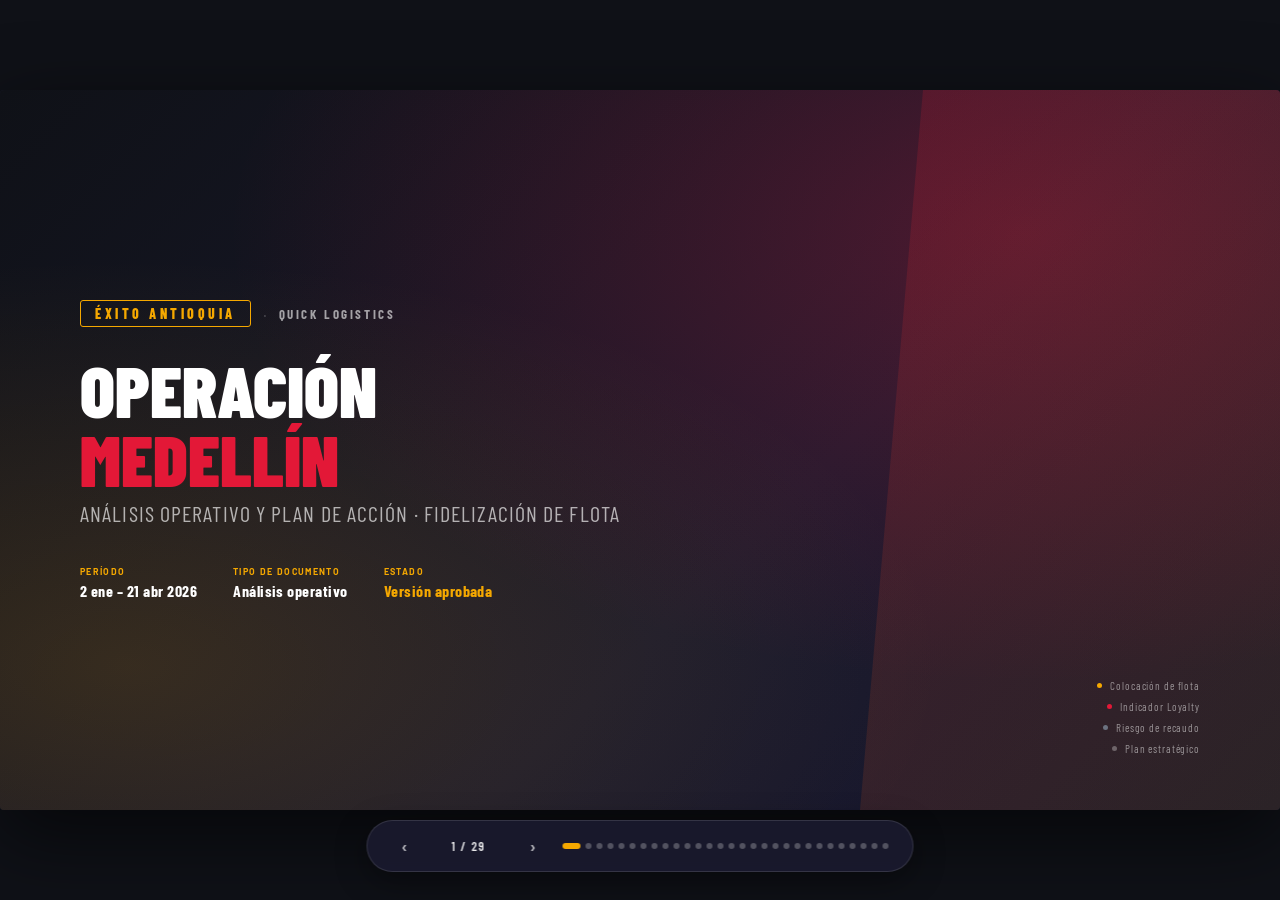
<file: EXITO_ANTIOQUIA_Operacion_Medellin.html>
<!DOCTYPE html>
<html lang="es">
<head>
<meta charset="UTF-8">
<meta name="viewport" content="width=device-width, initial-scale=1.0">
<title>QUICK · ÉXITO ANTIOQUIA · Operación Medellín</title>
<link href="https://fonts.googleapis.com/css2?family=Barlow+Condensed:wght@400;600;700;800;900&family=Barlow:wght@300;400;500;600;700&display=swap" rel="stylesheet">
<style>
  :root {
    --exito-red: #E31837;
    --exito-yellow: #F5A800;
    --exito-dark: #1A1A2E;
    --exito-charcoal: #2D2D2D;
    --exito-slate: #4A5568;
    --exito-light: #F8F9FB;
    --exito-white: #FFFFFF;
    --exito-border: #E2E8F0;
    --exito-muted: #718096;
    --exito-red-soft: rgba(227, 24, 55, 0.08);
    --exito-yellow-soft: rgba(245, 168, 0, 0.12);
    --risk-critical: #C0392B;
    --risk-high: #E67E22;
    --risk-moderate: #F39C12;
    --risk-low: #27AE60;
    --risk-extreme: #8E44AD;
  }

  * { margin: 0; padding: 0; box-sizing: border-box; }

  body {
    font-family: 'Barlow', sans-serif;
    background: #0F1117;
    color: var(--exito-charcoal);
    overflow: hidden;
    height: 100vh;
  }

  /* ─── NAVIGATION ─── */
  #nav {
    position: fixed;
    bottom: 28px;
    left: 50%;
    transform: translateX(-50%);
    display: flex;
    align-items: center;
    gap: 16px;
    background: rgba(26,26,46,0.95);
    border: 1px solid rgba(255,255,255,0.12);
    border-radius: 50px;
    padding: 10px 24px;
    z-index: 1000;
    backdrop-filter: blur(12px);
    box-shadow: 0 8px 32px rgba(0,0,0,0.4);
  }
  #nav button {
    background: none;
    border: none;
    color: rgba(255,255,255,0.7);
    font-size: 18px;
    cursor: pointer;
    padding: 4px 10px;
    border-radius: 20px;
    transition: all 0.2s;
    font-family: 'Barlow', sans-serif;
    font-weight: 600;
  }
  #nav button:hover { background: rgba(255,255,255,0.1); color: #fff; }
  #slide-counter {
    color: rgba(255,255,255,0.9);
    font-family: 'Barlow Condensed', sans-serif;
    font-size: 13px;
    font-weight: 600;
    letter-spacing: 0.08em;
    min-width: 70px;
    text-align: center;
  }
  #dot-nav {
    display: flex;
    gap: 5px;
    align-items: center;
  }
  .dot {
    width: 6px; height: 6px;
    border-radius: 50%;
    background: rgba(255,255,255,0.25);
    cursor: pointer;
    transition: all 0.2s;
  }
  .dot.active { background: var(--exito-yellow); width: 18px; border-radius: 3px; }
  .dot:hover { background: rgba(255,255,255,0.6); }

  /* ─── SLIDE WRAPPER ─── */
  #slideshow {
    width: 100vw;
    height: 100vh;
    display: flex;
    align-items: center;
    justify-content: center;
    background: #0F1117;
  }

  .slide {
    display: none;
    width: 1280px;
    height: 720px;
    background: var(--exito-white);
    position: relative;
    overflow: hidden;
    animation: slideIn 0.35s cubic-bezier(0.4,0,0.2,1);
    box-shadow: 0 25px 80px rgba(0,0,0,0.6);
    border-radius: 4px;
  }
  .slide.active { display: flex; }

  @keyframes slideIn {
    from { opacity: 0; transform: translateY(12px); }
    to { opacity: 1; transform: translateY(0); }
  }

  /* ─── SHARED COMPONENTS ─── */
  .slide-header-bar {
    position: absolute;
    top: 0; left: 0; right: 0;
    height: 5px;
    background: linear-gradient(90deg, var(--exito-red) 0%, var(--exito-yellow) 100%);
  }

  .badge {
    display: inline-flex;
    align-items: center;
    gap: 6px;
    padding: 4px 12px;
    border-radius: 20px;
    font-size: 10px;
    font-weight: 700;
    letter-spacing: 0.1em;
    text-transform: uppercase;
  }
  .badge-red { background: var(--exito-red); color: white; }
  .badge-yellow { background: var(--exito-yellow); color: #1A1A2E; }
  .badge-slate { background: var(--exito-light); color: var(--exito-slate); border: 1px solid var(--exito-border); }

  .section-label {
    font-family: 'Barlow Condensed', sans-serif;
    font-size: 10px;
    font-weight: 700;
    letter-spacing: 0.18em;
    text-transform: uppercase;
    color: var(--exito-red);
    margin-bottom: 8px;
  }

  .slide-title {
    font-family: 'Barlow Condensed', sans-serif;
    font-weight: 800;
    color: var(--exito-dark);
    line-height: 1.05;
  }

  .kpi-card {
    background: var(--exito-light);
    border: 1px solid var(--exito-border);
    border-radius: 10px;
    padding: 16px 20px;
  }
  .kpi-label {
    font-size: 9px;
    font-weight: 700;
    letter-spacing: 0.12em;
    text-transform: uppercase;
    color: var(--exito-muted);
    margin-bottom: 4px;
  }
  .kpi-value {
    font-family: 'Barlow Condensed', sans-serif;
    font-size: 28px;
    font-weight: 800;
    color: var(--exito-dark);
    line-height: 1;
  }
  .kpi-sub {
    font-size: 10px;
    color: var(--exito-muted);
    margin-top: 4px;
    line-height: 1.4;
  }

  .data-table { width: 100%; border-collapse: collapse; }
  .data-table th {
    background: var(--exito-dark);
    color: white;
    font-family: 'Barlow Condensed', sans-serif;
    font-size: 10px;
    font-weight: 700;
    letter-spacing: 0.1em;
    text-transform: uppercase;
    padding: 8px 10px;
    text-align: left;
  }
  .data-table td {
    padding: 7px 10px;
    font-size: 11px;
    border-bottom: 1px solid var(--exito-border);
    color: var(--exito-charcoal);
  }
  .data-table tr:hover td { background: var(--exito-red-soft); }
  .data-table tr:last-child td { border-bottom: none; }

  .footer-bar {
    position: absolute;
    bottom: 0; left: 0; right: 0;
    height: 36px;
    background: var(--exito-dark);
    display: flex;
    align-items: center;
    padding: 0 32px;
    justify-content: space-between;
  }
  .footer-text {
    font-family: 'Barlow Condensed', sans-serif;
    font-size: 10px;
    font-weight: 600;
    letter-spacing: 0.1em;
    color: rgba(255,255,255,0.5);
    text-transform: uppercase;
  }
  .footer-right {
    font-family: 'Barlow Condensed', sans-serif;
    font-size: 10px;
    color: rgba(255,255,255,0.4);
    letter-spacing: 0.05em;
  }

  /* ─── SLIDE 1: COVER ─── */
  #slide-1 {
    flex-direction: column;
    background: var(--exito-dark);
    color: white;
  }
  .cover-bg {
    position: absolute;
    inset: 0;
    background: 
      radial-gradient(ellipse at 80% 20%, rgba(227,24,55,0.25) 0%, transparent 55%),
      radial-gradient(ellipse at 10% 80%, rgba(245,168,0,0.15) 0%, transparent 50%),
      linear-gradient(135deg, #0F1117 0%, #1A1A2E 60%, #14142B 100%);
  }
  .cover-geo {
    position: absolute;
    right: 0; top: 0; bottom: 0;
    width: 420px;
    background: linear-gradient(135deg, rgba(227,24,55,0.18) 0%, rgba(245,168,0,0.1) 100%);
    clip-path: polygon(15% 0%, 100% 0%, 100% 100%, 0% 100%);
  }
  .cover-content {
    position: relative;
    z-index: 2;
    padding: 60px 80px;
    display: flex;
    flex-direction: column;
    height: 100%;
    justify-content: center;
  }
  .cover-eyebrow {
    display: flex;
    align-items: center;
    gap: 12px;
    margin-bottom: 28px;
  }
  .exito-logo-text {
    font-family: 'Barlow Condensed', sans-serif;
    font-size: 14px;
    font-weight: 800;
    letter-spacing: 0.25em;
    text-transform: uppercase;
    color: var(--exito-yellow);
    padding: 4px 14px;
    border: 1.5px solid var(--exito-yellow);
    border-radius: 3px;
  }
  .quick-logo-text {
    font-family: 'Barlow Condensed', sans-serif;
    font-size: 13px;
    font-weight: 700;
    letter-spacing: 0.2em;
    color: rgba(255,255,255,0.6);
    text-transform: uppercase;
  }
  .cover-title-main {
    font-family: 'Barlow Condensed', sans-serif;
    font-size: 72px;
    font-weight: 900;
    line-height: 0.95;
    color: white;
    margin-bottom: 8px;
    text-transform: uppercase;
  }
  .cover-title-accent {
    color: var(--exito-red);
  }
  .cover-subtitle {
    font-family: 'Barlow Condensed', sans-serif;
    font-size: 22px;
    font-weight: 400;
    color: rgba(255,255,255,0.65);
    margin-bottom: 40px;
    letter-spacing: 0.05em;
    text-transform: uppercase;
  }
  .cover-meta {
    display: flex;
    gap: 36px;
  }
  .cover-meta-item { }
  .cover-meta-label {
    font-size: 9px;
    font-weight: 700;
    letter-spacing: 0.15em;
    text-transform: uppercase;
    color: var(--exito-yellow);
    margin-bottom: 4px;
  }
  .cover-meta-value {
    font-family: 'Barlow Condensed', sans-serif;
    font-size: 16px;
    font-weight: 700;
    color: white;
    letter-spacing: 0.03em;
  }
  .cover-tags {
    position: absolute;
    bottom: 55px;
    right: 80px;
    display: flex;
    flex-direction: column;
    gap: 8px;
    align-items: flex-end;
    z-index: 3;
  }
  .cover-tag {
    display: flex;
    align-items: center;
    gap: 8px;
    font-size: 11px;
    color: rgba(255,255,255,0.5);
    font-family: 'Barlow Condensed', sans-serif;
    letter-spacing: 0.08em;
  }
  .cover-tag-dot { width: 5px; height: 5px; border-radius: 50%; }

  /* ─── SLIDE 2: COLOCACIÓN COVER ─── */
  #slide-2 { background: var(--exito-light); }
  .section-cover {
    width: 100%;
    display: flex;
  }
  .section-cover-left {
    width: 420px;
    background: var(--exito-dark);
    padding: 60px 48px;
    display: flex;
    flex-direction: column;
    justify-content: center;
    position: relative;
    flex-shrink: 0;
  }
  .section-cover-left::after {
    content: '';
    position: absolute;
    top: 0; right: -28px; bottom: 0;
    width: 56px;
    background: var(--exito-dark);
    clip-path: polygon(0 0, 100% 20%, 100% 80%, 0 100%);
  }
  .section-cover-right {
    flex: 1;
    padding: 60px 48px 60px 76px;
    display: flex;
    flex-direction: column;
    justify-content: center;
  }
  .big-number {
    font-family: 'Barlow Condensed', sans-serif;
    font-size: 100px;
    font-weight: 900;
    line-height: 0.9;
    color: var(--exito-red);
  }
  .big-number-unit {
    font-size: 40px;
  }

  /* ─── SLIDE 3: TABLE ─── */
  .slide-content-full {
    width: 100%;
    padding: 40px 52px 50px;
    display: flex;
    flex-direction: column;
  }

  .obs-box {
    background: var(--exito-dark);
    color: white;
    border-radius: 8px;
    padding: 16px 20px;
    margin-top: 16px;
  }
  .obs-box-title {
    font-family: 'Barlow Condensed', sans-serif;
    font-size: 10px;
    font-weight: 800;
    letter-spacing: 0.15em;
    text-transform: uppercase;
    color: var(--exito-yellow);
    margin-bottom: 6px;
  }
  .obs-box-text {
    font-size: 11px;
    color: rgba(255,255,255,0.8);
    line-height: 1.55;
  }

  /* ─── SLIDE 4: CHART ─── */
  .chart-container {
    flex: 1;
    display: flex;
    flex-direction: column;
    padding-top: 8px;
  }
  .bar-chart {
    display: flex;
    align-items: flex-end;
    gap: 6px;
    height: 200px;
    padding: 0 4px;
    position: relative;
  }
  .bar-chart::before {
    content: '';
    position: absolute;
    top: 0; left: 0; right: 0;
    border-top: 1px dashed rgba(227,24,55,0.6);
  }
  .bar-group {
    display: flex;
    flex-direction: column;
    align-items: center;
    gap: 4px;
    flex: 1;
  }
  .bar-value {
    font-family: 'Barlow Condensed', sans-serif;
    font-size: 10px;
    font-weight: 700;
    color: var(--exito-slate);
    text-align: center;
  }
  .bar {
    width: 100%;
    border-radius: 3px 3px 0 0;
    min-height: 4px;
    transition: opacity 0.2s;
    position: relative;
  }
  .bar:hover { opacity: 0.85; }
  .bar-label {
    font-family: 'Barlow Condensed', sans-serif;
    font-size: 9px;
    font-weight: 600;
    color: var(--exito-muted);
    text-align: center;
    line-height: 1.2;
  }
  .bar-date {
    font-size: 8px;
    color: #aaa;
  }
  .target-line-label {
    position: absolute;
    top: -2px;
    right: 4px;
    font-family: 'Barlow Condensed', sans-serif;
    font-size: 9px;
    font-weight: 700;
    color: var(--exito-red);
    letter-spacing: 0.08em;
  }
  .quiebre-marker {
    display: flex;
    align-items: center;
    gap: 6px;
    margin-top: 8px;
    padding: 8px 14px;
    background: rgba(227,24,55,0.06);
    border-left: 3px solid var(--exito-red);
    border-radius: 0 6px 6px 0;
  }
  .quiebre-label {
    font-family: 'Barlow Condensed', sans-serif;
    font-size: 11px;
    font-weight: 700;
    color: var(--exito-red);
    letter-spacing: 0.08em;
    text-transform: uppercase;
  }
  .quiebre-text {
    font-size: 11px;
    color: var(--exito-slate);
  }
  .chart-reading {
    font-size: 10.5px;
    color: var(--exito-slate);
    line-height: 1.55;
    margin-top: 10px;
    padding: 10px 14px;
    background: var(--exito-light);
    border-radius: 6px;
    border: 1px solid var(--exito-border);
  }

  /* ─── LOYALTY CATEGORIES ─── */
  .loyalty-grid {
    display: grid;
    grid-template-columns: repeat(5, 1fr);
    gap: 10px;
    margin-top: 12px;
  }
  .loyalty-card {
    border-radius: 10px;
    padding: 14px;
    background: var(--exito-light);
    border: 1px solid var(--exito-border);
    position: relative;
    overflow: hidden;
  }
  .loyalty-card::before {
    content: '';
    position: absolute;
    top: 0; left: 0; right: 0;
    height: 3px;
  }
  .lc-1::before { background: #1A1A2E; }
  .lc-2::before { background: var(--exito-red); }
  .lc-3::before { background: var(--exito-yellow); }
  .lc-4::before { background: #718096; }
  .lc-5::before { background: #CBD5E0; }
  .loyalty-num {
    font-family: 'Barlow Condensed', sans-serif;
    font-size: 10px;
    font-weight: 800;
    letter-spacing: 0.12em;
    color: var(--exito-muted);
    margin-bottom: 6px;
  }
  .loyalty-cat-name {
    font-family: 'Barlow Condensed', sans-serif;
    font-size: 13px;
    font-weight: 800;
    color: var(--exito-dark);
    margin-bottom: 10px;
    line-height: 1.1;
  }
  .loyalty-stat {
    margin-bottom: 4px;
  }
  .loyalty-stat-num {
    font-family: 'Barlow Condensed', sans-serif;
    font-size: 22px;
    font-weight: 800;
    color: var(--exito-red);
  }
  .loyalty-stat-unit {
    font-size: 11px;
    color: var(--exito-muted);
    margin-left: 2px;
  }
  .loyalty-stat-label {
    font-size: 9px;
    color: var(--exito-muted);
    letter-spacing: 0.06em;
  }
  .loyalty-pct {
    font-family: 'Barlow Condensed', sans-serif;
    font-size: 16px;
    font-weight: 800;
    color: var(--exito-dark);
    margin-top: 6px;
  }
  .loyalty-pct-label {
    font-size: 9px;
    color: var(--exito-muted);
  }
  .loyalty-criterio {
    font-size: 8.5px;
    color: var(--exito-muted);
    margin-top: 8px;
    line-height: 1.4;
    border-top: 1px solid var(--exito-border);
    padding-top: 6px;
  }
  .loyalty-nota {
    font-size: 9.5px;
    color: var(--exito-slate);
    margin-top: 12px;
    line-height: 1.5;
    padding: 8px 12px;
    background: var(--exito-yellow-soft);
    border-radius: 6px;
    border-left: 3px solid var(--exito-yellow);
  }

  /* ─── RETENTION TABLE ─── */
  .retention-kpis {
    display: grid;
    grid-template-columns: 1fr 1fr;
    gap: 14px;
    margin-bottom: 16px;
  }
  .ret-card {
    border-radius: 10px;
    padding: 18px 20px;
    position: relative;
    overflow: hidden;
  }
  .ret-card-green {
    background: linear-gradient(135deg, #1A1A2E 0%, #2D2D2D 100%);
    color: white;
  }
  .ret-card-red {
    background: linear-gradient(135deg, var(--exito-red) 0%, #C0392B 100%);
    color: white;
  }
  .ret-card-label {
    font-size: 9px;
    font-weight: 700;
    letter-spacing: 0.15em;
    text-transform: uppercase;
    opacity: 0.7;
    margin-bottom: 4px;
  }
  .ret-card-value {
    font-family: 'Barlow Condensed', sans-serif;
    font-size: 42px;
    font-weight: 900;
    line-height: 1;
  }
  .ret-card-sub {
    font-size: 10px;
    opacity: 0.7;
    margin-top: 4px;
    line-height: 1.4;
  }

  /* ─── PLACA TABLE ─── */
  .placa-two-col {
    display: grid;
    grid-template-columns: 1fr 1fr;
    gap: 12px;
  }
  .cat-badge {
    display: inline-block;
    padding: 2px 7px;
    border-radius: 10px;
    font-size: 8px;
    font-weight: 700;
    letter-spacing: 0.05em;
  }
  .cat-hist { background: #1A1A2E; color: white; }
  .cat-nueva { background: var(--exito-red); color: white; }
  .cat-recur { background: var(--exito-yellow); color: #1A1A2E; }
  .cat-interm { background: #718096; color: white; }
  .cat-espor { background: #E2E8F0; color: #4A5568; }

  /* ─── LOGRO GESTIÓN ─── */
  .logro-hero {
    display: flex;
    gap: 20px;
    margin: 16px 0;
  }
  .placa-card {
    flex: 1;
    background: var(--exito-dark);
    color: white;
    border-radius: 12px;
    padding: 22px 24px;
    position: relative;
    overflow: hidden;
  }
  .placa-card::before {
    content: '';
    position: absolute;
    top: 0; left: 0; right: 0;
    height: 4px;
    background: var(--exito-yellow);
  }
  .placa-card-label {
    font-size: 9px;
    font-weight: 700;
    letter-spacing: 0.15em;
    text-transform: uppercase;
    color: var(--exito-yellow);
    margin-bottom: 6px;
  }
  .placa-card-name {
    font-family: 'Barlow Condensed', sans-serif;
    font-size: 36px;
    font-weight: 900;
    letter-spacing: 0.05em;
    color: white;
    margin-bottom: 4px;
  }
  .placa-card-sub {
    font-size: 11px;
    color: rgba(255,255,255,0.6);
    line-height: 1.4;
  }
  .flota-total-card {
    background: var(--exito-red);
    color: white;
    border-radius: 12px;
    padding: 22px 28px;
    display: flex;
    flex-direction: column;
    justify-content: center;
    min-width: 200px;
    text-align: center;
  }
  .flota-total-num {
    font-family: 'Barlow Condensed', sans-serif;
    font-size: 64px;
    font-weight: 900;
    line-height: 1;
  }
  .flota-total-label {
    font-size: 11px;
    opacity: 0.85;
    margin-top: 4px;
    line-height: 1.4;
    font-weight: 500;
  }
  .narrativa-box {
    background: var(--exito-light);
    border: 1px solid var(--exito-border);
    border-radius: 8px;
    padding: 16px 20px;
  }
  .narrativa-label {
    font-size: 9px;
    font-weight: 700;
    letter-spacing: 0.12em;
    text-transform: uppercase;
    color: var(--exito-muted);
    margin-bottom: 6px;
  }
  .narrativa-quote {
    font-family: 'Barlow Condensed', sans-serif;
    font-size: 16px;
    font-weight: 700;
    color: var(--exito-dark);
    font-style: italic;
    line-height: 1.3;
    margin-bottom: 8px;
  }
  .narrativa-text {
    font-size: 11px;
    color: var(--exito-slate);
    line-height: 1.55;
  }

  /* ─── RIESGO COVER ─── */
  #slide-12 { background: var(--exito-dark); color: white; flex-direction: column; }
  #slide-28 { background: var(--exito-dark); color: white; flex-direction: column; }

  .dark-cover-content {
    width: 100%;
    display: flex;
    height: 100%;
  }
  .dark-cover-left {
    flex: 1;
    padding: 60px 70px;
    display: flex;
    flex-direction: column;
    justify-content: center;
  }
  .dark-cover-right {
    width: 360px;
    padding: 48px 44px;
    background: rgba(255,255,255,0.03);
    border-left: 1px solid rgba(255,255,255,0.08);
    display: flex;
    flex-direction: column;
    justify-content: center;
    gap: 20px;
  }
  .dark-kpi {
    padding: 16px 0;
    border-bottom: 1px solid rgba(255,255,255,0.08);
  }
  .dark-kpi:last-child { border-bottom: none; }
  .dark-kpi-label {
    font-size: 9px;
    font-weight: 700;
    letter-spacing: 0.15em;
    text-transform: uppercase;
    color: var(--exito-yellow);
    margin-bottom: 4px;
  }
  .dark-kpi-value {
    font-family: 'Barlow Condensed', sans-serif;
    font-size: 30px;
    font-weight: 800;
    color: white;
  }
  .dark-kpi-sub {
    font-size: 10px;
    color: rgba(255,255,255,0.5);
    margin-top: 2px;
    line-height: 1.4;
  }
  .dark-cover-title {
    font-family: 'Barlow Condensed', sans-serif;
    font-size: 60px;
    font-weight: 900;
    line-height: 0.95;
    text-transform: uppercase;
    color: white;
    margin-bottom: 16px;
  }
  .dark-cover-desc {
    font-size: 14px;
    color: rgba(255,255,255,0.6);
    line-height: 1.6;
    max-width: 520px;
    margin-bottom: 24px;
  }

  /* ─── RIESGO RESUMEN ─── */
  .riesgo-grid {
    display: grid;
    grid-template-columns: repeat(3, 1fr);
    gap: 12px;
    margin-bottom: 16px;
  }
  .riesgo-card {
    border-radius: 10px;
    padding: 16px 18px;
    border: 1px solid var(--exito-border);
  }
  .riesgo-card.highlight {
    background: var(--exito-dark);
    color: white;
    border-color: transparent;
  }
  .riesgo-card.warn {
    background: rgba(227,24,55,0.06);
    border-color: rgba(227,24,55,0.2);
  }

  /* ─── DISTRIBUCIÓN RIESGO ─── */
  .risk-row {
    display: flex;
    align-items: center;
    gap: 12px;
    padding: 10px 14px;
    border-radius: 8px;
    margin-bottom: 6px;
    background: var(--exito-light);
    border: 1px solid var(--exito-border);
  }
  .risk-level-badge {
    width: 80px;
    text-align: center;
    padding: 4px 8px;
    border-radius: 20px;
    font-size: 9px;
    font-weight: 800;
    letter-spacing: 0.1em;
    text-transform: uppercase;
    flex-shrink: 0;
  }
  .risk-range {
    width: 120px;
    font-family: 'Barlow Condensed', sans-serif;
    font-size: 13px;
    font-weight: 700;
    color: var(--exito-dark);
    flex-shrink: 0;
  }
  .risk-bar-wrap {
    flex: 1;
    height: 8px;
    background: var(--exito-border);
    border-radius: 4px;
    overflow: hidden;
  }
  .risk-bar-fill {
    height: 100%;
    border-radius: 4px;
  }
  .risk-stats {
    display: flex;
    gap: 20px;
    min-width: 200px;
  }
  .risk-stat { text-align: right; }
  .risk-stat-val {
    font-family: 'Barlow Condensed', sans-serif;
    font-size: 13px;
    font-weight: 700;
    color: var(--exito-dark);
  }
  .risk-stat-label {
    font-size: 8px;
    color: var(--exito-muted);
    letter-spacing: 0.06em;
    text-transform: uppercase;
  }

  /* ─── ZONAS FICHAS ─── */
  .zona-slide { width: 100%; }
  .zona-header {
    background: var(--exito-dark);
    padding: 20px 36px 18px;
    display: flex;
    align-items: center;
    justify-content: space-between;
  }
  .zona-name {
    font-family: 'Barlow Condensed', sans-serif;
    font-size: 28px;
    font-weight: 900;
    text-transform: uppercase;
    color: white;
    letter-spacing: 0.03em;
  }
  .zona-ficha {
    font-family: 'Barlow Condensed', sans-serif;
    font-size: 11px;
    font-weight: 600;
    color: rgba(255,255,255,0.4);
    letter-spacing: 0.12em;
    text-transform: uppercase;
  }
  .zona-body {
    padding: 20px 36px;
    display: grid;
    grid-template-columns: 250px 1fr 1fr 1fr;
    gap: 14px;
  }
  .zona-map {
    background: var(--exito-light);
    border: 1px solid var(--exito-border);
    border-radius: 8px;
    overflow: hidden;
    display: flex;
    align-items: stretch;
    justify-content: center;
    min-height: 0;
  }
  .zona-map img {
    width: 100%;
    height: 100%;
    object-fit: cover;
    display: block;
  }
  .zona-kpi-col {
    display: flex;
    flex-direction: column;
    gap: 10px;
  }
  .zona-card {
    background: var(--exito-light);
    border: 1px solid var(--exito-border);
    border-radius: 8px;
    padding: 14px 16px;
  }
  .zona-card-red {
    background: var(--exito-red);
    border-color: transparent;
    color: white;
  }
  .zona-card-yellow {
    background: var(--exito-yellow);
    border-color: transparent;
  }
  .zona-card-label {
    font-size: 8.5px;
    font-weight: 700;
    letter-spacing: 0.12em;
    text-transform: uppercase;
    color: var(--exito-muted);
    margin-bottom: 4px;
  }
  .zona-card-red .zona-card-label { color: rgba(255,255,255,0.7); }
  .zona-card-yellow .zona-card-label { color: rgba(26,26,46,0.7); }
  .zona-card-value {
    font-family: 'Barlow Condensed', sans-serif;
    font-size: 26px;
    font-weight: 800;
    color: var(--exito-dark);
    line-height: 1;
  }
  .zona-card-red .zona-card-value { color: white; font-size: 22px; }
  .zona-card-yellow .zona-card-value { color: #1A1A2E; }
  .zona-card-sub {
    font-size: 10px;
    color: var(--exito-muted);
    margin-top: 4px;
    line-height: 1.4;
  }
  .zona-card-red .zona-card-sub { color: rgba(255,255,255,0.7); }
  .zona-card-yellow .zona-card-sub { color: rgba(26,26,46,0.6); }
  .distrib-bar {
    display: flex;
    height: 8px;
    border-radius: 4px;
    overflow: hidden;
    margin: 8px 0 4px;
  }
  .distrib-bar-a { background: var(--exito-red); }
  .distrib-bar-b { background: var(--exito-yellow); }
  .distrib-legend {
    display: flex;
    gap: 12px;
    margin-top: 2px;
  }
  .distrib-dot {
    display: inline-block;
    width: 6px; height: 6px;
    border-radius: 50%;
    margin-right: 4px;
    vertical-align: middle;
  }
  .distrib-legend-text {
    font-size: 9px;
    color: var(--exito-muted);
  }
  .top3-list { list-style: none; }
  .top3-item {
    display: flex;
    align-items: flex-start;
    gap: 10px;
    padding: 8px 0;
    border-bottom: 1px solid var(--exito-border);
  }
  .top3-item:last-child { border-bottom: none; }
  .top3-rank {
    font-family: 'Barlow Condensed', sans-serif;
    font-size: 16px;
    font-weight: 900;
    color: var(--exito-red);
    width: 16px;
    flex-shrink: 0;
    line-height: 1.2;
  }
  .top3-name {
    font-size: 10px;
    font-weight: 600;
    color: var(--exito-dark);
    line-height: 1.35;
    flex: 1;
    text-transform: capitalize;
  }
  .top3-val {
    font-family: 'Barlow Condensed', sans-serif;
    font-size: 13px;
    font-weight: 700;
    color: var(--exito-slate);
    flex-shrink: 0;
  }

  /* ─── OVERVIEW MAP (slide-13) ─── */
  .overview-map-wrap {
    padding: 8px 36px 20px;
    display: flex;
    align-items: center;
    justify-content: center;
    flex: 1;
    min-height: 0;
  }
  .overview-map-wrap img {
    max-width: 100%;
    max-height: 100%;
    width: auto;
    height: auto;
    border-radius: 10px;
    border: 1px solid var(--exito-border);
    box-shadow: 0 4px 18px rgba(26,26,46,0.08);
    display: block;
    object-fit: contain;
  }

  /* ─── CHART DETAIL STACK (slide-5) ─── */
  .charts-stack {
    padding: 6px 36px 20px;
    display: grid;
    grid-template-columns: 1fr 1fr;
    gap: 14px;
    flex: 1;
    min-height: 0;
  }
  .chart-panel {
    background: var(--exito-light);
    border: 1px solid var(--exito-border);
    border-radius: 10px;
    overflow: hidden;
    display: flex;
    align-items: center;
    justify-content: center;
    padding: 8px;
  }
  .chart-panel img {
    max-width: 100%;
    max-height: 100%;
    display: block;
    object-fit: contain;
  }

  /* ─── CONCLUSIONES ─── */
  .conclusiones-layout {
    display: grid;
    grid-template-columns: 1fr 1fr;
    gap: 20px;
    margin-top: 14px;
  }
  .conclusion-list { list-style: none; }
  .conclusion-item {
    display: flex;
    gap: 12px;
    padding: 12px 0;
    border-bottom: 1px solid var(--exito-border);
  }
  .conclusion-num {
    font-family: 'Barlow Condensed', sans-serif;
    font-size: 22px;
    font-weight: 900;
    color: var(--exito-red);
    line-height: 1;
    flex-shrink: 0;
    width: 22px;
  }
  .conclusion-text {
    font-size: 11.5px;
    color: var(--exito-charcoal);
    line-height: 1.6;
  }
  .siguientes-list { list-style: none; }
  .siguiente-item {
    display: flex;
    gap: 12px;
    padding: 10px 14px;
    border-radius: 8px;
    margin-bottom: 8px;
    background: var(--exito-light);
    border: 1px solid var(--exito-border);
    align-items: flex-start;
  }
  .siguiente-letter {
    font-family: 'Barlow Condensed', sans-serif;
    font-size: 14px;
    font-weight: 900;
    color: var(--exito-yellow);
    background: var(--exito-dark);
    width: 24px; height: 24px;
    border-radius: 4px;
    display: flex; align-items: center; justify-content: center;
    flex-shrink: 0;
  }
  .siguiente-text {
    font-size: 11px;
    color: var(--exito-charcoal);
    line-height: 1.55;
  }
  .cita-box {
    background: var(--exito-dark);
    color: white;
    border-radius: 10px;
    padding: 20px 24px;
    margin-top: 10px;
  }
  .cita-text {
    font-family: 'Barlow Condensed', sans-serif;
    font-size: 16px;
    font-weight: 600;
    font-style: italic;
    line-height: 1.45;
    color: rgba(255,255,255,0.9);
    margin-bottom: 8px;
  }
  .cita-followup {
    font-size: 10px;
    color: rgba(255,255,255,0.5);
    line-height: 1.5;
  }

  /* ─── PLAN ESTRATÉGICO ─── */
  .plan-layout {
    display: grid;
    grid-template-columns: 1fr 1fr;
    gap: 16px;
    margin-top: 14px;
  }
  .plan-col-title {
    font-family: 'Barlow Condensed', sans-serif;
    font-size: 13px;
    font-weight: 800;
    letter-spacing: 0.08em;
    text-transform: uppercase;
    margin-bottom: 10px;
    padding: 6px 12px;
    border-radius: 6px;
  }
  .plan-col-title.quick { background: var(--exito-dark); color: white; }
  .plan-col-title.cliente { background: var(--exito-red); color: white; }
  .eje-card {
    border-radius: 8px;
    padding: 12px 14px;
    margin-bottom: 8px;
    background: var(--exito-light);
    border: 1px solid var(--exito-border);
    border-left: 3px solid var(--exito-dark);
  }
  .eje-number {
    font-family: 'Barlow Condensed', sans-serif;
    font-size: 9px;
    font-weight: 800;
    letter-spacing: 0.15em;
    text-transform: uppercase;
    color: var(--exito-muted);
    margin-bottom: 3px;
  }
  .eje-title {
    font-family: 'Barlow Condensed', sans-serif;
    font-size: 12px;
    font-weight: 800;
    color: var(--exito-dark);
    margin-bottom: 6px;
    text-transform: uppercase;
    letter-spacing: 0.05em;
  }
  .eje-bullets {
    list-style: none;
  }
  .eje-bullet {
    font-size: 10px;
    color: var(--exito-slate);
    line-height: 1.5;
    padding: 2px 0;
    padding-left: 10px;
    position: relative;
  }
  .eje-bullet::before {
    content: '›';
    position: absolute;
    left: 0;
    color: var(--exito-red);
    font-weight: 700;
  }
  .eje-bullet.done { color: var(--exito-dark); font-weight: 600; }
  .eje-bullet.done::before { content: '✓'; color: #27AE60; }
  .agenda-item {
    display: flex;
    gap: 10px;
    padding: 9px 12px;
    background: var(--exito-light);
    border: 1px solid var(--exito-border);
    border-radius: 7px;
    margin-bottom: 6px;
    align-items: flex-start;
  }
  .agenda-num {
    font-family: 'Barlow Condensed', sans-serif;
    font-size: 14px;
    font-weight: 900;
    color: white;
    background: var(--exito-red);
    width: 22px; height: 22px;
    border-radius: 4px;
    display: flex; align-items: center; justify-content: center;
    flex-shrink: 0;
    margin-top: 1px;
  }
  .agenda-content { flex: 1; }
  .agenda-title {
    font-family: 'Barlow Condensed', sans-serif;
    font-size: 12px;
    font-weight: 800;
    color: var(--exito-dark);
    text-transform: uppercase;
    letter-spacing: 0.04em;
    margin-bottom: 2px;
  }
  .agenda-desc {
    font-size: 10px;
    color: var(--exito-slate);
    line-height: 1.4;
  }
  .transversal-box {
    background: linear-gradient(135deg, var(--exito-yellow) 0%, #F0A000 100%);
    border-radius: 8px;
    padding: 10px 14px;
    display: flex;
    align-items: center;
    gap: 10px;
  }
  .transversal-star {
    font-size: 20px;
    flex-shrink: 0;
  }
  .transversal-text {
    font-size: 10.5px;
    font-weight: 600;
    color: #1A1A2E;
    line-height: 1.4;
  }
  .plan-kpis {
    display: flex;
    gap: 10px;
    margin-bottom: 14px;
  }
  .plan-kpi {
    flex: 1;
    border-radius: 8px;
    padding: 12px 14px;
    text-align: center;
  }
  .plan-kpi.dark-bg { background: var(--exito-dark); color: white; }
  .plan-kpi.red-bg { background: var(--exito-red); color: white; }
  .plan-kpi.light-bg { background: var(--exito-light); border: 1px solid var(--exito-border); }
  .plan-kpi-label {
    font-size: 8px;
    font-weight: 700;
    letter-spacing: 0.12em;
    text-transform: uppercase;
    opacity: 0.7;
    margin-bottom: 4px;
  }
  .plan-kpi-light-label { color: var(--exito-muted); }
  .plan-kpi-value {
    font-family: 'Barlow Condensed', sans-serif;
    font-size: 22px;
    font-weight: 900;
    line-height: 1;
  }
  .plan-kpi-light-value { color: var(--exito-dark); }

  /* ─── ESCOLTAS ─── */
  .escolta-bars {
    display: flex;
    flex-direction: column;
    gap: 6px;
    margin-top: 10px;
  }
  .escolta-bar-row {
    display: flex;
    align-items: center;
    gap: 8px;
  }
  .escolta-zona-name {
    font-size: 10px;
    font-weight: 600;
    color: var(--exito-charcoal);
    width: 240px;
    flex-shrink: 0;
  }
  .escolta-bar-outer {
    flex: 1;
    height: 20px;
    background: var(--exito-light);
    border-radius: 4px;
    overflow: hidden;
    border: 1px solid var(--exito-border);
  }
  .escolta-bar-inner {
    height: 100%;
    background: linear-gradient(90deg, var(--exito-red) 0%, #C0392B 100%);
    border-radius: 4px;
    display: flex;
    align-items: center;
    padding-right: 6px;
    justify-content: flex-end;
  }
  .escolta-bar-label {
    font-family: 'Barlow Condensed', sans-serif;
    font-size: 10px;
    font-weight: 700;
    color: white;
  }
  .escolta-val {
    font-family: 'Barlow Condensed', sans-serif;
    font-size: 11px;
    font-weight: 700;
    color: var(--exito-dark);
    width: 90px;
    text-align: right;
    flex-shrink: 0;
  }

  /* ─── SLIDE 5/6/7 EMPTY → use chart section ─── */
  .slide-empty {
    width: 100%;
    align-items: center;
    justify-content: center;
    flex-direction: column;
    background: var(--exito-light);
  }

  /* ─── CLASSIFICATION TABLE ─── */
  .risk-tag {
    display: inline-block;
    padding: 2px 8px;
    border-radius: 10px;
    font-size: 8px;
    font-weight: 800;
    letter-spacing: 0.1em;
    text-transform: uppercase;
  }
  .risk-critico { background: #C0392B; color: white; }
  .risk-alto { background: #E67E22; color: white; }
  .risk-moderado { background: #F39C12; color: white; }

  /* scrollable tables */
  .table-scroll {
    overflow-y: auto;
    max-height: 340px;
    border-radius: 6px;
    border: 1px solid var(--exito-border);
  }
  .table-scroll::-webkit-scrollbar { width: 4px; }
  .table-scroll::-webkit-scrollbar-track { background: var(--exito-light); }
  .table-scroll::-webkit-scrollbar-thumb { background: var(--exito-border); border-radius: 2px; }

  /* brecha alert */
  .brecha-alert {
    display: flex;
    align-items: center;
    gap: 10px;
    padding: 10px 16px;
    background: rgba(227,24,55,0.08);
    border: 1px solid rgba(227,24,55,0.25);
    border-radius: 8px;
    margin-top: 12px;
  }
  .brecha-icon { font-size: 16px; }
  .brecha-text {
    font-size: 11px;
    color: var(--exito-charcoal);
    font-weight: 600;
    line-height: 1.4;
  }

</style>
</head>
<body>

<div id="slideshow">

<!-- ══════════════════════════════════════════════
     SLIDE 1 · COVER PRINCIPAL
════════════════════════════════════════════════ -->
<div class="slide active" id="slide-1">
  <div class="cover-bg"></div>
  <div class="cover-geo"></div>
  <div class="cover-content">
    <div class="cover-eyebrow">
      <span class="exito-logo-text">Éxito Antioquia</span>
      <span style="color:rgba(255,255,255,0.2);font-size:18px;">·</span>
      <span class="quick-logo-text">Quick Logistics</span>
    </div>
    <div class="cover-title-main">
      OPERACIÓN<br><span class="cover-title-accent">MEDELLÍN</span>
    </div>
    <div class="cover-subtitle">Análisis operativo y plan de acción · Fidelización de flota</div>
    <div class="cover-meta">
      <div class="cover-meta-item">
        <div class="cover-meta-label">Período</div>
        <div class="cover-meta-value">2 ene – 21 abr 2026</div>
      </div>
      <div class="cover-meta-item">
        <div class="cover-meta-label">Tipo de documento</div>
        <div class="cover-meta-value">Análisis operativo</div>
      </div>
      <div class="cover-meta-item">
        <div class="cover-meta-label">Estado</div>
        <div class="cover-meta-value" style="color:var(--exito-yellow);">Versión aprobada</div>
      </div>
    </div>
  </div>
  <div class="cover-tags">
    <div class="cover-tag"><span class="cover-tag-dot" style="background:var(--exito-yellow);"></span>Colocación de flota</div>
    <div class="cover-tag"><span class="cover-tag-dot" style="background:var(--exito-red);"></span>Indicador Loyalty</div>
    <div class="cover-tag"><span class="cover-tag-dot" style="background:#6B7280;"></span>Riesgo de recaudo</div>
    <div class="cover-tag"><span class="cover-tag-dot" style="background:rgba(255,255,255,0.3);"></span>Plan estratégico</div>
  </div>
</div>

<!-- ══════════════════════════════════════════════
     SLIDE 2 · COLOCACIÓN COVER
════════════════════════════════════════════════ -->
<div class="slide" id="slide-2">
  <div class="slide-header-bar"></div>
  <div class="section-cover" style="height:100%;">
    <div class="section-cover-left">
      <div class="section-label" style="color:var(--exito-yellow);margin-bottom:20px;">Módulo 1 · Colocación</div>
      <div style="font-family:'Barlow Condensed',sans-serif;font-size:42px;font-weight:900;color:white;line-height:1;text-transform:uppercase;margin-bottom:12px;">Posicionamiento<br>de Flota</div>
      <div style="font-size:12px;color:rgba(255,255,255,0.55);line-height:1.6;margin-bottom:28px;">Análisis de colocación trimestral Q1 2026 · Desglose mensual y semanal</div>
      <div class="badge badge-yellow" style="align-self:flex-start;">2 ene – 21 abr 2026</div>
    </div>
    <div class="section-cover-right">
      <div class="section-label">Indicadores clave</div>
      <div style="font-family:'Barlow Condensed',sans-serif;font-size:20px;font-weight:800;color:var(--exito-dark);margin-bottom:28px;">Solicitados / Colocados · Q1 2026</div>
      <div style="display:flex;gap:24px;margin-bottom:28px;">
        <div>
          <div class="kpi-label">Solicitados</div>
          <div class="big-number">611 <span style="font-size:28px;color:var(--exito-slate);">veh</span></div>
        </div>
        <div style="width:2px;background:var(--exito-border);"></div>
        <div>
          <div class="kpi-label">Colocados</div>
          <div class="big-number" style="color:var(--exito-dark);">405 <span style="font-size:28px;color:var(--exito-slate);">placas</span></div>
        </div>
      </div>
      <div class="kpi-card" style="border-left:4px solid var(--exito-yellow);">
        <div class="kpi-label">Colocación promedio Q1</div>
        <div class="kpi-value" style="font-size:48px;color:var(--exito-red);">66,3%</div>
        <div class="kpi-sub">Brecha de −28,7 pp vs. target 95%</div>
      </div>
      <div style="margin-top:14px;font-size:10px;color:var(--exito-muted);line-height:1.5;padding:10px 14px;background:var(--exito-red-soft);border-radius:6px;border-left:3px solid var(--exito-red);">
        <strong style="color:var(--exito-red);">Documento de trabajo · Versión aprobada 22-abr-2026</strong><br>
        Reemplaza la metodología anterior basada en listado maestro estático
      </div>
    </div>
  </div>
</div>

<!-- ══════════════════════════════════════════════
     SLIDE 3 · TABLA MENSUAL
════════════════════════════════════════════════ -->
<div class="slide" id="slide-3">
  <div class="slide-header-bar"></div>
  <div class="slide-content-full">
    <div style="display:flex;align-items:flex-start;justify-content:space-between;margin-bottom:16px;">
      <div>
        <div class="section-label">Indicador Colocación · Desglose Mensual</div>
        <div class="slide-title" style="font-size:26px;">De 87,3% en enero a 38,9% en abril</div>
        <div style="font-size:12px;color:var(--exito-muted);margin-top:4px;">Cuatro meses, cuatro niveles de deterioro</div>
      </div>
      <div style="display:flex;gap:10px;align-items:center;">
        <div class="kpi-card" style="text-align:center;padding:12px 20px;">
          <div class="kpi-label">Total período</div>
          <div class="kpi-value" style="color:var(--exito-red);">66,3%</div>
          <div class="kpi-sub">−28,7pp vs. target 95%</div>
        </div>
      </div>
    </div>

    <div class="table-scroll">
      <table class="data-table">
        <thead>
          <tr>
            <th>Mes</th>
            <th>Solicitados</th>
            <th>Puestos</th>
            <th>Sin cubrir</th>
            <th>% Cumpl.</th>
            <th>Lectura</th>
          </tr>
        </thead>
        <tbody>
          <tr>
            <td><strong>Enero</strong></td>
            <td>142</td>
            <td>124</td>
            <td style="color:#27AE60;font-weight:700;">−18</td>
            <td><span style="background:#FFF3CD;color:#856404;padding:2px 8px;border-radius:10px;font-weight:700;font-size:11px;">87,3%</span></td>
            <td style="color:var(--exito-slate);font-size:10px;">Aceptable · cerca del target</td>
          </tr>
          <tr>
            <td><strong>Febrero</strong></td>
            <td>118</td>
            <td>102</td>
            <td style="color:#E67E22;font-weight:700;">−16</td>
            <td><span style="background:#FFF3CD;color:#856404;padding:2px 8px;border-radius:10px;font-weight:700;font-size:11px;">86,4%</span></td>
            <td style="color:var(--exito-slate);font-size:10px;">Mantiene zona amarilla</td>
          </tr>
          <tr>
            <td><strong>Marzo</strong></td>
            <td>143</td>
            <td>98</td>
            <td style="color:var(--exito-red);font-weight:700;">−45</td>
            <td><span style="background:#FFE0E3;color:#C0392B;padding:2px 8px;border-radius:10px;font-weight:700;font-size:11px;">68,5%</span></td>
            <td style="color:var(--exito-red);font-size:10px;font-weight:600;">Punto de quiebre · S12 colapsa</td>
          </tr>
          <tr>
            <td><strong>Abril (al 21)</strong></td>
            <td>208</td>
            <td>81</td>
            <td style="color:#8E44AD;font-weight:700;">−127</td>
            <td><span style="background:#FFE0E3;color:#C0392B;padding:2px 8px;border-radius:10px;font-weight:700;font-size:11px;">38,9%</span></td>
            <td style="color:#8E44AD;font-size:10px;font-weight:600;">Crisis · demanda ×2, capacidad cae</td>
          </tr>
          <tr style="background:var(--exito-dark);">
            <td style="color:white;font-weight:700;border:none;">TOTAL</td>
            <td style="color:white;border:none;font-family:'Barlow Condensed',sans-serif;font-size:15px;font-weight:800;">611</td>
            <td style="color:white;border:none;font-family:'Barlow Condensed',sans-serif;font-size:15px;font-weight:800;">405</td>
            <td style="color:var(--exito-yellow);border:none;font-weight:700;">−206</td>
            <td style="border:none;"><span style="background:var(--exito-red);color:white;padding:2px 10px;border-radius:10px;font-weight:800;font-size:12px;">66,3%</span></td>
            <td style="color:rgba(255,255,255,0.6);border:none;font-size:10px;">Brecha −28,7 pp vs. target 95%</td>
          </tr>
        </tbody>
      </table>
    </div>

    <div class="obs-box">
      <div class="obs-box-title">Observación Estructural</div>
      <div class="obs-box-text">Las semanas S01–S11 (88,6% promedio) y las semanas S12–S17 (43,9% promedio) manejan prácticamente el mismo volumen solicitado (306 vs. 305 unidades). Lo que cambia no es la demanda, es la capacidad de colocación. Por eso el diagnóstico es <strong style="color:var(--exito-yellow);">estructural, no estacional.</strong></div>
    </div>
  </div>
  <div class="footer-bar">
    <span class="footer-text">Operación Éxito Antioquia · Análisis consolidado Q1 2026</span>
    <span class="footer-right">5 / 7</span>
  </div>
</div>

<!-- ══════════════════════════════════════════════
     SLIDE 4 · GRÁFICO SEMANAL
════════════════════════════════════════════════ -->
<div class="slide" id="slide-4">
  <div class="slide-header-bar"></div>
  <div class="slide-content-full">
    <div style="margin-bottom:14px;">
      <div class="section-label">Indicador Colocación · Desglose Semanal</div>
      <div class="slide-title" style="font-size:26px;">El quiebre de la S12 es nítido</div>
      <div style="font-size:11px;color:var(--exito-muted);margin-top:3px;">17 semanas operativas · línea de target 95% · semana 12 (16 mar) marca el inicio del colapso</div>
    </div>

    <div class="chart-container">
      <div class="bar-chart" style="height:220px;">
        <div class="target-line-label">TARGET 95%</div>
        <!-- Bars S01–S17 -->
        <div class="bar-group"><div class="bar-value">100%</div><div class="bar" style="height:100%;background:#27AE60;"></div><div class="bar-label">S01<div class="bar-date">29 dic</div></div></div>
        <div class="bar-group"><div class="bar-value">93%</div><div class="bar" style="height:93%;background:#27AE60;"></div><div class="bar-label">S02<div class="bar-date">05 ene</div></div></div>
        <div class="bar-group"><div class="bar-value">—</div><div class="bar" style="height:0%;background:#27AE60;"></div><div class="bar-label">S03<div class="bar-date">12 ene</div></div></div>
        <div class="bar-group"><div class="bar-value">80%</div><div class="bar" style="height:80%;background:#F5A800;"></div><div class="bar-label">S04<div class="bar-date">19 ene</div></div></div>
        <div class="bar-group"><div class="bar-value">80%</div><div class="bar" style="height:80%;background:#F5A800;"></div><div class="bar-label">S05<div class="bar-date">26 ene</div></div></div>
        <div class="bar-group"><div class="bar-value">93%</div><div class="bar" style="height:93%;background:#27AE60;"></div><div class="bar-label">S06<div class="bar-date">02 feb</div></div></div>
        <div class="bar-group"><div class="bar-value">100%</div><div class="bar" style="height:100%;background:#27AE60;"></div><div class="bar-label">S07<div class="bar-date">09 feb</div></div></div>
        <div class="bar-group"><div class="bar-value">76%</div><div class="bar" style="height:76%;background:#F5A800;"></div><div class="bar-label">S08<div class="bar-date">16 feb</div></div></div>
        <div class="bar-group"><div class="bar-value">80%</div><div class="bar" style="height:80%;background:#F5A800;"></div><div class="bar-label">S09<div class="bar-date">23 feb</div></div></div>
        <div class="bar-group"><div class="bar-value">100%</div><div class="bar" style="height:100%;background:#27AE60;"></div><div class="bar-label">S10<div class="bar-date">02 mar</div></div></div>
        <div class="bar-group"><div class="bar-value">96%</div><div class="bar" style="height:96%;background:#27AE60;"></div><div class="bar-label">S11<div class="bar-date">09 mar</div></div></div>
        <div class="bar-group"><div class="bar-value">77%</div><div class="bar" style="height:77%;background:#F5A800;"></div><div class="bar-label">S12<div class="bar-date">16 mar</div></div></div>
        <div class="bar-group"><div class="bar-value">42%</div><div class="bar" style="height:42%;background:var(--exito-red);border:2px solid #8B0000;"></div><div class="bar-label" style="color:var(--exito-red);font-weight:700;">S13<div class="bar-date">23 mar</div></div></div>
        <div class="bar-group"><div class="bar-value">32%</div><div class="bar" style="height:32%;background:var(--exito-red);"></div><div class="bar-label" style="color:var(--exito-red);font-weight:700;">S14<div class="bar-date">30 mar</div></div></div>
        <div class="bar-group"><div class="bar-value">30%</div><div class="bar" style="height:30%;background:var(--exito-red);"></div><div class="bar-label" style="color:var(--exito-red);font-weight:700;">S15<div class="bar-date">06 abr</div></div></div>
        <div class="bar-group"><div class="bar-value">40%</div><div class="bar" style="height:40%;background:#E67E22;"></div><div class="bar-label">S16<div class="bar-date">13 abr</div></div></div>
        <div class="bar-group"><div class="bar-value">62%</div><div class="bar" style="height:62%;background:#E67E22;"></div><div class="bar-label">S17<div class="bar-date">20 abr</div></div></div>
      </div>

      <div style="display:flex;gap:10px;margin-top:14px;align-items:flex-start;">
        <div class="quiebre-marker" style="flex:1;">
          <div>
            <div class="quiebre-label">⚡ Punto de quiebre · S12 · 16 mar</div>
          </div>
        </div>
        <div style="display:flex;gap:8px;align-items:center;flex-shrink:0;">
          <span style="display:inline-block;width:10px;height:10px;background:#27AE60;border-radius:2px;"></span><span style="font-size:9px;color:var(--exito-muted);">Verde ≥95%</span>
          <span style="display:inline-block;width:10px;height:10px;background:#F5A800;border-radius:2px;"></span><span style="font-size:9px;color:var(--exito-muted);">Amarillo 70-94%</span>
          <span style="display:inline-block;width:10px;height:10px;background:var(--exito-red);border-radius:2px;"></span><span style="font-size:9px;color:var(--exito-muted);">Rojo &lt;70%</span>
        </div>
      </div>

      <div class="chart-reading">
        <strong style="color:var(--exito-dark);">26 / 31 · Lectura:</strong> S01–S11 oscilan en zona amarilla/verde · S12 marca el quiebre · S13–S15 caen a zona roja sostenida · S17 muestra recuperación parcial pero sigue en naranja-rojo. No es un mes malo, son <strong>6 semanas continuas en crisis.</strong>
      </div>
    </div>
  </div>
  <div class="footer-bar">
    <span class="footer-text">Operación Éxito Antioquia · Análisis consolidado Q1 2026</span>
    <span class="footer-right">5 / 7</span>
  </div>
</div>

<!-- ══════════════════════════════════════════════
     SLIDE 5 · COLOCACIÓN · DETALLE GRÁFICO
════════════════════════════════════════════════ -->
<div class="slide" id="slide-5">
  <div class="slide-header-bar"></div>
  <div class="slide-content-full" style="display:flex;flex-direction:column;">
    <div style="margin-bottom:10px;">
      <div class="section-label">Indicador Colocación · Detalle Gráfico</div>
      <div class="slide-title" style="font-size:26px;">Visualización complementaria · barras de colocación</div>
      <div style="font-size:11px;color:var(--exito-muted);margin-top:3px;">Dos vistas gráficas del indicador de colocación — complementa el desglose semanal del gráfico anterior</div>
    </div>
    <div class="charts-stack">
      <div class="chart-panel"><img src="assets/charts/colocacion_detalle_1.png" alt="Detalle de colocación — gráfico 1"></div>
      <div class="chart-panel"><img src="assets/charts/colocacion_detalle_2.png" alt="Detalle de colocación — gráfico 2"></div>
    </div>
  </div>
  <div class="footer-bar">
    <span class="footer-text">Operación Éxito Antioquia · Análisis consolidado Q1 2026</span>
    <span class="footer-right">6 / 7</span>
  </div>
</div>

<!-- ══════════════════════════════════════════════
     SLIDE 8 · LOYALTY CATEGORÍAS
════════════════════════════════════════════════ -->
<div class="slide" id="slide-8">
  <div class="slide-header-bar"></div>
  <div class="slide-content-full">
    <div style="margin-bottom:12px;">
      <div class="section-label">Indicador Loyalty v2 · Categorías</div>
      <div class="slide-title" style="font-size:26px;">Cinco niveles de Loyalty</div>
    </div>
    <div class="loyalty-grid">
      <!-- 01 -->
      <div class="loyalty-card lc-1">
        <div class="loyalty-num">01</div>
        <div class="loyalty-cat-name">HISTÓRICA FIJA</div>
        <div class="loyalty-stat"><span class="loyalty-stat-num">5</span><span class="loyalty-stat-unit">placas</span></div>
        <div class="loyalty-stat-label">PLACAS</div>
        <div class="loyalty-stat" style="margin-top:8px;"><span class="loyalty-stat-num">311</span><span class="loyalty-stat-unit">svc</span></div>
        <div class="loyalty-stat-label">SERVICIOS</div>
        <div class="loyalty-pct">70,7%<span class="loyalty-pct-label"> del volumen</span></div>
        <div class="loyalty-criterio"><strong>Criterio:</strong> En listado maestro de fijas históricas<br><strong>Lectura:</strong> Núcleo estructural de la operación</div>
      </div>
      <!-- 02 -->
      <div class="loyalty-card lc-2">
        <div class="loyalty-num">02</div>
        <div class="loyalty-cat-name">NUEVA FIJA</div>
        <div class="loyalty-stat"><span class="loyalty-stat-num">2</span><span class="loyalty-stat-unit">placas</span></div>
        <div class="loyalty-stat-label">PLACAS</div>
        <div class="loyalty-stat" style="margin-top:8px;"><span class="loyalty-stat-num">20</span><span class="loyalty-stat-unit">svc</span></div>
        <div class="loyalty-stat-label">SERVICIOS</div>
        <div class="loyalty-pct">4,5%<span class="loyalty-pct-label"> del volumen</span></div>
        <div class="loyalty-criterio"><strong>Criterio:</strong> Vinculada como fija en el período<br><strong>Lectura:</strong> Incorporación reciente al núcleo</div>
      </div>
      <!-- 03 -->
      <div class="loyalty-card lc-3">
        <div class="loyalty-num">03</div>
        <div class="loyalty-cat-name">APOYO RECURRENTE</div>
        <div class="loyalty-stat"><span class="loyalty-stat-num">2</span><span class="loyalty-stat-unit">placas</span></div>
        <div class="loyalty-stat-label">PLACAS</div>
        <div class="loyalty-stat" style="margin-top:8px;"><span class="loyalty-stat-num">50</span><span class="loyalty-stat-unit">svc</span></div>
        <div class="loyalty-stat-label">SERVICIOS</div>
        <div class="loyalty-pct">11,4%<span class="loyalty-pct-label"> del volumen</span></div>
        <div class="loyalty-criterio"><strong>Criterio:</strong> Loyalty ≥ 3 meses · no es fija<br><strong>Lectura:</strong> Presencia alta sin ser núcleo</div>
      </div>
      <!-- 04 -->
      <div class="loyalty-card lc-4">
        <div class="loyalty-num">04</div>
        <div class="loyalty-cat-name">APOYO INTERMITENTE</div>
        <div class="loyalty-stat"><span class="loyalty-stat-num">5</span><span class="loyalty-stat-unit">placas</span></div>
        <div class="loyalty-stat-label">PLACAS</div>
        <div class="loyalty-stat" style="margin-top:8px;"><span class="loyalty-stat-num">38</span><span class="loyalty-stat-unit">svc</span></div>
        <div class="loyalty-stat-label">SERVICIOS</div>
        <div class="loyalty-pct">8,6%<span class="loyalty-pct-label"> del volumen</span></div>
        <div class="loyalty-criterio"><strong>Criterio:</strong> Loyalty = 2 meses<br><strong>Lectura:</strong> Dos meses, sin continuidad</div>
      </div>
      <!-- 05 -->
      <div class="loyalty-card lc-5">
        <div class="loyalty-num">05</div>
        <div class="loyalty-cat-name">ESPORÁDICA</div>
        <div class="loyalty-stat"><span class="loyalty-stat-num">6</span><span class="loyalty-stat-unit">placas</span></div>
        <div class="loyalty-stat-label">PLACAS</div>
        <div class="loyalty-stat" style="margin-top:8px;"><span class="loyalty-stat-num">21</span><span class="loyalty-stat-unit">svc</span></div>
        <div class="loyalty-stat-label">SERVICIOS</div>
        <div class="loyalty-pct">4,8%<span class="loyalty-pct-label"> del volumen</span></div>
        <div class="loyalty-criterio"><strong>Criterio:</strong> Loyalty = 1 mes · no es fija<br><strong>Lectura:</strong> Un solo mes de actividad</div>
      </div>
    </div>
    <div class="loyalty-nota">
      <strong>Nota:</strong> Una placa con Loyalty alto y volumen bajo no es flota núcleo. Caso SAX583 (4 servicios, 4 meses) se clasifica como Apoyo recurrente, no como Fija.
    </div>
  </div>
  <div class="footer-bar">
    <span class="footer-text">Operación Éxito Antioquia · Indicador Loyalty v2 · Q1 2026</span>
    <span class="footer-right">3 / 7</span>
  </div>
</div>

<!-- ══════════════════════════════════════════════
     SLIDE 9 · LOYALTY RETENCIÓN
════════════════════════════════════════════════ -->
<div class="slide" id="slide-9">
  <div class="slide-header-bar"></div>
  <div class="slide-content-full">
    <div style="margin-bottom:14px;">
      <div class="section-label">Indicador Loyalty · Retención Trimestral</div>
      <div class="slide-title" style="font-size:24px;">Promedio trimestre 80,0% · el quiebre de flota coincide con el inicio del quiebre operativo</div>
    </div>
    <div class="retention-kpis">
      <div class="ret-card ret-card-green">
        <div class="ret-card-label">Promedio Q1 · Promedio aritmético de las tres transiciones</div>
        <div class="ret-card-value">80,0%</div>
      </div>
      <div class="ret-card ret-card-red">
        <div class="ret-card-label">Peor transición · Feb → Mar</div>
        <div class="ret-card-value">66,7%</div>
        <div class="ret-card-sub">4 placas perdidas. Coincide con el inicio del quiebre operativo (S12 · 16 mar).</div>
      </div>
    </div>
    <div class="table-scroll">
      <table class="data-table">
        <thead>
          <tr>
            <th>Transición</th>
            <th>Activas base</th>
            <th>Loyalty</th>
            <th>% Retención</th>
            <th>Perdidas</th>
            <th>Nuevas</th>
            <th>Comentario</th>
          </tr>
        </thead>
        <tbody>
          <tr>
            <td><strong>Enero → Febrero</strong></td>
            <td>12</td>
            <td>10</td>
            <td><span style="background:#D4EDDA;color:#155724;padding:2px 8px;border-radius:10px;font-weight:700;font-size:11px;">83,3%</span></td>
            <td style="color:var(--exito-red);font-weight:700;">2</td>
            <td style="color:#27AE60;font-weight:700;">+2</td>
            <td style="font-size:10px;color:var(--exito-slate);">Comportamiento estable</td>
          </tr>
          <tr style="background:rgba(227,24,55,0.04);">
            <td><strong>Febrero → Marzo</strong></td>
            <td>12</td>
            <td>8</td>
            <td><span style="background:#FFE0E3;color:#C0392B;padding:2px 8px;border-radius:10px;font-weight:700;font-size:11px;">66,7%</span></td>
            <td style="color:var(--exito-red);font-weight:700;font-size:15px;">4</td>
            <td style="color:#27AE60;font-weight:700;">+2</td>
            <td style="font-size:10px;color:var(--exito-red);font-weight:600;">Pérdida de 4 placas que sostenían volumen</td>
          </tr>
          <tr>
            <td><strong>Marzo → Abril*</strong></td>
            <td>10</td>
            <td>9</td>
            <td><span style="background:#D4EDDA;color:#155724;padding:2px 8px;border-radius:10px;font-weight:700;font-size:11px;">90,0%</span></td>
            <td style="color:var(--exito-red);font-weight:700;">3</td>
            <td style="color:#27AE60;font-weight:700;">+4</td>
            <td style="font-size:10px;color:var(--exito-slate);">7 retenidas + 2 nuevas fijas (regla de ajuste)</td>
          </tr>
        </tbody>
      </table>
    </div>
    <div style="margin-top:12px;font-size:10px;color:var(--exito-muted);line-height:1.6;padding:10px 14px;background:var(--exito-light);border-radius:6px;border:1px solid var(--exito-border);">
      <strong>* Mar → Abr</strong> aplica regla de ajuste: las 2 nuevas fijas (PUN505 + EST515) suman al numerador. Sin ajuste, retención natural sería 70%.
    </div>
  </div>
  <div class="footer-bar">
    <span class="footer-text">Operación Éxito Antioquia · Indicador Loyalty v2 · Q1 2026</span>
    <span class="footer-right">4 / 7</span>
  </div>
</div>

<!-- ══════════════════════════════════════════════
     SLIDE 10 · DETALLE POR PLACA
════════════════════════════════════════════════ -->
<div class="slide" id="slide-10">
  <div class="slide-header-bar"></div>
  <div class="slide-content-full">
    <div style="margin-bottom:12px;">
      <div class="section-label">Indicador Loyalty · Detalle por Placa</div>
      <div class="slide-title" style="font-size:24px;">Loyalty de las 20 placas del trimestre</div>
      <div style="font-size:11px;color:var(--exito-muted);margin-top:3px;">Una fila por placa · ordenadas por volumen · categoría asignada según metodología v2</div>
    </div>
    <div class="placa-two-col">
      <div class="table-scroll" style="max-height:400px;">
        <table class="data-table">
          <thead><tr><th>#</th><th>Placa</th><th>Svc</th><th>Loy</th><th>Últ. mes</th><th>Categoría</th></tr></thead>
          <tbody>
            <tr><td>1</td><td><strong>SWX289</strong></td><td>108</td><td>4</td><td>Abril</td><td><span class="cat-badge cat-hist">Hist. fija</span></td></tr>
            <tr><td>2</td><td><strong>TRH279</strong></td><td>69</td><td>4</td><td>Abril</td><td><span class="cat-badge cat-hist">Hist. fija</span></td></tr>
            <tr><td>3</td><td><strong>PUN256</strong></td><td>66</td><td>4</td><td>Abril</td><td><span class="cat-badge cat-hist">Hist. fija</span></td></tr>
            <tr><td>4</td><td><strong>LKP003</strong></td><td>52</td><td>4</td><td>Abril</td><td><span class="cat-badge cat-hist">Hist. fija</span></td></tr>
            <tr><td>5</td><td><strong>TFW188</strong></td><td>46</td><td>3</td><td>Marzo</td><td><span class="cat-badge cat-recur">Apoyo recur.</span></td></tr>
            <tr><td>6</td><td><strong>PXK207</strong></td><td>16</td><td>4</td><td>Abril</td><td><span class="cat-badge cat-hist">Hist. fija</span></td></tr>
            <tr><td>7</td><td><strong>PUN505</strong></td><td>15</td><td>1</td><td>Abril</td><td><span class="cat-badge cat-nueva">Nueva fija</span></td></tr>
            <tr><td>8</td><td><strong>KTN391</strong></td><td>12</td><td>2</td><td>Febrero</td><td><span class="cat-badge cat-interm">Apoyo interm.</span></td></tr>
            <tr><td>9</td><td><strong>EQW902</strong></td><td>11</td><td>2</td><td>Febrero</td><td><span class="cat-badge cat-interm">Apoyo interm.</span></td></tr>
            <tr><td>10</td><td><strong>LKM527</strong></td><td>11</td><td>1</td><td>Enero</td><td><span class="cat-badge cat-espor">Esporádica</span></td></tr>
          </tbody>
        </table>
      </div>
      <div class="table-scroll" style="max-height:400px;">
        <table class="data-table">
          <thead><tr><th>#</th><th>Placa</th><th>Svc</th><th>Loy</th><th>Últ. mes</th><th>Categoría</th></tr></thead>
          <tbody>
            <tr><td>11</td><td><strong>SNQ930</strong></td><td>9</td><td>2</td><td>Abril</td><td><span class="cat-badge cat-interm">Apoyo interm.</span></td></tr>
            <tr><td>12</td><td><strong>LGV146</strong></td><td>6</td><td>1</td><td>Enero</td><td><span class="cat-badge cat-espor">Esporádica</span></td></tr>
            <tr><td>13</td><td><strong>EST515</strong></td><td>5</td><td>1</td><td>Abril</td><td><span class="cat-badge cat-nueva">Nueva fija</span></td></tr>
            <tr><td>14</td><td><strong>SAX583</strong></td><td>4</td><td>4</td><td>Abril</td><td><span class="cat-badge cat-recur">Apoyo recur.</span></td></tr>
            <tr><td>15</td><td><strong>VCJ342</strong></td><td>4</td><td>2</td><td>Febrero</td><td><span class="cat-badge cat-interm">Apoyo interm.</span></td></tr>
            <tr><td>16</td><td><strong>VDQ248</strong></td><td>2</td><td>2</td><td>Marzo</td><td><span class="cat-badge cat-interm">Apoyo interm.</span></td></tr>
            <tr><td>17</td><td><strong>JLL226</strong></td><td>1</td><td>1</td><td>Abril</td><td><span class="cat-badge cat-espor">Esporádica</span></td></tr>
            <tr><td>18</td><td><strong>SNY924</strong></td><td>1</td><td>1</td><td>Febrero</td><td><span class="cat-badge cat-espor">Esporádica</span></td></tr>
            <tr><td>19</td><td><strong>TSS421</strong></td><td>1</td><td>1</td><td>Marzo</td><td><span class="cat-badge cat-espor">Esporádica</span></td></tr>
            <tr><td>20</td><td><strong>WLW453</strong></td><td>1</td><td>1</td><td>Abril</td><td><span class="cat-badge cat-espor">Esporádica</span></td></tr>
          </tbody>
        </table>
      </div>
    </div>
  </div>
  <div class="footer-bar">
    <span class="footer-text">Operación Éxito Antioquia · Indicador Loyalty v2 · Q1 2026</span>
    <span class="footer-right">5 / 7</span>
  </div>
</div>

<!-- ══════════════════════════════════════════════
     SLIDE 11 · LOGRO DE GESTIÓN
════════════════════════════════════════════════ -->
<div class="slide" id="slide-11">
  <div class="slide-header-bar"></div>
  <div class="slide-content-full">
    <div style="margin-bottom:12px;">
      <div class="section-label">Indicador Loyalty · Logro de Gestión</div>
      <div class="slide-title" style="font-size:26px;">Vinculación de dos placas fijas nuevas en abril</div>
      <div style="font-size:11px;color:var(--exito-muted);margin-top:3px;">PUN505 y EST515 ingresan al núcleo · la flota fija pasa de 5 a 7 placas sin interrupción del volumen</div>
    </div>
    <div class="logro-hero">
      <div class="placa-card">
        <div class="placa-card-label">Nueva Fija</div>
        <div class="placa-card-name">PUN505</div>
        <div class="placa-card-sub">15 servicios en abril · vinculada el 10 de abril</div>
      </div>
      <div class="placa-card">
        <div class="placa-card-label">Nueva Fija</div>
        <div class="placa-card-name">EST515</div>
        <div class="placa-card-sub">5 servicios en abril · vinculada el 17 de abril</div>
      </div>
      <div class="flota-total-card">
        <div style="font-size:9px;font-weight:700;letter-spacing:0.15em;text-transform:uppercase;opacity:0.8;margin-bottom:4px;">Flota fija actual</div>
        <div class="flota-total-num">7</div>
        <div class="flota-total-label">placas<br>5 históricas + 2 nuevas en abril 2026</div>
      </div>
    </div>
    <div class="narrativa-box">
      <div class="narrativa-label">Narrativa Ejecutiva</div>
      <div class="narrativa-quote">"En abril 2026 se vincularon 2 nuevas placas fijas a la operación Éxito Antioquia"</div>
      <div class="narrativa-text">Aportaron 20 servicios en su primer mes de operación y sostuvieron el tamaño de la flota activa de la cuenta en un mes donde las esporádicas bajaron a 8 servicios.</div>
    </div>
  </div>
  <div class="footer-bar">
    <span class="footer-text">Operación Éxito Antioquia · Análisis consolidado Q1 2026</span>
    <span class="footer-right">4 / 7</span>
  </div>
</div>

<!-- ══════════════════════════════════════════════
     SLIDE 12 · RIESGO COVER
════════════════════════════════════════════════ -->
<div class="slide" id="slide-12" style="background:var(--exito-dark);color:white;flex-direction:row;">
  <div style="position:absolute;inset:0;background:radial-gradient(ellipse at 20% 50%,rgba(227,24,55,0.2) 0%,transparent 60%),radial-gradient(ellipse at 85% 20%,rgba(245,168,0,0.1) 0%,transparent 50%);"></div>
  <div class="slide-header-bar"></div>
  <div class="dark-cover-content" style="position:relative;z-index:2;">
    <div class="dark-cover-left">
      <div style="font-size:9px;font-weight:700;letter-spacing:0.2em;text-transform:uppercase;color:var(--exito-red);margin-bottom:16px;">Módulo 2 · Riesgo de Recaudo</div>
      <div class="dark-cover-title">RIESGO DE<br>EFECTIVO<br><span style="color:var(--exito-yellow);">POR MACROZONA</span></div>
      <div class="dark-cover-desc">Servicios, recaudo en efectivo (Contado + Contraentrega) y clientes top en cada zona de Antioquia. Foco: dinero físico que cargan los conductores en zonas con presencia de estructuras criminales.</div>
      <div class="badge badge-yellow" style="align-self:flex-start;">Ene – Abr 2026</div>
    </div>
    <div class="dark-cover-right">
      <div class="dark-kpi">
        <div class="dark-kpi-label">Período</div>
        <div class="dark-kpi-value" style="font-size:22px;">Ene – Abr 2026</div>
      </div>
      <div class="dark-kpi">
        <div class="dark-kpi-label">Servicios totales</div>
        <div class="dark-kpi-value">3.246</div>
      </div>
      <div class="dark-kpi">
        <div class="dark-kpi-label">Efectivo expuesto</div>
        <div class="dark-kpi-value" style="color:var(--exito-yellow);">$1.50MM</div>
        <div class="dark-kpi-sub">COP · Contado + Contraentrega</div>
      </div>
    </div>
  </div>
</div>

<!-- ══════════════════════════════════════════════
     SLIDE 13 · MAPA OVERVIEW ANTIOQUIA
════════════════════════════════════════════════ -->
<div class="slide" id="slide-13">
  <div class="slide-header-bar"></div>
  <div class="slide-content-full" style="display:flex;flex-direction:column;">
    <div style="margin-bottom:6px;">
      <div class="section-label">Riesgo de Efectivo · Mapa Consolidado</div>
      <div class="slide-title" style="font-size:26px;">Macrozonas de la Operación Éxito Antioquia</div>
      <div style="font-size:11px;color:var(--exito-muted);margin-top:3px;">Distribución geográfica de las 9 macrozonas que concentran el 87 % de los servicios con recaudo en efectivo</div>
    </div>
    <div class="overview-map-wrap">
      <img src="assets/maps/overview_antioquia.png" alt="Mapa overview · Macrozonas Éxito Antioquia">
    </div>
  </div>
  <div class="footer-bar">
    <span class="footer-text">Operación Éxito Antioquia · Riesgo de recaudo en efectivo · Q1 2026</span>
    <span class="footer-right">1 / 13</span>
  </div>
</div>

<!-- ══════════════════════════════════════════════
     SLIDE 14 · CLASIFICACIÓN RIESGO (sin máximo)
════════════════════════════════════════════════ -->
<div class="slide" id="slide-14">
  <div class="slide-header-bar"></div>
  <div class="slide-content-full">
    <div style="margin-bottom:12px;">
      <div class="section-label">Clasificación de Riesgo · Basada en distribución real</div>
      <div class="slide-title" style="font-size:24px;">Según máximos, P90 y días en zona crítica (&gt;$8M)</div>
    </div>
    <div class="table-scroll">
      <table class="data-table">
        <thead>
          <tr>
            <th>Placa</th>
            <th>Mediana</th>
            <th>P75 (1 de 4 días)</th>
            <th>P90 (1 de 10 días)</th>
            <th>Máximo registrado</th>
            <th>Días &gt;$8M</th>
            <th>Días &gt;$15M</th>
          </tr>
        </thead>
        <tbody>
          <tr><td><strong>PUN256</strong></td><td>$6.3M</td><td>$12.0M</td><td>$18.5M</td><td style="color:var(--exito-red);font-weight:700;">$31.2M</td><td><span style="background:#FFE0E3;color:#C0392B;padding:2px 8px;border-radius:10px;font-weight:700;font-size:11px;">17</span></td><td style="font-weight:700;">7</td></tr>
          <tr><td><strong>SWX289</strong></td><td>$4.1M</td><td>$6.7M</td><td>$11.2M</td><td>$16.0M</td><td><span style="background:#FFE0E3;color:#C0392B;padding:2px 8px;border-radius:10px;font-weight:700;font-size:11px;">14</span></td><td>1</td></tr>
          <tr><td><strong>TRH279</strong></td><td>$4.0M</td><td>$6.0M</td><td>$8.8M</td><td style="color:var(--exito-red);font-weight:700;">$28.5M</td><td><span style="background:#FFF3CD;color:#856404;padding:2px 8px;border-radius:10px;font-weight:700;font-size:11px;">8</span></td><td>3</td></tr>
          <tr><td><strong>LKP003</strong></td><td>$3.8M</td><td>$6.1M</td><td>$7.7M</td><td>$10.5M</td><td>4</td><td>—</td></tr>
          <tr><td><strong>TFW188</strong></td><td>$2.4M</td><td>$4.1M</td><td>$5.0M</td><td style="color:var(--exito-red);font-weight:700;">$22.2M</td><td>2</td><td>1</td></tr>
          <tr><td><strong>EQW902</strong></td><td>$3.5M</td><td>$5.8M</td><td>$9.1M</td><td>$11.2M</td><td>2</td><td>—</td></tr>
          <tr><td><strong>PXK207</strong></td><td>$5.0M</td><td>$6.2M</td><td>$8.6M</td><td>$12.9M</td><td>1</td><td>—</td></tr>
          <tr><td><strong>LKM527</strong></td><td>$2.7M</td><td>$6.1M</td><td>$7.9M</td><td>$8.7M</td><td>1</td><td>—</td></tr>
        </tbody>
      </table>
    </div>
  </div>
  <div class="footer-bar">
    <span class="footer-text">Operación Éxito Antioquia · Análisis consolidado Q1 2026</span>
    <span class="footer-right">4 / 7</span>
  </div>
</div>

<!-- ══════════════════════════════════════════════
     SLIDE 15 · CLASIFICACIÓN CON RIESGO
════════════════════════════════════════════════ -->
<div class="slide" id="slide-15">
  <div class="slide-header-bar"></div>
  <div class="slide-content-full">
    <div style="margin-bottom:12px;">
      <div class="section-label">Clasificación de Riesgo · Tabla completa</div>
      <div class="slide-title" style="font-size:24px;">Clasificación según máximos, P90 y días en zona crítica (&gt;$8M)</div>
    </div>
    <div class="table-scroll">
      <table class="data-table">
        <thead>
          <tr>
            <th>Placa</th>
            <th>Riesgo</th>
            <th>Recaudo total</th>
            <th>Días op.</th>
            <th>Mediana/día</th>
            <th>P75</th>
            <th>P90</th>
            <th>Máximo</th>
            <th>Días &gt;$8M</th>
          </tr>
        </thead>
        <tbody>
          <tr><td><strong>PUN256</strong></td><td><span class="risk-tag risk-critico">Crítico</span></td><td>$408M</td><td>47</td><td>$6.3M</td><td>$12.0M</td><td>$18.5M</td><td>$31.2M</td><td style="font-weight:700;color:var(--exito-red);">17</td></tr>
          <tr><td><strong>SWX289</strong></td><td><span class="risk-tag risk-alto">Alto</span></td><td>$358M</td><td>72</td><td>$4.1M</td><td>$6.7M</td><td>$11.2M</td><td>$16.0M</td><td style="font-weight:700;">14</td></tr>
          <tr><td><strong>TRH279</strong></td><td><span class="risk-tag risk-critico">Crítico</span></td><td>$227M</td><td>45</td><td>$4.0M</td><td>$6.0M</td><td>$8.8M</td><td>$28.5M</td><td style="font-weight:700;">8</td></tr>
          <tr><td><strong>LKP003</strong></td><td><span class="risk-tag risk-alto">Alto</span></td><td>$186M</td><td>45</td><td>$3.8M</td><td>$6.1M</td><td>$7.7M</td><td>$10.5M</td><td>4</td></tr>
          <tr><td><strong>TFW188</strong></td><td><span class="risk-tag risk-critico">Crítico</span></td><td>$143M</td><td>43</td><td>$2.4M</td><td>$4.1M</td><td>$5.0M</td><td>$22.2M</td><td>2</td></tr>
          <tr><td><strong>EQW902</strong></td><td><span class="risk-tag risk-alto">Alto</span></td><td>$43M</td><td>10</td><td>$3.5M</td><td>$5.8M</td><td>$9.1M</td><td>$11.2M</td><td>2</td></tr>
          <tr><td><strong>PXK207</strong></td><td><span class="risk-tag risk-alto">Alto</span></td><td>$43M</td><td>8</td><td>$5.0M</td><td>$6.2M</td><td>$8.6M</td><td>$12.9M</td><td>1</td></tr>
          <tr><td><strong>LKM527</strong></td><td><span class="risk-tag risk-moderado">Moderado</span></td><td>$41M</td><td>11</td><td>$2.7M</td><td>$6.1M</td><td>$7.9M</td><td>$8.7M</td><td>1</td></tr>
        </tbody>
      </table>
    </div>
  </div>
  <div class="footer-bar">
    <span class="footer-text">Operación Éxito Antioquia · Análisis consolidado Q1 2026</span>
    <span class="footer-right">4 / 7</span>
  </div>
</div>

<!-- ══════════════════════════════════════════════
     SLIDE 16 · DISTRIBUCIÓN DE RIESGO
════════════════════════════════════════════════ -->
<div class="slide" id="slide-16">
  <div class="slide-header-bar"></div>
  <div class="slide-content-full">
    <div style="margin-bottom:14px;">
      <div class="section-label">Distribución de Riesgo · Datos agrupados</div>
      <div class="slide-title" style="font-size:26px;">Clasificación según máximos, P90 y días en zona crítica (&gt;$8M)</div>
    </div>

    <div class="risk-row">
      <div class="risk-level-badge" style="background:#D4EDDA;color:#155724;">BAJO</div>
      <div class="risk-range">$1K – $2M</div>
      <div class="risk-bar-wrap"><div class="risk-bar-fill" style="width:29.3%;background:#27AE60;"></div></div>
      <div class="risk-stats">
        <div class="risk-stat"><div class="risk-stat-val">94 días</div><div class="risk-stat-label">días</div></div>
        <div class="risk-stat"><div class="risk-stat-val">29,3%</div><div class="risk-stat-label">% días</div></div>
        <div class="risk-stat"><div class="risk-stat-val">5,5%</div><div class="risk-stat-label">% recaudo</div></div>
      </div>
    </div>
    <div class="risk-row">
      <div class="risk-level-badge" style="background:#D4EDDA;color:#155724;">BAJO</div>
      <div class="risk-range">$2M – $5M</div>
      <div class="risk-bar-wrap"><div class="risk-bar-fill" style="width:37.4%;background:#52B788;"></div></div>
      <div class="risk-stats">
        <div class="risk-stat"><div class="risk-stat-val">120 días</div><div class="risk-stat-label">días</div></div>
        <div class="risk-stat"><div class="risk-stat-val">37,4%</div><div class="risk-stat-label">% días</div></div>
        <div class="risk-stat"><div class="risk-stat-val">27,4%</div><div class="risk-stat-label">% recaudo</div></div>
      </div>
    </div>
    <div class="risk-row">
      <div class="risk-level-badge" style="background:#FFF3CD;color:#856404;">MODERADO</div>
      <div class="risk-range">$5M – $8M</div>
      <div class="risk-bar-wrap"><div class="risk-bar-fill" style="width:17.8%;background:#F5A800;"></div></div>
      <div class="risk-stats">
        <div class="risk-stat"><div class="risk-stat-val">57 días</div><div class="risk-stat-label">días</div></div>
        <div class="risk-stat"><div class="risk-stat-val">17,8%</div><div class="risk-stat-label">% días</div></div>
        <div class="risk-stat"><div class="risk-stat-val">23,3%</div><div class="risk-stat-label">% recaudo</div></div>
      </div>
    </div>
    <div class="risk-row" style="background:rgba(230,126,34,0.06);border-color:rgba(230,126,34,0.2);">
      <div class="risk-level-badge" style="background:#FFE4CC;color:#E67E22;">ALTO</div>
      <div class="risk-range">$8M – $12M</div>
      <div class="risk-bar-wrap"><div class="risk-bar-fill" style="width:8.7%;background:#E67E22;"></div></div>
      <div class="risk-stats">
        <div class="risk-stat"><div class="risk-stat-val">28 días</div><div class="risk-stat-label">días</div></div>
        <div class="risk-stat"><div class="risk-stat-val">8,7%</div><div class="risk-stat-label">% días</div></div>
        <div class="risk-stat"><div class="risk-stat-val">17,7%</div><div class="risk-stat-label">% recaudo</div></div>
      </div>
    </div>
    <div class="risk-row" style="background:rgba(227,24,55,0.06);border-color:rgba(227,24,55,0.2);">
      <div class="risk-level-badge" style="background:#FFE0E3;color:#C0392B;">CRÍTICO</div>
      <div class="risk-range">$12M – $20M</div>
      <div class="risk-bar-wrap"><div class="risk-bar-fill" style="width:5%;background:var(--exito-red);"></div></div>
      <div class="risk-stats">
        <div class="risk-stat"><div class="risk-stat-val">16 días</div><div class="risk-stat-label">días</div></div>
        <div class="risk-stat"><div class="risk-stat-val">5,0%</div><div class="risk-stat-label">% días</div></div>
        <div class="risk-stat"><div class="risk-stat-val">15,8%</div><div class="risk-stat-label">% recaudo</div></div>
      </div>
    </div>
    <div class="risk-row" style="background:rgba(142,68,173,0.06);border-color:rgba(142,68,173,0.2);">
      <div class="risk-level-badge" style="background:#E8D5F5;color:#8E44AD;">EXTREMO</div>
      <div class="risk-range">&gt; $20M</div>
      <div class="risk-bar-wrap"><div class="risk-bar-fill" style="width:1.9%;background:#8E44AD;"></div></div>
      <div class="risk-stats">
        <div class="risk-stat"><div class="risk-stat-val">6 días</div><div class="risk-stat-label">días</div></div>
        <div class="risk-stat"><div class="risk-stat-val">1,9%</div><div class="risk-stat-label">% días</div></div>
        <div class="risk-stat"><div class="risk-stat-val">10,2%</div><div class="risk-stat-label">% recaudo</div></div>
      </div>
    </div>

    <div class="brecha-alert">
      <div class="brecha-icon">⚠️</div>
      <div class="brecha-text">50 días (15,6%) superan $8M — representan el <strong>43,7% del recaudo total</strong> del período</div>
    </div>
  </div>
  <div class="footer-bar">
    <span class="footer-text">Operación Éxito Antioquia · Riesgo de recaudo en efectivo · Q1 2026</span>
    <span class="footer-right"></span>
  </div>
</div>

<!-- ══════════════════════════════════════════════
     SLIDE 17 · RESUMEN EJECUTIVO RIESGO
════════════════════════════════════════════════ -->
<div class="slide" id="slide-17">
  <div class="slide-header-bar"></div>
  <div class="slide-content-full">
    <div style="margin-bottom:14px;">
      <div class="section-label">Resumen Ejecutivo · Éxito Antioquia</div>
      <div class="slide-title" style="font-size:26px;">El argumento que abre la conversación</div>
      <div style="font-size:11px;color:var(--exito-muted);margin-top:3px;">Foco en los recaudos que sí implican riesgo: CONTADO + PAGO CONTRAENTREGA (efectivo físico)</div>
    </div>
    <div style="display:grid;grid-template-columns:1fr 1fr 1fr;gap:12px;margin-bottom:14px;">
      <div style="background:var(--exito-dark);color:white;border-radius:10px;padding:18px 20px;grid-column:1/2;">
        <div style="font-size:9px;font-weight:700;letter-spacing:0.15em;text-transform:uppercase;color:var(--exito-yellow);margin-bottom:4px;">Efectivo en zonas de riesgo</div>
        <div style="font-family:'Barlow Condensed',sans-serif;font-size:40px;font-weight:900;color:white;line-height:1;">$1.50MM</div>
        <div style="font-size:10px;color:rgba(255,255,255,0.6);margin-top:6px;line-height:1.5;">en efectivo facturado (Contado + Contraentrega) entró a zonas marcadas como riesgo durante el Q1 2026.</div>
        <div style="font-size:9.5px;color:rgba(255,255,255,0.5);margin-top:8px;border-top:1px solid rgba(255,255,255,0.1);padding-top:8px;">Equivalente al 82% del recaudo en efectivo total ($1.84MM COP) y al 87% de los 1.643 servicios que recaudan efectivo.</div>
      </div>
      <div style="display:flex;flex-direction:column;gap:10px;">
        <div class="kpi-card"><div class="kpi-label">Servicios totales</div><div class="kpi-value">3.246</div></div>
        <div class="kpi-card"><div class="kpi-label">Servicios con efectivo</div><div class="kpi-value">1.643 <span style="font-size:16px;color:var(--exito-muted);">(51%)</span></div></div>
        <div class="kpi-card" style="border-left:3px solid var(--exito-red);"><div class="kpi-label">Servicios efectivo en riesgo</div><div class="kpi-value" style="color:var(--exito-red);">1.434 <span style="font-size:16px;">(87%)</span></div></div>
      </div>
      <div style="display:flex;flex-direction:column;gap:10px;">
        <div class="kpi-card"><div class="kpi-label">Recaudo efectivo total</div><div class="kpi-value">$1.84MM</div></div>
        <div class="kpi-card" style="border-left:3px solid var(--exito-red);"><div class="kpi-label">Recaudo efectivo en riesgo</div><div class="kpi-value" style="color:var(--exito-red);">$1.50MM</div></div>
      </div>
    </div>
    <div style="font-size:11px;color:var(--exito-slate);line-height:1.6;padding:12px 16px;background:var(--exito-light);border-radius:8px;border:1px solid var(--exito-border);">
      Lo que sigue son 9 fichas — una por cada macrozona del Valle. Cada ficha muestra el mapa de la zona, los servicios totales, el recaudo en efectivo, los 3 clientes que más servicios reciben y los 3 que más recaudan en efectivo.
    </div>
  </div>
  <div class="footer-bar">
    <span class="footer-text">Operación Éxito Antioquia · Riesgo de recaudo en efectivo · Q1 2026</span>
    <span class="footer-right">2 / 13</span>
  </div>
</div>

<!-- ══════════════════════════════════════════════
     SLIDES 18–26 · FICHAS DE ZONA (template)
════════════════════════════════════════════════ -->

<!-- helper macro via JS generation below -->

<!-- SLIDE 18 · ABURRÁ NORTE -->
<div class="slide" id="slide-18">
  <div class="slide-header-bar"></div>
  <div class="zona-header">
    <div>
      <div style="font-size:9px;font-weight:700;letter-spacing:0.15em;text-transform:uppercase;color:var(--exito-yellow);margin-bottom:4px;">Ficha 2 de 9 · Operación Éxito Antioquia</div>
      <div class="zona-name">Aburrá Norte</div>
    </div>
    <div class="zona-ficha">Riesgo de recaudo en efectivo · Q1 2026 · 4 / 13</div>
  </div>
  <div class="zona-body">
    <div class="zona-map"><img src="assets/maps/aburra_norte.jpg" alt="Mapa Aburrá Norte"></div>
    <div class="zona-kpi-col">
      <div class="zona-card zona-card-red">
        <div class="zona-card-label">Servicios totales</div>
        <div class="zona-card-value">538</div>
        <div class="zona-card-sub">88% Asignado a zona de Riesgo (474)</div>
      </div>
      <div class="zona-card zona-card-yellow">
        <div class="zona-card-label">Recaudo en efectivo</div>
        <div class="zona-card-value">$275M</div>
        <div class="zona-card-sub">296 servicios · Contado + Contraentrega</div>
      </div>
      <div class="zona-card">
        <div class="zona-card-label">Distribución del efectivo</div>
        <div class="distrib-bar"><div class="distrib-bar-a" style="width:49%;"></div><div class="distrib-bar-b" style="width:51%;"></div></div>
        <div class="distrib-legend">
          <span><span class="distrib-dot" style="background:var(--exito-red);"></span><span class="distrib-legend-text">Contado: 145 svc (49%)</span></span>
          <span><span class="distrib-dot" style="background:var(--exito-yellow);"></span><span class="distrib-legend-text">Contraentrega: 151 svc (51%)</span></span>
        </div>
      </div>
    </div>
    <div class="zona-card" style="padding:16px 18px;">
      <div class="zona-card-label" style="margin-bottom:10px;">Top 3 clientes por # servicios a la zona</div>
      <ul class="top3-list">
        <li class="top3-item"><span class="top3-rank">1</span><span class="top3-name">Ciro Noreña Martin Andres</span><span class="top3-val">22 svc</span></li>
        <li class="top3-item"><span class="top3-rank">2</span><span class="top3-name">Ruiz Wiliam</span><span class="top3-val">16 svc</span></li>
        <li class="top3-item"><span class="top3-rank">3</span><span class="top3-name">Hernandez Toro Ana Lucia</span><span class="top3-val">13 svc</span></li>
      </ul>
    </div>
    <div class="zona-card" style="padding:16px 18px;">
      <div class="zona-card-label" style="margin-bottom:10px;">Top 3 clientes por valor recaudado en efectivo</div>
      <ul class="top3-list">
        <li class="top3-item"><span class="top3-rank">1</span><span class="top3-name">Ciro Noreña Martin Andres</span><span class="top3-val" style="color:var(--exito-red);">$30.5M</span></li>
        <li class="top3-item"><span class="top3-rank">2</span><span class="top3-name">Supermercado Comercial SAS</span><span class="top3-val" style="color:var(--exito-red);">$17.3M</span></li>
        <li class="top3-item"><span class="top3-rank">3</span><span class="top3-name">Herrera Ortiz Albeiro</span><span class="top3-val" style="color:var(--exito-red);">$16.0M</span></li>
      </ul>
    </div>
  </div>
  <div class="footer-bar"><span class="footer-text">Operación Éxito Antioquia · Riesgo de recaudo en efectivo · Q1 2026</span><span class="footer-right">4 / 13</span></div>
</div>

<!-- SLIDE 19 · ABURRÁ SUR -->
<div class="slide" id="slide-19">
  <div class="slide-header-bar"></div>
  <div class="zona-header">
    <div><div style="font-size:9px;font-weight:700;letter-spacing:0.15em;text-transform:uppercase;color:var(--exito-yellow);margin-bottom:4px;">Ficha 1 de 9 · Operación Éxito Antioquia</div><div class="zona-name">Aburrá Sur</div></div>
    <div class="zona-ficha">Riesgo de recaudo en efectivo · Q1 2026 · 3 / 13</div>
  </div>
  <div class="zona-body">
    <div class="zona-map"><img src="assets/maps/aburra_sur.jpg" alt="Mapa Aburrá Sur"></div>
    <div class="zona-kpi-col">
      <div class="zona-card zona-card-red"><div class="zona-card-label">Servicios totales</div><div class="zona-card-value">636</div><div class="zona-card-sub">92% en zona de riesgo</div></div>
      <div class="zona-card zona-card-yellow"><div class="zona-card-label">Recaudo en efectivo</div><div class="zona-card-value">$364M</div><div class="zona-card-sub">379 servicios · Contado + Contraentrega</div></div>
      <div class="zona-card"><div class="zona-card-label">Distribución del efectivo</div><div class="distrib-bar"><div class="distrib-bar-a" style="width:46%;"></div><div class="distrib-bar-b" style="width:54%;"></div></div><div class="distrib-legend"><span><span class="distrib-dot" style="background:var(--exito-red);"></span><span class="distrib-legend-text">Contado: 174 svc (46%)</span></span><span><span class="distrib-dot" style="background:var(--exito-yellow);"></span><span class="distrib-legend-text">Contraentrega: 205 svc (54%)</span></span></div></div>
    </div>
    <div class="zona-card" style="padding:16px 18px;"><div class="zona-card-label" style="margin-bottom:10px;">Top 3 clientes por # servicios a la zona</div><ul class="top3-list"><li class="top3-item"><span class="top3-rank">1</span><span class="top3-name">Rojas Agudelo Fernando</span><span class="top3-val">20 svc</span></li><li class="top3-item"><span class="top3-rank">2</span><span class="top3-name">Morales Marco</span><span class="top3-val">15 svc</span></li><li class="top3-item"><span class="top3-rank">3</span><span class="top3-name">Ramirez Jhon</span><span class="top3-val">15 svc</span></li></ul></div>
    <div class="zona-card" style="padding:16px 18px;"><div class="zona-card-label" style="margin-bottom:10px;">Top 3 clientes por valor recaudado en efectivo</div><ul class="top3-list"><li class="top3-item"><span class="top3-rank">1</span><span class="top3-name">Rojas Agudelo Fernando</span><span class="top3-val" style="color:var(--exito-red);">$31.9M</span></li><li class="top3-item"><span class="top3-rank">2</span><span class="top3-name">Perez Gonzalez Diana Girlesa</span><span class="top3-val" style="color:var(--exito-red);">$25.5M</span></li><li class="top3-item"><span class="top3-rank">3</span><span class="top3-name">Perez Taborda Albeiro de Jesus</span><span class="top3-val" style="color:var(--exito-red);">$20.3M</span></li></ul></div>
  </div>
  <div class="footer-bar"><span class="footer-text">Operación Éxito Antioquia · Riesgo de recaudo en efectivo · Q1 2026</span><span class="footer-right">3 / 13</span></div>
</div>

<!-- SLIDE 20 · NOROCCIDENTE -->
<div class="slide" id="slide-20">
  <div class="slide-header-bar"></div>
  <div class="zona-header"><div><div style="font-size:9px;font-weight:700;letter-spacing:0.15em;text-transform:uppercase;color:var(--exito-yellow);margin-bottom:4px;">Ficha 3 de 9 · Operación Éxito Antioquia</div><div class="zona-name">Medellín – Noroccidente (C5-7)</div></div><div class="zona-ficha">Riesgo de recaudo en efectivo · Q1 2026 · 5 / 13</div></div>
  <div class="zona-body">
    <div class="zona-map"><img src="assets/maps/medellin_noroccidente.jpg" alt="Mapa Medellín Noroccidente"></div>
    <div class="zona-kpi-col"><div class="zona-card zona-card-red"><div class="zona-card-label">Servicios totales</div><div class="zona-card-value">608</div><div class="zona-card-sub">75% en zona de riesgo</div></div><div class="zona-card zona-card-yellow"><div class="zona-card-label">Recaudo en efectivo</div><div class="zona-card-value">$282M</div><div class="zona-card-sub">270 servicios · Contado + Contraentrega</div></div><div class="zona-card"><div class="zona-card-label">Distribución del efectivo</div><div class="distrib-bar"><div class="distrib-bar-a" style="width:51%;"></div><div class="distrib-bar-b" style="width:49%;"></div></div><div class="distrib-legend"><span><span class="distrib-dot" style="background:var(--exito-red);"></span><span class="distrib-legend-text">Contado: 139 svc (51%)</span></span><span><span class="distrib-dot" style="background:var(--exito-yellow);"></span><span class="distrib-legend-text">Contraentrega: 131 svc (49%)</span></span></div></div></div>
    <div class="zona-card" style="padding:16px 18px;"><div class="zona-card-label" style="margin-bottom:10px;">Top 3 clientes por # servicios a la zona</div><ul class="top3-list"><li class="top3-item"><span class="top3-rank">1</span><span class="top3-name">Segura Marmol Juan David</span><span class="top3-val">29 svc</span></li><li class="top3-item"><span class="top3-rank">2</span><span class="top3-name">Arango Montoya Alirio</span><span class="top3-val">17 svc</span></li><li class="top3-item"><span class="top3-rank">3</span><span class="top3-name">Loaiza Arango Sorani</span><span class="top3-val">16 svc</span></li></ul></div>
    <div class="zona-card" style="padding:16px 18px;"><div class="zona-card-label" style="margin-bottom:10px;">Top 3 clientes por valor recaudado en efectivo</div><ul class="top3-list"><li class="top3-item"><span class="top3-rank">1</span><span class="top3-name">Posada Ricardo</span><span class="top3-val" style="color:var(--exito-red);">$27.5M</span></li><li class="top3-item"><span class="top3-rank">2</span><span class="top3-name">Ciro Noreña Nancy Carolina</span><span class="top3-val" style="color:var(--exito-red);">$18.6M</span></li><li class="top3-item"><span class="top3-rank">3</span><span class="top3-name">Lopez Noreña Lina Marcela</span><span class="top3-val" style="color:var(--exito-red);">$14.2M</span></li></ul></div>
  </div>
  <div class="footer-bar"><span class="footer-text">Operación Éxito Antioquia · Riesgo de recaudo en efectivo · Q1 2026</span><span class="footer-right">5 / 13</span></div>
</div>

<!-- SLIDE 21 · NORORIENTE -->
<div class="slide" id="slide-21">
  <div class="slide-header-bar"></div>
  <div class="zona-header"><div><div style="font-size:9px;font-weight:700;letter-spacing:0.15em;text-transform:uppercase;color:var(--exito-yellow);margin-bottom:4px;">Ficha 4 de 9 · Operación Éxito Antioquia</div><div class="zona-name">Medellín – Nororiente (C1-4)</div></div><div class="zona-ficha">Riesgo de recaudo en efectivo · Q1 2026 · 6 / 13</div></div>
  <div class="zona-body">
    <div class="zona-map"><img src="assets/maps/medellin_nororiente.jpg" alt="Mapa Medellín Nororiente"></div>
    <div class="zona-kpi-col"><div class="zona-card zona-card-red"><div class="zona-card-label">Servicios totales</div><div class="zona-card-value">459</div><div class="zona-card-sub">96% en zona de riesgo</div></div><div class="zona-card zona-card-yellow"><div class="zona-card-label">Recaudo en efectivo</div><div class="zona-card-value">$167M</div><div class="zona-card-sub">237 servicios · Contado + Contraentrega</div></div><div class="zona-card"><div class="zona-card-label">Distribución del efectivo</div><div class="distrib-bar"><div class="distrib-bar-a" style="width:58%;"></div><div class="distrib-bar-b" style="width:42%;"></div></div><div class="distrib-legend"><span><span class="distrib-dot" style="background:var(--exito-red);"></span><span class="distrib-legend-text">Contado: 137 svc (58%)</span></span><span><span class="distrib-dot" style="background:var(--exito-yellow);"></span><span class="distrib-legend-text">Contraentrega: 100 svc (42%)</span></span></div></div></div>
    <div class="zona-card" style="padding:16px 18px;"><div class="zona-card-label" style="margin-bottom:10px;">Top 3 clientes por # servicios a la zona</div><ul class="top3-list"><li class="top3-item"><span class="top3-rank">1</span><span class="top3-name">Supermercado Merca Ahorro S.A.S.</span><span class="top3-val">16 svc</span></li><li class="top3-item"><span class="top3-rank">2</span><span class="top3-name">Villegas Vargas Juan David</span><span class="top3-val">16 svc</span></li><li class="top3-item"><span class="top3-rank">3</span><span class="top3-name">Yineth Polania</span><span class="top3-val">13 svc</span></li></ul></div>
    <div class="zona-card" style="padding:16px 18px;"><div class="zona-card-label" style="margin-bottom:10px;">Top 3 clientes por valor recaudado en efectivo</div><ul class="top3-list"><li class="top3-item"><span class="top3-rank">1</span><span class="top3-name">Castaño Wilson de Jesús</span><span class="top3-val" style="color:var(--exito-red);">$13.1M</span></li><li class="top3-item"><span class="top3-rank">2</span><span class="top3-name">Thejais SAS</span><span class="top3-val" style="color:var(--exito-red);">$8.5M</span></li><li class="top3-item"><span class="top3-rank">3</span><span class="top3-name">Arias Holguin Claudia Yaned</span><span class="top3-val" style="color:var(--exito-red);">$7.1M</span></li></ul></div>
  </div>
  <div class="footer-bar"><span class="footer-text">Operación Éxito Antioquia · Riesgo de recaudo en efectivo · Q1 2026</span><span class="footer-right">6 / 13</span></div>
</div>

<!-- SLIDE 22 · CENTRORIENTE -->
<div class="slide" id="slide-22">
  <div class="slide-header-bar"></div>
  <div class="zona-header"><div><div style="font-size:9px;font-weight:700;letter-spacing:0.15em;text-transform:uppercase;color:var(--exito-yellow);margin-bottom:4px;">Ficha 5 de 9 · Operación Éxito Antioquia</div><div class="zona-name">Medellín – Centroriente (C8-10)</div></div><div class="zona-ficha">Riesgo de recaudo en efectivo · Q1 2026 · 7 / 13</div></div>
  <div class="zona-body">
    <div class="zona-map"><img src="assets/maps/medellin_centroriente.jpg" alt="Mapa Medellín Centroriente"></div>
    <div class="zona-kpi-col"><div class="zona-card zona-card-red"><div class="zona-card-label">Servicios totales</div><div class="zona-card-value">264</div><div class="zona-card-sub">77% en zona de riesgo</div></div><div class="zona-card zona-card-yellow"><div class="zona-card-label">Recaudo en efectivo</div><div class="zona-card-value">$255M</div><div class="zona-card-sub">112 servicios · Contado + Contraentrega</div></div><div class="zona-card"><div class="zona-card-label">Distribución del efectivo</div><div class="distrib-bar"><div class="distrib-bar-a" style="width:51%;"></div><div class="distrib-bar-b" style="width:49%;"></div></div><div class="distrib-legend"><span><span class="distrib-dot" style="background:var(--exito-red);"></span><span class="distrib-legend-text">Contado: 57 svc (51%)</span></span><span><span class="distrib-dot" style="background:var(--exito-yellow);"></span><span class="distrib-legend-text">Contraentrega: 55 svc (49%)</span></span></div></div></div>
    <div class="zona-card" style="padding:16px 18px;"><div class="zona-card-label" style="margin-bottom:10px;">Top 3 clientes por # servicios a la zona</div><ul class="top3-list"><li class="top3-item"><span class="top3-rank">1</span><span class="top3-name">Henao Loaiza Manuela</span><span class="top3-val">10 svc</span></li><li class="top3-item"><span class="top3-rank">2</span><span class="top3-name">Gomez Mejia Ana Lucia</span><span class="top3-val">8 svc</span></li><li class="top3-item"><span class="top3-rank">3</span><span class="top3-name">Montoya Edgar Alberto</span><span class="top3-val">8 svc</span></li></ul></div>
    <div class="zona-card" style="padding:16px 18px;"><div class="zona-card-label" style="margin-bottom:10px;">Top 3 clientes por valor recaudado en efectivo</div><ul class="top3-list"><li class="top3-item"><span class="top3-rank">1</span><span class="top3-name">Lescano Juan Pablo</span><span class="top3-val" style="color:var(--exito-red);">$29.4M</span></li><li class="top3-item"><span class="top3-rank">2</span><span class="top3-name">Jhоana Henao Loaiza</span><span class="top3-val" style="color:var(--exito-red);">$17.7M</span></li><li class="top3-item"><span class="top3-rank">3</span><span class="top3-name">Inversiones Diyanvima SAS</span><span class="top3-val" style="color:var(--exito-red);">$15.9M</span></li></ul></div>
  </div>
  <div class="footer-bar"><span class="footer-text">Operación Éxito Antioquia · Riesgo de recaudo en efectivo · Q1 2026</span><span class="footer-right">7 / 13</span></div>
</div>

<!-- SLIDE 23 · CENTROCCIDENTE -->
<div class="slide" id="slide-23">
  <div class="slide-header-bar"></div>
  <div class="zona-header"><div><div style="font-size:9px;font-weight:700;letter-spacing:0.15em;text-transform:uppercase;color:var(--exito-yellow);margin-bottom:4px;">Ficha 6 de 9 · Operación Éxito Antioquia</div><div class="zona-name">Medellín – Centroccidente (C11-13)</div></div><div class="zona-ficha">Riesgo de recaudo en efectivo · Q1 2026 · 8 / 13</div></div>
  <div class="zona-body">
    <div class="zona-map"><img src="assets/maps/medellin_centroccidente.jpg" alt="Mapa Medellín Centroccidente"></div>
    <div class="zona-kpi-col"><div class="zona-card zona-card-red"><div class="zona-card-label">Servicios totales</div><div class="zona-card-value">172</div><div class="zona-card-sub">65% en zona de riesgo</div></div><div class="zona-card zona-card-yellow"><div class="zona-card-label">Recaudo en efectivo</div><div class="zona-card-value">$83.8M</div><div class="zona-card-sub">79 servicios · Contado + Contraentrega</div></div><div class="zona-card"><div class="zona-card-label">Distribución del efectivo</div><div class="distrib-bar"><div class="distrib-bar-a" style="width:56%;"></div><div class="distrib-bar-b" style="width:44%;"></div></div><div class="distrib-legend"><span><span class="distrib-dot" style="background:var(--exito-red);"></span><span class="distrib-legend-text">Contado: 44 svc (56%)</span></span><span><span class="distrib-dot" style="background:var(--exito-yellow);"></span><span class="distrib-legend-text">Contraentrega: 35 svc (44%)</span></span></div></div></div>
    <div class="zona-card" style="padding:16px 18px;"><div class="zona-card-label" style="margin-bottom:10px;">Top 3 clientes por # servicios a la zona</div><ul class="top3-list"><li class="top3-item"><span class="top3-rank">1</span><span class="top3-name">Torres Martinez Jesus Eduardo</span><span class="top3-val">9 svc</span></li><li class="top3-item"><span class="top3-rank">2</span><span class="top3-name">Jimenez Janneth</span><span class="top3-val">8 svc</span></li><li class="top3-item"><span class="top3-rank">3</span><span class="top3-name">Castaño Giraldo Mario de Jesus</span><span class="top3-val">8 svc</span></li></ul></div>
    <div class="zona-card" style="padding:16px 18px;"><div class="zona-card-label" style="margin-bottom:10px;">Top 3 clientes por valor recaudado en efectivo</div><ul class="top3-list"><li class="top3-item"><span class="top3-rank">1</span><span class="top3-name">Gomez Julian</span><span class="top3-val" style="color:var(--exito-red);">$8.5M</span></li><li class="top3-item"><span class="top3-rank">2</span><span class="top3-name">Salazar Alzate Efrain Onesimo</span><span class="top3-val" style="color:var(--exito-red);">$8.0M</span></li><li class="top3-item"><span class="top3-rank">3</span><span class="top3-name">Lopez Velasquez Maria Jose</span><span class="top3-val" style="color:var(--exito-red);">$7.2M</span></li></ul></div>
  </div>
  <div class="footer-bar"><span class="footer-text">Operación Éxito Antioquia · Riesgo de recaudo en efectivo · Q1 2026</span><span class="footer-right">8 / 13</span></div>
</div>

<!-- SLIDE 24 · SUROCCIDENTE -->
<div class="slide" id="slide-24">
  <div class="slide-header-bar"></div>
  <div class="zona-header"><div><div style="font-size:9px;font-weight:700;letter-spacing:0.15em;text-transform:uppercase;color:var(--exito-yellow);margin-bottom:4px;">Ficha 7 de 9 · Operación Éxito Antioquia</div><div class="zona-name">Medellín – Suroccidente (C15-16)</div></div><div class="zona-ficha">Riesgo de recaudo en efectivo · Q1 2026 · 9 / 13</div></div>
  <div class="zona-body">
    <div class="zona-map"><img src="assets/maps/medellin_suroccidente.jpg" alt="Mapa Medellín Suroccidente"></div>
    <div class="zona-kpi-col"><div class="zona-card zona-card-red"><div class="zona-card-label">Servicios totales</div><div class="zona-card-value">218</div><div class="zona-card-sub">83% en zona de riesgo</div></div><div class="zona-card zona-card-yellow"><div class="zona-card-label">Recaudo en efectivo</div><div class="zona-card-value">$141M</div><div class="zona-card-sub">92 servicios · Contado + Contraentrega</div></div><div class="zona-card"><div class="zona-card-label">Distribución del efectivo</div><div class="distrib-bar"><div class="distrib-bar-a" style="width:51%;"></div><div class="distrib-bar-b" style="width:49%;"></div></div><div class="distrib-legend"><span><span class="distrib-dot" style="background:var(--exito-red);"></span><span class="distrib-legend-text">Contado: 47 svc (51%)</span></span><span><span class="distrib-dot" style="background:var(--exito-yellow);"></span><span class="distrib-legend-text">Contraentrega: 45 svc (49%)</span></span></div></div></div>
    <div class="zona-card" style="padding:16px 18px;"><div class="zona-card-label" style="margin-bottom:10px;">Top 3 clientes por # servicios a la zona</div><ul class="top3-list"><li class="top3-item"><span class="top3-rank">1</span><span class="top3-name">Merka Rey SAS</span><span class="top3-val">9 svc</span></li><li class="top3-item"><span class="top3-rank">2</span><span class="top3-name">Garcia Daniel</span><span class="top3-val">8 svc</span></li><li class="top3-item"><span class="top3-rank">3</span><span class="top3-name">Duque Damian</span><span class="top3-val">8 svc</span></li></ul></div>
    <div class="zona-card" style="padding:16px 18px;"><div class="zona-card-label" style="margin-bottom:10px;">Top 3 clientes por valor recaudado en efectivo</div><ul class="top3-list"><li class="top3-item"><span class="top3-rank">1</span><span class="top3-name">Garcia Daniel</span><span class="top3-val" style="color:var(--exito-red);">$17.1M</span></li><li class="top3-item"><span class="top3-rank">2</span><span class="top3-name">Ramirez Quintero Juan David</span><span class="top3-val" style="color:var(--exito-red);">$12.9M</span></li><li class="top3-item"><span class="top3-rank">3</span><span class="top3-name">Maloka Autoservicio S.A.S</span><span class="top3-val" style="color:var(--exito-red);">$12.6M</span></li></ul></div>
  </div>
  <div class="footer-bar"><span class="footer-text">Operación Éxito Antioquia · Riesgo de recaudo en efectivo · Q1 2026</span><span class="footer-right">9 / 13</span></div>
</div>

<!-- SLIDE 25 · CORREGIMIENTOS -->
<div class="slide" id="slide-25">
  <div class="slide-header-bar"></div>
  <div class="zona-header"><div><div style="font-size:9px;font-weight:700;letter-spacing:0.15em;text-transform:uppercase;color:var(--exito-yellow);margin-bottom:4px;">Ficha 8 de 9 · Operación Éxito Antioquia</div><div class="zona-name">Medellín – Corregimientos</div></div><div class="zona-ficha">Riesgo de recaudo en efectivo · Q1 2026 · 10 / 13</div></div>
  <div class="zona-body">
    <div class="zona-map"><img src="assets/maps/medellin_corregimientos.jpg" alt="Mapa Medellín Corregimientos"></div>
    <div class="zona-kpi-col"><div class="zona-card zona-card-red"><div class="zona-card-label">Servicios totales</div><div class="zona-card-value">185</div><div class="zona-card-sub">100% en zona de riesgo</div></div><div class="zona-card zona-card-yellow"><div class="zona-card-label">Recaudo en efectivo</div><div class="zona-card-value">$139M</div><div class="zona-card-sub">112 servicios · Contado + Contraentrega</div></div><div class="zona-card"><div class="zona-card-label">Distribución del efectivo</div><div class="distrib-bar"><div class="distrib-bar-a" style="width:50%;"></div><div class="distrib-bar-b" style="width:50%;"></div></div><div class="distrib-legend"><span><span class="distrib-dot" style="background:var(--exito-red);"></span><span class="distrib-legend-text">Contado: 56 svc (50%)</span></span><span><span class="distrib-dot" style="background:var(--exito-yellow);"></span><span class="distrib-legend-text">Contraentrega: 56 svc (50%)</span></span></div></div></div>
    <div class="zona-card" style="padding:16px 18px;"><div class="zona-card-label" style="margin-bottom:10px;">Top 3 clientes por # servicios a la zona</div><ul class="top3-list"><li class="top3-item"><span class="top3-rank">1</span><span class="top3-name">Cardona Alex</span><span class="top3-val">13 svc</span></li><li class="top3-item"><span class="top3-rank">2</span><span class="top3-name">Zuluaga Martinez Maria Alejandra</span><span class="top3-val">11 svc</span></li><li class="top3-item"><span class="top3-rank">3</span><span class="top3-name">Cardona Orozco Henry</span><span class="top3-val">10 svc</span></li></ul></div>
    <div class="zona-card" style="padding:16px 18px;"><div class="zona-card-label" style="margin-bottom:10px;">Top 3 clientes por valor recaudado en efectivo</div><ul class="top3-list"><li class="top3-item"><span class="top3-rank">1</span><span class="top3-name">Giraldo Marin Liliana Maria</span><span class="top3-val" style="color:var(--exito-red);">$44.5M</span></li><li class="top3-item"><span class="top3-rank">2</span><span class="top3-name">Vélez Zapata Miguel Ángel</span><span class="top3-val" style="color:var(--exito-red);">$10.8M</span></li><li class="top3-item"><span class="top3-rank">3</span><span class="top3-name">Ceballos Giraldo de Jesus</span><span class="top3-val" style="color:var(--exito-red);">$10.0M</span></li></ul></div>
  </div>
  <div class="footer-bar"><span class="footer-text">Operación Éxito Antioquia · Riesgo de recaudo en efectivo · Q1 2026</span><span class="footer-right">10 / 13</span></div>
</div>

<!-- SLIDE 26 · OTROS MUNICIPIOS -->
<div class="slide" id="slide-26">
  <div class="slide-header-bar"></div>
  <div class="zona-header"><div><div style="font-size:9px;font-weight:700;letter-spacing:0.15em;text-transform:uppercase;color:var(--exito-yellow);margin-bottom:4px;">Ficha 9 de 9 · Operación Éxito Antioquia</div><div class="zona-name">Otros Municipios y Medellín No Clasificado</div></div><div class="zona-ficha">Riesgo de recaudo en efectivo · Q1 2026 · 11 / 13</div></div>
  <div class="zona-body">
    <div class="zona-map"><img src="assets/maps/otros_municipios.jpg" alt="Mapa Otros Municipios"></div>
    <div class="zona-kpi-col"><div class="zona-card zona-card-red"><div class="zona-card-label">Servicios totales</div><div class="zona-card-value">101</div><div class="zona-card-sub">61% en zona de riesgo</div></div><div class="zona-card zona-card-yellow"><div class="zona-card-label">Recaudo en efectivo</div><div class="zona-card-value">$105M</div><div class="zona-card-sub">50 servicios · Contado + Contraentrega</div></div><div class="zona-card"><div class="zona-card-label">Distribución del efectivo</div><div class="distrib-bar"><div class="distrib-bar-a" style="width:26%;"></div><div class="distrib-bar-b" style="width:74%;"></div></div><div class="distrib-legend"><span><span class="distrib-dot" style="background:var(--exito-red);"></span><span class="distrib-legend-text">Contado: 13 svc (26%)</span></span><span><span class="distrib-dot" style="background:var(--exito-yellow);"></span><span class="distrib-legend-text">Contraentrega: 37 svc (74%)</span></span></div></div></div>
    <div class="zona-card" style="padding:16px 18px;"><div class="zona-card-label" style="margin-bottom:10px;">Top 3 clientes por # servicios a la zona</div><ul class="top3-list"><li class="top3-item"><span class="top3-rank">1</span><span class="top3-name">Jesus Alberto Usuga Sanchez</span><span class="top3-val">11 svc</span></li><li class="top3-item"><span class="top3-rank">2</span><span class="top3-name">Maximax Supermercados Asociados ZOM</span><span class="top3-val">8 svc</span></li><li class="top3-item"><span class="top3-rank">3</span><span class="top3-name">Valderrama Ramirez Juan Diego</span><span class="top3-val">6 svc</span></li></ul></div>
    <div class="zona-card" style="padding:16px 18px;"><div class="zona-card-label" style="margin-bottom:10px;">Top 3 clientes por valor recaudado en efectivo</div><ul class="top3-list"><li class="top3-item"><span class="top3-rank">1</span><span class="top3-name">Valderrama Ramirez Juan Diego</span><span class="top3-val" style="color:var(--exito-red);">$26.2M</span></li><li class="top3-item"><span class="top3-rank">2</span><span class="top3-name">Jesus Alberto Usuga Sanchez</span><span class="top3-val" style="color:var(--exito-red);">$12.3M</span></li><li class="top3-item"><span class="top3-rank">3</span><span class="top3-name">Velasquez Atehortua Dannover de Jesús</span><span class="top3-val" style="color:var(--exito-red);">$10.4M</span></li></ul></div>
  </div>
  <div class="footer-bar"><span class="footer-text">Operación Éxito Antioquia · Riesgo de recaudo en efectivo · Q1 2026</span><span class="footer-right">11 / 13</span></div>
</div>

<!-- ══════════════════════════════════════════════
     SLIDE 27 · CONCLUSIONES
════════════════════════════════════════════════ -->
<div class="slide" id="slide-27">
  <div class="slide-header-bar"></div>
  <div class="slide-content-full">
    <div style="margin-bottom:12px;">
      <div class="section-label">Conclusiones · Riesgo de efectivo</div>
      <div class="slide-title" style="font-size:26px;">Lo que estos datos sostienen y lo que sigue</div>
      <div style="font-size:11px;color:var(--exito-muted);margin-top:3px;">Cierre del primer corte y puente con la base de incidencias</div>
    </div>
    <div class="conclusiones-layout">
      <div>
        <div style="font-family:'Barlow Condensed',sans-serif;font-size:11px;font-weight:800;letter-spacing:0.12em;text-transform:uppercase;color:var(--exito-dark);margin-bottom:10px;padding:6px 12px;background:var(--exito-dark);color:white;border-radius:6px;">Lo que los datos sostienen</div>
        <ul class="conclusion-list">
          <li class="conclusion-item"><span class="conclusion-num">1.</span><span class="conclusion-text">$1.36MM en efectivo viajan por zonas de riesgo en el Q1 — el 81% del recaudo en efectivo total.</span></li>
          <li class="conclusion-item"><span class="conclusion-num">2.</span><span class="conclusion-text">87% de los servicios con recaudo en efectivo entran a zonas marcadas — no es percepción del conductor, es geografía operativa.</span></li>
          <li class="conclusion-item"><span class="conclusion-num">3.</span><span class="conclusion-text">La concentración tiene nombre y apellido: las 9 fichas anteriores muestran exactamente qué zona, qué clientes y qué tipo de recaudo predomina (Contado vs Contraentrega).</span></li>
        </ul>
        <div class="cita-box" style="margin-top:14px;">
          <div class="cita-text">"No es que no estemos colocando vehículos. Estamos colocándolos en zonas donde $1.36MM en efectivo cruzan la ciudad expuestos a estructuras criminales documentadas. La conversación con el cliente ya no es sobre disponibilidad — es sobre cómo proteger el recaudo en cada zona."</div>
          <div class="cita-followup">Próxima entrega: cruce con base de incidencias + propuesta de protocolo por cliente.</div>
        </div>
      </div>
      <div>
        <div style="font-family:'Barlow Condensed',sans-serif;font-size:11px;font-weight:800;letter-spacing:0.12em;text-transform:uppercase;background:var(--exito-red);color:white;border-radius:6px;padding:6px 12px;margin-bottom:10px;">Siguientes pasos</div>
        <div class="siguiente-item"><div class="siguiente-letter">A</div><div class="siguiente-text">Cruzar esta zonificación con la base de incidencias de otras operaciones — sustentar con eventos reales por qué los conductores se niegan.</div></div>
        <div class="siguiente-item"><div class="siguiente-letter">B</div><div class="siguiente-text">Convocar al cliente con los clientes top de cada zona y plantear protocolos diferenciados (transferencia, punto seguro, escolta, tope de efectivo).</div></div>
        <div class="siguiente-item"><div class="siguiente-letter">C</div><div class="siguiente-text">Construir un score de riesgo por servicio que combine zona + tipo de recaudo + recurrencia, para priorizar la asignación de placas.</div></div>
      </div>
    </div>
  </div>
  <div class="footer-bar"><span class="footer-text">Operación Éxito Antioquia · Riesgo de recaudo en efectivo · Q1 2026</span><span class="footer-right">12 / 13</span></div>
</div>

<!-- ══════════════════════════════════════════════
     SLIDE 28 · ESCOLTAS COVER
════════════════════════════════════════════════ -->
<div class="slide" id="slide-28" style="flex-direction:row;">
  <div style="position:absolute;inset:0;background:radial-gradient(ellipse at 30% 60%,rgba(245,168,0,0.15) 0%,transparent 60%),linear-gradient(135deg,#0F1117,#1A1A2E);"></div>
  <div class="slide-header-bar"></div>
  <div class="dark-cover-content" style="position:relative;z-index:2;">
    <div class="dark-cover-left">
      <div style="font-size:9px;font-weight:700;letter-spacing:0.2em;text-transform:uppercase;color:var(--exito-yellow);margin-bottom:16px;">Módulo 3 · Escoltas operativos</div>
      <div class="dark-cover-title">ESCOLTAS<br>OPERATIVOS<br><span style="color:var(--exito-red);">COBERTURA Y BRECHA</span></div>
      <div class="dark-cover-desc">Cobertura, inversión y brecha vs. zonas de riesgo. Distribución de jornadas de escolta por macrozona y análisis de brechas estructurales.</div>
      <div class="badge badge-yellow" style="align-self:flex-start;">Ene – Mar 2026</div>
    </div>
    <div class="dark-cover-right">
      <div class="dark-kpi"><div class="dark-kpi-label">Jornadas de escolta</div><div class="dark-kpi-value">111</div><div class="dark-kpi-sub">849 svc cubiertos</div></div>
      <div class="dark-kpi"><div class="dark-kpi-label">Inversión trimestre</div><div class="dark-kpi-value" style="color:var(--exito-yellow);">$26.8M</div></div>
    </div>
  </div>
</div>

<!-- ══════════════════════════════════════════════
     SLIDE 29 · ESCOLTAS RESUMEN
════════════════════════════════════════════════ -->
<div class="slide" id="slide-29">
  <div class="slide-header-bar"></div>
  <div class="slide-content-full">
    <div style="margin-bottom:12px;">
      <div class="section-label">Escoltas · Resumen Ejecutivo</div>
      <div class="slide-title" style="font-size:26px;">La escolta cubre 31% del riesgo</div>
      <div style="font-size:11px;color:var(--exito-muted);margin-top:3px;">Inversión actual de $26,8M en 111 jornadas · 849 servicios cubiertos de 2.743 servicios en zonas de riesgo</div>
    </div>
    <div style="display:grid;grid-template-columns:1fr 1fr 1fr;gap:12px;margin-bottom:14px;">
      <div style="background:var(--exito-dark);color:white;border-radius:10px;padding:18px 20px;display:flex;flex-direction:column;justify-content:center;">
        <div style="font-size:9px;font-weight:700;letter-spacing:0.15em;text-transform:uppercase;color:var(--exito-yellow);margin-bottom:4px;">Inversión total en escoltas</div>
        <div style="font-family:'Barlow Condensed',sans-serif;font-size:36px;font-weight:900;color:white;line-height:1;">$26.8M</div>
        <div style="font-size:10px;color:rgba(255,255,255,0.55);margin-top:6px;line-height:1.5;">Para proteger recaudo en 8 de cada 10 entregas a zonas de riesgo del trimestre.</div>
      </div>
      <div style="display:flex;flex-direction:column;gap:10px;">
        <div class="kpi-card"><div class="kpi-label">Jornadas de escolta</div><div class="kpi-value">111</div></div>
        <div class="kpi-card"><div class="kpi-label">Servicios cubiertos</div><div class="kpi-value">849 <span style="font-size:15px;color:var(--exito-muted);">(26%)</span></div></div>
        <div class="kpi-card" style="border-left:3px solid var(--exito-red);"><div class="kpi-label">Svc en riesgo sin escolta</div><div class="kpi-value" style="color:var(--exito-red);">1.894 <span style="font-size:14px;">(69%)</span></div></div>
      </div>
      <div style="display:flex;flex-direction:column;gap:10px;">
        <div class="kpi-card"><div class="kpi-label">Costo promedio / jornada</div><div class="kpi-value" style="font-size:22px;">$241.527</div></div>
        <div class="kpi-card" style="border-left:3px solid var(--exito-yellow);"><div class="kpi-label">Cobertura del riesgo</div><div class="kpi-value" style="color:var(--exito-yellow);font-size:36px;">31%</div></div>
      </div>
    </div>
    <div style="font-size:11px;color:var(--exito-charcoal);line-height:1.6;padding:12px 16px;background:rgba(227,24,55,0.06);border-left:3px solid var(--exito-red);border-radius:0 8px 8px 0;">
      <strong>Relación protección / exposición:</strong> $26.8M invertidos para proteger $1.36MM en efectivo expuesto → ~2,0%<br>
      Las zonas con mayor exposición (Aburrá Sur y Corregimientos) son las que menos escolta reciben — <strong>brecha estructural.</strong>
    </div>
  </div>
  <div class="footer-bar"><span class="footer-text">Operación Éxito Antioquia · Análisis de escoltas Q1 2026</span><span class="footer-right">2 / 7</span></div>
</div>

<!-- ══════════════════════════════════════════════
     SLIDE 30 · ESCOLTAS POR ZONA
════════════════════════════════════════════════ -->
<div class="slide" id="slide-30">
  <div class="slide-header-bar"></div>
  <div class="slide-content-full">
    <div style="margin-bottom:14px;">
      <div class="section-label">Escoltas · Inversión por Zona</div>
      <div class="slide-title" style="font-size:26px;">Dónde se está invirtiendo la protección</div>
      <div style="font-size:11px;color:var(--exito-muted);margin-top:3px;">Valor total de escoltas distribuido por macrozona del Valle · total $26,8M COP</div>
    </div>
    <div class="escolta-bars">
      <div class="escolta-bar-row"><div class="escolta-zona-name">Aburrá Norte (municipios)</div><div class="escolta-bar-outer"><div class="escolta-bar-inner" style="width:100%;"><span class="escolta-bar-label">$7.118.457</span></div></div><div class="escolta-val">$7,1M</div></div>
      <div class="escolta-bar-row"><div class="escolta-zona-name">Medellín – Nororiente (C1-4)</div><div class="escolta-bar-outer"><div class="escolta-bar-inner" style="width:91%;"><span class="escolta-bar-label">$6.462.052</span></div></div><div class="escolta-val">$6,5M</div></div>
      <div class="escolta-bar-row"><div class="escolta-zona-name">Medellín – Suroccidente (C15-16)</div><div class="escolta-bar-outer"><div class="escolta-bar-inner" style="width:50%;"><span class="escolta-bar-label">$3.562.940</span></div></div><div class="escolta-val">$3,6M</div></div>
      <div class="escolta-bar-row"><div class="escolta-zona-name">Medellín – Centroriente (C8-10)</div><div class="escolta-bar-outer"><div class="escolta-bar-inner" style="width:47%;"><span class="escolta-bar-label">$3.340.825</span></div></div><div class="escolta-val">$3,3M</div></div>
      <div class="escolta-bar-row"><div class="escolta-zona-name">Medellín – Noroccidente (C5-7)</div><div class="escolta-bar-outer"><div class="escolta-bar-inner" style="width:42%;"><span class="escolta-bar-label">$2.968.355</span></div></div><div class="escolta-val">$3,0M</div></div>
      <div class="escolta-bar-row"><div class="escolta-zona-name">Medellín – Centroccidente (C11-13)</div><div class="escolta-bar-outer"><div class="escolta-bar-inner" style="width:28%;"><span class="escolta-bar-label">$1.967.375</span></div></div><div class="escolta-val">$2,0M</div></div>
      <div class="escolta-bar-row"><div class="escolta-zona-name">Aburrá Sur (municipios)</div><div class="escolta-bar-outer"><div class="escolta-bar-inner" style="width:8%;min-width:30px;"></div></div><div class="escolta-val">$578.648</div></div>
      <div class="escolta-bar-row"><div class="escolta-zona-name">Medellín – Corregimientos</div><div class="escolta-bar-outer"><div class="escolta-bar-inner" style="width:7%;min-width:28px;"></div></div><div class="escolta-val">$529.774</div></div>
      <div class="escolta-bar-row"><div class="escolta-zona-name">Otros municipios y zonas menores</div><div class="escolta-bar-outer"><div class="escolta-bar-inner" style="width:4%;min-width:20px;"></div></div><div class="escolta-val">$281.072</div></div>
    </div>
    <div style="display:flex;gap:16px;margin-top:14px;">
      <div class="kpi-card" style="flex:1;"><div class="kpi-label">Inversión total</div><div class="kpi-value">$26.8M</div><div class="kpi-sub">111 jornadas de escolta contratadas</div></div>
      <div class="kpi-card" style="flex:2;border-left:3px solid var(--exito-yellow);"><div class="kpi-label">Zona con más inversión</div><div class="kpi-value" style="font-size:20px;">Aburrá Norte · $7.118.457</div><div class="kpi-sub">236 svc cubiertos · 50% cobertura · Aburrá Norte y Nororiente concentran más del 50% de la inversión — GDO y estructuras identificadas.</div></div>
    </div>
  </div>
  <div class="footer-bar"><span class="footer-text">Operación Éxito Antioquia · Análisis de escoltas Q1 2026</span><span class="footer-right">3 / 7</span></div>
</div>

<!-- ══════════════════════════════════════════════
     SLIDE 31 · PLAN ESTRATÉGICO
════════════════════════════════════════════════ -->
<div class="slide" id="slide-31">
  <div class="slide-header-bar"></div>
  <div class="slide-content-full" style="padding-top:28px;">
    <div style="margin-bottom:10px;">
      <div class="section-label">Estrategia Operativa · Operación Éxito Antioquia</div>
      <div class="slide-title" style="font-size:22px;">Plan de Acción Estratégico · Hoja de Ruta Q2 2026</div>
      <div style="font-size:11px;color:var(--exito-muted);margin-top:2px;">Compromisos internos de Quick y agenda de negociación con el cliente</div>
    </div>
    <div class="plan-kpis">
      <div class="plan-kpi dark-bg"><div class="plan-kpi-label">Colocación Q1 · Base</div><div class="plan-kpi-value">66,3%</div><div style="font-size:9px;opacity:0.6;margin-top:2px;">brecha −28,7pp vs target</div></div>
      <div class="plan-kpi red-bg"><div class="plan-kpi-label">Punto de inflexión · Abr 2026</div><div class="plan-kpi-value">+8.25pp</div><div style="font-size:9px;opacity:0.75;margin-top:2px;">81,56% → 89,81%</div></div>
      <div class="plan-kpi light-bg"><div class="plan-kpi-label plan-kpi-light-label">Meta Q2 2026 · Objetivo Loyalty</div><div class="plan-kpi-value plan-kpi-light-value" style="color:var(--exito-red);font-size:28px;">95%</div></div>
    </div>
    <div class="plan-layout">
      <div>
        <div class="plan-col-title quick">▸ Compromisos Quick · Lo que ejecutamos</div>
        <div class="eje-card"><div class="eje-number">Eje 1</div><div class="eje-title">Efectividad Operativa</div><ul class="eje-bullets"><li class="eje-bullet">Control diario del indicador de colocación</li><li class="eje-bullet">Control de peso y salidas vehiculares</li><li class="eje-bullet">Seguimiento de tráfico vía TMS SmartQuick</li><li class="eje-bullet done">Planeación de rutas + salidas tempranas (5-8 am)</li></ul></div>
        <div class="eje-card"><div class="eje-number">Eje 2</div><div class="eje-title">Gestión de Flota</div><ul class="eje-bullets"><li class="eje-bullet">Proceso de vinculación de VH por contrato</li><li class="eje-bullet">Incremento de límite mínimo a 8 VH/día</li><li class="eje-bullet">Iniciativa pagos semanales (impacto medio)</li><li class="eje-bullet done">PUN505 + EST515 vinculadas · flota fija = 7 placas</li></ul></div>
        <div class="eje-card"><div class="eje-number">Eje 3</div><div class="eje-title">Bienestar y Fidelización</div><ul class="eje-bullets"><li class="eje-bullet">Bono mensual por posicionamiento + efectividad</li><li class="eje-bullet">Programa de fidelización de flota</li><li class="eje-bullet done">Contratación y recursos del equipo</li><li class="eje-bullet done">Equipo completo y operativo</li></ul></div>
      </div>
      <div>
        <div class="plan-col-title cliente">▸ Agenda con el cliente</div>
        <div class="agenda-item"><div class="agenda-num">1</div><div class="agenda-content"><div class="agenda-title">Quick Pay</div><div class="agenda-desc">Implementación como herramienta de control del recaudo, seguridad y bienestar del transportador.</div></div></div>
        <div class="agenda-item"><div class="agenda-num">2</div><div class="agenda-content"><div class="agenda-title">Tope máximo de recaudo por ruta</div><div class="agenda-desc">$5.000.000 en efectivo por ruta para mitigar riesgo y fidelizar al transportador.</div></div></div>
        <div class="agenda-item"><div class="agenda-num">3</div><div class="agenda-content"><div class="agenda-title">Volumen mínimo mensual por placa</div><div class="agenda-desc">Garantizar 8 vehículos/día con equidad entre zonas (sur y norte en igual proporción).</div></div></div>
        <div class="agenda-item"><div class="agenda-num">4</div><div class="agenda-content"><div class="agenda-title">Reporte diario de posicionamiento</div><div class="agenda-desc">Reporte Quick-Cliente por placa y cierre con cumplimiento de entregas · visibilidad compartida.</div></div></div>
        <div class="agenda-item"><div class="agenda-num">5</div><div class="agenda-content"><div class="agenda-title">Pago de escoltas en rutas de alto riesgo</div><div class="agenda-desc">Esquema de seguridad sobre rutas con recaudo en efectivo en zonas identificadas.</div></div></div>
        <div class="transversal-box" style="margin-top:8px;"><div class="transversal-star">★</div><div class="transversal-text"><strong>Iniciativa transversal:</strong> Nivelación de tarifas y fletes — clave para mejorar loyalty y reducir rotación de flota. <strong>Impacto crítico · En proceso.</strong></div></div>
      </div>
    </div>
  </div>
  <div class="footer-bar"><span class="footer-text">Estrategia Operativa · Éxito Antioquia · Q2 2026</span><span class="footer-right"></span></div>
</div>

</div><!-- /slideshow -->

<!-- NAVIGATION -->
<div id="nav">
  <button onclick="prevSlide()">‹</button>
  <span id="slide-counter">1 / 29</span>
  <button onclick="nextSlide()">›</button>
  <div id="dot-nav"></div>
</div>

<script>
  const slides = document.querySelectorAll('.slide');
  let current = 0;
  const total = slides.length;

  // initialize counter so it matches actual slide count on load
  document.getElementById('slide-counter').textContent = '1 / ' + total;

  // build dot nav
  const dotNav = document.getElementById('dot-nav');
  for(let i = 0; i < total; i++){
    const d = document.createElement('div');
    d.className = 'dot' + (i === 0 ? ' active' : '');
    d.onclick = () => goTo(i);
    dotNav.appendChild(d);
  }

  function goTo(n){
    slides[current].classList.remove('active');
    dotNav.children[current].classList.remove('active');
    current = (n + total) % total;
    slides[current].classList.add('active');
    dotNav.children[current].classList.add('active');
    document.getElementById('slide-counter').textContent = (current+1) + ' / ' + total;
  }

  function nextSlide(){ goTo(current + 1); }
  function prevSlide(){ goTo(current - 1); }

  document.addEventListener('keydown', e => {
    if(e.key === 'ArrowRight' || e.key === 'ArrowDown') nextSlide();
    if(e.key === 'ArrowLeft' || e.key === 'ArrowUp') prevSlide();
  });

  // touch swipe
  let touchStart = 0;
  document.addEventListener('touchstart', e => touchStart = e.touches[0].clientX);
  document.addEventListener('touchend', e => {
    const diff = touchStart - e.changedTouches[0].clientX;
    if(Math.abs(diff) > 50){ diff > 0 ? nextSlide() : prevSlide(); }
  });
</script>
</body>
</html>
</file>
<file: css/styles.css>
:root {
        --exito-red: #2e86c1;
        --exito-yellow: #5dade2;
        --exito-dark: #1a5276;
        --exito-charcoal: #1b2631;
        --exito-slate: #4a5568;
        --exito-light: #f8f9fb;
        --exito-white: #ffffff;
        --exito-border: #e2e8f0;
        --exito-muted: #718096;
        --exito-red-soft: rgba(46, 134, 193, 0.09);
        --exito-yellow-soft: rgba(93, 173, 226, 0.12);
        --risk-critical: #2471a3;
        --risk-high: #e67e22;
        --risk-moderate: #f39c12;
        --risk-low: #27ae60;
        --risk-extreme: #8e44ad;
      }

      * {
        margin: 0;
        padding: 0;
        box-sizing: border-box;
      }

      body {
        font-family: "Barlow", sans-serif;
        background: #f5edd8;
        color: var(--exito-charcoal);
        overflow: hidden;
        height: 100vh;
      }

      /* ─── NAVIGATION ─── */
      #nav {
        position: fixed;
        bottom: 28px;
        left: 50%;
        transform: translateX(-50%);
        display: flex;
        align-items: center;
        gap: 16px;
        background: rgba(61, 46, 0, 0.92);
        border: 1px solid rgba(255, 255, 255, 0.12);
        border-radius: 50px;
        padding: 10px 24px;
        z-index: 1000;
        backdrop-filter: blur(12px);
        box-shadow: 0 8px 32px rgba(0, 0, 0, 0.4);
      }
      #nav button {
        background: none;
        border: none;
        color: rgba(255, 255, 255, 0.7);
        font-size: 18px;
        cursor: pointer;
        padding: 4px 10px;
        border-radius: 20px;
        transition: all 0.2s;
        font-family: "Barlow", sans-serif;
        font-weight: 600;
      }
      #nav button:hover {
        background: rgba(255, 255, 255, 0.1);
        color: #fff;
      }
      #slide-counter {
        color: rgba(255, 255, 255, 0.9);
        font-family: "Barlow Condensed", sans-serif;
        font-size: 13px;
        font-weight: 600;
        letter-spacing: 0.08em;
        min-width: 70px;
        text-align: center;
      }
      #dot-nav {
        display: flex;
        gap: 5px;
        align-items: center;
      }
      .dot {
        width: 6px;
        height: 6px;
        border-radius: 50%;
        background: rgba(255, 255, 255, 0.25);
        cursor: pointer;
        transition: all 0.2s;
      }
      .dot.active {
        background: #5dade2;
        width: 18px;
        border-radius: 3px;
      }
      .dot:hover {
        background: rgba(255, 255, 255, 0.6);
      }

      /* ─── SLIDE WRAPPER ─── */
      #slideshow {
        width: 100vw;
        height: 100vh;
        display: flex;
        align-items: center;
        justify-content: center;
        background: #f5edd8;
      }

      .slide {
        display: none;
        width: 1280px;
        height: 720px;
        background: var(--exito-white);
        position: relative;
        overflow: hidden;
        animation: slideIn 0.35s cubic-bezier(0.4, 0, 0.2, 1);
        box-shadow: 0 25px 80px rgba(100, 70, 0, 0.25);
        border-radius: 4px;
      }
      .slide.active {
        display: flex;
      }

      @keyframes slideIn {
        from {
          opacity: 0;
          transform: translateY(12px);
        }
        to {
          opacity: 1;
          transform: translateY(0);
        }
      }

      /* ─── SHARED COMPONENTS ─── */
      .slide-header-bar {
        position: absolute;
        top: 0;
        left: 0;
        right: 0;
        height: 5px;
        background: linear-gradient(
          90deg,
          #1a5276 0%,
          #2e86c1 60%,
          #5dade2 100%
        );
      }

      .badge {
        display: inline-flex;
        align-items: center;
        gap: 6px;
        padding: 4px 12px;
        border-radius: 20px;
        font-size: 10px;
        font-weight: 700;
        letter-spacing: 0.1em;
        text-transform: uppercase;
      }
      .badge-red {
        background: #2e86c1;
        color: white;
      }
      .badge-yellow {
        background: #5dade2;
        color: #1a1a2e;
      }
      .badge-slate {
        background: var(--exito-light);
        color: var(--exito-slate);
        border: 1px solid var(--exito-border);
      }

      .section-label {
        font-family: "Barlow Condensed", sans-serif;
        font-size: 10px;
        font-weight: 700;
        letter-spacing: 0.18em;
        text-transform: uppercase;
        color: #2471a3;
        margin-bottom: 8px;
      }

      .slide-title {
        font-family: "Barlow Condensed", sans-serif;
        font-weight: 800;
        color: #1a5276;
        line-height: 1.05;
      }

      .kpi-card {
        background: var(--exito-light);
        border: 1px solid var(--exito-border);
        border-radius: 10px;
        padding: 16px 20px;
      }
      .kpi-label {
        font-size: 9px;
        font-weight: 700;
        letter-spacing: 0.12em;
        text-transform: uppercase;
        color: var(--exito-muted);
        margin-bottom: 4px;
      }
      .kpi-value {
        font-family: "Barlow Condensed", sans-serif;
        font-size: 28px;
        font-weight: 800;
        color: #1a5276;
        line-height: 1;
      }
      .kpi-sub {
        font-size: 10px;
        color: var(--exito-muted);
        margin-top: 4px;
        line-height: 1.4;
      }

      .data-table {
        width: 100%;
        border-collapse: collapse;
      }
      .data-table th {
        background: #1a5276;
        color: white;
        font-family: "Barlow Condensed", sans-serif;
        font-size: 10px;
        font-weight: 700;
        letter-spacing: 0.1em;
        text-transform: uppercase;
        padding: 8px 10px;
        text-align: left;
      }
      .data-table td {
        padding: 7px 10px;
        font-size: 11px;
        border-bottom: 1px solid var(--exito-border);
        color: var(--exito-charcoal);
      }
      .data-table tr:hover td {
        background: var(--exito-red-soft);
      }
      .data-table tr:last-child td {
        border-bottom: none;
      }

      .footer-bar {
        position: absolute;
        bottom: 0;
        left: 0;
        right: 0;
        height: 36px;
        background: #1a5276;
        display: flex;
        align-items: center;
        padding: 0 32px;
        justify-content: space-between;
      }
      .footer-text {
        font-family: "Barlow Condensed", sans-serif;
        font-size: 10px;
        font-weight: 600;
        letter-spacing: 0.1em;
        color: rgba(255, 255, 255, 0.5);
        text-transform: uppercase;
      }
      .footer-right {
        font-family: "Barlow Condensed", sans-serif;
        font-size: 10px;
        color: rgba(255, 255, 255, 0.4);
        letter-spacing: 0.05em;
      }

      /* ─── SLIDE 1: COVER ─── */
      #slide-1 {
        flex-direction: column;
        background: #1a5276;
        color: white;
      }
      .cover-bg {
        position: absolute;
        inset: 0;
        background:
          radial-gradient(
            ellipse at 80% 20%,
            rgba(46, 134, 193, 0.22) 0%,
            transparent 55%
          ),
          radial-gradient(
            ellipse at 10% 80%,
            rgba(93, 173, 226, 0.18) 0%,
            transparent 50%
          ),
          linear-gradient(135deg, #1a4f72 0%, #1a5276 55%, #154360 100%);
      }
      .cover-geo {
        position: absolute;
        right: 0;
        top: 0;
        bottom: 0;
        width: 420px;
        background: linear-gradient(
          135deg,
          rgba(93, 173, 226, 0.25) 0%,
          rgba(174, 214, 241, 0.2) 100%
        );
        clip-path: polygon(15% 0%, 100% 0%, 100% 100%, 0% 100%);
      }
      .cover-content {
        position: relative;
        z-index: 2;
        padding: 60px 80px;
        display: flex;
        flex-direction: column;
        height: 100%;
        justify-content: center;
      }
      .cover-eyebrow {
        display: flex;
        align-items: center;
        gap: 12px;
        margin-bottom: 28px;
      }
      .exito-logo-text {
        font-family: "Barlow Condensed", sans-serif;
        font-size: 14px;
        font-weight: 800;
        letter-spacing: 0.25em;
        text-transform: uppercase;
        color: #5dade2;
        padding: 4px 14px;
        border: 1.5px solid #5dade2;
        border-radius: 3px;
      }
      .quick-logo-text {
        font-family: "Barlow Condensed", sans-serif;
        font-size: 13px;
        font-weight: 700;
        letter-spacing: 0.2em;
        color: rgba(255, 255, 255, 0.6);
        text-transform: uppercase;
      }
      .cover-title-main {
        font-family: "Barlow Condensed", sans-serif;
        font-size: 72px;
        font-weight: 900;
        line-height: 0.95;
        color: white;
        margin-bottom: 8px;
        text-transform: uppercase;
      }
      .cover-title-accent {
        color: #5dade2;
      }
      .cover-subtitle {
        font-family: "Barlow Condensed", sans-serif;
        font-size: 22px;
        font-weight: 400;
        color: rgba(255, 255, 255, 0.65);
        margin-bottom: 40px;
        letter-spacing: 0.05em;
        text-transform: uppercase;
      }
      .cover-meta {
        display: flex;
        gap: 36px;
      }
      .cover-meta-item {
        display: flex;
        flex-direction: column;
      }
      .cover-meta-label {
        font-size: 9px;
        font-weight: 700;
        letter-spacing: 0.15em;
        text-transform: uppercase;
        color: #5dade2;
        margin-bottom: 4px;
      }
      .cover-meta-value {
        font-family: "Barlow Condensed", sans-serif;
        font-size: 16px;
        font-weight: 700;
        color: white;
        letter-spacing: 0.03em;
      }
      .cover-tags {
        position: absolute;
        bottom: 55px;
        right: 80px;
        display: flex;
        flex-direction: column;
        gap: 8px;
        align-items: flex-end;
        z-index: 3;
      }
      .cover-tag {
        display: flex;
        align-items: center;
        gap: 8px;
        font-size: 11px;
        color: rgba(255, 255, 255, 0.5);
        font-family: "Barlow Condensed", sans-serif;
        letter-spacing: 0.08em;
      }
      .cover-tag-dot {
        width: 5px;
        height: 5px;
        border-radius: 50%;
      }

      /* ─── SLIDE 2: COLOCACIÓN COVER ─── */
      #slide-2 {
        background: var(--exito-light);
      }
      .section-cover {
        width: 100%;
        display: flex;
      }
      .section-cover-left {
        width: 420px;
        background: #1a5276;
        padding: 60px 48px;
        display: flex;
        flex-direction: column;
        justify-content: center;
        position: relative;
        flex-shrink: 0;
      }
      .section-cover-left::after {
        content: "";
        position: absolute;
        top: 0;
        right: -28px;
        bottom: 0;
        width: 56px;
        background: #1a5276;
        clip-path: polygon(0 0, 100% 20%, 100% 80%, 0 100%);
      }
      .section-cover-right {
        flex: 1;
        padding: 60px 48px 60px 76px;
        display: flex;
        flex-direction: column;
        justify-content: center;
      }
      .big-number {
        font-family: "Barlow Condensed", sans-serif;
        font-size: 100px;
        font-weight: 900;
        line-height: 0.9;
        color: #2e86c1;
      }
      .big-number-unit {
        font-size: 40px;
      }

      /* ─── SLIDE 3: TABLE ─── */
      .slide-content-full {
        width: 100%;
        padding: 40px 52px 50px;
        display: flex;
        flex-direction: column;
      }

      .obs-box {
        background: #1a5276;
        color: white;
        border-radius: 8px;
        padding: 16px 20px;
        margin-top: 16px;
      }
      .obs-box-title {
        font-family: "Barlow Condensed", sans-serif;
        font-size: 10px;
        font-weight: 800;
        letter-spacing: 0.15em;
        text-transform: uppercase;
        color: #5dade2;
        margin-bottom: 6px;
      }
      .obs-box-text {
        font-size: 11px;
        color: rgba(255, 255, 255, 0.8);
        line-height: 1.55;
      }

      /* ─── SLIDE 4: CHART ─── */
      .chart-container {
        flex: 1;
        display: flex;
        flex-direction: column;
        padding-top: 8px;
      }
      .bar-chart {
        display: flex;
        align-items: stretch;
        gap: 6px;
        height: 240px;
        padding: 8px 4px 0;
        position: relative;
      }
      .bar-chart::before {
        content: "";
        position: absolute;
        top: 0;
        left: 0;
        right: 0;
        border-top: 1px dashed rgba(93, 173, 226, 0.7);
      }
      .bar-group {
        display: flex;
        flex-direction: column;
        align-items: center;
        justify-content: space-between;
        flex: 1;
        min-width: 0;
        height: 100%;
        position: relative;
      }
      .bar-area {
        flex: 1;
        width: 100%;
        position: relative;
        min-height: 0;
      }
      .bar-value {
        font-family: "Barlow Condensed", sans-serif;
        font-size: 10px;
        font-weight: 700;
        color: var(--exito-slate);
        text-align: center;
        position: relative;
        z-index: 2;
        flex-shrink: 0;
      }
      .bar {
        width: 100%;
        border-radius: 3px 3px 0 0;
        min-height: 4px;
        transition: opacity 0.2s;
        position: absolute;
        bottom: 0;
        left: 0;
        right: 0;
      }
      .bar:hover {
        opacity: 0.85;
      }
      .bar-label {
        font-family: "Barlow Condensed", sans-serif;
        font-size: 9px;
        font-weight: 600;
        color: var(--exito-muted);
        text-align: center;
        line-height: 1.2;
        position: relative;
        z-index: 2;
        flex-shrink: 0;
      }
      .bar-date {
        font-size: 8px;
        color: #aaa;
      }
      .target-line-label {
        position: absolute;
        top: -2px;
        right: 4px;
        font-family: "Barlow Condensed", sans-serif;
        font-size: 9px;
        font-weight: 700;
        color: #2e86c1;
        letter-spacing: 0.08em;
      }
      .quiebre-marker {
        display: flex;
        align-items: center;
        gap: 6px;
        margin-top: 8px;
        padding: 8px 14px;
        background: rgba(46, 134, 193, 0.08);
        border-left: 3px solid #2e86c1;
        border-radius: 0 6px 6px 0;
      }
      .quiebre-label {
        font-family: "Barlow Condensed", sans-serif;
        font-size: 11px;
        font-weight: 700;
        color: #2471a3;
        letter-spacing: 0.08em;
        text-transform: uppercase;
      }
      .quiebre-text {
        font-size: 11px;
        color: var(--exito-slate);
      }
      .chart-reading {
        font-size: 10.5px;
        color: var(--exito-slate);
        line-height: 1.55;
        margin-top: 10px;
        padding: 10px 14px;
        background: var(--exito-light);
        border-radius: 6px;
        border: 1px solid var(--exito-border);
      }

      /* ─── LOYALTY CATEGORIES ─── */
      .loyalty-grid {
        display: grid;
        grid-template-columns: repeat(5, 1fr);
        grid-auto-rows: 1fr;
        gap: 10px;
        margin-top: 12px;
        flex: 1;
        min-height: 0;
        align-items: stretch;
      }
      .loyalty-card {
        border-radius: 10px;
        padding: 14px;
        background: var(--exito-light);
        border: 1px solid var(--exito-border);
        position: relative;
        overflow: hidden;
        display: flex;
        flex-direction: column;
      }
      .loyalty-card::before {
        content: "";
        position: absolute;
        top: 0;
        left: 0;
        right: 0;
        height: 3px;
      }
      .lc-1::before {
        background: #1a1a2e;
      }
      .lc-2::before {
        background: #2e86c1;
      }
      .lc-3::before {
        background: #5dade2;
      }
      .lc-4::before {
        background: #718096;
      }
      .lc-5::before {
        background: #cbd5e0;
      }
      .loyalty-num {
        font-family: "Barlow Condensed", sans-serif;
        font-size: 10px;
        font-weight: 800;
        letter-spacing: 0.12em;
        color: var(--exito-muted);
        margin-bottom: 6px;
      }
      .loyalty-cat-name {
        font-family: "Barlow Condensed", sans-serif;
        font-size: 13px;
        font-weight: 800;
        color: #1a5276;
        margin-bottom: 10px;
        line-height: 1.1;
      }
      .loyalty-stat {
        margin-bottom: 4px;
      }
      .loyalty-stat-num {
        font-family: "Barlow Condensed", sans-serif;
        font-size: 22px;
        font-weight: 800;
        color: #2e86c1;
      }
      .loyalty-stat-unit {
        font-size: 11px;
        color: var(--exito-muted);
        margin-left: 2px;
      }
      .loyalty-stat-label {
        font-size: 9px;
        color: var(--exito-muted);
        letter-spacing: 0.06em;
      }
      .loyalty-pct {
        font-family: "Barlow Condensed", sans-serif;
        font-size: 16px;
        font-weight: 800;
        color: #1a5276;
        margin-top: 6px;
      }
      .loyalty-pct-label {
        font-size: 9px;
        color: var(--exito-muted);
      }
      .loyalty-criterio {
        font-size: 8.5px;
        color: var(--exito-muted);
        margin-top: auto;
        padding-top: 8px;
        line-height: 1.4;
        border-top: 1px solid var(--exito-border);
      }
      .loyalty-nota {
        font-size: 9.5px;
        color: var(--exito-slate);
        margin-top: 12px;
        line-height: 1.5;
        padding: 8px 12px;
        background: var(--exito-yellow-soft);
        border-radius: 6px;
        border-left: 3px solid #5dade2;
      }

      /* ─── RETENTION TABLE ─── */
      .retention-kpis {
        display: grid;
        grid-template-columns: 1fr 1fr;
        gap: 14px;
        margin-bottom: 12px;
        flex-shrink: 0;
      }
      .ret-card {
        border-radius: 10px;
        padding: 22px 28px;
        position: relative;
        overflow: hidden;
      }
      .ret-card-green {
        background: linear-gradient(135deg, #1a1a2e 0%, #2d2d2d 100%);
        color: white;
      }
      .ret-card-red {
        background: linear-gradient(135deg, #2e86c1 0%, #154360 100%);
        color: white;
      }
      .ret-card-label {
        font-size: 9px;
        font-weight: 700;
        letter-spacing: 0.15em;
        text-transform: uppercase;
        opacity: 0.7;
        margin-bottom: 4px;
      }
      .ret-card-value {
        font-family: "Barlow Condensed", sans-serif;
        font-size: 56px;
        font-weight: 900;
        line-height: 1;
      }
      .ret-card-sub {
        font-size: 10px;
        opacity: 0.7;
        margin-top: 4px;
        line-height: 1.4;
      }

      /* ─── PLACA TABLE ─── */
      .placa-two-col {
        display: grid;
        grid-template-columns: 1fr 1fr;
        gap: 12px;
      }
      .cat-badge {
        display: inline-block;
        padding: 2px 7px;
        border-radius: 10px;
        font-size: 8px;
        font-weight: 700;
        letter-spacing: 0.05em;
      }
      .cat-hist {
        background: #1a1a2e;
        color: white;
      }
      .cat-nueva {
        background: #2e86c1;
        color: white;
      }
      .cat-recur {
        background: #5dade2;
        color: #1a1a2e;
      }
      .cat-interm {
        background: #718096;
        color: white;
      }
      .cat-espor {
        background: #e2e8f0;
        color: #4a5568;
      }

      /* ─── LOGRO GESTIÓN ─── */
      .logro-hero {
        display: flex;
        gap: 20px;
        margin: 16px 0;
        flex: 1;
        min-height: 0;
      }
      .placa-card {
        flex: 1;
        background: #1a5276;
        color: white;
        display: flex;
        flex-direction: column;
        justify-content: center;
        border-radius: 12px;
        padding: 22px 24px;
        position: relative;
        overflow: hidden;
      }
      .placa-card::before {
        content: "";
        position: absolute;
        top: 0;
        left: 0;
        right: 0;
        height: 4px;
        background: #5dade2;
      }
      .placa-card-label {
        font-size: 9px;
        font-weight: 700;
        letter-spacing: 0.15em;
        text-transform: uppercase;
        color: #5dade2;
        margin-bottom: 6px;
      }
      .placa-card-name {
        font-family: "Barlow Condensed", sans-serif;
        font-size: 44px;
        font-weight: 900;
        letter-spacing: 0.05em;
        color: white;
        margin-bottom: 4px;
      }
      .placa-card-sub {
        font-size: 11px;
        color: rgba(255, 255, 255, 0.6);
        line-height: 1.4;
      }
      .flota-total-card {
        background: #1a5276;
        color: white;
        border-radius: 12px;
        padding: 22px 28px;
        display: flex;
        flex-direction: column;
        justify-content: center;
        min-width: 200px;
        text-align: center;
      }
      .flota-total-num {
        font-family: "Barlow Condensed", sans-serif;
        font-size: 84px;
        font-weight: 900;
        line-height: 1;
      }
      .flota-total-label {
        font-size: 11px;
        opacity: 0.85;
        margin-top: 4px;
        line-height: 1.4;
        font-weight: 500;
      }
      .narrativa-box {
        background: var(--exito-light);
        border: 1px solid var(--exito-border);
        border-radius: 8px;
        padding: 20px 24px;
        display: flex;
        flex-direction: column;
        justify-content: center;
      }
      .narrativa-label {
        font-size: 9px;
        font-weight: 700;
        letter-spacing: 0.12em;
        text-transform: uppercase;
        color: var(--exito-muted);
        margin-bottom: 6px;
      }
      .narrativa-quote {
        font-family: "Barlow Condensed", sans-serif;
        font-size: 16px;
        font-weight: 700;
        color: #1a5276;
        font-style: italic;
        line-height: 1.3;
        margin-bottom: 8px;
      }
      .narrativa-text {
        font-size: 11px;
        color: var(--exito-slate);
        line-height: 1.55;
      }

      /* ─── RIESGO COVER ─── */
      #slide-12 {
        background: #1a5276;
        color: white;
        flex-direction: column;
      }
      #slide-28 {
        background: #1a5276;
        color: white;
        flex-direction: column;
      }

      .dark-cover-content {
        width: 100%;
        display: flex;
        height: 100%;
      }
      .dark-cover-left {
        flex: 1;
        padding: 60px 70px;
        display: flex;
        flex-direction: column;
        justify-content: center;
      }
      .dark-cover-right {
        width: 360px;
        padding: 48px 44px;
        background: rgba(255, 255, 255, 0.03);
        border-left: 1px solid rgba(255, 255, 255, 0.08);
        display: flex;
        flex-direction: column;
        justify-content: center;
        gap: 20px;
      }
      .dark-kpi {
        padding: 16px 0;
        border-bottom: 1px solid rgba(255, 255, 255, 0.08);
      }
      .dark-kpi:last-child {
        border-bottom: none;
      }
      .dark-kpi-label {
        font-size: 9px;
        font-weight: 700;
        letter-spacing: 0.15em;
        text-transform: uppercase;
        color: #5dade2;
        margin-bottom: 4px;
      }
      .dark-kpi-value {
        font-family: "Barlow Condensed", sans-serif;
        font-size: 30px;
        font-weight: 800;
        color: white;
      }
      .dark-kpi-sub {
        font-size: 10px;
        color: rgba(255, 255, 255, 0.5);
        margin-top: 2px;
        line-height: 1.4;
      }
      .dark-cover-title {
        font-family: "Barlow Condensed", sans-serif;
        font-size: 60px;
        font-weight: 900;
        line-height: 0.95;
        text-transform: uppercase;
        color: white;
        margin-bottom: 16px;
      }
      .dark-cover-desc {
        font-size: 14px;
        color: rgba(255, 255, 255, 0.6);
        line-height: 1.6;
        max-width: 520px;
        margin-bottom: 24px;
      }

      /* ─── RIESGO RESUMEN ─── */
      .riesgo-grid {
        display: grid;
        grid-template-columns: repeat(3, 1fr);
        gap: 12px;
        margin-bottom: 16px;
      }
      .riesgo-card {
        border-radius: 10px;
        padding: 16px 18px;
        border: 1px solid var(--exito-border);
      }
      .riesgo-card.highlight {
        background: #1a5276;
        color: white;
        border-color: transparent;
      }
      .riesgo-card.warn {
        background: rgba(227, 24, 55, 0.06);
        border-color: rgba(227, 24, 55, 0.2);
      }

      /* ─── DISTRIBUCIÓN RIESGO ─── */
      .risk-row {
        display: flex;
        align-items: center;
        gap: 12px;
        padding: 10px 14px;
        border-radius: 8px;
        margin-bottom: 6px;
        background: var(--exito-light);
        border: 1px solid var(--exito-border);
      }
      .risk-level-badge {
        width: 80px;
        text-align: center;
        padding: 4px 8px;
        border-radius: 20px;
        font-size: 9px;
        font-weight: 800;
        letter-spacing: 0.1em;
        text-transform: uppercase;
        flex-shrink: 0;
      }
      .risk-range {
        width: 120px;
        font-family: "Barlow Condensed", sans-serif;
        font-size: 13px;
        font-weight: 700;
        color: #1a5276;
        flex-shrink: 0;
      }
      .risk-bar-wrap {
        flex: 1;
        height: 8px;
        background: var(--exito-border);
        border-radius: 4px;
        overflow: hidden;
      }
      .risk-bar-fill {
        height: 100%;
        border-radius: 4px;
      }
      .risk-stats {
        display: flex;
        gap: 20px;
        min-width: 200px;
      }
      .risk-stat {
        text-align: right;
      }
      .risk-stat-val {
        font-family: "Barlow Condensed", sans-serif;
        font-size: 13px;
        font-weight: 700;
        color: #1a5276;
      }
      .risk-stat-label {
        font-size: 8px;
        color: var(--exito-muted);
        letter-spacing: 0.06em;
        text-transform: uppercase;
      }

      /* ─── ZONAS FICHAS ─── */
      .zona-slide {
        width: 100%;
        position: relative;
        /* leave space for floating header */
        padding-top: 56px;
      }
      .zona-slide .zona-side-panel {
        display: grid;
        grid-template-columns: repeat(auto-fit, minmax(150px, 1fr));
        gap: 12px;
      }
      /* Floating, compact header that does not truncate the map */
      .zona-header {
        background: rgba(26, 82, 118, 0.94);
        padding: 8px 20px;
        display: flex;
        align-items: center;
        justify-content: space-between;
        position: absolute;
        top: 12px;
        left: 36px; /* follow slide padding */
        right: 36px;
        height: 40px;
        border-radius: 6px;
        z-index: 6;
        box-shadow: 0 8px 18px rgba(0, 0, 0, 0.18);
        backdrop-filter: blur(4px);
      }
      .zona-map-layout {
        display: grid;
        grid-template-columns: 1fr 320px;
        gap: 20px;
        margin-top: 0; /* header spacing handled by slide padding */
        height: calc(100% - 56px - 40px); /* slide padding top and footer */
        padding: 8px 36px 16px;
      }
      .zona-map-container {
        height: 100%;
        overflow: hidden;
        border-radius: 6px;
      }
      .zona-map-img {
        width: 100%;
        height: 100%;
        object-fit: cover;
        display: block;
      }
      .zona-dot {
        width: 12px;
        height: 12px;
        background: #5dade2;
        border-radius: 50%;
        margin-right: 12px;
      }
      .zona-name {
        font-family: "Barlow Condensed", sans-serif;
        font-size: 28px;
        font-weight: 900;
        text-transform: uppercase;
        color: white;
        letter-spacing: 0.03em;
      }
      .zona-ficha {
        font-family: "Barlow Condensed", sans-serif;
        font-size: 11px;
        font-weight: 600;
        color: rgba(255, 255, 255, 0.4);
        letter-spacing: 0.12em;
        text-transform: uppercase;
      }
      .zona-body {
        padding: 20px 36px;
        display: grid;
        grid-template-columns: 1fr 1fr 1fr;
        gap: 14px;
      }
      .zona-kpi-col {
        display: flex;
        flex-direction: column;
        gap: 10px;
      }

      /* ─── FICHAS DE ZONA (slides 18-26, atributo data-map) ─── */
      /* Mapa full-bleed de fondo, barra glassmorphism inferior con las cards */

      /* Mapa full-bleed de fondo */
      .zona-map-fill {
        position: absolute;
        inset: 0;
        z-index: 0;
        overflow: hidden;
        background: #08131f;
      }
      .zona-map-fill img {
        width: 100%;
        height: 100%;
        object-fit: contain;
        object-position: center;
        display: block;
      }
      .zona-map-fill::after {
        content: '';
        position: absolute;
        inset: 0;
        background: linear-gradient(
          to top,
          rgba(8, 15, 35, 0.92) 0%,
          rgba(8, 15, 35, 0.60) 22%,
          rgba(8, 15, 35, 0.05) 50%,
          transparent 100%
        );
        pointer-events: none;
      }

      /* Barra inferior flotante con las cards */
      .slide[data-map] .zona-body {
        position: absolute;
        left: 0;
        right: 0;
        bottom: 36px;
        z-index: 4;
        display: flex;
        flex-direction: row;
        align-items: stretch;
        gap: 10px;
        padding: 10px 28px;
        background: rgba(8, 15, 35, 0.80);
        backdrop-filter: blur(14px);
        border-top: 1px solid rgba(255, 255, 255, 0.10);
        max-height: 135px;
        overflow: hidden;
      }
      .slide[data-map] .zona-kpi-col {
        display: flex;
        flex-direction: row;
        gap: 8px;
        flex-shrink: 0;
      }
      .slide[data-map] .zona-kpi-col + .zona-card {
        border-left: 1px solid rgba(255, 255, 255, 0.10);
        padding-left: 18px;
        margin-left: 2px;
      }
      .slide[data-map] .zona-card {
        background: rgba(255, 255, 255, 0.05);
        border: 1px solid rgba(255, 255, 255, 0.10);
        border-radius: 8px;
        padding: 8px 12px;
        color: white;
        min-width: 130px;
        max-width: 200px;
        flex-shrink: 0;
        display: flex;
        flex-direction: column;
        justify-content: center;
      }
      .slide[data-map] .zona-card-label  { color: rgba(255, 255, 255, 0.50); font-size: 8px; }
      .slide[data-map] .zona-card-value  { color: #ffffff; font-size: 20px; }
      .slide[data-map] .zona-card-sub    { color: rgba(255, 255, 255, 0.55); font-size: 9px; line-height: 1.3; }
      .slide[data-map] .zona-card-red    { background: rgba(46, 134, 193, 0.55); border-color: rgba(93, 173, 226, 0.30); }
      .slide[data-map] .zona-card-yellow { background: rgba(174, 214, 241, 0.18); border-color: rgba(174, 214, 241, 0.30); }
      .slide[data-map] .zona-card-yellow .zona-card-value { color: #aed6f1; }
      .slide[data-map] .zona-card:not(.zona-kpi-col .zona-card) { min-width: 200px; max-width: 260px; flex: 1; }
      .slide[data-map] .top3-item        { border-bottom-color: rgba(255, 255, 255, 0.08); padding: 3px 0; }
      .slide[data-map] .top3-name        { color: rgba(255, 255, 255, 0.80); font-size: 9.5px; }
      .slide[data-map] .top3-rank        { color: #5dade2; font-size: 13px; }
      .slide[data-map] .top3-val         { color: rgba(255, 255, 255, 0.65); font-size: 11px; }
      .slide[data-map] .distrib-legend-text { color: rgba(255, 255, 255, 0.65); }
      .zona-card {
        background: var(--exito-light);
        border: 1px solid var(--exito-border);
        border-radius: 8px;
        padding: 14px 16px;
      }
      .zona-card-red {
        background: #2e86c1;
        border-color: transparent;
        color: white;
      }
      .zona-card-yellow {
        background: #aed6f1;
        border-color: transparent;
      }
      .zona-card-label {
        font-size: 8.5px;
        font-weight: 700;
        letter-spacing: 0.12em;
        text-transform: uppercase;
        color: var(--exito-muted);
        margin-bottom: 4px;
      }
      .zona-card-red .zona-card-label {
        color: rgba(255, 255, 255, 0.7);
      }
      .zona-card-yellow .zona-card-label {
        color: rgba(26, 26, 46, 0.7);
      }
      .zona-card-value {
        font-family: "Barlow Condensed", sans-serif;
        font-size: 26px;
        font-weight: 800;
        color: #1a5276;
        line-height: 1;
      }
      .zona-card-red .zona-card-value {
        color: white;
        font-size: 22px;
      }
      .zona-card-yellow .zona-card-value {
        color: #1a1a2e;
      }
      .zona-card-sub {
        font-size: 10px;
        color: var(--exito-muted);
        margin-top: 4px;
        line-height: 1.4;
      }
      .zona-card-red .zona-card-sub {
        color: rgba(255, 255, 255, 0.7);
      }
      .zona-card-yellow .zona-card-sub {
        color: rgba(26, 26, 46, 0.6);
      }
      .distrib-bar {
        display: flex;
        height: 8px;
        border-radius: 4px;
        overflow: hidden;
        margin: 8px 0 4px;
      }
      .distrib-bar-a {
        background: #2e86c1;
      }
      .distrib-bar-b {
        background: #5dade2;
      }
      .distrib-legend {
        display: flex;
        gap: 12px;
        margin-top: 2px;
      }
      .distrib-dot {
        display: inline-block;
        width: 6px;
        height: 6px;
        border-radius: 50%;
        margin-right: 4px;
        vertical-align: middle;
      }
      .distrib-legend-text {
        font-size: 9px;
        color: var(--exito-muted);
      }
      .top3-list {
        list-style: none;
      }
      .top3-item {
        display: flex;
        align-items: flex-start;
        gap: 10px;
        padding: 8px 0;
        border-bottom: 1px solid var(--exito-border);
      }
      .top3-item:last-child {
        border-bottom: none;
      }
      .top3-rank {
        font-family: "Barlow Condensed", sans-serif;
        font-size: 16px;
        font-weight: 900;
        color: #2e86c1;
        width: 16px;
        flex-shrink: 0;
        line-height: 1.2;
      }
      .top3-name {
        font-size: 10px;
        font-weight: 600;
        color: #1a5276;
        line-height: 1.35;
        flex: 1;
        text-transform: capitalize;
      }
      .top3-val {
        font-family: "Barlow Condensed", sans-serif;
        font-size: 13px;
        font-weight: 700;
        color: var(--exito-slate);
        flex-shrink: 0;
      }

      /* ─── CONCLUSIONES ─── */
      .conclusiones-layout {
        display: grid;
        grid-template-columns: 1fr 1fr;
        gap: 20px;
        margin-top: 14px;
      }
      .conclusion-list {
        list-style: none;
      }
      .conclusion-item {
        display: flex;
        gap: 12px;
        padding: 12px 0;
        border-bottom: 1px solid var(--exito-border);
      }
      .conclusion-num {
        font-family: "Barlow Condensed", sans-serif;
        font-size: 22px;
        font-weight: 900;
        color: #2e86c1;
        line-height: 1;
        flex-shrink: 0;
        width: 22px;
      }
      .conclusion-text {
        font-size: 11.5px;
        color: var(--exito-charcoal);
        line-height: 1.6;
      }
      .siguientes-list {
        list-style: none;
      }
      .siguiente-item {
        display: flex;
        gap: 12px;
        padding: 10px 14px;
        border-radius: 8px;
        margin-bottom: 8px;
        background: var(--exito-light);
        border: 1px solid var(--exito-border);
        align-items: flex-start;
      }
      .siguiente-letter {
        font-family: "Barlow Condensed", sans-serif;
        font-size: 14px;
        font-weight: 900;
        color: #5dade2;
        background: #1a5276;
        width: 24px;
        height: 24px;
        border-radius: 4px;
        display: flex;
        align-items: center;
        justify-content: center;
        flex-shrink: 0;
      }
      .siguiente-text {
        font-size: 11px;
        color: var(--exito-charcoal);
        line-height: 1.55;
      }
      .cita-box {
        background: #1a5276;
        color: white;
        border-radius: 10px;
        padding: 20px 24px;
        margin-top: 10px;
      }
      .cita-text {
        font-family: "Barlow Condensed", sans-serif;
        font-size: 16px;
        font-weight: 600;
        font-style: italic;
        line-height: 1.45;
        color: rgba(255, 255, 255, 0.9);
        margin-bottom: 8px;
      }
      .cita-followup {
        font-size: 10px;
        color: rgba(255, 255, 255, 0.5);
        line-height: 1.5;
      }

      /* ─── PLAN ESTRATÉGICO ─── */
      .plan-layout {
        display: grid;
        grid-template-columns: 1fr 1fr;
        gap: 16px;
        margin-top: 14px;
      }
      .plan-col-title {
        font-family: "Barlow Condensed", sans-serif;
        font-size: 13px;
        font-weight: 800;
        letter-spacing: 0.08em;
        text-transform: uppercase;
        margin-bottom: 10px;
        padding: 6px 12px;
        border-radius: 6px;
      }
      .plan-col-title.quick {
        background: #1a5276;
        color: white;
      }
      .plan-col-title.cliente {
        background: #2e86c1;
        color: white;
      }
      .eje-card {
        border-radius: 8px;
        padding: 12px 14px;
        margin-bottom: 8px;
        background: var(--exito-light);
        border: 1px solid var(--exito-border);
        border-left: 3px solid #1a5276;
      }
      .eje-number {
        font-family: "Barlow Condensed", sans-serif;
        font-size: 9px;
        font-weight: 800;
        letter-spacing: 0.15em;
        text-transform: uppercase;
        color: var(--exito-muted);
        margin-bottom: 3px;
      }
      .eje-title {
        font-family: "Barlow Condensed", sans-serif;
        font-size: 12px;
        font-weight: 800;
        color: #1a5276;
        margin-bottom: 6px;
        text-transform: uppercase;
        letter-spacing: 0.05em;
      }
      .eje-bullets {
        list-style: none;
      }
      .eje-bullet {
        font-size: 10px;
        color: var(--exito-slate);
        line-height: 1.5;
        padding: 2px 0;
        padding-left: 10px;
        position: relative;
      }
      .eje-bullet::before {
        content: "›";
        position: absolute;
        left: 0;
        color: #2e86c1;
        font-weight: 700;
      }
      .eje-bullet.done {
        color: #1a5276;
        font-weight: 600;
      }
      .eje-bullet.done::before {
        content: "✓";
        color: #27ae60;
      }
      .agenda-item {
        display: flex;
        gap: 10px;
        padding: 9px 12px;
        background: var(--exito-light);
        border: 1px solid var(--exito-border);
        border-radius: 7px;
        margin-bottom: 6px;
        align-items: flex-start;
      }
      .agenda-num {
        font-family: "Barlow Condensed", sans-serif;
        font-size: 14px;
        font-weight: 900;
        color: white;
        background: #2e86c1;
        width: 22px;
        height: 22px;
        border-radius: 4px;
        display: flex;
        align-items: center;
        justify-content: center;
        flex-shrink: 0;
        margin-top: 1px;
      }
      .agenda-content {
        flex: 1;
      }
      .agenda-title {
        font-family: "Barlow Condensed", sans-serif;
        font-size: 12px;
        font-weight: 800;
        color: #1a5276;
        text-transform: uppercase;
        letter-spacing: 0.04em;
        margin-bottom: 2px;
      }
      .agenda-desc {
        font-size: 10px;
        color: var(--exito-slate);
        line-height: 1.4;
      }
      .transversal-box {
        background: linear-gradient(135deg, #aed6f1 0%, #5dade2 100%);
        border-radius: 8px;
        padding: 10px 14px;
        display: flex;
        align-items: center;
        gap: 10px;
      }
      .transversal-star {
        font-size: 20px;
        flex-shrink: 0;
      }
      .transversal-text {
        font-size: 10.5px;
        font-weight: 600;
        color: #1a1a2e;
        line-height: 1.4;
      }
      .plan-kpis {
        display: flex;
        gap: 10px;
        margin-bottom: 14px;
      }
      .plan-kpi {
        flex: 1;
        border-radius: 8px;
        padding: 12px 14px;
        text-align: center;
      }
      .plan-kpi.dark-bg {
        background: #1a5276;
        color: white;
      }
      .plan-kpi.red-bg {
        background: #2e86c1;
        color: white;
      }
      .plan-kpi.light-bg {
        background: var(--exito-light);
        border: 1px solid var(--exito-border);
      }
      .plan-kpi-label {
        font-size: 8px;
        font-weight: 700;
        letter-spacing: 0.12em;
        text-transform: uppercase;
        opacity: 0.7;
        margin-bottom: 4px;
      }
      .plan-kpi-light-label {
        color: var(--exito-muted);
      }
      .plan-kpi-value {
        font-family: "Barlow Condensed", sans-serif;
        font-size: 22px;
        font-weight: 900;
        line-height: 1;
      }
      .plan-kpi-light-value {
        color: #1a5276;
      }

      /* ─── ESCOLTAS ─── */
      .escolta-bars {
        display: flex;
        flex-direction: column;
        gap: 6px;
        margin-top: 10px;
      }
      .escolta-bar-row {
        display: flex;
        align-items: center;
        gap: 8px;
      }
      .escolta-zona-name {
        font-size: 10px;
        font-weight: 600;
        color: var(--exito-charcoal);
        width: 240px;
        flex-shrink: 0;
      }
      .escolta-bar-outer {
        flex: 1;
        height: 20px;
        background: var(--exito-light);
        border-radius: 4px;
        overflow: hidden;
        border: 1px solid var(--exito-border);
      }
      .escolta-bar-inner {
        height: 100%;
        background: linear-gradient(90deg, #2e86c1 0%, #2471a3 100%);
        border-radius: 4px;
        display: flex;
        align-items: center;
        padding-right: 6px;
        justify-content: flex-end;
      }
      .escolta-bar-label {
        font-family: "Barlow Condensed", sans-serif;
        font-size: 10px;
        font-weight: 700;
        color: white;
      }
      .escolta-val {
        font-family: "Barlow Condensed", sans-serif;
        font-size: 11px;
        font-weight: 700;
        color: #1a5276;
        width: 90px;
        text-align: right;
        flex-shrink: 0;
      }

      /* ─── SLIDE 5/6/7 EMPTY → use chart section ─── */
      .slide-empty {
        width: 100%;
        align-items: center;
        justify-content: center;
        flex-direction: column;
        background: var(--exito-light);
      }

      /* ─── CLASSIFICATION TABLE ─── */
      .risk-tag {
        display: inline-block;
        padding: 2px 8px;
        border-radius: 10px;
        font-size: 8px;
        font-weight: 800;
        letter-spacing: 0.1em;
        text-transform: uppercase;
      }
      .risk-critico {
        background: #2e86c1;
        color: white;
      }
      .risk-alto {
        background: #e67e22;
        color: white;
      }
      .risk-moderado {
        background: #f39c12;
        color: white;
      }

      /* scrollable tables */
      .table-scroll {
        overflow-y: auto;
        max-height: 340px;
        border-radius: 6px;
        border: 1px solid var(--exito-border);
      }
      .table-scroll::-webkit-scrollbar {
        width: 4px;
      }
      .table-scroll::-webkit-scrollbar-track {
        background: var(--exito-light);
      }
      .table-scroll::-webkit-scrollbar-thumb {
        background: var(--exito-border);
        border-radius: 2px;
      }

      /* brecha alert */
      .brecha-alert {
        display: flex;
        align-items: center;
        gap: 10px;
        padding: 10px 16px;
        background: rgba(46, 134, 193, 0.08);
        border: 1px solid rgba(46, 134, 193, 0.3);
        border-radius: 8px;
        margin-top: 12px;
      }
      .brecha-icon {
        font-size: 16px;
      }
      .brecha-text {
        font-size: 11px;
        color: var(--exito-charcoal);
        font-weight: 600;
        line-height: 1.4;
      }
      /* ── RESPONSIVE SCALING ── */
      @media (max-width: 1340px) {
        .slide {
          transform-origin: top center;
          transform: scale(0.85);
          margin-top: calc(-720px * 0.075);
        }
      }
      @media (max-width: 1100px) {
        .slide {
          transform: scale(0.7);
          margin-top: calc(-720px * 0.15);
        }
      }
      @media (max-width: 900px) {
        .slide {
          transform: scale(0.55);
          margin-top: calc(-720px * 0.225);
        }
      }
</file>
<file: docs/css/styles.css>
:root {
        /* Paleta co-brand Éxito-Surtimax + Quick Help · amarillo Quick es el acento principal */
        --exito-yellow: #FBBF24;        /* amarillo principal Éxito/Quick (logo Q) */
        --exito-yellow-dark: #F59E0B;   /* amarillo oscuro acento (energía) */
        --exito-yellow-soft: #FEF3C7;   /* amarillo suave para fondos */
        --exito-yellow-soft-rgba: rgba(251, 191, 36, 0.12);
        /* Aliases legacy (mapeados a nuevos amarillos para retro-compat) */
        --exito-red: var(--exito-yellow-dark);   /* legacy alias → amarillo oscuro */
        --exito-dark: #1f2937;          /* charcoal oscuro para tipografía / cabeceras */
        --exito-charcoal: #1b2631;
        --exito-slate: #4a5568;
        --exito-light: #f8f9fb;
        --exito-white: #ffffff;
        --exito-border: #e2e8f0;
        --exito-muted: #718096;
        --exito-red-soft: rgba(245, 158, 11, 0.09);
        --risk-critical: #b45309;
        --risk-high: #e67e22;
        --risk-moderate: #f39c12;
        --risk-low: #27ae60;
        --risk-extreme: #8e44ad;
      }

      * {
        margin: 0;
        padding: 0;
        box-sizing: border-box;
      }

      body {
        font-family: "Barlow", sans-serif;
        background: #f5edd8;
        color: var(--exito-charcoal);
        overflow: hidden;
        height: 100vh;
      }

      /* ─── NAVIGATION ─── */
      #nav {
        position: fixed;
        bottom: 28px;
        left: 50%;
        transform: translateX(-50%);
        display: flex;
        align-items: center;
        gap: 16px;
        background: rgba(61, 46, 0, 0.92);
        border: 1px solid rgba(255, 255, 255, 0.12);
        border-radius: 50px;
        padding: 10px 24px;
        z-index: 1000;
        backdrop-filter: blur(12px);
        box-shadow: 0 8px 32px rgba(0, 0, 0, 0.4);
      }
      #nav button {
        background: none;
        border: none;
        color: rgba(255, 255, 255, 0.7);
        font-size: 18px;
        cursor: pointer;
        padding: 4px 10px;
        border-radius: 20px;
        transition: all 0.2s;
        font-family: "Barlow", sans-serif;
        font-weight: 600;
      }
      #nav button:hover {
        background: rgba(255, 255, 255, 0.1);
        color: #fff;
      }
      #slide-counter {
        color: rgba(255, 255, 255, 0.9);
        font-family: "Barlow Condensed", sans-serif;
        font-size: 13px;
        font-weight: 600;
        letter-spacing: 0.08em;
        min-width: 70px;
        text-align: center;
      }
      #dot-nav {
        display: flex;
        gap: 5px;
        align-items: center;
      }
      .dot {
        width: 6px;
        height: 6px;
        border-radius: 50%;
        background: rgba(255, 255, 255, 0.25);
        cursor: pointer;
        transition: all 0.2s;
      }
      .dot.active {
        background: #FBBF24;
        width: 18px;
        border-radius: 3px;
      }
      .dot:hover {
        background: rgba(255, 255, 255, 0.6);
      }

      /* ─── SLIDE WRAPPER ─── */
      #slideshow {
        width: 100vw;
        height: 100vh;
        display: flex;
        align-items: center;
        justify-content: center;
        background: #f5edd8;
      }

      .slide {
        display: none;
        width: 1280px;
        height: 720px;
        background: var(--exito-white);
        position: relative;
        overflow: hidden;
        animation: slideIn 0.35s cubic-bezier(0.4, 0, 0.2, 1);
        box-shadow: 0 25px 80px rgba(100, 70, 0, 0.25);
        border-radius: 4px;
      }
      .slide.active {
        display: flex;
      }

      @keyframes slideIn {
        from {
          opacity: 0;
          transform: translateY(12px);
        }
        to {
          opacity: 1;
          transform: translateY(0);
        }
      }

      /* ─── SHARED COMPONENTS ─── */
      .slide-header-bar {
        position: absolute;
        top: 0;
        left: 0;
        right: 0;
        height: 5px;
        /* Banda co-brand · charcoal Éxito + amarillo Quick */
        background: linear-gradient(
          90deg,
          #1f2937 0%,
          #F59E0B 45%,
          #FBBF24 100%
        );
      }
      .footer-logo {
        height: 14px;
        vertical-align: middle;
        opacity: 0.85;
        margin-right: 6px;
      }
      .cover-logo-row {
        display: inline-flex;
        align-items: center;
        gap: 12px;
        margin-bottom: 18px;
      }
      .cover-logo-row img {
        height: 26px;
        width: auto;
        display: block;
      }
      .cover-logo-row .cover-logo-sep {
        width: 1px;
        height: 22px;
        background: rgba(255,255,255,0.25);
      }

      .badge {
        display: inline-flex;
        align-items: center;
        gap: 6px;
        padding: 4px 12px;
        border-radius: 20px;
        font-size: 10px;
        font-weight: 700;
        letter-spacing: 0.1em;
        text-transform: uppercase;
      }
      .badge-red {
        background: #F59E0B;
        color: white;
      }
      .badge-yellow {
        background: #FBBF24;
        color: #1a1a2e;
      }
      .badge-slate {
        background: var(--exito-light);
        color: var(--exito-slate);
        border: 1px solid var(--exito-border);
      }

      .section-label {
        font-family: "Barlow Condensed", sans-serif;
        font-size: 10px;
        font-weight: 700;
        letter-spacing: 0.18em;
        text-transform: uppercase;
        color: #B45309;
        margin-bottom: 8px;
      }

      .slide-title {
        font-family: "Barlow Condensed", sans-serif;
        font-weight: 800;
        color: #1f2937;
        line-height: 1.05;
      }

      .kpi-card {
        background: var(--exito-light);
        border: 1px solid var(--exito-border);
        border-radius: 10px;
        padding: 16px 20px;
      }
      .kpi-label {
        font-size: 9px;
        font-weight: 700;
        letter-spacing: 0.12em;
        text-transform: uppercase;
        color: var(--exito-muted);
        margin-bottom: 4px;
      }
      .kpi-value {
        font-family: "Barlow Condensed", sans-serif;
        font-size: 28px;
        font-weight: 800;
        color: #1f2937;
        line-height: 1;
      }
      .kpi-sub {
        font-size: 10px;
        color: var(--exito-muted);
        margin-top: 4px;
        line-height: 1.4;
      }

      .data-table {
        width: 100%;
        border-collapse: collapse;
      }
      .data-table th {
        background: #1f2937;
        color: white;
        font-family: "Barlow Condensed", sans-serif;
        font-size: 10px;
        font-weight: 700;
        letter-spacing: 0.1em;
        text-transform: uppercase;
        padding: 8px 10px;
        text-align: left;
      }
      .data-table td {
        padding: 7px 10px;
        font-size: 11px;
        border-bottom: 1px solid var(--exito-border);
        color: var(--exito-charcoal);
      }
      .data-table tr:hover td {
        background: var(--exito-red-soft);
      }
      .data-table tr:last-child td {
        border-bottom: none;
      }

      .footer-bar {
        position: absolute;
        bottom: 0;
        left: 0;
        right: 0;
        height: 36px;
        background: #1f2937;
        display: flex;
        align-items: center;
        padding: 0 32px;
        justify-content: space-between;
        /* franja amarilla co-brand sutil sobre el footer */
        border-top: 2px solid var(--exito-yellow);
      }
      /* Marca de agua Quick automática en cada footer-bar */
      .footer-bar::before {
        content: "";
        display: block;
        width: 18px;
        height: 18px;
        background: url("../images/logo_quick.png") no-repeat center / contain;
        opacity: 0.9;
        margin-right: 10px;
        flex-shrink: 0;
      }
      .footer-text {
        font-family: "Barlow Condensed", sans-serif;
        font-size: 10px;
        font-weight: 600;
        letter-spacing: 0.1em;
        color: rgba(255, 255, 255, 0.55);
        text-transform: uppercase;
        flex: 1;
      }
      .footer-right {
        font-family: "Barlow Condensed", sans-serif;
        font-size: 10px;
        color: rgba(255, 255, 255, 0.4);
        letter-spacing: 0.05em;
      }

      /* ─── SLIDE 1: COVER ─── */
      #slide-1 {
        flex-direction: column;
        background: #1f2937;
        color: white;
      }
      .cover-bg {
        position: absolute;
        inset: 0;
        background:
          radial-gradient(
            ellipse at 80% 20%,
            rgba(245, 158, 11, 0.22) 0%,
            transparent 55%
          ),
          radial-gradient(
            ellipse at 10% 80%,
            rgba(251, 191, 36, 0.18) 0%,
            transparent 50%
          ),
          linear-gradient(135deg, #1f2937 0%, #1f2937 55%, #0f172a 100%);
      }
      .cover-geo {
        position: absolute;
        right: 0;
        top: 0;
        bottom: 0;
        width: 420px;
        background: linear-gradient(
          135deg,
          rgba(251, 191, 36, 0.25) 0%,
          rgba(254, 243, 199, 0.2) 100%
        );
        clip-path: polygon(15% 0%, 100% 0%, 100% 100%, 0% 100%);
      }
      .cover-content {
        position: relative;
        z-index: 2;
        padding: 60px 80px;
        display: flex;
        flex-direction: column;
        height: 100%;
        justify-content: center;
      }
      .cover-eyebrow {
        display: flex;
        align-items: center;
        gap: 12px;
        margin-bottom: 28px;
      }
      .exito-logo-text {
        font-family: "Barlow Condensed", sans-serif;
        font-size: 14px;
        font-weight: 800;
        letter-spacing: 0.25em;
        text-transform: uppercase;
        color: #FBBF24;
        padding: 4px 14px;
        border: 1.5px solid #FBBF24;
        border-radius: 3px;
      }
      .quick-logo-text {
        font-family: "Barlow Condensed", sans-serif;
        font-size: 13px;
        font-weight: 700;
        letter-spacing: 0.2em;
        color: rgba(255, 255, 255, 0.6);
        text-transform: uppercase;
      }
      .cover-title-main {
        font-family: "Barlow Condensed", sans-serif;
        font-size: 72px;
        font-weight: 900;
        line-height: 0.95;
        color: white;
        margin-bottom: 8px;
        text-transform: uppercase;
      }
      .cover-title {
        font-family: "Barlow Condensed", sans-serif;
        font-weight: 900;
        line-height: 1.05;
        color: #ffffff;
        margin: 0 0 12px 0;
        text-transform: none;
      }
      .cover-title-accent {
        color: #FBBF24;
      }
      .cover-subtitle {
        font-family: "Barlow Condensed", sans-serif;
        font-size: 22px;
        font-weight: 400;
        color: rgba(255, 255, 255, 0.65);
        margin-bottom: 40px;
        letter-spacing: 0.05em;
        text-transform: uppercase;
      }
      .cover-meta {
        display: flex;
        gap: 36px;
      }
      .cover-meta-item {
        display: flex;
        flex-direction: column;
      }
      .cover-meta-label {
        font-size: 9px;
        font-weight: 700;
        letter-spacing: 0.15em;
        text-transform: uppercase;
        color: #FBBF24;
        margin-bottom: 4px;
      }
      .cover-meta-value {
        font-family: "Barlow Condensed", sans-serif;
        font-size: 16px;
        font-weight: 700;
        color: white;
        letter-spacing: 0.03em;
      }
      .cover-tags {
        position: absolute;
        bottom: 55px;
        right: 80px;
        display: flex;
        flex-direction: column;
        gap: 8px;
        align-items: flex-end;
        z-index: 3;
      }
      .cover-tag {
        display: flex;
        align-items: center;
        gap: 8px;
        font-size: 11px;
        color: rgba(255, 255, 255, 0.5);
        font-family: "Barlow Condensed", sans-serif;
        letter-spacing: 0.08em;
      }
      .cover-tag-dot {
        width: 5px;
        height: 5px;
        border-radius: 50%;
      }

      /* ─── SLIDE 2: COLOCACIÓN COVER ─── */
      #slide-2 {
        background: var(--exito-light);
      }
      .section-cover {
        width: 100%;
        display: flex;
      }
      .section-cover-left {
        width: 420px;
        background: #1f2937;
        padding: 60px 48px;
        display: flex;
        flex-direction: column;
        justify-content: center;
        position: relative;
        flex-shrink: 0;
      }
      .section-cover-left::after {
        content: "";
        position: absolute;
        top: 0;
        right: -28px;
        bottom: 0;
        width: 56px;
        background: #1f2937;
        clip-path: polygon(0 0, 100% 20%, 100% 80%, 0 100%);
      }
      .section-cover-right {
        flex: 1;
        /* padding-bottom holgado para que las cards no queden tapadas por #nav fijo (bottom: 28px) */
        padding: 60px 48px 90px 76px;
        display: flex;
        flex-direction: column;
        justify-content: center;
      }
      .big-number {
        font-family: "Barlow Condensed", sans-serif;
        font-size: 100px;
        font-weight: 900;
        line-height: 0.9;
        color: #F59E0B;
      }
      .big-number-unit {
        font-size: 40px;
      }

      /* ─── SLIDE 3: TABLE ─── */
      .slide-content-full {
        width: 100%;
        padding: 40px 52px 50px;
        display: flex;
        flex-direction: column;
      }

      .obs-box {
        background: #1f2937;
        color: white;
        border-radius: 8px;
        padding: 16px 20px;
        margin-top: 16px;
      }
      .obs-box-title {
        font-family: "Barlow Condensed", sans-serif;
        font-size: 10px;
        font-weight: 800;
        letter-spacing: 0.15em;
        text-transform: uppercase;
        color: #FBBF24;
        margin-bottom: 6px;
      }
      .obs-box-text {
        font-size: 11px;
        color: rgba(255, 255, 255, 0.8);
        line-height: 1.55;
      }

      /* ─── SLIDE 4: CHART ─── */
      .chart-container {
        flex: 1;
        display: flex;
        flex-direction: column;
        padding-top: 8px;
      }
      .bar-chart {
        display: flex;
        align-items: stretch;
        gap: 6px;
        height: 240px;
        padding: 8px 4px 0;
        position: relative;
      }
      .bar-chart::before {
        content: "";
        position: absolute;
        top: 0;
        left: 0;
        right: 0;
        border-top: 1px dashed rgba(251, 191, 36, 0.7);
      }
      .bar-group {
        display: flex;
        flex-direction: column;
        align-items: center;
        justify-content: space-between;
        flex: 1;
        min-width: 0;
        height: 100%;
        position: relative;
      }
      .bar-area {
        flex: 1;
        width: 100%;
        position: relative;
        min-height: 0;
      }
      .bar-value {
        font-family: "Barlow Condensed", sans-serif;
        font-size: 10px;
        font-weight: 700;
        color: var(--exito-slate);
        text-align: center;
        position: relative;
        z-index: 2;
        flex-shrink: 0;
      }
      .bar {
        width: 100%;
        border-radius: 3px 3px 0 0;
        min-height: 4px;
        transition: opacity 0.2s;
        position: absolute;
        bottom: 0;
        left: 0;
        right: 0;
      }
      .bar:hover {
        opacity: 0.85;
      }
      .bar-label {
        font-family: "Barlow Condensed", sans-serif;
        font-size: 9px;
        font-weight: 600;
        color: var(--exito-muted);
        text-align: center;
        line-height: 1.2;
        position: relative;
        z-index: 2;
        flex-shrink: 0;
      }
      .bar-date {
        font-size: 8px;
        color: #aaa;
      }
      .target-line-label {
        position: absolute;
        top: -2px;
        right: 4px;
        font-family: "Barlow Condensed", sans-serif;
        font-size: 9px;
        font-weight: 700;
        color: #F59E0B;
        letter-spacing: 0.08em;
      }
      .quiebre-marker {
        display: flex;
        align-items: center;
        gap: 6px;
        margin-top: 8px;
        padding: 8px 14px;
        background: rgba(245, 158, 11, 0.08);
        border-left: 3px solid #F59E0B;
        border-radius: 0 6px 6px 0;
      }
      .quiebre-label {
        font-family: "Barlow Condensed", sans-serif;
        font-size: 11px;
        font-weight: 700;
        color: #B45309;
        letter-spacing: 0.08em;
        text-transform: uppercase;
      }
      .quiebre-text {
        font-size: 11px;
        color: var(--exito-slate);
      }
      .chart-reading {
        font-size: 10.5px;
        color: var(--exito-slate);
        line-height: 1.55;
        margin-top: 10px;
        padding: 10px 14px;
        background: var(--exito-light);
        border-radius: 6px;
        border: 1px solid var(--exito-border);
      }

      /* ─── LOYALTY CATEGORIES ─── */
      .loyalty-grid {
        display: grid;
        grid-template-columns: repeat(5, 1fr);
        grid-auto-rows: 1fr;
        gap: 10px;
        margin-top: 12px;
        flex: 1;
        min-height: 0;
        align-items: stretch;
      }
      .loyalty-card {
        border-radius: 10px;
        padding: 14px;
        background: var(--exito-light);
        border: 1px solid var(--exito-border);
        position: relative;
        overflow: hidden;
        display: flex;
        flex-direction: column;
      }
      .loyalty-card::before {
        content: "";
        position: absolute;
        top: 0;
        left: 0;
        right: 0;
        height: 3px;
      }
      .lc-1::before {
        background: #1a1a2e;
      }
      .lc-2::before {
        background: #F59E0B;
      }
      .lc-3::before {
        background: #FBBF24;
      }
      .lc-4::before {
        background: #718096;
      }
      .lc-5::before {
        background: #cbd5e0;
      }
      .loyalty-num {
        font-family: "Barlow Condensed", sans-serif;
        font-size: 10px;
        font-weight: 800;
        letter-spacing: 0.12em;
        color: var(--exito-muted);
        margin-bottom: 6px;
      }
      .loyalty-cat-name {
        font-family: "Barlow Condensed", sans-serif;
        font-size: 13px;
        font-weight: 800;
        color: #1f2937;
        margin-bottom: 10px;
        line-height: 1.1;
      }
      .loyalty-stat {
        margin-bottom: 4px;
      }
      .loyalty-stat-num {
        font-family: "Barlow Condensed", sans-serif;
        font-size: 22px;
        font-weight: 800;
        color: #F59E0B;
      }
      .loyalty-stat-unit {
        font-size: 11px;
        color: var(--exito-muted);
        margin-left: 2px;
      }
      .loyalty-stat-label {
        font-size: 9px;
        color: var(--exito-muted);
        letter-spacing: 0.06em;
      }
      .loyalty-pct {
        font-family: "Barlow Condensed", sans-serif;
        font-size: 16px;
        font-weight: 800;
        color: #1f2937;
        margin-top: 6px;
      }
      .loyalty-pct-label {
        font-size: 9px;
        color: var(--exito-muted);
      }
      .loyalty-criterio {
        font-size: 8.5px;
        color: var(--exito-muted);
        margin-top: auto;
        padding-top: 8px;
        line-height: 1.4;
        border-top: 1px solid var(--exito-border);
      }
      .loyalty-nota {
        font-size: 9.5px;
        color: var(--exito-slate);
        margin-top: 12px;
        line-height: 1.5;
        padding: 8px 12px;
        background: var(--exito-yellow-soft);
        border-radius: 6px;
        border-left: 3px solid #FBBF24;
      }

      /* ─── RETENTION TABLE ─── */
      .retention-kpis {
        display: grid;
        grid-template-columns: 1fr 1fr;
        gap: 14px;
        margin-bottom: 12px;
        flex-shrink: 0;
      }
      .ret-card {
        border-radius: 10px;
        padding: 22px 28px;
        position: relative;
        overflow: hidden;
      }
      .ret-card-green {
        background: linear-gradient(135deg, #1a1a2e 0%, #2d2d2d 100%);
        color: white;
      }
      .ret-card-red {
        background: linear-gradient(135deg, #F59E0B 0%, #0f172a 100%);
        color: white;
      }
      .ret-card-label {
        font-size: 9px;
        font-weight: 700;
        letter-spacing: 0.15em;
        text-transform: uppercase;
        opacity: 0.7;
        margin-bottom: 4px;
      }
      .ret-card-value {
        font-family: "Barlow Condensed", sans-serif;
        font-size: 56px;
        font-weight: 900;
        line-height: 1;
      }
      .ret-card-sub {
        font-size: 10px;
        opacity: 0.7;
        margin-top: 4px;
        line-height: 1.4;
      }

      /* ─── PLACA TABLE ─── */
      .placa-two-col {
        display: grid;
        grid-template-columns: 1fr 1fr;
        gap: 12px;
      }
      .cat-badge {
        display: inline-block;
        padding: 2px 7px;
        border-radius: 10px;
        font-size: 8px;
        font-weight: 700;
        letter-spacing: 0.05em;
      }
      .cat-hist {
        background: #1a1a2e;
        color: white;
      }
      .cat-nueva {
        background: #F59E0B;
        color: white;
      }
      .cat-recur {
        background: #FBBF24;
        color: #1a1a2e;
      }
      .cat-interm {
        background: #718096;
        color: white;
      }
      .cat-espor {
        background: #e2e8f0;
        color: #4a5568;
      }

      /* ─── LOGRO GESTIÓN ─── */
      .logro-hero {
        display: flex;
        gap: 20px;
        margin: 16px 0;
        flex: 1;
        min-height: 0;
      }
      .placa-card {
        flex: 1;
        background: #1f2937;
        color: white;
        display: flex;
        flex-direction: column;
        justify-content: center;
        border-radius: 12px;
        padding: 22px 24px;
        position: relative;
        overflow: hidden;
      }
      .placa-card::before {
        content: "";
        position: absolute;
        top: 0;
        left: 0;
        right: 0;
        height: 4px;
        background: #FBBF24;
      }
      .placa-card-label {
        font-size: 9px;
        font-weight: 700;
        letter-spacing: 0.15em;
        text-transform: uppercase;
        color: #FBBF24;
        margin-bottom: 6px;
      }
      .placa-card-name {
        font-family: "Barlow Condensed", sans-serif;
        font-size: 44px;
        font-weight: 900;
        letter-spacing: 0.05em;
        color: white;
        margin-bottom: 4px;
      }
      .placa-card-sub {
        font-size: 11px;
        color: rgba(255, 255, 255, 0.6);
        line-height: 1.4;
      }
      .flota-total-card {
        background: #1f2937;
        color: white;
        border-radius: 12px;
        padding: 22px 28px;
        display: flex;
        flex-direction: column;
        justify-content: center;
        min-width: 200px;
        text-align: center;
      }
      .flota-total-num {
        font-family: "Barlow Condensed", sans-serif;
        font-size: 84px;
        font-weight: 900;
        line-height: 1;
      }
      .flota-total-label {
        font-size: 11px;
        opacity: 0.85;
        margin-top: 4px;
        line-height: 1.4;
        font-weight: 500;
      }
      .narrativa-box {
        background: var(--exito-light);
        border: 1px solid var(--exito-border);
        border-radius: 8px;
        padding: 20px 24px;
        display: flex;
        flex-direction: column;
        justify-content: center;
      }
      .narrativa-label {
        font-size: 9px;
        font-weight: 700;
        letter-spacing: 0.12em;
        text-transform: uppercase;
        color: var(--exito-muted);
        margin-bottom: 6px;
      }
      .narrativa-quote {
        font-family: "Barlow Condensed", sans-serif;
        font-size: 16px;
        font-weight: 700;
        color: #1f2937;
        font-style: italic;
        line-height: 1.3;
        margin-bottom: 8px;
      }
      .narrativa-text {
        font-size: 11px;
        color: var(--exito-slate);
        line-height: 1.55;
      }

      /* ─── RIESGO COVER ─── */
      #slide-12 {
        background: #1f2937;
        color: white;
        flex-direction: column;
      }
      #slide-28 {
        background: #1f2937;
        color: white;
        flex-direction: column;
      }

      .dark-cover-content {
        width: 100%;
        display: flex;
        height: 100%;
      }
      .dark-cover-left {
        flex: 1;
        padding: 60px 70px;
        display: flex;
        flex-direction: column;
        justify-content: center;
      }
      .dark-cover-right {
        width: 360px;
        padding: 48px 44px;
        background: rgba(255, 255, 255, 0.03);
        border-left: 1px solid rgba(255, 255, 255, 0.08);
        display: flex;
        flex-direction: column;
        justify-content: center;
        gap: 20px;
      }
      .dark-kpi {
        padding: 16px 0;
        border-bottom: 1px solid rgba(255, 255, 255, 0.08);
      }
      .dark-kpi:last-child {
        border-bottom: none;
      }
      .dark-kpi-label {
        font-size: 9px;
        font-weight: 700;
        letter-spacing: 0.15em;
        text-transform: uppercase;
        color: #FBBF24;
        margin-bottom: 4px;
      }
      .dark-kpi-value {
        font-family: "Barlow Condensed", sans-serif;
        font-size: 30px;
        font-weight: 800;
        color: white;
      }
      .dark-kpi-sub {
        font-size: 10px;
        color: rgba(255, 255, 255, 0.5);
        margin-top: 2px;
        line-height: 1.4;
      }
      .dark-cover-title {
        font-family: "Barlow Condensed", sans-serif;
        font-size: 60px;
        font-weight: 900;
        line-height: 0.95;
        text-transform: uppercase;
        color: white;
        margin-bottom: 16px;
      }
      .dark-cover-desc {
        font-size: 14px;
        color: rgba(255, 255, 255, 0.6);
        line-height: 1.6;
        max-width: 520px;
        margin-bottom: 24px;
      }

      /* ─── RIESGO RESUMEN ─── */
      .riesgo-grid {
        display: grid;
        grid-template-columns: repeat(3, 1fr);
        gap: 12px;
        margin-bottom: 16px;
      }
      .riesgo-card {
        border-radius: 10px;
        padding: 16px 18px;
        border: 1px solid var(--exito-border);
      }
      .riesgo-card.highlight {
        background: #1f2937;
        color: white;
        border-color: transparent;
      }
      .riesgo-card.warn {
        background: rgba(227, 24, 55, 0.06);
        border-color: rgba(227, 24, 55, 0.2);
      }

      /* ─── DISTRIBUCIÓN RIESGO ─── */
      .risk-row {
        display: flex;
        align-items: center;
        gap: 12px;
        padding: 10px 14px;
        border-radius: 8px;
        margin-bottom: 6px;
        background: var(--exito-light);
        border: 1px solid var(--exito-border);
      }
      .risk-level-badge {
        width: 80px;
        text-align: center;
        padding: 4px 8px;
        border-radius: 20px;
        font-size: 9px;
        font-weight: 800;
        letter-spacing: 0.1em;
        text-transform: uppercase;
        flex-shrink: 0;
      }
      .risk-range {
        width: 120px;
        font-family: "Barlow Condensed", sans-serif;
        font-size: 13px;
        font-weight: 700;
        color: #1f2937;
        flex-shrink: 0;
      }
      .risk-bar-wrap {
        flex: 1;
        height: 8px;
        background: var(--exito-border);
        border-radius: 4px;
        overflow: hidden;
      }
      .risk-bar-fill {
        height: 100%;
        border-radius: 4px;
      }
      .risk-stats {
        display: flex;
        gap: 20px;
        min-width: 200px;
      }
      .risk-stat {
        text-align: right;
      }
      .risk-stat-val {
        font-family: "Barlow Condensed", sans-serif;
        font-size: 13px;
        font-weight: 700;
        color: #1f2937;
      }
      .risk-stat-label {
        font-size: 8px;
        color: var(--exito-muted);
        letter-spacing: 0.06em;
        text-transform: uppercase;
      }

      /* ─── ZONAS FICHAS ─── */
      .zona-slide {
        width: 100%;
        position: relative;
        /* leave space for floating header */
        padding-top: 56px;
      }
      .zona-slide .zona-side-panel {
        display: grid;
        grid-template-columns: repeat(auto-fit, minmax(150px, 1fr));
        gap: 12px;
      }
      /* Floating, compact header that does not truncate the map */
      .zona-header {
        background: rgba(31, 41, 55, 0.94);
        padding: 8px 20px;
        display: flex;
        align-items: center;
        justify-content: space-between;
        position: absolute;
        top: 12px;
        left: 36px; /* follow slide padding */
        right: 36px;
        height: 40px;
        border-radius: 6px;
        z-index: 6;
        box-shadow: 0 8px 18px rgba(0, 0, 0, 0.18);
        backdrop-filter: blur(4px);
      }
      .zona-map-layout {
        display: grid;
        grid-template-columns: 1fr 320px;
        gap: 20px;
        margin-top: 0; /* header spacing handled by slide padding */
        height: calc(100% - 56px - 40px); /* slide padding top and footer */
        padding: 8px 36px 16px;
      }
      .zona-map-container {
        height: 100%;
        overflow: hidden;
        border-radius: 6px;
      }
      .zona-map-img {
        width: 100%;
        height: 100%;
        object-fit: cover;
        display: block;
      }
      .zona-dot {
        width: 12px;
        height: 12px;
        background: #FBBF24;
        border-radius: 50%;
        margin-right: 12px;
      }
      .zona-name {
        font-family: "Barlow Condensed", sans-serif;
        font-size: 28px;
        font-weight: 900;
        text-transform: uppercase;
        color: white;
        letter-spacing: 0.03em;
      }
      .zona-ficha {
        font-family: "Barlow Condensed", sans-serif;
        font-size: 11px;
        font-weight: 600;
        color: rgba(255, 255, 255, 0.4);
        letter-spacing: 0.12em;
        text-transform: uppercase;
      }
      .zona-body {
        padding: 20px 36px;
        display: grid;
        grid-template-columns: 1fr 1fr 1fr;
        gap: 14px;
      }
      .zona-kpi-col {
        display: flex;
        flex-direction: column;
        gap: 10px;
      }

      /* ─── SLIDE 13 · MAPA INTERACTIVO MEDELLIN + PANEL FICHA DINAMICA ───
         Layout 2 columnas: mapa SDK a la izq (~58%), panel cards a la der (~42%).
         Click sobre un marker actualiza las cards. */
      .med-layout {
        flex: 1;
        display: grid;
        grid-template-columns: 58% 42%;
        gap: 14px;
        padding: 4px 28px 12px;
        min-height: 0;
      }
      .med-map-wrap {
        position: relative;
        border-radius: 10px;
        border: 1px solid #cbd5e1;
        box-shadow: 0 4px 18px rgba(26, 26, 46, 0.08);
        overflow: hidden;
        background: #eef2f7;
      }
      #medellin-map {
        position: absolute;
        inset: 0;
        width: 100%;
        height: 100%;
      }
      .med-map-hint {
        position: absolute;
        left: 12px;
        bottom: 12px;
        z-index: 2;
        background: rgba(255, 255, 255, 0.92);
        border: 1px solid rgba(245, 158, 11, 0.25);
        border-radius: 6px;
        padding: 6px 10px;
        font-size: 10px;
        color: #1f2937;
        font-weight: 600;
        display: flex;
        align-items: center;
        gap: 6px;
        pointer-events: none;
        backdrop-filter: blur(4px);
      }
      .med-map-hint-dot {
        display: inline-block;
        width: 8px;
        height: 8px;
        background: #F59E0B;
        border: 2px solid #fff;
        border-radius: 50%;
        box-shadow: 0 0 0 1px rgba(245, 158, 11, 0.4);
      }
      .med-panel {
        display: flex;
        flex-direction: column;
        gap: 8px;
        min-height: 0;
        overflow: hidden;
      }
      .med-panel-header {
        padding: 6px 4px 4px;
        border-bottom: 1px solid var(--exito-border);
        margin-bottom: 2px;
      }
      .med-zona-eyebrow {
        font-size: 9px;
        font-weight: 700;
        letter-spacing: 0.15em;
        text-transform: uppercase;
        color: var(--exito-yellow-dark);
        margin-bottom: 4px;
      }
      .med-zona-name {
        font-family: "Barlow Condensed", sans-serif;
        font-size: 22px;
        font-weight: 800;
        color: #1f2937;
        line-height: 1.1;
      }
      .med-cards {
        display: grid;
        grid-template-columns: 1fr 1fr;
        gap: 8px;
        flex: 1;
        min-height: 0;
        overflow: auto;
      }
      .med-card {
        padding: 10px 12px;
      }
      .med-card .zona-card-label {
        font-size: 8px;
        margin-bottom: 4px;
      }
      .med-card .zona-card-value {
        font-size: 22px;
      }
      .med-card .zona-card-sub {
        font-size: 9.5px;
        margin-top: 4px;
      }
      .med-card.med-top3-card {
        grid-column: 1 / -1;
        padding: 10px 14px;
      }
      .med-card.med-top3-card .top3-item {
        padding: 5px 0;
      }
      .med-card.med-top3-card .top3-name {
        font-size: 9.5px;
      }
      .med-card.med-top3-card .top3-val {
        font-size: 12px;
      }
      .med-card .distrib-legend-text {
        font-size: 8.5px;
      }
      /* La 3era card (distribución) ocupa ancho completo */
      .med-cards > .med-card:nth-child(3) {
        grid-column: 1 / -1;
      }
      .zona-card {
        background: var(--exito-light);
        border: 1px solid var(--exito-border);
        border-radius: 8px;
        padding: 14px 16px;
      }
      .zona-card-red {
        background: #F59E0B;
        border-color: transparent;
        color: white;
      }
      .zona-card-yellow {
        background: #FEF3C7;
        border-color: transparent;
      }
      .zona-card-label {
        font-size: 8.5px;
        font-weight: 700;
        letter-spacing: 0.12em;
        text-transform: uppercase;
        color: var(--exito-muted);
        margin-bottom: 4px;
      }
      .zona-card-red .zona-card-label {
        color: rgba(255, 255, 255, 0.7);
      }
      .zona-card-yellow .zona-card-label {
        color: rgba(26, 26, 46, 0.7);
      }
      .zona-card-value {
        font-family: "Barlow Condensed", sans-serif;
        font-size: 26px;
        font-weight: 800;
        color: #1f2937;
        line-height: 1;
      }
      .zona-card-red .zona-card-value {
        color: white;
        font-size: 22px;
      }
      .zona-card-yellow .zona-card-value {
        color: #1a1a2e;
      }
      .zona-card-sub {
        font-size: 10px;
        color: var(--exito-muted);
        margin-top: 4px;
        line-height: 1.4;
      }
      .zona-card-red .zona-card-sub {
        color: rgba(255, 255, 255, 0.7);
      }
      .zona-card-yellow .zona-card-sub {
        color: rgba(26, 26, 46, 0.6);
      }
      .distrib-bar {
        display: flex;
        height: 8px;
        border-radius: 4px;
        overflow: hidden;
        margin: 8px 0 4px;
      }
      .distrib-bar-a {
        background: #F59E0B;
      }
      .distrib-bar-b {
        background: #FBBF24;
      }
      .distrib-legend {
        display: flex;
        gap: 12px;
        margin-top: 2px;
      }
      .distrib-dot {
        display: inline-block;
        width: 6px;
        height: 6px;
        border-radius: 50%;
        margin-right: 4px;
        vertical-align: middle;
      }
      .distrib-legend-text {
        font-size: 9px;
        color: var(--exito-muted);
      }
      .top3-list {
        list-style: none;
      }
      .top3-item {
        display: flex;
        align-items: flex-start;
        gap: 10px;
        padding: 8px 0;
        border-bottom: 1px solid var(--exito-border);
      }
      .top3-item:last-child {
        border-bottom: none;
      }
      .top3-rank {
        font-family: "Barlow Condensed", sans-serif;
        font-size: 16px;
        font-weight: 900;
        color: #F59E0B;
        width: 16px;
        flex-shrink: 0;
        line-height: 1.2;
      }
      .top3-name {
        font-size: 10px;
        font-weight: 600;
        color: #1f2937;
        line-height: 1.35;
        flex: 1;
        text-transform: capitalize;
      }
      .top3-val {
        font-family: "Barlow Condensed", sans-serif;
        font-size: 13px;
        font-weight: 700;
        color: var(--exito-slate);
        flex-shrink: 0;
      }
      /* Variante stacked: 1ra fila nombre+valor, 2da fila día max */
      .top3-item--stacked {
        display: block;
      }
      .top3-item--stacked .top3-row {
        display: flex;
        align-items: flex-start;
        gap: 10px;
      }
      .top3-item--stacked .top3-meta {
        font-size: 9.5px;
        color: #92400e;
        font-weight: 600;
        margin-top: 2px;
        margin-left: 26px;
        line-height: 1.3;
      }
      /* Mini-tabla "Recaudo físico · jornada crítica" inline en card Top 3.
         Usado en mapa Medellín (slide-13) y mapa General (slide-G7). */
      .top3-extra {
        margin-top: 10px;
        padding-top: 8px;
        border-top: 1px dashed var(--exito-border);
      }
      .top3-extra-label {
        font-size: 9px;
        font-weight: 800;
        letter-spacing: 0.08em;
        color: #92400e;
        text-transform: uppercase;
        margin-bottom: 5px;
      }
      .top3-extra-table {
        width: 100%;
        border-collapse: collapse;
        font-size: 10px;
        line-height: 1.3;
      }
      .top3-extra-table td {
        padding: 4px 0;
        vertical-align: top;
        border-bottom: 1px solid var(--exito-border);
      }
      .top3-extra-table tr:last-child td {
        border-bottom: none;
      }
      .top3-extra-table td:first-child {
        color: var(--exito-slate);
        font-weight: 600;
        padding-right: 8px;
        white-space: nowrap;
      }
      .top3-extra-table td:last-child {
        text-align: right;
        color: #c0392b;
        font-weight: 700;
        font-family: "Barlow Condensed", sans-serif;
        font-size: 12px;
        letter-spacing: 0.02em;
      }
      .top3-extra-table strong {
        color: #c0392b;
      }

      /* ─── SLIDE G7 · MAPA INTERACTIVO PAIS + PANEL CARDS DINAMICO ───
         Layout 2 columnas igual a slide-13 Medellin pero con clases gen-*. */
      .gen-layout {
        flex: 1;
        display: grid;
        grid-template-columns: 56% 44%;
        gap: 14px;
        padding: 4px 28px 12px;
        min-height: 0;
      }
      .gen-map-wrap {
        position: relative;
        border-radius: 10px;
        border: 1px solid #cbd5e1;
        box-shadow: 0 4px 18px rgba(26, 26, 46, 0.08);
        overflow: hidden;
        background: #eef2f7;
      }
      #general-map {
        position: absolute;
        inset: 0;
        width: 100%;
        height: 100%;
      }
      .gen-map-hint {
        position: absolute;
        left: 12px;
        bottom: 12px;
        z-index: 2;
        background: rgba(255, 255, 255, 0.92);
        border: 1px solid rgba(245, 158, 11, 0.25);
        border-radius: 6px;
        padding: 6px 10px;
        font-size: 10px;
        color: #1f2937;
        font-weight: 600;
        display: flex;
        align-items: center;
        gap: 6px;
        pointer-events: none;
        backdrop-filter: blur(4px);
      }
      .gen-map-hint-dot {
        display: inline-block;
        width: 8px;
        height: 8px;
        background: #F59E0B;
        border: 2px solid #fff;
        border-radius: 50%;
        box-shadow: 0 0 0 1px rgba(245, 158, 11, 0.4);
      }
      .gen-panel {
        display: flex;
        flex-direction: column;
        gap: 8px;
        min-height: 0;
        overflow: hidden;
      }
      .gen-panel-header {
        padding: 6px 4px 4px;
        border-bottom: 1px solid var(--exito-border);
        margin-bottom: 2px;
      }
      .gen-region-eyebrow {
        font-size: 9px;
        font-weight: 700;
        letter-spacing: 0.15em;
        text-transform: uppercase;
        color: var(--exito-yellow-dark);
        margin-bottom: 4px;
      }
      .gen-region-name {
        font-family: "Barlow Condensed", sans-serif;
        font-size: 22px;
        font-weight: 800;
        color: #1f2937;
        line-height: 1.1;
      }
      .gen-cards {
        display: grid;
        grid-template-columns: 1fr 1fr;
        gap: 8px;
        flex: 1;
        min-height: 0;
        overflow: auto;
      }
      .gen-card {
        padding: 10px 12px;
      }
      .gen-card .zona-card-label {
        font-size: 8px;
        margin-bottom: 4px;
      }
      .gen-card .zona-card-value {
        font-size: 22px;
      }
      .gen-card .zona-card-sub {
        font-size: 9.5px;
        margin-top: 4px;
      }
      .gen-card.gen-top3-card {
        grid-column: 1 / -1;
        padding: 10px 14px;
      }
      .gen-card.gen-top3-card .top3-item {
        padding: 5px 0;
      }
      .gen-card.gen-top3-card .top3-name {
        font-size: 9.5px;
      }
      .gen-card.gen-top3-card .top3-val {
        font-size: 12px;
      }
      /* ALERTA card · destaca riesgo de concentracion de efectivo */
      .gen-alert-card {
        grid-column: 1 / -1;
        background: linear-gradient(135deg, #fff8e1 0%, #ffe9b3 100%);
        border: 1px solid #f4b942;
        border-left: 4px solid #d97706;
        border-radius: 8px;
        padding: 12px 14px;
        box-shadow: 0 2px 8px rgba(217, 119, 6, 0.12);
      }
      .gen-alert-header {
        display: flex;
        gap: 10px;
        align-items: flex-start;
        margin-bottom: 10px;
      }
      .gen-alert-icon {
        font-size: 22px;
        line-height: 1;
        color: #d97706;
        flex-shrink: 0;
      }
      .gen-alert-title {
        font-family: "Barlow Condensed", sans-serif;
        font-size: 14px;
        font-weight: 800;
        color: #92400e;
        letter-spacing: 0.04em;
        text-transform: uppercase;
        line-height: 1.1;
      }
      .gen-alert-subtitle {
        font-size: 9.5px;
        color: #7c2d12;
        margin-top: 2px;
        line-height: 1.3;
      }
      /* Callout headline · clientes persistentes en zona crítica */
      .gen-alert-callout {
        margin-bottom: 8px;
        padding: 8px 10px;
        border-top: 1px dashed rgba(217, 119, 6, 0.4);
        border-bottom: 1px dashed rgba(217, 119, 6, 0.4);
        text-align: center;
      }
      .gen-alert-headline {
        font-family: "Barlow Condensed", sans-serif;
        font-size: 18px;
        font-weight: 800;
        color: #b45309;
        line-height: 1.1;
        text-transform: uppercase;
        letter-spacing: 0.02em;
      }
      .gen-alert-sub {
        font-size: 9.5px;
        color: #7c2d12;
        margin-top: 3px;
        line-height: 1.3;
      }
      .gen-alert-list {
        list-style: none;
        margin: 0;
        padding: 0;
        max-height: 200px;
        overflow-y: auto;
      }
      .gen-alert-item {
        padding: 5px 0 6px 0;
        border-bottom: 1px dashed rgba(180, 83, 9, 0.18);
        font-size: 9.5px;
      }
      .gen-alert-item:last-child {
        border-bottom: none;
      }
      .gen-alert-row {
        display: flex;
        align-items: center;
        gap: 8px;
      }
      .gen-alert-rank {
        font-family: "Barlow Condensed", sans-serif;
        font-size: 12px;
        font-weight: 800;
        color: #d97706;
        width: 14px;
        flex-shrink: 0;
      }
      .gen-alert-name {
        flex: 1;
        font-weight: 600;
        color: #7c2d12;
        text-transform: capitalize;
        line-height: 1.3;
      }
      .gen-alert-days {
        font-family: "Barlow Condensed", sans-serif;
        font-size: 10.5px;
        font-weight: 600;
        color: #92400e;
        flex-shrink: 0;
      }
      .gen-alert-val {
        font-family: "Barlow Condensed", sans-serif;
        font-size: 12px;
        font-weight: 800;
        color: #b45309;
        flex-shrink: 0;
        min-width: 38px;
        text-align: right;
      }
      .gen-alert-meta {
        font-size: 8.5px;
        color: #92400e;
        margin: 2px 0 3px 22px;
        line-height: 1.25;
      }
      /* Barra visual del pct_propio (días-riesgo / días-activos) */
      .gen-alert-bar {
        height: 8px;
        background: rgba(217, 119, 6, 0.15);
        border-radius: 4px;
        overflow: hidden;
        margin-left: 22px;
      }
      .gen-alert-bar-fill {
        height: 100%;
        background: linear-gradient(90deg, #f59e0b 0%, #d97706 100%);
        border-radius: 4px;
        transition: width 0.4s ease;
      }

      /* ─── CONCLUSIONES ─── */
      .conclusiones-layout {
        display: grid;
        grid-template-columns: 1fr 1fr;
        gap: 20px;
        margin-top: 14px;
      }
      .conclusion-list {
        list-style: none;
      }
      .conclusion-item {
        display: flex;
        gap: 12px;
        padding: 12px 0;
        border-bottom: 1px solid var(--exito-border);
      }
      .conclusion-num {
        font-family: "Barlow Condensed", sans-serif;
        font-size: 22px;
        font-weight: 900;
        color: #F59E0B;
        line-height: 1;
        flex-shrink: 0;
        width: 22px;
      }
      .conclusion-text {
        font-size: 11.5px;
        color: var(--exito-charcoal);
        line-height: 1.6;
      }
      .siguientes-list {
        list-style: none;
      }
      .siguiente-item {
        display: flex;
        gap: 12px;
        padding: 10px 14px;
        border-radius: 8px;
        margin-bottom: 8px;
        background: var(--exito-light);
        border: 1px solid var(--exito-border);
        align-items: flex-start;
      }
      .siguiente-letter {
        font-family: "Barlow Condensed", sans-serif;
        font-size: 14px;
        font-weight: 900;
        color: #FBBF24;
        background: #1f2937;
        width: 24px;
        height: 24px;
        border-radius: 4px;
        display: flex;
        align-items: center;
        justify-content: center;
        flex-shrink: 0;
      }
      .siguiente-text {
        font-size: 11px;
        color: var(--exito-charcoal);
        line-height: 1.55;
      }
      .cita-box {
        background: #1f2937;
        color: white;
        border-radius: 10px;
        padding: 20px 24px;
        margin-top: 10px;
      }
      .cita-text {
        font-family: "Barlow Condensed", sans-serif;
        font-size: 16px;
        font-weight: 600;
        font-style: italic;
        line-height: 1.45;
        color: rgba(255, 255, 255, 0.9);
        margin-bottom: 8px;
      }
      .cita-followup {
        font-size: 10px;
        color: rgba(255, 255, 255, 0.5);
        line-height: 1.5;
      }

      /* ─── PLAN ESTRATÉGICO ─── */
      .plan-layout {
        display: grid;
        grid-template-columns: 1fr 1fr;
        gap: 16px;
        margin-top: 14px;
      }
      .plan-col-title {
        font-family: "Barlow Condensed", sans-serif;
        font-size: 13px;
        font-weight: 800;
        letter-spacing: 0.08em;
        text-transform: uppercase;
        margin-bottom: 10px;
        padding: 6px 12px;
        border-radius: 6px;
      }
      .plan-col-title.quick {
        background: #1f2937;
        color: white;
      }
      .plan-col-title.cliente {
        background: #F59E0B;
        color: white;
      }
      .eje-card {
        border-radius: 8px;
        padding: 12px 14px;
        margin-bottom: 8px;
        background: var(--exito-light);
        border: 1px solid var(--exito-border);
        border-left: 3px solid #1f2937;
      }
      .eje-number {
        font-family: "Barlow Condensed", sans-serif;
        font-size: 9px;
        font-weight: 800;
        letter-spacing: 0.15em;
        text-transform: uppercase;
        color: var(--exito-muted);
        margin-bottom: 3px;
      }
      .eje-title {
        font-family: "Barlow Condensed", sans-serif;
        font-size: 12px;
        font-weight: 800;
        color: #1f2937;
        margin-bottom: 6px;
        text-transform: uppercase;
        letter-spacing: 0.05em;
      }
      .eje-bullets {
        list-style: none;
      }
      .eje-bullet {
        font-size: 10px;
        color: var(--exito-slate);
        line-height: 1.5;
        padding: 2px 0;
        padding-left: 10px;
        position: relative;
      }
      .eje-bullet::before {
        content: "›";
        position: absolute;
        left: 0;
        color: #F59E0B;
        font-weight: 700;
      }
      .eje-bullet.done {
        color: #1f2937;
        font-weight: 600;
      }
      .eje-bullet.done::before {
        content: "✓";
        color: #27ae60;
      }
      .agenda-item {
        display: flex;
        gap: 10px;
        padding: 9px 12px;
        background: var(--exito-light);
        border: 1px solid var(--exito-border);
        border-radius: 7px;
        margin-bottom: 6px;
        align-items: flex-start;
      }
      .agenda-num {
        font-family: "Barlow Condensed", sans-serif;
        font-size: 14px;
        font-weight: 900;
        color: white;
        background: #F59E0B;
        width: 22px;
        height: 22px;
        border-radius: 4px;
        display: flex;
        align-items: center;
        justify-content: center;
        flex-shrink: 0;
        margin-top: 1px;
      }
      .agenda-content {
        flex: 1;
      }
      .agenda-title {
        font-family: "Barlow Condensed", sans-serif;
        font-size: 12px;
        font-weight: 800;
        color: #1f2937;
        text-transform: uppercase;
        letter-spacing: 0.04em;
        margin-bottom: 2px;
      }
      .agenda-desc {
        font-size: 10px;
        color: var(--exito-slate);
        line-height: 1.4;
      }
      .transversal-box {
        background: linear-gradient(135deg, #FEF3C7 0%, #FBBF24 100%);
        border-radius: 8px;
        padding: 10px 14px;
        display: flex;
        align-items: center;
        gap: 10px;
      }
      .transversal-star {
        font-size: 20px;
        flex-shrink: 0;
      }
      .transversal-text {
        font-size: 10.5px;
        font-weight: 600;
        color: #1a1a2e;
        line-height: 1.4;
      }
      .plan-kpis {
        display: flex;
        gap: 10px;
        margin-bottom: 14px;
      }
      .plan-kpi {
        flex: 1;
        border-radius: 8px;
        padding: 12px 14px;
        text-align: center;
      }
      .plan-kpi.dark-bg {
        background: #1f2937;
        color: white;
      }
      .plan-kpi.red-bg {
        background: #F59E0B;
        color: white;
      }
      .plan-kpi.light-bg {
        background: var(--exito-light);
        border: 1px solid var(--exito-border);
      }
      .plan-kpi-label {
        font-size: 8px;
        font-weight: 700;
        letter-spacing: 0.12em;
        text-transform: uppercase;
        opacity: 0.7;
        margin-bottom: 4px;
      }
      .plan-kpi-light-label {
        color: var(--exito-muted);
      }
      .plan-kpi-value {
        font-family: "Barlow Condensed", sans-serif;
        font-size: 22px;
        font-weight: 900;
        line-height: 1;
      }
      .plan-kpi-light-value {
        color: #1f2937;
      }

      /* ─── ESCOLTAS ─── */
      .escolta-bars {
        display: flex;
        flex-direction: column;
        gap: 6px;
        margin-top: 10px;
      }
      .escolta-bar-row {
        display: flex;
        align-items: center;
        gap: 8px;
      }
      .escolta-zona-name {
        font-size: 10px;
        font-weight: 600;
        color: var(--exito-charcoal);
        width: 240px;
        flex-shrink: 0;
      }
      .escolta-bar-outer {
        flex: 1;
        height: 20px;
        background: var(--exito-light);
        border-radius: 4px;
        overflow: hidden;
        border: 1px solid var(--exito-border);
      }
      .escolta-bar-inner {
        height: 100%;
        background: linear-gradient(90deg, #F59E0B 0%, #B45309 100%);
        border-radius: 4px;
        display: flex;
        align-items: center;
        padding-right: 6px;
        justify-content: flex-end;
      }
      .escolta-bar-label {
        font-family: "Barlow Condensed", sans-serif;
        font-size: 10px;
        font-weight: 700;
        color: white;
      }
      .escolta-val {
        font-family: "Barlow Condensed", sans-serif;
        font-size: 11px;
        font-weight: 700;
        color: #1f2937;
        width: 90px;
        text-align: right;
        flex-shrink: 0;
      }

      /* ─── SLIDE 5/6/7 EMPTY → use chart section ─── */
      .slide-empty {
        width: 100%;
        align-items: center;
        justify-content: center;
        flex-direction: column;
        background: var(--exito-light);
      }

      /* ─── CLASSIFICATION TABLE ─── */
      .risk-tag {
        display: inline-block;
        padding: 2px 8px;
        border-radius: 10px;
        font-size: 8px;
        font-weight: 800;
        letter-spacing: 0.1em;
        text-transform: uppercase;
      }
      .risk-critico {
        background: #F59E0B;
        color: white;
      }
      .risk-alto {
        background: #e67e22;
        color: white;
      }
      .risk-moderado {
        background: #f39c12;
        color: white;
      }

      /* scrollable tables */
      .table-scroll {
        overflow-y: auto;
        max-height: 340px;
        border-radius: 6px;
        border: 1px solid var(--exito-border);
      }
      .table-scroll::-webkit-scrollbar {
        width: 4px;
      }
      .table-scroll::-webkit-scrollbar-track {
        background: var(--exito-light);
      }
      .table-scroll::-webkit-scrollbar-thumb {
        background: var(--exito-border);
        border-radius: 2px;
      }

      /* brecha alert */
      .brecha-alert {
        display: flex;
        align-items: center;
        gap: 10px;
        padding: 10px 16px;
        background: rgba(245, 158, 11, 0.08);
        border: 1px solid rgba(245, 158, 11, 0.3);
        border-radius: 8px;
        margin-top: 12px;
      }
      .brecha-icon {
        font-size: 16px;
      }
      .brecha-text {
        font-size: 11px;
        color: var(--exito-charcoal);
        font-weight: 600;
        line-height: 1.4;
      }
      /* ── RESPONSIVE SCALING ── */
      @media (max-width: 1340px) {
        .slide {
          transform-origin: top center;
          transform: scale(0.85);
          margin-top: calc(-720px * 0.075);
        }
      }
      @media (max-width: 1100px) {
        .slide {
          transform: scale(0.7);
          margin-top: calc(-720px * 0.15);
        }
      }
      @media (max-width: 900px) {
        .slide {
          transform: scale(0.55);
          margin-top: calc(-720px * 0.225);
        }
      }

      /* ═══════════════════════════════════════════════════════════════
         Landing menu (primera pantalla con 2 botones grandes)
         ═══════════════════════════════════════════════════════════════ */
      #landing-menu {
        position: fixed;
        inset: 0;
        z-index: 200;
        display: none;
        align-items: center;
        justify-content: center;
        background:
          radial-gradient(ellipse at 30% 20%, rgba(245, 158, 11, 0.18), transparent 60%),
          radial-gradient(ellipse at 70% 80%, rgba(251, 191, 36, 0.20), transparent 60%),
          linear-gradient(135deg, #1f2937 0%, #1b2631 100%);
        animation: landing-fade-in 0.4s ease-out;
      }
      #landing-menu.visible { display: flex; }
      @keyframes landing-fade-in {
        from { opacity: 0; }
        to   { opacity: 1; }
      }
      .landing-content {
        text-align: center;
        max-width: 920px;
        padding: 40px;
        color: var(--exito-white);
      }
      .landing-cobrand {
        display: flex;
        align-items: center;
        justify-content: center;
        gap: 22px;
        margin-bottom: 26px;
        opacity: 0.95;
      }
      .landing-logo {
        height: 46px;
        width: auto;
        display: block;
        filter: drop-shadow(0 2px 6px rgba(0,0,0,0.35));
      }
      .landing-logo--exito {
        background: rgba(255,255,255,0.92);
        padding: 6px 14px;
        border-radius: 6px;
        height: 38px;
      }
      .landing-cobrand-sep {
        width: 1px;
        height: 32px;
        background: rgba(255,255,255,0.25);
      }
      .landing-eyebrow {
        font-size: 11px;
        font-weight: 700;
        letter-spacing: 0.28em;
        text-transform: uppercase;
        color: rgba(255, 255, 255, 0.65);
        margin-bottom: 18px;
      }
      .landing-title {
        font-family: 'Barlow Condensed', 'Barlow', system-ui, sans-serif;
        font-size: 64px;
        font-weight: 700;
        line-height: 1.05;
        margin: 0 0 12px;
        letter-spacing: -0.01em;
      }
      .landing-subtitle {
        font-size: 16px;
        color: rgba(255, 255, 255, 0.72);
        margin-bottom: 56px;
      }
      .landing-buttons {
        display: flex;
        gap: 28px;
        justify-content: center;
        flex-wrap: wrap;
      }
      .landing-btn {
        appearance: none;
        cursor: pointer;
        background: rgba(255, 255, 255, 0.08);
        border: 2px solid rgba(255, 255, 255, 0.18);
        border-radius: 18px;
        padding: 36px 32px;
        width: 320px;
        color: var(--exito-white);
        font-family: 'Barlow', system-ui, sans-serif;
        text-align: center;
        transition: transform 0.22s ease, background 0.22s ease,
                    border-color 0.22s ease, box-shadow 0.22s ease;
        backdrop-filter: blur(6px);
      }
      .landing-btn:hover {
        background: rgba(255, 255, 255, 0.14);
        border-color: rgba(255, 255, 255, 0.42);
        transform: translateY(-4px);
        box-shadow: 0 18px 38px rgba(0, 0, 0, 0.22);
      }
      .landing-btn:active { transform: translateY(-1px); }
      .landing-btn-icon {
        font-size: 44px;
        line-height: 1;
        margin-bottom: 14px;
      }
      .landing-btn-label {
        font-family: 'Barlow Condensed', 'Barlow', system-ui, sans-serif;
        font-size: 38px;
        font-weight: 800;
        letter-spacing: 0.04em;
        margin-bottom: 8px;
      }
      .landing-btn-desc {
        font-size: 13px;
        color: rgba(255, 255, 255, 0.78);
        margin-bottom: 10px;
        line-height: 1.4;
      }
      .landing-btn-meta {
        font-size: 10px;
        font-weight: 700;
        letter-spacing: 0.18em;
        text-transform: uppercase;
        color: rgba(255, 255, 255, 0.5);
      }
      .landing-footer {
        font-size: 11px;
        color: rgba(255, 255, 255, 0.45);
        margin-top: 42px;
        letter-spacing: 0.06em;
      }
      @media (max-width: 720px) {
        .landing-title { font-size: 42px; }
        .landing-buttons { flex-direction: column; align-items: center; }
        .landing-btn { width: 280px; padding: 28px 24px; }
      }

      /* ═══════════════════════════════════════════════════════════════
         Section tabs (barra superior una vez elegida una sección)
         ═══════════════════════════════════════════════════════════════ */
      #section-tabs {
        position: fixed;
        top: 16px;
        left: 50%;
        transform: translateX(-50%);
        z-index: 50;
        display: flex;
        gap: 6px;
        background: var(--exito-white);
        border: 1px solid var(--exito-border);
        border-radius: 999px;
        padding: 4px;
        box-shadow: 0 6px 22px rgba(26, 26, 46, 0.10);
      }
      #section-tabs[hidden] { display: none; }
      .section-tab {
        appearance: none;
        border: 0;
        background: transparent;
        color: var(--exito-slate);
        padding: 8px 22px;
        font-family: 'Barlow', system-ui, sans-serif;
        font-size: 11px;
        font-weight: 700;
        letter-spacing: 0.14em;
        border-radius: 999px;
        cursor: pointer;
        transition: background 0.18s, color 0.18s;
      }
      .section-tab:hover { color: var(--exito-dark); }
      .section-tab.active {
        background: var(--exito-dark);
        color: var(--exito-white);
      }
      .section-tab--menu {
        font-size: 14px;
        padding: 8px 12px;
        color: var(--exito-muted);
      }
      .section-tab--menu:hover {
        background: var(--exito-light);
        color: var(--exito-dark);
      }

      .section-block { display: contents; }
      .section-block[hidden] { display: none !important; }

      /* ═══════════════════════════════════════════════════════════════
         Tabla genérica para sección GENERAL
         ═══════════════════════════════════════════════════════════════ */
      .general-table {
        width: 100%;
        border-collapse: collapse;
        font-size: 12px;
        color: var(--exito-charcoal);
      }
      .general-table thead {
        background: var(--exito-light);
      }
      .general-table th {
        font-size: 10px;
        font-weight: 700;
        letter-spacing: 0.06em;
        text-transform: uppercase;
        color: var(--exito-muted);
        padding: 10px 10px;
        border-bottom: 2px solid var(--exito-border);
        text-align: left;
      }
      .general-table td {
        padding: 8px 10px;
        border-bottom: 1px solid var(--exito-border);
      }
      .general-table tbody tr:hover {
        background: var(--exito-red-soft);
      }
      .general-table strong {
        color: var(--exito-dark);
      }

      /* ═══════════════════════════════════════════════════════════════
         G4 · Cards de tendencia mensual con sparkbars
         ═══════════════════════════════════════════════════════════════ */
      .trend-card {
        background: var(--exito-light);
        border: 1px solid var(--exito-border);
        border-top: 3px solid var(--exito-red);
        border-radius: 10px;
        padding: 12px 12px 10px;
        display: flex;
        flex-direction: column;
      }
      .trend-card--leader { border-top-color: var(--exito-dark); background: var(--exito-yellow-soft); }
      .trend-card-label {
        font-family: 'Barlow Condensed', sans-serif;
        font-size: 13px;
        font-weight: 900;
        color: var(--exito-dark);
        letter-spacing: 0.06em;
        text-transform: uppercase;
      }
      .trend-card-total {
        font-family: 'Barlow Condensed', sans-serif;
        font-size: 18px;
        font-weight: 800;
        color: var(--exito-charcoal);
        line-height: 1.1;
        margin-top: 2px;
      }
      .trend-card-share {
        font-size: 10px;
        color: var(--exito-muted);
        margin-bottom: 10px;
      }
      .trend-bars {
        display: grid;
        grid-template-columns: repeat(4, 1fr);
        gap: 4px;
        align-items: end;
        height: 80px;
        margin-top: auto;
      }
      .trend-bar {
        position: relative;
        display: flex;
        flex-direction: column;
        align-items: center;
        height: 100%;
        gap: 2px;
      }
      .trend-bar > span {
        font-size: 9px;
        color: var(--exito-muted);
        font-weight: 700;
        order: 3;
      }
      .trend-bar > b {
        font-size: 8.5px;
        color: var(--exito-dark);
        font-weight: 700;
        order: 1;
        letter-spacing: -0.02em;
      }
      .trend-bar-fill {
        order: 2;
        width: 100%;
        background: var(--exito-red);
        border-radius: 3px 3px 0 0;
        min-height: 4px;
      }
      .trend-bar-fill--down { background: #c0392b; }
      .trend-card--leader .trend-bar-fill { background: var(--exito-dark); }

      .trend-country {
        background: var(--exito-light);
        border: 1px solid var(--exito-border);
        border-radius: 8px;
        padding: 12px 18px;
      }
      .trend-country-label {
        font-size: 10px;
        font-weight: 800;
        letter-spacing: 0.08em;
        text-transform: uppercase;
        color: var(--exito-dark);
        margin-bottom: 8px;
      }
      .trend-country-bars {
        display: grid;
        grid-template-columns: repeat(4, 1fr);
        gap: 12px;
      }
      .trend-country-month {
        background: var(--exito-white);
        border: 1px solid var(--exito-border);
        border-radius: 6px;
        padding: 10px 12px;
        text-align: center;
      }
      .trend-country-month .m-label {
        display: block;
        font-size: 9px;
        font-weight: 700;
        letter-spacing: 0.08em;
        text-transform: uppercase;
        color: var(--exito-muted);
        margin-bottom: 4px;
      }
      .trend-country-month strong {
        font-family: 'Barlow Condensed', sans-serif;
        font-size: 18px;
        font-weight: 800;
        color: var(--exito-dark);
        letter-spacing: -0.01em;
      }
      .trend-country-month--peak { border-color: #27ae60; background: rgba(39,174,96,0.06); }
      .trend-country-month--peak strong { color: #27ae60; }
      .trend-country-month--low { border-color: var(--exito-red); background: var(--exito-red-soft); }
      .trend-country-month--low strong { color: var(--exito-red); }

      /* ═══════════════════════════════════════════════════════════════
         G5 · Ranking horizontal de regiones (% sin riesgo)
         ═══════════════════════════════════════════════════════════════ */
      .risk-rank {
        display: flex;
        flex-direction: column;
        gap: 10px;
      }
      .risk-row {
        display: grid;
        grid-template-columns: 160px 1fr 180px;
        gap: 16px;
        align-items: center;
        background: var(--exito-light);
        border: 1px solid var(--exito-border);
        border-radius: 8px;
        padding: 10px 16px;
      }
      .risk-region {
        font-family: 'Barlow Condensed', sans-serif;
        font-size: 16px;
        font-weight: 800;
        letter-spacing: 0.02em;
        color: var(--exito-dark);
      }
      .risk-bar-track {
        position: relative;
        height: 26px;
        background: var(--exito-border);
        border-radius: 4px;
        overflow: hidden;
      }
      .risk-bar-fill {
        height: 100%;
        background: var(--exito-red);
        color: var(--exito-white);
        font-size: 12px;
        font-weight: 800;
        display: flex;
        align-items: center;
        padding-left: 12px;
        border-radius: 4px;
      }
      .risk-row--good .risk-bar-fill { background: #27ae60; }
      .risk-row--mid  .risk-bar-fill { background: #e67e22; }
      .risk-row--bad  .risk-bar-fill { background: #c0392b; }
      .risk-row--bad  .risk-region   { color: #c0392b; }
      .risk-bar-empty {
        height: 100%;
        display: flex;
        align-items: center;
        padding-left: 12px;
        font-size: 11px;
        color: var(--exito-muted);
        font-style: italic;
      }
      .risk-row--empty { border-style: dashed; opacity: 0.7; }
      .risk-counts {
        font-size: 11px;
        color: var(--exito-slate);
        text-align: right;
      }
      .risk-counts strong {
        font-size: 13px;
        color: var(--exito-dark);
        font-weight: 800;
      }

      /* ─── SLIDE 16 (Distribución de riesgo Medellín) ───
         Override scoped al slide para deshacer el grid genérico
         de .risk-row (definido para slide-15 GENERAL) y dar proporciones
         consistentes a la fila: badge + range + barra + 3 stats. */
      #slide-16 .risk-row {
        display: flex;
        align-items: center;
        gap: 14px;
        padding: 10px 14px;
        margin-bottom: 6px;
        grid-template-columns: none;
        background: var(--exito-light);
        border: 1px solid var(--exito-border);
        border-radius: 8px;
      }
      #slide-16 .risk-level-badge {
        width: 80px;
        flex-shrink: 0;
      }
      #slide-16 .risk-range {
        width: 150px;
        flex-shrink: 0;
      }
      #slide-16 .risk-bar-wrap {
        flex: 1;
        min-width: 0;
        height: 16px;
        background: var(--exito-border);
        border-radius: 4px;
        overflow: hidden;
      }
      #slide-16 .risk-bar-fill {
        height: 100%;
        background: initial; /* permite que el inline style del bar-fill mande */
        display: flex;
        align-items: center;
        padding-left: 8px;
        color: #fff;
        font-weight: 800;
        text-shadow: 0 1px 2px rgba(0, 0, 0, 0.25);
        font-family: "Barlow Condensed", sans-serif;
        letter-spacing: 0.04em;
        font-size: 10px !important;
        border-radius: 4px;
      }
      #slide-16 .risk-stats {
        display: flex;
        gap: 18px;
        width: 280px;
        flex-shrink: 0;
        justify-content: flex-end;
      }
      #slide-16 .risk-stat {
        text-align: right;
        min-width: 70px;
      }
      #slide-16 .risk-stat-label {
        font-size: 9px;
        letter-spacing: 0.08em;
      }
      #slide-16 .risk-stat-val {
        font-size: 15px;
      }

      /* ──────────────────────────────────────────────
         SLIDE 5 · Colocacion detalle grafico (2 imagenes)
         Layout flexible sin recortes ni encajonamiento
      ────────────────────────────────────────────── */
      #slide-5 .slide-5-charts {
        display: flex;
        gap: 16px;
        flex: 1;
        min-height: 0;
        align-items: stretch;
        padding: 0 8px 8px;
      }
      #slide-5 .slide-5-chart-card {
        flex: 1;
        display: flex;
        align-items: center;
        justify-content: center;
        min-height: 0;
        background: var(--exito-light);
        border: 1px solid var(--exito-border);
        border-radius: 10px;
        box-shadow: 0 2px 8px rgba(26, 26, 46, 0.05);
        padding: 12px;
        overflow: hidden;
      }
      #slide-5 .slide-5-chart-card img {
        max-width: 100%;
        max-height: 100%;
        width: auto;
        height: auto;
        object-fit: contain;
        display: block;
      }

      /* ═══════════════════════════════════════════════════
         SLIDE G8 · CIERRE QUICK PAY (cierre comercial GENERAL)
         Prefix: qp- · scope: #slide-G8
         ═══════════════════════════════════════════════════ */
      #slide-G8 .qp-content {
        height: 100%;
        padding: 28px 44px 50px;
        display: flex;
        flex-direction: column;
        gap: 14px;
      }
      #slide-G8 .qp-header {
        flex: 0 0 auto;
      }
      #slide-G8 .qp-title {
        font-size: 28px;
        margin-top: 2px;
      }
      #slide-G8 .qp-subtitle {
        font-size: 11px;
        color: var(--exito-muted);
        margin-top: 4px;
        line-height: 1.4;
      }
      #slide-G8 .qp-body {
        flex: 1 1 auto;
        display: grid;
        grid-template-columns: 60% 40%;
        gap: 20px;
        min-height: 0;
      }

      /* ── Columna izquierda ── */
      #slide-G8 .qp-left {
        display: flex;
        flex-direction: column;
        gap: 12px;
        min-width: 0;
      }
      #slide-G8 .qp-bridge {
        font-size: 12px;
        line-height: 1.5;
        color: var(--exito-charcoal);
        background: var(--exito-yellow-soft);
        border-left: 3px solid var(--exito-yellow-dark);
        padding: 9px 12px;
        border-radius: 4px;
      }
      #slide-G8 .qp-bridge strong {
        color: var(--exito-dark);
        font-weight: 700;
      }

      #slide-G8 .qp-benefits {
        display: grid;
        grid-template-columns: 1fr 1fr;
        gap: 9px;
      }
      #slide-G8 .qp-benefit {
        display: flex;
        gap: 10px;
        align-items: flex-start;
        background: var(--exito-light);
        border: 1px solid var(--exito-border);
        border-left: 3px solid var(--exito-yellow);
        border-radius: 6px;
        padding: 10px 12px;
      }
      #slide-G8 .qp-benefit-icon {
        font-size: 18px;
        line-height: 1;
        color: var(--exito-yellow-dark);
        flex-shrink: 0;
        margin-top: 1px;
      }
      #slide-G8 .qp-benefit-body {
        flex: 1;
        min-width: 0;
      }
      #slide-G8 .qp-benefit-title {
        font-family: "Barlow Condensed", sans-serif;
        font-size: 13px;
        font-weight: 700;
        color: var(--exito-dark);
        line-height: 1.15;
        letter-spacing: 0.01em;
      }
      #slide-G8 .qp-benefit-desc {
        font-size: 10.5px;
        color: var(--exito-muted);
        line-height: 1.35;
        margin-top: 2px;
      }

      #slide-G8 .qp-cycle-wrap {
        display: flex;
        flex-direction: column;
        gap: 6px;
      }
      #slide-G8 .qp-cycle-label {
        font-family: "Barlow Condensed", sans-serif;
        font-size: 9.5px;
        font-weight: 700;
        letter-spacing: 0.18em;
        text-transform: uppercase;
        color: var(--exito-muted);
      }
      #slide-G8 .qp-cycle {
        display: flex;
        align-items: stretch;
        gap: 2px;
        background: var(--exito-charcoal);
        border-radius: 6px;
        padding: 8px 6px;
        overflow: hidden;
      }
      #slide-G8 .qp-step {
        flex: 1 1 0;
        display: flex;
        flex-direction: column;
        align-items: center;
        justify-content: center;
        gap: 2px;
        padding: 4px 2px;
        text-align: center;
        min-width: 0;
      }
      #slide-G8 .qp-step-num {
        font-family: "Barlow Condensed", sans-serif;
        font-size: 14px;
        font-weight: 800;
        color: var(--exito-yellow);
        line-height: 1;
        letter-spacing: 0.04em;
      }
      #slide-G8 .qp-step-text {
        font-size: 9px;
        font-weight: 600;
        color: rgba(255, 255, 255, 0.85);
        letter-spacing: 0.02em;
        line-height: 1.1;
        white-space: nowrap;
        text-overflow: ellipsis;
        overflow: hidden;
        max-width: 100%;
      }
      #slide-G8 .qp-step--end .qp-step-num {
        color: var(--exito-yellow-dark);
      }
      #slide-G8 .qp-step-arrow {
        align-self: center;
        font-size: 16px;
        font-weight: 700;
        color: rgba(251, 191, 36, 0.45);
        line-height: 1;
        flex-shrink: 0;
      }

      /* ── Columna derecha ── */
      #slide-G8 .qp-right {
        display: flex;
        flex-direction: column;
        gap: 10px;
        min-width: 0;
      }
      #slide-G8 .qp-fare-card {
        background: var(--exito-charcoal);
        color: #fff;
        border-radius: 8px;
        padding: 16px 18px 14px;
        position: relative;
        flex: 1 1 auto;
        display: flex;
        flex-direction: column;
        box-shadow: 0 6px 18px rgba(27, 38, 49, 0.18);
      }
      #slide-G8 .qp-fare-eyebrow {
        font-family: "Barlow Condensed", sans-serif;
        font-size: 9.5px;
        font-weight: 700;
        letter-spacing: 0.2em;
        text-transform: uppercase;
        color: var(--exito-yellow);
        margin-bottom: 4px;
      }
      #slide-G8 .qp-fare-title {
        font-family: "Barlow Condensed", sans-serif;
        font-size: 16px;
        font-weight: 700;
        color: #fff;
        line-height: 1.2;
        margin-bottom: 10px;
      }
      #slide-G8 .qp-fare-table {
        width: 100%;
        border-collapse: collapse;
        font-family: "JetBrains Mono", "Consolas", monospace;
      }
      #slide-G8 .qp-fare-table td {
        padding: 7px 0;
        font-size: 12px;
        color: rgba(255, 255, 255, 0.88);
        border-bottom: 1px solid rgba(255, 255, 255, 0.08);
      }
      #slide-G8 .qp-fare-table tr:last-child td {
        border-bottom: none;
      }
      #slide-G8 .qp-fare-vol {
        text-align: left;
        letter-spacing: 0.02em;
      }
      #slide-G8 .qp-fare-price {
        text-align: right;
        font-weight: 700;
        color: #fff;
      }
      #slide-G8 .qp-fare-row--featured td {
        color: var(--exito-yellow);
      }
      #slide-G8 .qp-fare-row--featured .qp-fare-price {
        color: var(--exito-yellow);
        font-weight: 800;
        font-size: 13px;
      }
      #slide-G8 .qp-fare-note {
        font-size: 9.5px;
        color: rgba(255, 255, 255, 0.45);
        letter-spacing: 0.04em;
        margin-top: 8px;
        line-height: 1.4;
      }
      #slide-G8 .qp-cobrand {
        margin-top: auto;
        padding-top: 10px;
        display: flex;
        align-items: center;
        justify-content: flex-end;
        gap: 8px;
        border-top: 1px solid rgba(255, 255, 255, 0.08);
      }
      #slide-G8 .qp-cobrand-label {
        font-family: "Barlow Condensed", sans-serif;
        font-size: 9px;
        font-weight: 600;
        letter-spacing: 0.18em;
        text-transform: uppercase;
        color: rgba(255, 255, 255, 0.45);
      }
      #slide-G8 .qp-cobrand-logo {
        height: 22px;
        width: auto;
        opacity: 0.95;
      }

      #slide-G8 .qp-cta {
        flex: 0 0 auto;
        background: var(--exito-yellow-soft);
        border: 1px solid rgba(245, 158, 11, 0.35);
        border-left: 4px solid var(--exito-yellow-dark);
        border-radius: 6px;
        padding: 12px 14px 12px 18px;
        display: flex;
        gap: 10px;
        align-items: flex-start;
      }
      #slide-G8 .qp-cta-mark {
        font-family: "Barlow Condensed", sans-serif;
        font-size: 36px;
        font-weight: 800;
        color: var(--exito-yellow-dark);
        line-height: 0.7;
        flex-shrink: 0;
      }
      #slide-G8 .qp-cta-text {
        font-family: "Barlow Condensed", sans-serif;
        font-size: 14px;
        font-weight: 600;
        color: var(--exito-dark);
        line-height: 1.25;
        letter-spacing: 0.01em;
      }
</file>
<file: web/css/styles.css>
:root {
        --exito-red: #2e86c1;
        --exito-yellow: #5dade2;
        --exito-dark: #1a5276;
        --exito-charcoal: #1b2631;
        --exito-slate: #4a5568;
        --exito-light: #f8f9fb;
        --exito-white: #ffffff;
        --exito-border: #e2e8f0;
        --exito-muted: #718096;
        --exito-red-soft: rgba(46, 134, 193, 0.09);
        --exito-yellow-soft: rgba(93, 173, 226, 0.12);
        --risk-critical: #2471a3;
        --risk-high: #e67e22;
        --risk-moderate: #f39c12;
        --risk-low: #27ae60;
        --risk-extreme: #8e44ad;
      }

      * {
        margin: 0;
        padding: 0;
        box-sizing: border-box;
      }

      body {
        font-family: "Barlow", sans-serif;
        background: #f5edd8;
        color: var(--exito-charcoal);
        overflow: hidden;
        height: 100vh;
      }

      /* ─── NAVIGATION ─── */
      #nav {
        position: fixed;
        bottom: 28px;
        left: 50%;
        transform: translateX(-50%);
        display: flex;
        align-items: center;
        gap: 16px;
        background: rgba(61, 46, 0, 0.92);
        border: 1px solid rgba(255, 255, 255, 0.12);
        border-radius: 50px;
        padding: 10px 24px;
        z-index: 1000;
        backdrop-filter: blur(12px);
        box-shadow: 0 8px 32px rgba(0, 0, 0, 0.4);
      }
      #nav button {
        background: none;
        border: none;
        color: rgba(255, 255, 255, 0.7);
        font-size: 18px;
        cursor: pointer;
        padding: 4px 10px;
        border-radius: 20px;
        transition: all 0.2s;
        font-family: "Barlow", sans-serif;
        font-weight: 600;
      }
      #nav button:hover {
        background: rgba(255, 255, 255, 0.1);
        color: #fff;
      }
      #slide-counter {
        color: rgba(255, 255, 255, 0.9);
        font-family: "Barlow Condensed", sans-serif;
        font-size: 13px;
        font-weight: 600;
        letter-spacing: 0.08em;
        min-width: 70px;
        text-align: center;
      }
      #dot-nav {
        display: flex;
        gap: 5px;
        align-items: center;
      }
      .dot {
        width: 6px;
        height: 6px;
        border-radius: 50%;
        background: rgba(255, 255, 255, 0.25);
        cursor: pointer;
        transition: all 0.2s;
      }
      .dot.active {
        background: #5dade2;
        width: 18px;
        border-radius: 3px;
      }
      .dot:hover {
        background: rgba(255, 255, 255, 0.6);
      }

      /* ─── SLIDE WRAPPER ─── */
      #slideshow {
        width: 100vw;
        height: 100vh;
        display: flex;
        align-items: center;
        justify-content: center;
        background: #f5edd8;
      }

      .slide {
        display: none;
        width: 1280px;
        height: 720px;
        background: var(--exito-white);
        position: relative;
        overflow: hidden;
        animation: slideIn 0.35s cubic-bezier(0.4, 0, 0.2, 1);
        box-shadow: 0 25px 80px rgba(100, 70, 0, 0.25);
        border-radius: 4px;
      }
      .slide.active {
        display: flex;
      }

      @keyframes slideIn {
        from {
          opacity: 0;
          transform: translateY(12px);
        }
        to {
          opacity: 1;
          transform: translateY(0);
        }
      }

      /* ─── SHARED COMPONENTS ─── */
      .slide-header-bar {
        position: absolute;
        top: 0;
        left: 0;
        right: 0;
        height: 5px;
        background: linear-gradient(
          90deg,
          #1a5276 0%,
          #2e86c1 60%,
          #5dade2 100%
        );
      }

      .badge {
        display: inline-flex;
        align-items: center;
        gap: 6px;
        padding: 4px 12px;
        border-radius: 20px;
        font-size: 10px;
        font-weight: 700;
        letter-spacing: 0.1em;
        text-transform: uppercase;
      }
      .badge-red {
        background: #2e86c1;
        color: white;
      }
      .badge-yellow {
        background: #5dade2;
        color: #1a1a2e;
      }
      .badge-slate {
        background: var(--exito-light);
        color: var(--exito-slate);
        border: 1px solid var(--exito-border);
      }

      .section-label {
        font-family: "Barlow Condensed", sans-serif;
        font-size: 10px;
        font-weight: 700;
        letter-spacing: 0.18em;
        text-transform: uppercase;
        color: #2471a3;
        margin-bottom: 8px;
      }

      .slide-title {
        font-family: "Barlow Condensed", sans-serif;
        font-weight: 800;
        color: #1a5276;
        line-height: 1.05;
      }

      .kpi-card {
        background: var(--exito-light);
        border: 1px solid var(--exito-border);
        border-radius: 10px;
        padding: 16px 20px;
      }
      .kpi-label {
        font-size: 9px;
        font-weight: 700;
        letter-spacing: 0.12em;
        text-transform: uppercase;
        color: var(--exito-muted);
        margin-bottom: 4px;
      }
      .kpi-value {
        font-family: "Barlow Condensed", sans-serif;
        font-size: 28px;
        font-weight: 800;
        color: #1a5276;
        line-height: 1;
      }
      .kpi-sub {
        font-size: 10px;
        color: var(--exito-muted);
        margin-top: 4px;
        line-height: 1.4;
      }

      .data-table {
        width: 100%;
        border-collapse: collapse;
      }
      .data-table th {
        background: #1a5276;
        color: white;
        font-family: "Barlow Condensed", sans-serif;
        font-size: 10px;
        font-weight: 700;
        letter-spacing: 0.1em;
        text-transform: uppercase;
        padding: 8px 10px;
        text-align: left;
      }
      .data-table td {
        padding: 7px 10px;
        font-size: 11px;
        border-bottom: 1px solid var(--exito-border);
        color: var(--exito-charcoal);
      }
      .data-table tr:hover td {
        background: var(--exito-red-soft);
      }
      .data-table tr:last-child td {
        border-bottom: none;
      }

      .footer-bar {
        position: absolute;
        bottom: 0;
        left: 0;
        right: 0;
        height: 36px;
        background: #1a5276;
        display: flex;
        align-items: center;
        padding: 0 32px;
        justify-content: space-between;
      }
      .footer-text {
        font-family: "Barlow Condensed", sans-serif;
        font-size: 10px;
        font-weight: 600;
        letter-spacing: 0.1em;
        color: rgba(255, 255, 255, 0.5);
        text-transform: uppercase;
      }
      .footer-right {
        font-family: "Barlow Condensed", sans-serif;
        font-size: 10px;
        color: rgba(255, 255, 255, 0.4);
        letter-spacing: 0.05em;
      }

      /* ─── SLIDE 1: COVER ─── */
      #slide-1 {
        flex-direction: column;
        background: #1a5276;
        color: white;
      }
      .cover-bg {
        position: absolute;
        inset: 0;
        background:
          radial-gradient(
            ellipse at 80% 20%,
            rgba(46, 134, 193, 0.22) 0%,
            transparent 55%
          ),
          radial-gradient(
            ellipse at 10% 80%,
            rgba(93, 173, 226, 0.18) 0%,
            transparent 50%
          ),
          linear-gradient(135deg, #1a4f72 0%, #1a5276 55%, #154360 100%);
      }
      .cover-geo {
        position: absolute;
        right: 0;
        top: 0;
        bottom: 0;
        width: 420px;
        background: linear-gradient(
          135deg,
          rgba(93, 173, 226, 0.25) 0%,
          rgba(174, 214, 241, 0.2) 100%
        );
        clip-path: polygon(15% 0%, 100% 0%, 100% 100%, 0% 100%);
      }
      .cover-content {
        position: relative;
        z-index: 2;
        padding: 60px 80px;
        display: flex;
        flex-direction: column;
        height: 100%;
        justify-content: center;
      }
      .cover-eyebrow {
        display: flex;
        align-items: center;
        gap: 12px;
        margin-bottom: 28px;
      }
      .exito-logo-text {
        font-family: "Barlow Condensed", sans-serif;
        font-size: 14px;
        font-weight: 800;
        letter-spacing: 0.25em;
        text-transform: uppercase;
        color: #5dade2;
        padding: 4px 14px;
        border: 1.5px solid #5dade2;
        border-radius: 3px;
      }
      .quick-logo-text {
        font-family: "Barlow Condensed", sans-serif;
        font-size: 13px;
        font-weight: 700;
        letter-spacing: 0.2em;
        color: rgba(255, 255, 255, 0.6);
        text-transform: uppercase;
      }
      .cover-title-main {
        font-family: "Barlow Condensed", sans-serif;
        font-size: 72px;
        font-weight: 900;
        line-height: 0.95;
        color: white;
        margin-bottom: 8px;
        text-transform: uppercase;
      }
      .cover-title-accent {
        color: #5dade2;
      }
      .cover-subtitle {
        font-family: "Barlow Condensed", sans-serif;
        font-size: 22px;
        font-weight: 400;
        color: rgba(255, 255, 255, 0.65);
        margin-bottom: 40px;
        letter-spacing: 0.05em;
        text-transform: uppercase;
      }
      .cover-meta {
        display: flex;
        gap: 36px;
      }
      .cover-meta-item {
        display: flex;
        flex-direction: column;
      }
      .cover-meta-label {
        font-size: 9px;
        font-weight: 700;
        letter-spacing: 0.15em;
        text-transform: uppercase;
        color: #5dade2;
        margin-bottom: 4px;
      }
      .cover-meta-value {
        font-family: "Barlow Condensed", sans-serif;
        font-size: 16px;
        font-weight: 700;
        color: white;
        letter-spacing: 0.03em;
      }
      .cover-tags {
        position: absolute;
        bottom: 55px;
        right: 80px;
        display: flex;
        flex-direction: column;
        gap: 8px;
        align-items: flex-end;
        z-index: 3;
      }
      .cover-tag {
        display: flex;
        align-items: center;
        gap: 8px;
        font-size: 11px;
        color: rgba(255, 255, 255, 0.5);
        font-family: "Barlow Condensed", sans-serif;
        letter-spacing: 0.08em;
      }
      .cover-tag-dot {
        width: 5px;
        height: 5px;
        border-radius: 50%;
      }

      /* ─── SLIDE 2: COLOCACIÓN COVER ─── */
      #slide-2 {
        background: var(--exito-light);
      }
      .section-cover {
        width: 100%;
        display: flex;
      }
      .section-cover-left {
        width: 420px;
        background: #1a5276;
        padding: 60px 48px;
        display: flex;
        flex-direction: column;
        justify-content: center;
        position: relative;
        flex-shrink: 0;
      }
      .section-cover-left::after {
        content: "";
        position: absolute;
        top: 0;
        right: -28px;
        bottom: 0;
        width: 56px;
        background: #1a5276;
        clip-path: polygon(0 0, 100% 20%, 100% 80%, 0 100%);
      }
      .section-cover-right {
        flex: 1;
        padding: 60px 48px 60px 76px;
        display: flex;
        flex-direction: column;
        justify-content: center;
      }
      .big-number {
        font-family: "Barlow Condensed", sans-serif;
        font-size: 100px;
        font-weight: 900;
        line-height: 0.9;
        color: #2e86c1;
      }
      .big-number-unit {
        font-size: 40px;
      }

      /* ─── SLIDE 3: TABLE ─── */
      .slide-content-full {
        width: 100%;
        padding: 40px 52px 50px;
        display: flex;
        flex-direction: column;
      }

      .obs-box {
        background: #1a5276;
        color: white;
        border-radius: 8px;
        padding: 16px 20px;
        margin-top: 16px;
      }
      .obs-box-title {
        font-family: "Barlow Condensed", sans-serif;
        font-size: 10px;
        font-weight: 800;
        letter-spacing: 0.15em;
        text-transform: uppercase;
        color: #5dade2;
        margin-bottom: 6px;
      }
      .obs-box-text {
        font-size: 11px;
        color: rgba(255, 255, 255, 0.8);
        line-height: 1.55;
      }

      /* ─── SLIDE 4: CHART ─── */
      .chart-container {
        flex: 1;
        display: flex;
        flex-direction: column;
        padding-top: 8px;
      }
      .bar-chart {
        display: flex;
        align-items: stretch;
        gap: 6px;
        height: 240px;
        padding: 8px 4px 0;
        position: relative;
      }
      .bar-chart::before {
        content: "";
        position: absolute;
        top: 0;
        left: 0;
        right: 0;
        border-top: 1px dashed rgba(93, 173, 226, 0.7);
      }
      .bar-group {
        display: flex;
        flex-direction: column;
        align-items: center;
        justify-content: space-between;
        flex: 1;
        min-width: 0;
        height: 100%;
        position: relative;
      }
      .bar-area {
        flex: 1;
        width: 100%;
        position: relative;
        min-height: 0;
      }
      .bar-value {
        font-family: "Barlow Condensed", sans-serif;
        font-size: 10px;
        font-weight: 700;
        color: var(--exito-slate);
        text-align: center;
        position: relative;
        z-index: 2;
        flex-shrink: 0;
      }
      .bar {
        width: 100%;
        border-radius: 3px 3px 0 0;
        min-height: 4px;
        transition: opacity 0.2s;
        position: absolute;
        bottom: 0;
        left: 0;
        right: 0;
      }
      .bar:hover {
        opacity: 0.85;
      }
      .bar-label {
        font-family: "Barlow Condensed", sans-serif;
        font-size: 9px;
        font-weight: 600;
        color: var(--exito-muted);
        text-align: center;
        line-height: 1.2;
        position: relative;
        z-index: 2;
        flex-shrink: 0;
      }
      .bar-date {
        font-size: 8px;
        color: #aaa;
      }
      .target-line-label {
        position: absolute;
        top: -2px;
        right: 4px;
        font-family: "Barlow Condensed", sans-serif;
        font-size: 9px;
        font-weight: 700;
        color: #2e86c1;
        letter-spacing: 0.08em;
      }
      .quiebre-marker {
        display: flex;
        align-items: center;
        gap: 6px;
        margin-top: 8px;
        padding: 8px 14px;
        background: rgba(46, 134, 193, 0.08);
        border-left: 3px solid #2e86c1;
        border-radius: 0 6px 6px 0;
      }
      .quiebre-label {
        font-family: "Barlow Condensed", sans-serif;
        font-size: 11px;
        font-weight: 700;
        color: #2471a3;
        letter-spacing: 0.08em;
        text-transform: uppercase;
      }
      .quiebre-text {
        font-size: 11px;
        color: var(--exito-slate);
      }
      .chart-reading {
        font-size: 10.5px;
        color: var(--exito-slate);
        line-height: 1.55;
        margin-top: 10px;
        padding: 10px 14px;
        background: var(--exito-light);
        border-radius: 6px;
        border: 1px solid var(--exito-border);
      }

      /* ─── LOYALTY CATEGORIES ─── */
      .loyalty-grid {
        display: grid;
        grid-template-columns: repeat(5, 1fr);
        grid-auto-rows: 1fr;
        gap: 10px;
        margin-top: 12px;
        flex: 1;
        min-height: 0;
        align-items: stretch;
      }
      .loyalty-card {
        border-radius: 10px;
        padding: 14px;
        background: var(--exito-light);
        border: 1px solid var(--exito-border);
        position: relative;
        overflow: hidden;
        display: flex;
        flex-direction: column;
      }
      .loyalty-card::before {
        content: "";
        position: absolute;
        top: 0;
        left: 0;
        right: 0;
        height: 3px;
      }
      .lc-1::before {
        background: #1a1a2e;
      }
      .lc-2::before {
        background: #2e86c1;
      }
      .lc-3::before {
        background: #5dade2;
      }
      .lc-4::before {
        background: #718096;
      }
      .lc-5::before {
        background: #cbd5e0;
      }
      .loyalty-num {
        font-family: "Barlow Condensed", sans-serif;
        font-size: 10px;
        font-weight: 800;
        letter-spacing: 0.12em;
        color: var(--exito-muted);
        margin-bottom: 6px;
      }
      .loyalty-cat-name {
        font-family: "Barlow Condensed", sans-serif;
        font-size: 13px;
        font-weight: 800;
        color: #1a5276;
        margin-bottom: 10px;
        line-height: 1.1;
      }
      .loyalty-stat {
        margin-bottom: 4px;
      }
      .loyalty-stat-num {
        font-family: "Barlow Condensed", sans-serif;
        font-size: 22px;
        font-weight: 800;
        color: #2e86c1;
      }
      .loyalty-stat-unit {
        font-size: 11px;
        color: var(--exito-muted);
        margin-left: 2px;
      }
      .loyalty-stat-label {
        font-size: 9px;
        color: var(--exito-muted);
        letter-spacing: 0.06em;
      }
      .loyalty-pct {
        font-family: "Barlow Condensed", sans-serif;
        font-size: 16px;
        font-weight: 800;
        color: #1a5276;
        margin-top: 6px;
      }
      .loyalty-pct-label {
        font-size: 9px;
        color: var(--exito-muted);
      }
      .loyalty-criterio {
        font-size: 8.5px;
        color: var(--exito-muted);
        margin-top: auto;
        padding-top: 8px;
        line-height: 1.4;
        border-top: 1px solid var(--exito-border);
      }
      .loyalty-nota {
        font-size: 9.5px;
        color: var(--exito-slate);
        margin-top: 12px;
        line-height: 1.5;
        padding: 8px 12px;
        background: var(--exito-yellow-soft);
        border-radius: 6px;
        border-left: 3px solid #5dade2;
      }

      /* ─── RETENTION TABLE ─── */
      .retention-kpis {
        display: grid;
        grid-template-columns: 1fr 1fr;
        gap: 14px;
        margin-bottom: 12px;
        flex-shrink: 0;
      }
      .ret-card {
        border-radius: 10px;
        padding: 22px 28px;
        position: relative;
        overflow: hidden;
      }
      .ret-card-green {
        background: linear-gradient(135deg, #1a1a2e 0%, #2d2d2d 100%);
        color: white;
      }
      .ret-card-red {
        background: linear-gradient(135deg, #2e86c1 0%, #154360 100%);
        color: white;
      }
      .ret-card-label {
        font-size: 9px;
        font-weight: 700;
        letter-spacing: 0.15em;
        text-transform: uppercase;
        opacity: 0.7;
        margin-bottom: 4px;
      }
      .ret-card-value {
        font-family: "Barlow Condensed", sans-serif;
        font-size: 56px;
        font-weight: 900;
        line-height: 1;
      }
      .ret-card-sub {
        font-size: 10px;
        opacity: 0.7;
        margin-top: 4px;
        line-height: 1.4;
      }

      /* ─── PLACA TABLE ─── */
      .placa-two-col {
        display: grid;
        grid-template-columns: 1fr 1fr;
        gap: 12px;
      }
      .cat-badge {
        display: inline-block;
        padding: 2px 7px;
        border-radius: 10px;
        font-size: 8px;
        font-weight: 700;
        letter-spacing: 0.05em;
      }
      .cat-hist {
        background: #1a1a2e;
        color: white;
      }
      .cat-nueva {
        background: #2e86c1;
        color: white;
      }
      .cat-recur {
        background: #5dade2;
        color: #1a1a2e;
      }
      .cat-interm {
        background: #718096;
        color: white;
      }
      .cat-espor {
        background: #e2e8f0;
        color: #4a5568;
      }

      /* ─── LOGRO GESTIÓN ─── */
      .logro-hero {
        display: flex;
        gap: 20px;
        margin: 16px 0;
        flex: 1;
        min-height: 0;
      }
      .placa-card {
        flex: 1;
        background: #1a5276;
        color: white;
        display: flex;
        flex-direction: column;
        justify-content: center;
        border-radius: 12px;
        padding: 22px 24px;
        position: relative;
        overflow: hidden;
      }
      .placa-card::before {
        content: "";
        position: absolute;
        top: 0;
        left: 0;
        right: 0;
        height: 4px;
        background: #5dade2;
      }
      .placa-card-label {
        font-size: 9px;
        font-weight: 700;
        letter-spacing: 0.15em;
        text-transform: uppercase;
        color: #5dade2;
        margin-bottom: 6px;
      }
      .placa-card-name {
        font-family: "Barlow Condensed", sans-serif;
        font-size: 44px;
        font-weight: 900;
        letter-spacing: 0.05em;
        color: white;
        margin-bottom: 4px;
      }
      .placa-card-sub {
        font-size: 11px;
        color: rgba(255, 255, 255, 0.6);
        line-height: 1.4;
      }
      .flota-total-card {
        background: #1a5276;
        color: white;
        border-radius: 12px;
        padding: 22px 28px;
        display: flex;
        flex-direction: column;
        justify-content: center;
        min-width: 200px;
        text-align: center;
      }
      .flota-total-num {
        font-family: "Barlow Condensed", sans-serif;
        font-size: 84px;
        font-weight: 900;
        line-height: 1;
      }
      .flota-total-label {
        font-size: 11px;
        opacity: 0.85;
        margin-top: 4px;
        line-height: 1.4;
        font-weight: 500;
      }
      .narrativa-box {
        background: var(--exito-light);
        border: 1px solid var(--exito-border);
        border-radius: 8px;
        padding: 20px 24px;
        display: flex;
        flex-direction: column;
        justify-content: center;
      }
      .narrativa-label {
        font-size: 9px;
        font-weight: 700;
        letter-spacing: 0.12em;
        text-transform: uppercase;
        color: var(--exito-muted);
        margin-bottom: 6px;
      }
      .narrativa-quote {
        font-family: "Barlow Condensed", sans-serif;
        font-size: 16px;
        font-weight: 700;
        color: #1a5276;
        font-style: italic;
        line-height: 1.3;
        margin-bottom: 8px;
      }
      .narrativa-text {
        font-size: 11px;
        color: var(--exito-slate);
        line-height: 1.55;
      }

      /* ─── RIESGO COVER ─── */
      #slide-12 {
        background: #1a5276;
        color: white;
        flex-direction: column;
      }
      #slide-28 {
        background: #1a5276;
        color: white;
        flex-direction: column;
      }

      .dark-cover-content {
        width: 100%;
        display: flex;
        height: 100%;
      }
      .dark-cover-left {
        flex: 1;
        padding: 60px 70px;
        display: flex;
        flex-direction: column;
        justify-content: center;
      }
      .dark-cover-right {
        width: 360px;
        padding: 48px 44px;
        background: rgba(255, 255, 255, 0.03);
        border-left: 1px solid rgba(255, 255, 255, 0.08);
        display: flex;
        flex-direction: column;
        justify-content: center;
        gap: 20px;
      }
      .dark-kpi {
        padding: 16px 0;
        border-bottom: 1px solid rgba(255, 255, 255, 0.08);
      }
      .dark-kpi:last-child {
        border-bottom: none;
      }
      .dark-kpi-label {
        font-size: 9px;
        font-weight: 700;
        letter-spacing: 0.15em;
        text-transform: uppercase;
        color: #5dade2;
        margin-bottom: 4px;
      }
      .dark-kpi-value {
        font-family: "Barlow Condensed", sans-serif;
        font-size: 30px;
        font-weight: 800;
        color: white;
      }
      .dark-kpi-sub {
        font-size: 10px;
        color: rgba(255, 255, 255, 0.5);
        margin-top: 2px;
        line-height: 1.4;
      }
      .dark-cover-title {
        font-family: "Barlow Condensed", sans-serif;
        font-size: 60px;
        font-weight: 900;
        line-height: 0.95;
        text-transform: uppercase;
        color: white;
        margin-bottom: 16px;
      }
      .dark-cover-desc {
        font-size: 14px;
        color: rgba(255, 255, 255, 0.6);
        line-height: 1.6;
        max-width: 520px;
        margin-bottom: 24px;
      }

      /* ─── RIESGO RESUMEN ─── */
      .riesgo-grid {
        display: grid;
        grid-template-columns: repeat(3, 1fr);
        gap: 12px;
        margin-bottom: 16px;
      }
      .riesgo-card {
        border-radius: 10px;
        padding: 16px 18px;
        border: 1px solid var(--exito-border);
      }
      .riesgo-card.highlight {
        background: #1a5276;
        color: white;
        border-color: transparent;
      }
      .riesgo-card.warn {
        background: rgba(227, 24, 55, 0.06);
        border-color: rgba(227, 24, 55, 0.2);
      }

      /* ─── DISTRIBUCIÓN RIESGO ─── */
      .risk-row {
        display: flex;
        align-items: center;
        gap: 12px;
        padding: 10px 14px;
        border-radius: 8px;
        margin-bottom: 6px;
        background: var(--exito-light);
        border: 1px solid var(--exito-border);
      }
      .risk-level-badge {
        width: 80px;
        text-align: center;
        padding: 4px 8px;
        border-radius: 20px;
        font-size: 9px;
        font-weight: 800;
        letter-spacing: 0.1em;
        text-transform: uppercase;
        flex-shrink: 0;
      }
      .risk-range {
        width: 120px;
        font-family: "Barlow Condensed", sans-serif;
        font-size: 13px;
        font-weight: 700;
        color: #1a5276;
        flex-shrink: 0;
      }
      .risk-bar-wrap {
        flex: 1;
        height: 8px;
        background: var(--exito-border);
        border-radius: 4px;
        overflow: hidden;
      }
      .risk-bar-fill {
        height: 100%;
        border-radius: 4px;
      }
      .risk-stats {
        display: flex;
        gap: 20px;
        min-width: 200px;
      }
      .risk-stat {
        text-align: right;
      }
      .risk-stat-val {
        font-family: "Barlow Condensed", sans-serif;
        font-size: 13px;
        font-weight: 700;
        color: #1a5276;
      }
      .risk-stat-label {
        font-size: 8px;
        color: var(--exito-muted);
        letter-spacing: 0.06em;
        text-transform: uppercase;
      }

      /* ─── ZONAS FICHAS ─── */
      .zona-slide {
        width: 100%;
        position: relative;
        /* leave space for floating header */
        padding-top: 56px;
      }
      .zona-slide .zona-side-panel {
        display: grid;
        grid-template-columns: repeat(auto-fit, minmax(150px, 1fr));
        gap: 12px;
      }
      /* Floating, compact header that does not truncate the map */
      .zona-header {
        background: rgba(26, 82, 118, 0.94);
        padding: 8px 20px;
        display: flex;
        align-items: center;
        justify-content: space-between;
        position: absolute;
        top: 12px;
        left: 36px; /* follow slide padding */
        right: 36px;
        height: 40px;
        border-radius: 6px;
        z-index: 6;
        box-shadow: 0 8px 18px rgba(0, 0, 0, 0.18);
        backdrop-filter: blur(4px);
      }
      .zona-map-layout {
        display: grid;
        grid-template-columns: 1fr 320px;
        gap: 20px;
        margin-top: 0; /* header spacing handled by slide padding */
        height: calc(100% - 56px - 40px); /* slide padding top and footer */
        padding: 8px 36px 16px;
      }
      .zona-map-container {
        height: 100%;
        overflow: hidden;
        border-radius: 6px;
      }
      .zona-map-img {
        width: 100%;
        height: 100%;
        object-fit: cover;
        display: block;
      }
      .zona-dot {
        width: 12px;
        height: 12px;
        background: #5dade2;
        border-radius: 50%;
        margin-right: 12px;
      }
      .zona-name {
        font-family: "Barlow Condensed", sans-serif;
        font-size: 28px;
        font-weight: 900;
        text-transform: uppercase;
        color: white;
        letter-spacing: 0.03em;
      }
      .zona-ficha {
        font-family: "Barlow Condensed", sans-serif;
        font-size: 11px;
        font-weight: 600;
        color: rgba(255, 255, 255, 0.4);
        letter-spacing: 0.12em;
        text-transform: uppercase;
      }
      .zona-body {
        padding: 20px 36px;
        display: grid;
        grid-template-columns: 1fr 1fr 1fr;
        gap: 14px;
      }
      .zona-kpi-col {
        display: flex;
        flex-direction: column;
        gap: 10px;
      }

      /* ─── FICHAS DE ZONA (slides 18-26, atributo data-map) ─── */
      /* Mapa full-bleed de fondo, barra glassmorphism inferior con las cards */

      /* Mapa full-bleed de fondo */
      .zona-map-fill {
        position: absolute;
        inset: 0;
        z-index: 0;
        overflow: hidden;
        background: #08131f;
      }
      .zona-map-fill img {
        width: 100%;
        height: 100%;
        object-fit: contain;
        object-position: center;
        display: block;
      }
      .zona-map-fill::after {
        content: '';
        position: absolute;
        inset: 0;
        background: linear-gradient(
          to top,
          rgba(8, 15, 35, 0.92) 0%,
          rgba(8, 15, 35, 0.60) 22%,
          rgba(8, 15, 35, 0.05) 50%,
          transparent 100%
        );
        pointer-events: none;
      }

      /* Barra inferior flotante con las cards */
      .slide[data-map] .zona-body {
        position: absolute;
        left: 0;
        right: 0;
        bottom: 36px;
        z-index: 4;
        display: flex;
        flex-direction: row;
        align-items: stretch;
        gap: 10px;
        padding: 10px 28px;
        background: rgba(8, 15, 35, 0.80);
        backdrop-filter: blur(14px);
        border-top: 1px solid rgba(255, 255, 255, 0.10);
        max-height: 135px;
        overflow: hidden;
      }
      .slide[data-map] .zona-kpi-col {
        display: flex;
        flex-direction: row;
        gap: 8px;
        flex-shrink: 0;
      }
      .slide[data-map] .zona-kpi-col + .zona-card {
        border-left: 1px solid rgba(255, 255, 255, 0.10);
        padding-left: 18px;
        margin-left: 2px;
      }
      .slide[data-map] .zona-card {
        background: rgba(255, 255, 255, 0.05);
        border: 1px solid rgba(255, 255, 255, 0.10);
        border-radius: 8px;
        padding: 8px 12px;
        color: white;
        min-width: 130px;
        max-width: 200px;
        flex-shrink: 0;
        display: flex;
        flex-direction: column;
        justify-content: center;
      }
      .slide[data-map] .zona-card-label  { color: rgba(255, 255, 255, 0.50); font-size: 8px; }
      .slide[data-map] .zona-card-value  { color: #ffffff; font-size: 20px; }
      .slide[data-map] .zona-card-sub    { color: rgba(255, 255, 255, 0.55); font-size: 9px; line-height: 1.3; }
      .slide[data-map] .zona-card-red    { background: rgba(46, 134, 193, 0.55); border-color: rgba(93, 173, 226, 0.30); }
      .slide[data-map] .zona-card-yellow { background: rgba(174, 214, 241, 0.18); border-color: rgba(174, 214, 241, 0.30); }
      .slide[data-map] .zona-card-yellow .zona-card-value { color: #aed6f1; }
      .slide[data-map] .zona-card:not(.zona-kpi-col .zona-card) { min-width: 200px; max-width: 260px; flex: 1; }
      .slide[data-map] .top3-item        { border-bottom-color: rgba(255, 255, 255, 0.08); padding: 3px 0; }
      .slide[data-map] .top3-name        { color: rgba(255, 255, 255, 0.80); font-size: 9.5px; }
      .slide[data-map] .top3-rank        { color: #5dade2; font-size: 13px; }
      .slide[data-map] .top3-val         { color: rgba(255, 255, 255, 0.65); font-size: 11px; }
      .slide[data-map] .distrib-legend-text { color: rgba(255, 255, 255, 0.65); }
      .zona-card {
        background: var(--exito-light);
        border: 1px solid var(--exito-border);
        border-radius: 8px;
        padding: 14px 16px;
      }
      .zona-card-red {
        background: #2e86c1;
        border-color: transparent;
        color: white;
      }
      .zona-card-yellow {
        background: #aed6f1;
        border-color: transparent;
      }
      .zona-card-label {
        font-size: 8.5px;
        font-weight: 700;
        letter-spacing: 0.12em;
        text-transform: uppercase;
        color: var(--exito-muted);
        margin-bottom: 4px;
      }
      .zona-card-red .zona-card-label {
        color: rgba(255, 255, 255, 0.7);
      }
      .zona-card-yellow .zona-card-label {
        color: rgba(26, 26, 46, 0.7);
      }
      .zona-card-value {
        font-family: "Barlow Condensed", sans-serif;
        font-size: 26px;
        font-weight: 800;
        color: #1a5276;
        line-height: 1;
      }
      .zona-card-red .zona-card-value {
        color: white;
        font-size: 22px;
      }
      .zona-card-yellow .zona-card-value {
        color: #1a1a2e;
      }
      .zona-card-sub {
        font-size: 10px;
        color: var(--exito-muted);
        margin-top: 4px;
        line-height: 1.4;
      }
      .zona-card-red .zona-card-sub {
        color: rgba(255, 255, 255, 0.7);
      }
      .zona-card-yellow .zona-card-sub {
        color: rgba(26, 26, 46, 0.6);
      }
      .distrib-bar {
        display: flex;
        height: 8px;
        border-radius: 4px;
        overflow: hidden;
        margin: 8px 0 4px;
      }
      .distrib-bar-a {
        background: #2e86c1;
      }
      .distrib-bar-b {
        background: #5dade2;
      }
      .distrib-legend {
        display: flex;
        gap: 12px;
        margin-top: 2px;
      }
      .distrib-dot {
        display: inline-block;
        width: 6px;
        height: 6px;
        border-radius: 50%;
        margin-right: 4px;
        vertical-align: middle;
      }
      .distrib-legend-text {
        font-size: 9px;
        color: var(--exito-muted);
      }
      .top3-list {
        list-style: none;
      }
      .top3-item {
        display: flex;
        align-items: flex-start;
        gap: 10px;
        padding: 8px 0;
        border-bottom: 1px solid var(--exito-border);
      }
      .top3-item:last-child {
        border-bottom: none;
      }
      .top3-rank {
        font-family: "Barlow Condensed", sans-serif;
        font-size: 16px;
        font-weight: 900;
        color: #2e86c1;
        width: 16px;
        flex-shrink: 0;
        line-height: 1.2;
      }
      .top3-name {
        font-size: 10px;
        font-weight: 600;
        color: #1a5276;
        line-height: 1.35;
        flex: 1;
        text-transform: capitalize;
      }
      .top3-val {
        font-family: "Barlow Condensed", sans-serif;
        font-size: 13px;
        font-weight: 700;
        color: var(--exito-slate);
        flex-shrink: 0;
      }

      /* ─── CONCLUSIONES ─── */
      .conclusiones-layout {
        display: grid;
        grid-template-columns: 1fr 1fr;
        gap: 20px;
        margin-top: 14px;
      }
      .conclusion-list {
        list-style: none;
      }
      .conclusion-item {
        display: flex;
        gap: 12px;
        padding: 12px 0;
        border-bottom: 1px solid var(--exito-border);
      }
      .conclusion-num {
        font-family: "Barlow Condensed", sans-serif;
        font-size: 22px;
        font-weight: 900;
        color: #2e86c1;
        line-height: 1;
        flex-shrink: 0;
        width: 22px;
      }
      .conclusion-text {
        font-size: 11.5px;
        color: var(--exito-charcoal);
        line-height: 1.6;
      }
      .siguientes-list {
        list-style: none;
      }
      .siguiente-item {
        display: flex;
        gap: 12px;
        padding: 10px 14px;
        border-radius: 8px;
        margin-bottom: 8px;
        background: var(--exito-light);
        border: 1px solid var(--exito-border);
        align-items: flex-start;
      }
      .siguiente-letter {
        font-family: "Barlow Condensed", sans-serif;
        font-size: 14px;
        font-weight: 900;
        color: #5dade2;
        background: #1a5276;
        width: 24px;
        height: 24px;
        border-radius: 4px;
        display: flex;
        align-items: center;
        justify-content: center;
        flex-shrink: 0;
      }
      .siguiente-text {
        font-size: 11px;
        color: var(--exito-charcoal);
        line-height: 1.55;
      }
      .cita-box {
        background: #1a5276;
        color: white;
        border-radius: 10px;
        padding: 20px 24px;
        margin-top: 10px;
      }
      .cita-text {
        font-family: "Barlow Condensed", sans-serif;
        font-size: 16px;
        font-weight: 600;
        font-style: italic;
        line-height: 1.45;
        color: rgba(255, 255, 255, 0.9);
        margin-bottom: 8px;
      }
      .cita-followup {
        font-size: 10px;
        color: rgba(255, 255, 255, 0.5);
        line-height: 1.5;
      }

      /* ─── PLAN ESTRATÉGICO ─── */
      .plan-layout {
        display: grid;
        grid-template-columns: 1fr 1fr;
        gap: 16px;
        margin-top: 14px;
      }
      .plan-col-title {
        font-family: "Barlow Condensed", sans-serif;
        font-size: 13px;
        font-weight: 800;
        letter-spacing: 0.08em;
        text-transform: uppercase;
        margin-bottom: 10px;
        padding: 6px 12px;
        border-radius: 6px;
      }
      .plan-col-title.quick {
        background: #1a5276;
        color: white;
      }
      .plan-col-title.cliente {
        background: #2e86c1;
        color: white;
      }
      .eje-card {
        border-radius: 8px;
        padding: 12px 14px;
        margin-bottom: 8px;
        background: var(--exito-light);
        border: 1px solid var(--exito-border);
        border-left: 3px solid #1a5276;
      }
      .eje-number {
        font-family: "Barlow Condensed", sans-serif;
        font-size: 9px;
        font-weight: 800;
        letter-spacing: 0.15em;
        text-transform: uppercase;
        color: var(--exito-muted);
        margin-bottom: 3px;
      }
      .eje-title {
        font-family: "Barlow Condensed", sans-serif;
        font-size: 12px;
        font-weight: 800;
        color: #1a5276;
        margin-bottom: 6px;
        text-transform: uppercase;
        letter-spacing: 0.05em;
      }
      .eje-bullets {
        list-style: none;
      }
      .eje-bullet {
        font-size: 10px;
        color: var(--exito-slate);
        line-height: 1.5;
        padding: 2px 0;
        padding-left: 10px;
        position: relative;
      }
      .eje-bullet::before {
        content: "›";
        position: absolute;
        left: 0;
        color: #2e86c1;
        font-weight: 700;
      }
      .eje-bullet.done {
        color: #1a5276;
        font-weight: 600;
      }
      .eje-bullet.done::before {
        content: "✓";
        color: #27ae60;
      }
      .agenda-item {
        display: flex;
        gap: 10px;
        padding: 9px 12px;
        background: var(--exito-light);
        border: 1px solid var(--exito-border);
        border-radius: 7px;
        margin-bottom: 6px;
        align-items: flex-start;
      }
      .agenda-num {
        font-family: "Barlow Condensed", sans-serif;
        font-size: 14px;
        font-weight: 900;
        color: white;
        background: #2e86c1;
        width: 22px;
        height: 22px;
        border-radius: 4px;
        display: flex;
        align-items: center;
        justify-content: center;
        flex-shrink: 0;
        margin-top: 1px;
      }
      .agenda-content {
        flex: 1;
      }
      .agenda-title {
        font-family: "Barlow Condensed", sans-serif;
        font-size: 12px;
        font-weight: 800;
        color: #1a5276;
        text-transform: uppercase;
        letter-spacing: 0.04em;
        margin-bottom: 2px;
      }
      .agenda-desc {
        font-size: 10px;
        color: var(--exito-slate);
        line-height: 1.4;
      }
      .transversal-box {
        background: linear-gradient(135deg, #aed6f1 0%, #5dade2 100%);
        border-radius: 8px;
        padding: 10px 14px;
        display: flex;
        align-items: center;
        gap: 10px;
      }
      .transversal-star {
        font-size: 20px;
        flex-shrink: 0;
      }
      .transversal-text {
        font-size: 10.5px;
        font-weight: 600;
        color: #1a1a2e;
        line-height: 1.4;
      }
      .plan-kpis {
        display: flex;
        gap: 10px;
        margin-bottom: 14px;
      }
      .plan-kpi {
        flex: 1;
        border-radius: 8px;
        padding: 12px 14px;
        text-align: center;
      }
      .plan-kpi.dark-bg {
        background: #1a5276;
        color: white;
      }
      .plan-kpi.red-bg {
        background: #2e86c1;
        color: white;
      }
      .plan-kpi.light-bg {
        background: var(--exito-light);
        border: 1px solid var(--exito-border);
      }
      .plan-kpi-label {
        font-size: 8px;
        font-weight: 700;
        letter-spacing: 0.12em;
        text-transform: uppercase;
        opacity: 0.7;
        margin-bottom: 4px;
      }
      .plan-kpi-light-label {
        color: var(--exito-muted);
      }
      .plan-kpi-value {
        font-family: "Barlow Condensed", sans-serif;
        font-size: 22px;
        font-weight: 900;
        line-height: 1;
      }
      .plan-kpi-light-value {
        color: #1a5276;
      }

      /* ─── ESCOLTAS ─── */
      .escolta-bars {
        display: flex;
        flex-direction: column;
        gap: 6px;
        margin-top: 10px;
      }
      .escolta-bar-row {
        display: flex;
        align-items: center;
        gap: 8px;
      }
      .escolta-zona-name {
        font-size: 10px;
        font-weight: 600;
        color: var(--exito-charcoal);
        width: 240px;
        flex-shrink: 0;
      }
      .escolta-bar-outer {
        flex: 1;
        height: 20px;
        background: var(--exito-light);
        border-radius: 4px;
        overflow: hidden;
        border: 1px solid var(--exito-border);
      }
      .escolta-bar-inner {
        height: 100%;
        background: linear-gradient(90deg, #2e86c1 0%, #2471a3 100%);
        border-radius: 4px;
        display: flex;
        align-items: center;
        padding-right: 6px;
        justify-content: flex-end;
      }
      .escolta-bar-label {
        font-family: "Barlow Condensed", sans-serif;
        font-size: 10px;
        font-weight: 700;
        color: white;
      }
      .escolta-val {
        font-family: "Barlow Condensed", sans-serif;
        font-size: 11px;
        font-weight: 700;
        color: #1a5276;
        width: 90px;
        text-align: right;
        flex-shrink: 0;
      }

      /* ─── SLIDE 5/6/7 EMPTY → use chart section ─── */
      .slide-empty {
        width: 100%;
        align-items: center;
        justify-content: center;
        flex-direction: column;
        background: var(--exito-light);
      }

      /* ─── CLASSIFICATION TABLE ─── */
      .risk-tag {
        display: inline-block;
        padding: 2px 8px;
        border-radius: 10px;
        font-size: 8px;
        font-weight: 800;
        letter-spacing: 0.1em;
        text-transform: uppercase;
      }
      .risk-critico {
        background: #2e86c1;
        color: white;
      }
      .risk-alto {
        background: #e67e22;
        color: white;
      }
      .risk-moderado {
        background: #f39c12;
        color: white;
      }

      /* scrollable tables */
      .table-scroll {
        overflow-y: auto;
        max-height: 340px;
        border-radius: 6px;
        border: 1px solid var(--exito-border);
      }
      .table-scroll::-webkit-scrollbar {
        width: 4px;
      }
      .table-scroll::-webkit-scrollbar-track {
        background: var(--exito-light);
      }
      .table-scroll::-webkit-scrollbar-thumb {
        background: var(--exito-border);
        border-radius: 2px;
      }

      /* brecha alert */
      .brecha-alert {
        display: flex;
        align-items: center;
        gap: 10px;
        padding: 10px 16px;
        background: rgba(46, 134, 193, 0.08);
        border: 1px solid rgba(46, 134, 193, 0.3);
        border-radius: 8px;
        margin-top: 12px;
      }
      .brecha-icon {
        font-size: 16px;
      }
      .brecha-text {
        font-size: 11px;
        color: var(--exito-charcoal);
        font-weight: 600;
        line-height: 1.4;
      }
      /* ── RESPONSIVE SCALING ── */
      @media (max-width: 1340px) {
        .slide {
          transform-origin: top center;
          transform: scale(0.85);
          margin-top: calc(-720px * 0.075);
        }
      }
      @media (max-width: 1100px) {
        .slide {
          transform: scale(0.7);
          margin-top: calc(-720px * 0.15);
        }
      }
      @media (max-width: 900px) {
        .slide {
          transform: scale(0.55);
          margin-top: calc(-720px * 0.225);
        }
      }

      /* ═══════════════════════════════════════════════════════════════
         Section tabs (GENERAL ↔ MEDELLÍN)
         ═══════════════════════════════════════════════════════════════ */
      #section-tabs {
        position: fixed;
        top: 16px;
        left: 50%;
        transform: translateX(-50%);
        z-index: 50;
        display: flex;
        gap: 6px;
        background: var(--exito-white);
        border: 1px solid var(--exito-border);
        border-radius: 999px;
        padding: 4px;
        box-shadow: 0 6px 22px rgba(26, 26, 46, 0.10);
      }
      .section-tab {
        appearance: none;
        border: 0;
        background: transparent;
        color: var(--exito-slate);
        padding: 8px 22px;
        font-family: 'Barlow', system-ui, sans-serif;
        font-size: 11px;
        font-weight: 700;
        letter-spacing: 0.14em;
        border-radius: 999px;
        cursor: pointer;
        transition: background 0.18s, color 0.18s;
      }
      .section-tab:hover { color: var(--exito-dark); }
      .section-tab.active {
        background: var(--exito-dark);
        color: var(--exito-white);
      }

      .section-block { display: contents; }
      .section-block[hidden] { display: none !important; }

      /* ═══════════════════════════════════════════════════════════════
         Tabla genérica para sección GENERAL
         ═══════════════════════════════════════════════════════════════ */
      .general-table {
        width: 100%;
        border-collapse: collapse;
        font-size: 12px;
        color: var(--exito-charcoal);
      }
      .general-table thead {
        background: var(--exito-light);
      }
      .general-table th {
        font-size: 10px;
        font-weight: 700;
        letter-spacing: 0.06em;
        text-transform: uppercase;
        color: var(--exito-muted);
        padding: 10px 10px;
        border-bottom: 2px solid var(--exito-border);
        text-align: left;
      }
      .general-table td {
        padding: 8px 10px;
        border-bottom: 1px solid var(--exito-border);
      }
      .general-table tbody tr:hover {
        background: var(--exito-red-soft);
      }
      .general-table strong {
        color: var(--exito-dark);
      }

      /* ═══════════════════════════════════════════════════════════════
         ArcGIS · Mapa interactivo de regionales (slide-13)
         ═══════════════════════════════════════════════════════════════ */
      .arcgis-map-wrapper {
        position: relative;
        width: 100%;
        height: 100%;
        max-width: 100%;
        max-height: 100%;
        border-radius: 10px;
        border: 1px solid #cbd5e1;
        box-shadow: 0 4px 18px rgba(26, 26, 46, 0.08);
        overflow: hidden;
        background: #eaf2f8;
      }
      #arcgis-map {
        position: absolute;
        inset: 0;
        width: 100%;
        height: 100%;
      }
      .arcgis-map-fallback {
        position: absolute;
        inset: 0;
        display: flex;
        align-items: center;
        justify-content: center;
        z-index: 0;
        background: #f8f9fb;
        pointer-events: none;
      }
      .arcgis-map-fallback img {
        max-width: 100%;
        max-height: 100%;
        object-fit: contain;
        opacity: 0.85;
      }
      .arcgis-map-fallback.loaded { display: none; }

      /* Popup custom (renderiza dentro de .esri-popup__content) */
      .exito-popup {
        font-family: 'Barlow', system-ui, sans-serif;
        min-width: 240px;
        max-width: 320px;
        padding: 2px;
        color: var(--exito-charcoal);
      }
      .exito-popup__subtitle {
        font-size: 9px;
        font-weight: 700;
        letter-spacing: 0.12em;
        text-transform: uppercase;
        color: var(--exito-muted);
        margin-bottom: 8px;
      }
      .exito-popup__kpis {
        display: grid;
        grid-template-columns: 1fr 1fr;
        gap: 8px;
        margin-bottom: 10px;
      }
      .exito-popup__kpi {
        background: var(--exito-light);
        border: 1px solid var(--exito-border);
        border-radius: 6px;
        padding: 8px 10px;
      }
      .exito-popup__kpi-label {
        font-size: 9px;
        font-weight: 700;
        letter-spacing: 0.08em;
        text-transform: uppercase;
        color: var(--exito-muted);
      }
      .exito-popup__kpi-value {
        font-size: 18px;
        font-weight: 800;
        color: var(--exito-dark);
        line-height: 1.1;
        margin-top: 2px;
      }
      .exito-popup__kpi-sub {
        font-size: 9px;
        color: var(--exito-muted);
        margin-top: 2px;
        line-height: 1.25;
      }
      .exito-popup__top3-title {
        font-size: 9px;
        font-weight: 700;
        letter-spacing: 0.08em;
        text-transform: uppercase;
        color: var(--exito-muted);
        margin: 6px 0 4px;
      }
      .exito-popup__top3 ol {
        padding-left: 18px;
        margin: 0;
        font-size: 11px;
        color: var(--exito-slate);
      }
      .exito-popup__top3 li {
        margin-bottom: 2px;
        display: flex;
        justify-content: space-between;
        gap: 8px;
      }
      .exito-popup__top3 li strong {
        color: var(--exito-red);
        font-weight: 700;
      }
      .exito-popup__cta {
        display: inline-block;
        margin-top: 10px;
        font-size: 11px;
        font-weight: 700;
        color: var(--exito-red);
        cursor: pointer;
        letter-spacing: 0.04em;
      }
      .exito-popup__cta:hover { text-decoration: underline; }
</file>
